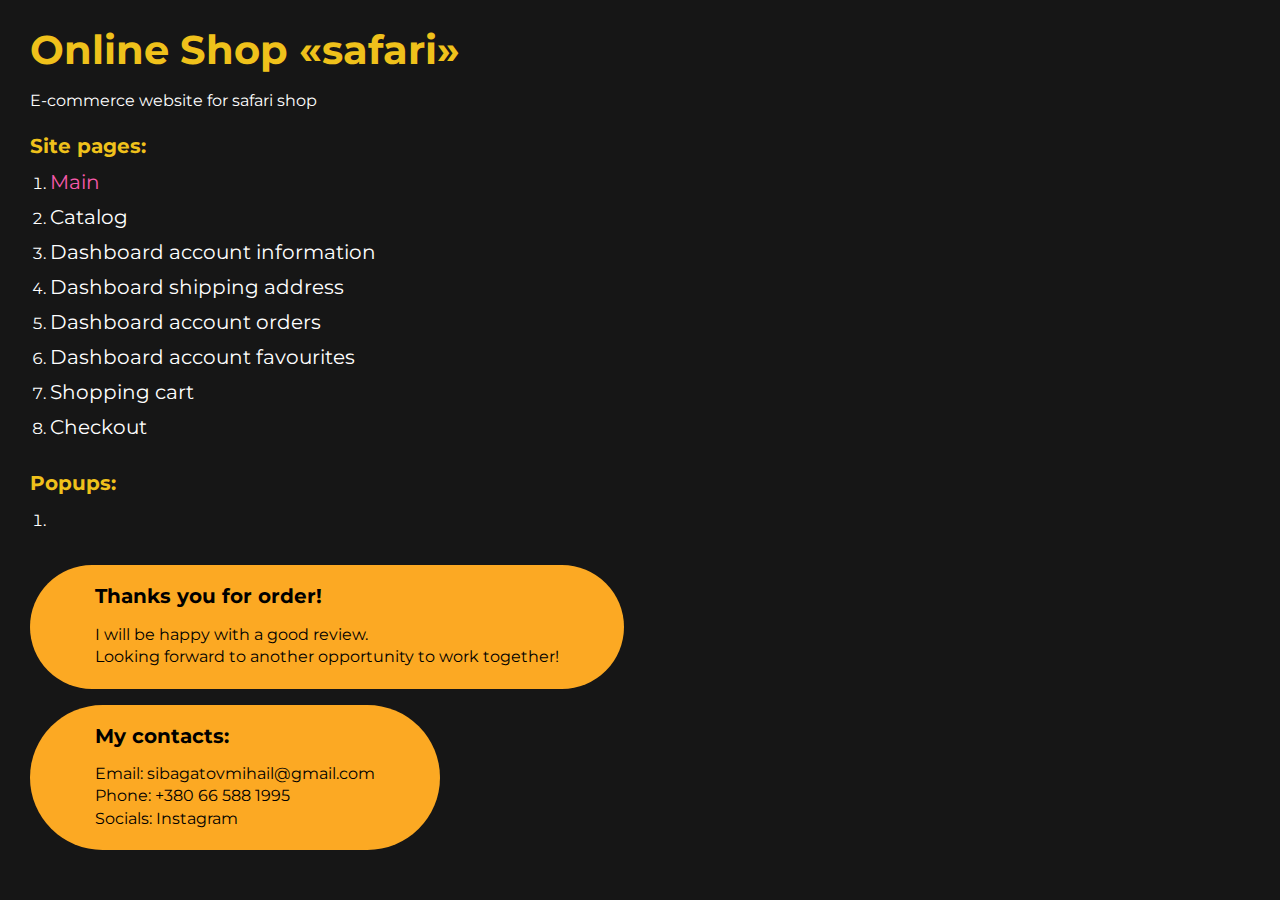
<file: index.html>
<!DOCTYPE html>
<html>

<head>
	<meta charset="UTF-8">
	<meta name="viewport" content="width=device-width, initial-scale=1.0">
	<title>Website «safari»</title>
</head>

<body>
	<div class="rootpage">
		<h1>Online Shop «safari»</h1>
		<div class="rootpage__info">
			E-commerce website for safari shop
		</div>
		<h2>Site pages:</h2>
		<ol class="rootpage__list">
			<li><a target="_blank" href="home.html">Main</a></li>
			<li><a target="_blank" href="catalog.html">Catalog</a></li>
			<li><a target="_blank" href="account-info.html">Dashboard account information</a></li>
			<li><a target="_blank" href="address-book.html">Dashboard shipping address </a></li>
			<li><a target="_blank" href="account-orders.html">Dashboard account orders</a></li>
			<li><a target="_blank" href="accounts-favourites.html">Dashboard account favourites</a></li>
			<li><a target="_blank" href="shopping-cart.html">Shopping cart</a></li>
			<li><a target="_blank" href="checkout.html">Checkout</a></li>
		</ol>
		<h2>Popups:</h2>
		<ol class="rootpage__list">
			<li><a target="_blank" href="home.html#"></a></li>
		</ol>
		<div class="rootpage__tnx">
			<h2>Thanks you for order!</h2>
			<p>I will be happy with a good review.</p>
			<p>Looking forward to another opportunity to work together!</p>
		</div>
		<div class="rootpage__contacts">
			<h2>My contacts: </h2>
			<p>Email: <a href="mailto:email@gmail.com">sibagatovmihail@gmail.com</a></p>
			<p>Phone: <a href="tel:8800800800">+380 66 588 1995</a></p>
			<p>Socials: <a href="https://instagram.com/michail_os?igshid=OGQ5ZDc2ODk2ZA==">Instagram</a></p>
		</div>
	</div>
</body>
<style>
	@charset "UTF-8";
	@import url("https://fonts.googleapis.com/css?family=Montserrat:regular,700&display=swap");

	*,
	*::before,
	*::after {
		padding: 0px;
		margin: 0px;
		border: 0px;
		box-sizing: border-box;
	}

	html,
	body {
		height: 100%;
		margin: 0;
		padding: 0;
		min-width: 320px;
		width: 100%;
		color: #fff;
		background-color: #161616;
	}

	body {
		font-family: Montserrat;
		font-size: 100%;
		line-height: 1;
		font-size: 1rem;
	}

	a {
		color: #fff;
		text-decoration: none;
	}

	a:visited {
		color: #d3d1d1;
		text-decoration: underline;
	}

	a:hover {
		color: #fff;
		text-decoration: underline;
	}

	ul li {
		list-style: none;
	}

	ol li:first-child a {
		color: #f75aab;
	}

	ol li a {
		font-size: 1.25rem;
	}

	img {
		vertical-align: top;
	}

	.wrapper {
		width: 100%;
		min-height: 100%;
		overflow: hidden;
	}

	.rootpage {
		padding: 30px;
		display: flex;
		flex-direction: column;
		align-items: flex-start;
	}

	@media (max-width: 767px) {
		.rootpage {
			padding: 30px 15px;
		}
	}

	h1 {
		color: #efc11b;
		font-weight: 700;
		font-size: 2.5rem;
		margin: 0px 0px 1.25rem 0px;
	}

	@media (max-width: 767px) {
		h1 {
			font-size: 1.85rem;
			margin: 0px 0px 1.25rem 0px;
		}
	}

	h2 {
		color: #efc11b;
		font-size: 1.25rem;
		margin: 0px 0px 1rem 0px;
	}

	@media (max-width: 767px) {
		h2 {
			font-size: 1.125rem;
			margin: 0px 0px 1rem 0px;
		}
	}

	.rootpage__info {
		color: #Fff;
		line-height: 140%;
		margin: 0px 0px 1.5rem 0px;
	}

	.rootpage__list {
		margin: 0px 0px 2.25rem 1.25rem;
	}

	.rootpage__list li:not(:last-child) {
		margin: 0px 0px 15px 0px;
	}

	.rootpage__contacts,
	.rootpage__tnx {
		border-radius: 200px;
		padding: 20px 65px;
		line-height: 140%;
	}

	@media (max-width: 767.98px) {

		.rootpage__contacts,
		.rootpage__tnx {
			width: 100%;
			border-radius: 40px;
			padding: 20px 30px;
		}
	}

	.rootpage__contacts {
		background: #fca923;
		color: #000;
	}

	.rootpage__contacts h2 {
		color: #000;
	}

	.rootpage__contacts a {
		color: #000;
	}

	.rootpage__tnx {
		background: #fca923;
		color: #000;
		margin: 0px 0px 1rem 0px;
	}

	.rootpage__tnx h2 {
		color: #000;
	}
</style>

</html>
</file>
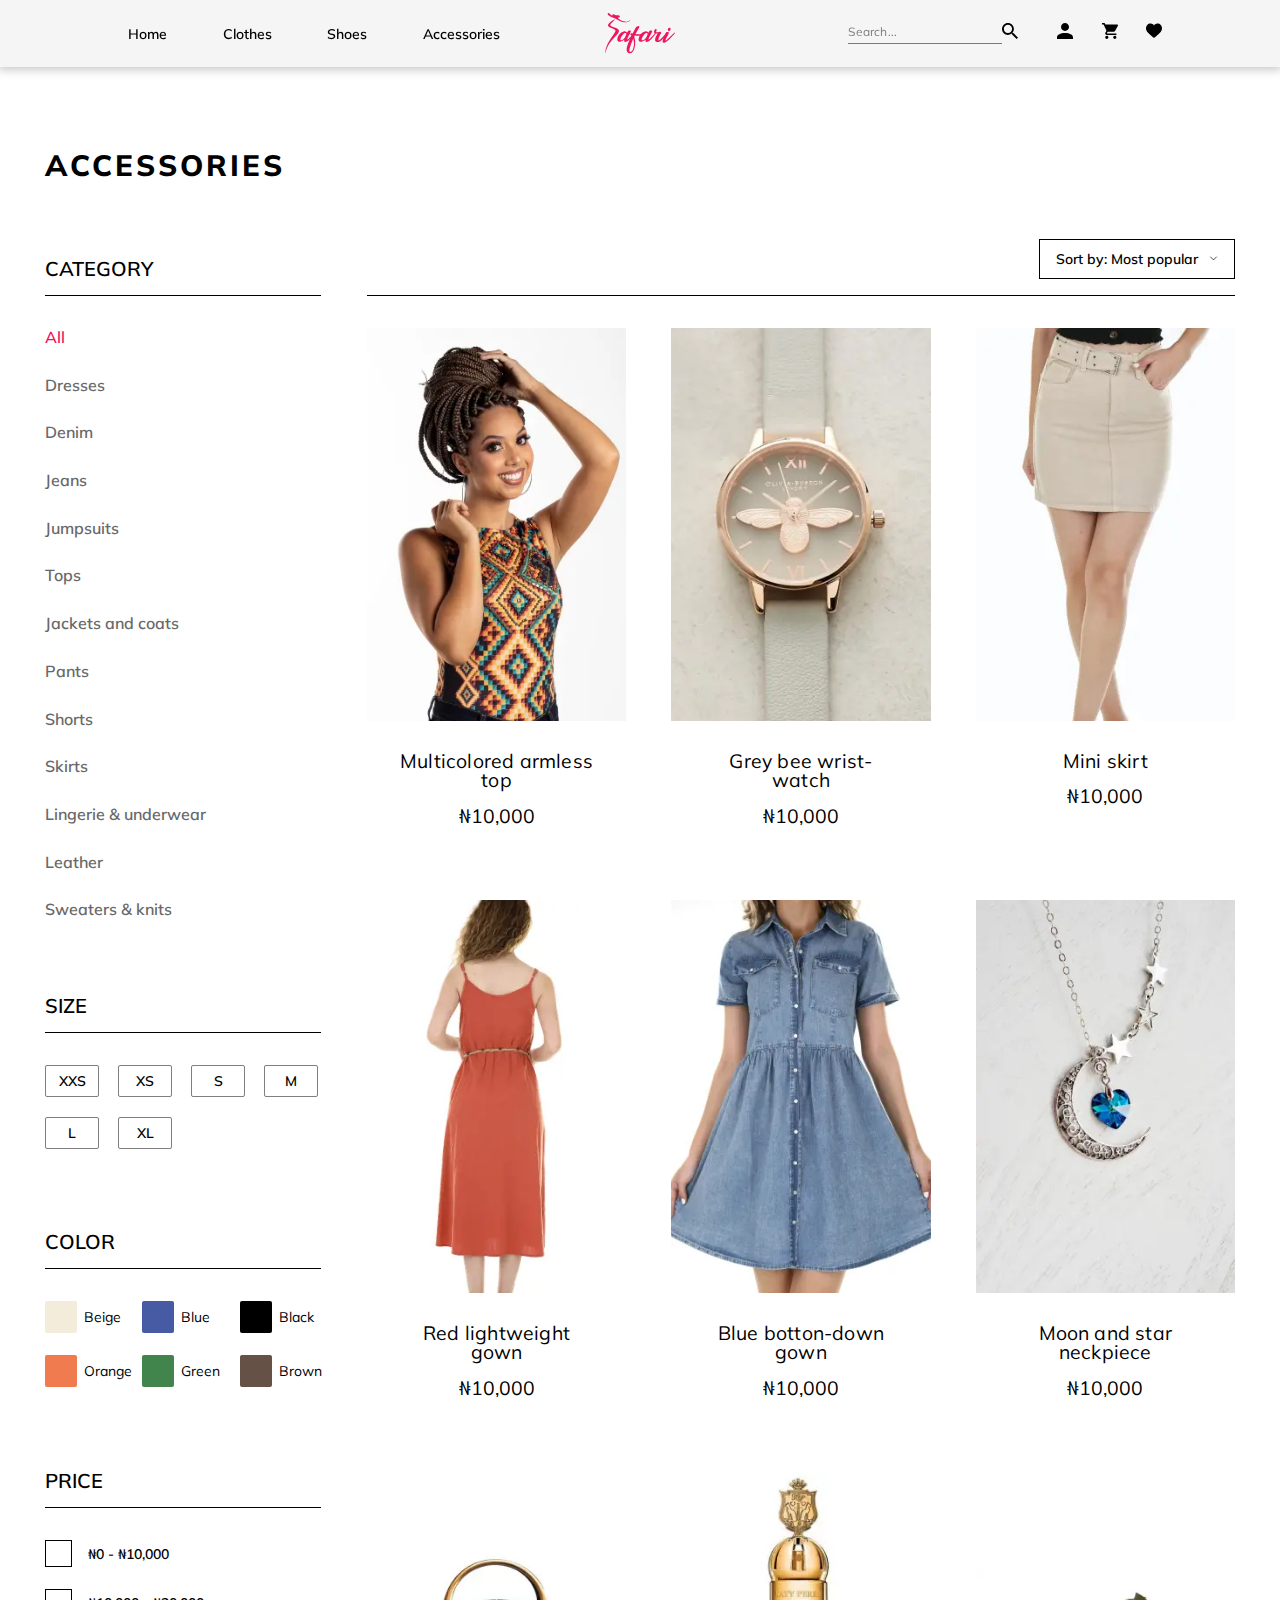
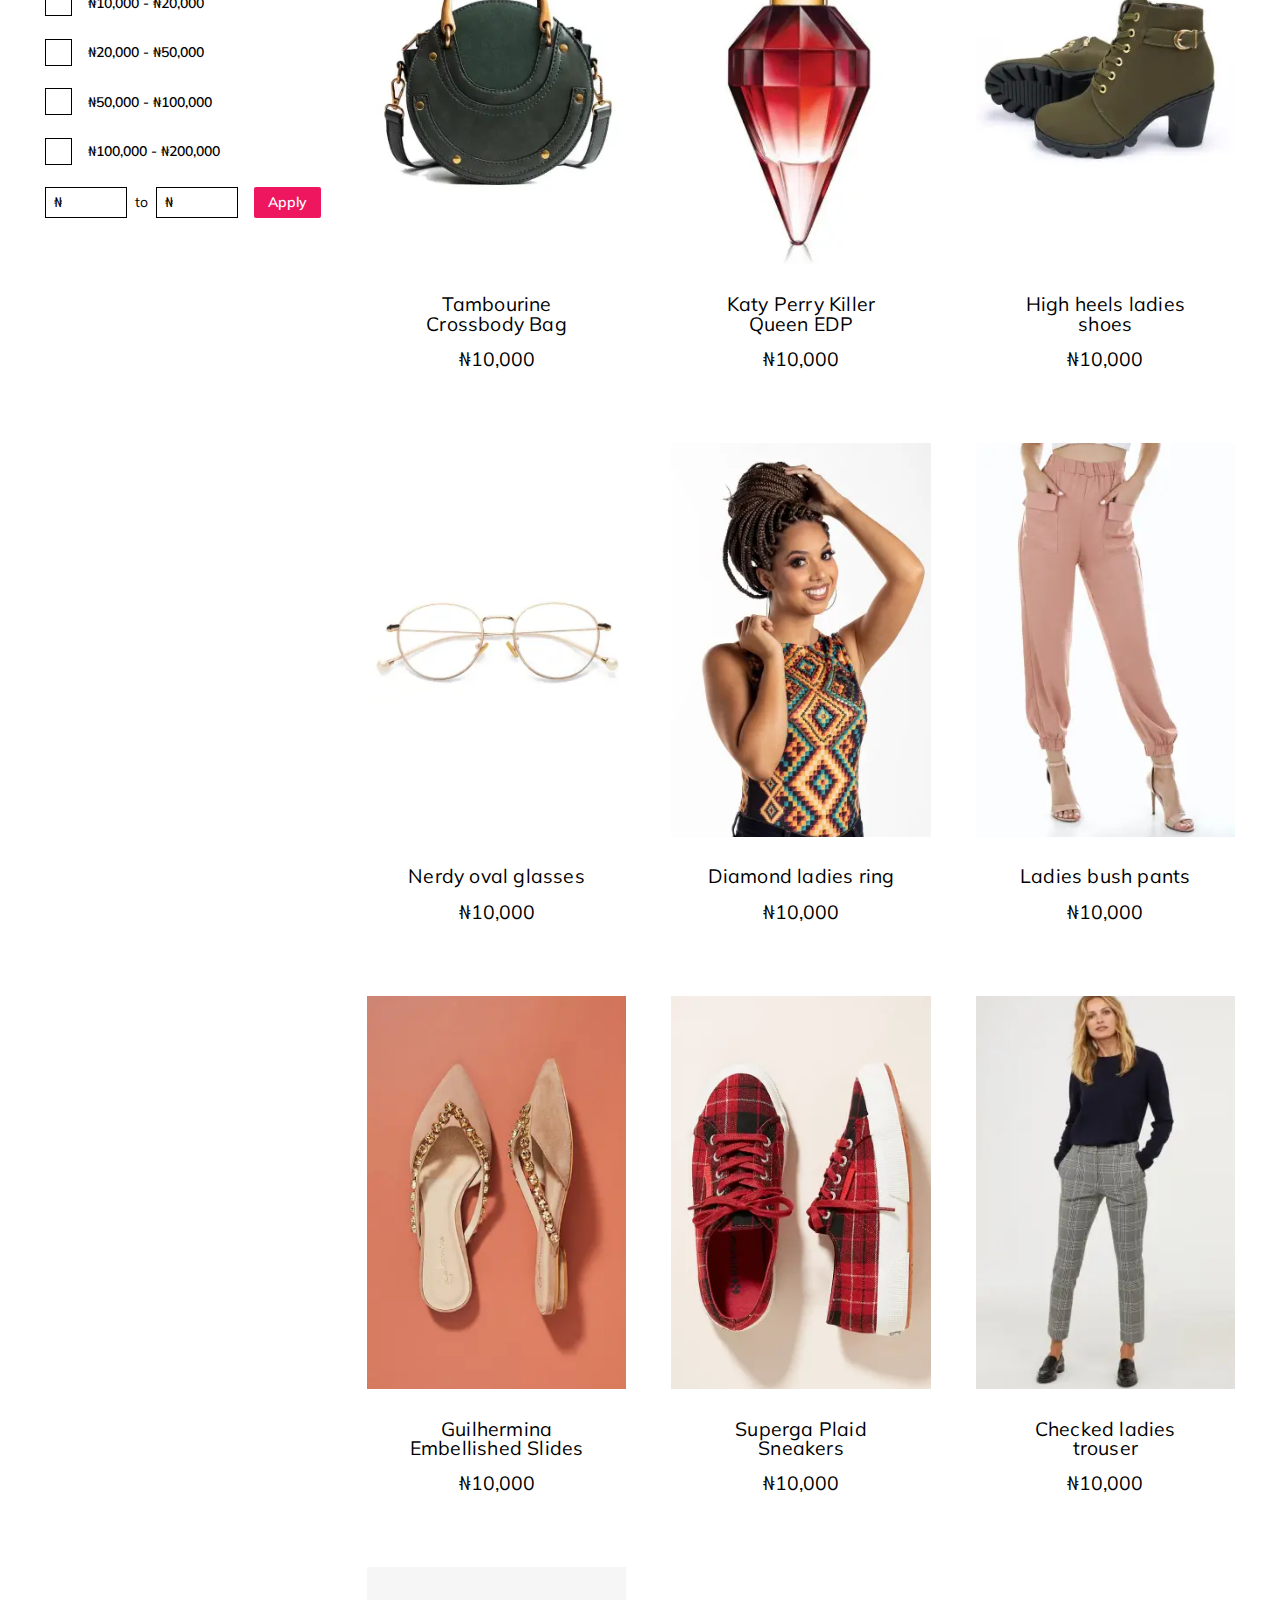
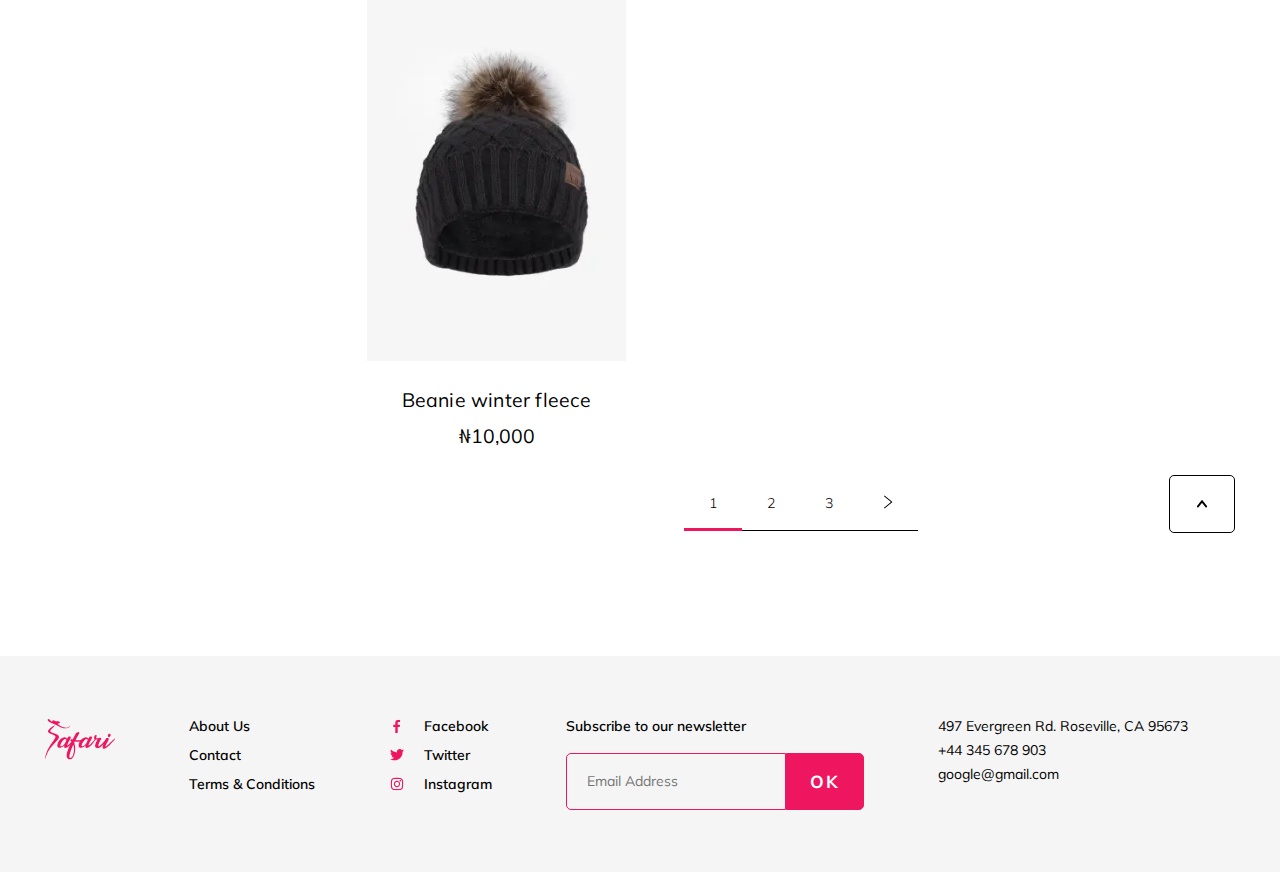
<file: accessories.html>
<!DOCTYPE html>
<html lang="en">

<head>
	<title>Safari</title>
	<meta charset="UTF-8">
	<meta name="format-detection" content="telephone=no">
	<!-- <style>body{opacity: 0;}</style> -->
	<link rel="stylesheet" href="css/style.min.css?_v=20230717130036">
	<link rel="shortcut icon" href="favicon.ico">
	<!-- <meta name="robots" content="noindex, nofollow"> -->
	<meta name="viewport" content="width=device-width, initial-scale=1.0">
	<link rel="apple-touch-icon" sizes="180x180" href="/apple-touch-icon.png">
	<link rel="icon" type="image/png" sizes="32x32" href="/favicon-32x32.png">
	<link rel="icon" type="image/png" sizes="16x16" href="/favicon-16x16.png">
	<link rel="manifest" href="/site.webmanifest">
	<link rel="mask-icon" href="/safari-pinned-tab.svg" color="#d55b87">
	<meta name="msapplication-TileColor" content="#ffffff">
	<meta name="theme-color" content="#ffffff">
</head>

<body>
	<div class="wrapper">
		<header class="header">
			<div class="header__container-big">
				<div class="header__menu menu">
					<nav class="menu__body">
						<ul class="menu__list">
							<li class="menu__item">
								<a href="home.html" class="menu__link">
									Home
								</a>
							</li>
							<li class="menu__item">
								<a href="catalog.html" class="menu__link">
									Clothes
								</a>
							</li>
							<li class="menu__item">
								<a href="shoes.html" class="menu__link">
									Shoes
								</a>
							</li>
							<li class="menu__item">
								<a href="accessories.html" class="menu__link">
									Accessories
								</a>
							</li>
						</ul>
					</nav>
				</div>
				<a href="home.html" class="header__logo">
					<img src="img/logo.svg" alt="safari">
				</a>
				<div class="header__actions">
					<form class="header__search search-header">
						<div class="search-header__line">
							<input autocomplete="off" type="search" name="form[]" placeholder="Search..." class="search-header__input" id="search">
						</div>
						<label for="search" class="search-header__icon">
							<svg>
								<use xlink:href="img/icons/icons.svg#search"></use>
							</svg>
						</label>
					</form>
					<ul class="header__items">
						<li class="header__item">
							<a href="account-info.html" class="header__link">
								<svg>
									<use xlink:href="img/icons/icons.svg#account"></use>
								</svg>
							</a>
						</li>
						<li class="header__item">
							<a href="shopping-cart.html" class="header__link">
								<svg>
									<use xlink:href="img/icons/icons.svg#cart"></use>
								</svg>
							</a>
						</li>
						<li class="header__item">
							<a href="accounts-favourites.html" class="header__link">
								<svg>
									<use xlink:href="img/icons/icons.svg#like"></use>
								</svg>
							</a>
						</li>
					</ul>
					<button type="button" class="menu__icon icon-menu"><span></span></button>
				</div>
			</div>
		</header>
		<main class="page">
			<section class="page__catalog catalog-page">
				<div class="catalog-page__container">
					<h2 class="catalog-page__title">
						Accessories
					</h2>
					<form action="#" class="catalog-page__form" data-dev>
						<aside data-spollers="767.98, max" class="catalog-page__filters">
							<details class="catalog-page__spollers">
								<summary class="catalog-page__spoller-title">
									Filters
								</summary>
								<div class="catalog-page__spoller-wrapper">
									<div class="catalog-page__filter filter-catalog">
										<div class="filter-catalog__heading">
											<h3 class="filter-catalog__title">
												Category
											</h3>
										</div>
										<div class="filter-catalog__body category-filter">
											<ul class="category-filter__list">
												<li class="category-filter__item _active">
													<a href="#" class="category-filter__link ">
														All
													</a>
												</li>
												<li class="category-filter__item">
													<a href="#" class="category-filter__link _actiive">
														Dresses
													</a>
												</li>
												<li class="category-filter__item">
													<a href="#" class="category-filter__link _actiive">
														Denim
													</a>
												</li>
												<li class="category-filter__item">
													<a href="#" class="category-filter__link _actiive">
														Jeans
													</a>
												</li>
												<li class="category-filter__item">
													<a href="#" class="category-filter__link _actiive">
														Jumpsuits
													</a>
												</li>
												<li class="category-filter__item">
													<a href="#" class="category-filter__link _actiive">
														Tops
													</a>
												</li>
												<li class="category-filter__item">
													<a href="#" class="category-filter__link _actiive">
														Jackets and coats
													</a>
												</li>
												<li class="category-filter__item">
													<a href="#" class="category-filter__link _actiive">
														Pants
													</a>
												</li>
												<li class="category-filter__item">
													<a href="#" class="category-filter__link _actiive">
														Shorts
													</a>
												</li>
												<li class="category-filter__item">
													<a href="#" class="category-filter__link _actiive">
														Skirts
													</a>
												</li>
												<li class="category-filter__item">
													<a href="#" class="category-filter__link _actiive">
														Lingerie & underwear
													</a>
												</li>
												<li class="category-filter__item">
													<a href="#" class="category-filter__link _actiive">
														Leather
													</a>
												</li>
												<li class="category-filter__item">
													<a href="#" class="category-filter__link _actiive">
														Sweaters & knits
													</a>
												</li>
											</ul>
										</div>
									</div>
									<div class="catalog-page__filter filter-catalog">
										<div class="filter-catalog__heading">
											<h3 class="filter-catalog__title">
												Size
											</h3>
											<button type="button" class="filter-catalog__clear">
												Clear
												<svg>
													<use xlink:href="img/icons/icons.svg#clear"></use>
												</svg>
											</button>
										</div>
										<div class="filter-catalog__body size-filter">
											<div class="size-filter__item checkbox">
												<input id="c_1" data-error="Помилка" class="checkbox__input" type="checkbox" value="1" name="form[]">
												<label for="c_1" class="checkbox__label"><span class="checkbox__text">XXS</span></label>
											</div>
											<div class="size-filter__item checkbox">
												<input id="c_2" data-error="Помилка" class="checkbox__input" type="checkbox" value="1" name="form[]">
												<label for="c_2" class="checkbox__label"><span class="checkbox__text">XS</span></label>
											</div>
											<div class="size-filter__item checkbox">
												<input id="c_3" data-error="Помилка" class="checkbox__input" type="checkbox" value="1" name="form[]">
												<label for="c_3" class="checkbox__label"><span class="checkbox__text">S</span></label>
											</div>
											<div class="size-filter__item checkbox">
												<input id="c_4" data-error="Помилка" class="checkbox__input" type="checkbox" value="1" name="form[]">
												<label for="c_4" class="checkbox__label"><span class="checkbox__text">M</span></label>
											</div>
											<div class="size-filter__item checkbox">
												<input id="c_5" data-error="Помилка" class="checkbox__input" type="checkbox" value="1" name="form[]">
												<label for="c_5" class="checkbox__label"><span class="checkbox__text">L</span></label>
											</div>
											<div class="size-filter__item checkbox">
												<input id="c_6" data-error="Помилка" class="checkbox__input" type="checkbox" value="1" name="form[]">
												<label for="c_6" class="checkbox__label"><span class="checkbox__text">XL</span></label>
											</div>
										</div>
									</div>
									<div class="catalog-page__filter filter-catalog">
										<div class="filter-catalog__heading">
											<h3 class="filter-catalog__title">
												Color
											</h3>
											<button type="button" class="filter-catalog__clear">
												Clear
												<svg>
													<use xlink:href="img/icons/icons.svg#clear"></use>
												</svg>
											</button>
										</div>
										<div class="filter-catalog__body color-filter">
											<div class="checkbox _beige">
												<input id="color_1" data-error="Помилка" class="checkbox__input" type="checkbox" value="1" name="form[]">
												<label for="color_1" class="checkbox__label"><span class="checkbox__text">Beige</span></label>
											</div>
											<div class="checkbox _blue">
												<input id="color_2" data-error="Помилка" class="checkbox__input" type="checkbox" value="1" name="form[]">
												<label for="color_2" class="checkbox__label"><span class="checkbox__text">Blue</span></label>
											</div>
											<div class="checkbox _black">
												<input id="color_3" data-error="Помилка" class="checkbox__input" type="checkbox" value="1" name="form[]">
												<label for="color_3" class="checkbox__label"><span class="checkbox__text">Black</span></label>
											</div>
											<div class="checkbox _orange">
												<input id="color_4" data-error="Помилка" class="checkbox__input" type="checkbox" value="1" name="form[]">
												<label for="color_4" class="checkbox__label"><span class="checkbox__text">Orange</span></label>
											</div>
											<div class="checkbox _green">
												<input id="color_5" data-error="Помилка" class="checkbox__input" type="checkbox" value="1" name="form[]">
												<label for="color_5" class="checkbox__label"><span class="checkbox__text">Green</span></label>
											</div>
											<div class="checkbox _brown">
												<input id="color_6" data-error="Помилка" class="checkbox__input" type="checkbox" value="1" name="form[]">
												<label for="color_6" class="checkbox__label"><span class="checkbox__text">Brown</span></label>
											</div>
										</div>
									</div>
									<div class="catalog-page__filter filter-catalog">
										<div class="filter-catalog__heading">
											<h3 class="filter-catalog__title">
												Price
											</h3>
											<button type="button" class="filter-catalog__clear">
												Clear
												<svg>
													<use xlink:href="img/icons/icons.svg#clear"></use>
												</svg>
											</button>
										</div>
										<div class="filter-catalog__body price-filter">
											<div class="checkbox">
												<input id="price_1" data-error="Помилка" class="checkbox__input" type="checkbox" value="1" name="form[]">
												<label for="price_1" class="checkbox__label"><span class="checkbox__text">₦0 - ₦10,000</span></label>
											</div>
											<div class="checkbox">
												<input id="price_2" data-error="Помилка" class="checkbox__input" type="checkbox" value="1" name="form[]">
												<label for="price_2" class="checkbox__label"><span class="checkbox__text">₦10,000 - ₦20,000</span></label>
											</div>
											<div class="checkbox">
												<input id="price_3" data-error="Помилка" class="checkbox__input" type="checkbox" value="1" name="form[]">
												<label for="price_3" class="checkbox__label"><span class="checkbox__text">₦20,000 - ₦50,000</span></label>
											</div>
											<div class="checkbox">
												<input id="price_4" data-error="Помилка" class="checkbox__input" type="checkbox" value="1" name="form[]">
												<label for="price_4" class="checkbox__label"><span class="checkbox__text">₦50,000 - ₦100,000</span></label>
											</div>
											<div class="checkbox">
												<input id="price_5" data-error="Помилка" class="checkbox__input" type="checkbox" value="1" name="form[]">
												<label for="price_5" class="checkbox__label"><span class="checkbox__text">₦100,000 - ₦200,000</span></label>
											</div>
											<div class="price-filter__form">
												<div class="price-filter__fields">
													<div class="price-filter__field">
														<input autocomplete="off" type="text" name="form[]" data-error="Помилка" placeholder="" class="price-filter__input">
													</div>
													<span>to</span>
													<div class="price-filter__field">
														<input autocomplete="off" type="text" name="form[]" data-error="Помилка" placeholder="" class="price-filter__input">
													</div>
												</div>
												<button type="button" class="price-filter__button">Apply</button>
											</div>
										</div>
									</div>
								</div>
							</details>
						</aside>
						<div class="catalog-page__content">
							<div class="catalog-page__heading">
								<select name="form[]" data-class-modif="catalog">
									<option value="1" selected>Sort by: Most popular</option>
									<option value="2">Best Selling</option>
									<option value="3">Price: High to Low</option>
									<option value="4">Price: Low to High</option>
								</select>
							</div>
							<div class="catalog-page__items items-catalog">
								<article class="items-catalog__item">
									<div class="items-catalog__main">
										<a href="#" class="items-catalog__image-ibg">
											<picture><source data-srcset="img/catalog/01.webp" srcset="[data-uri]" type="image/webp"><img src="[data-uri]"  data-src="img/catalog/01.jpeg" alt="item"></picture>
										</a>
										<div class="items-catalog__actions">
											<button class="items-catalog__button items-catalog__button_like">
												<svg>
													<use xlink:href="img/icons/icons.svg#like"></use>
												</svg>
											</button>
											<button class="items-catalog__button">
												add to cart
												<svg>
													<use xlink:href="img/icons/icons.svg#cart"></use>
												</svg>
											</button>
										</div>
									</div>
									<div class="items-catalog__body">
										<a href="#" class="items-catalog__title">
											Multicolored armless top
										</a>
										<div class="items-catalog__price">
											₦10,000
										</div>
									</div>
								</article>
								<article class="items-catalog__item">
									<div class="items-catalog__main">
										<a href="#" class="items-catalog__image-ibg">
											<picture><source data-srcset="img/catalog/02.webp" srcset="[data-uri]" type="image/webp"><img src="[data-uri]"  data-src="img/catalog/02.jpeg" alt="item"></picture>
										</a>
										<div class="items-catalog__actions">
											<button class="items-catalog__button items-catalog__button_like">
												<svg>
													<use xlink:href="img/icons/icons.svg#like"></use>
												</svg>
											</button>
											<button class="items-catalog__button">
												add to cart
												<svg>
													<use xlink:href="img/icons/icons.svg#cart"></use>
												</svg>
											</button>
										</div>
									</div>
									<div class="items-catalog__body">
										<a href="#" class="items-catalog__title">
											Grey bee wrist-watch
										</a>
										<div class="items-catalog__price">
											₦10,000
										</div>
									</div>
								</article>
								<article class="items-catalog__item">
									<div class="items-catalog__main">
										<a href="#" class="items-catalog__image-ibg">
											<picture><source data-srcset="img/catalog/03.webp" srcset="[data-uri]" type="image/webp"><img src="[data-uri]"  data-src="img/catalog/03.jpeg" alt="item"></picture>
										</a>
										<div class="items-catalog__actions">
											<button class="items-catalog__button items-catalog__button_like">
												<svg>
													<use xlink:href="img/icons/icons.svg#like"></use>
												</svg>
											</button>
											<button class="items-catalog__button">
												add to cart
												<svg>
													<use xlink:href="img/icons/icons.svg#cart"></use>
												</svg>
											</button>
										</div>
									</div>
									<div class="items-catalog__body">
										<a href="#" class="items-catalog__title">
											Mini skirt
										</a>
										<div class="items-catalog__price">
											₦10,000
										</div>
									</div>
								</article>
								<article class="items-catalog__item">
									<div class="items-catalog__main">
										<a href="#" class="items-catalog__image-ibg">
											<picture><source data-srcset="img/catalog/04.webp" srcset="[data-uri]" type="image/webp"><img src="[data-uri]"  data-src="img/catalog/04.jpeg" alt="item"></picture>
										</a>
										<div class="items-catalog__actions">
											<button class="items-catalog__button items-catalog__button_like">
												<svg>
													<use xlink:href="img/icons/icons.svg#like"></use>
												</svg>
											</button>
											<button class="items-catalog__button">
												add to cart
												<svg>
													<use xlink:href="img/icons/icons.svg#cart"></use>
												</svg>
											</button>
										</div>
									</div>
									<div class="items-catalog__body">
										<a href="#" class="items-catalog__title">
											Red lightweight gown
										</a>
										<div class="items-catalog__price">
											₦10,000
										</div>
									</div>
								</article>
								<article class="items-catalog__item">
									<div class="items-catalog__main">
										<a href="#" class="items-catalog__image-ibg">
											<picture><source data-srcset="img/catalog/05.webp" srcset="[data-uri]" type="image/webp"><img src="[data-uri]"  data-src="img/catalog/05.jpeg" alt="item"></picture>
										</a>
										<div class="items-catalog__actions">
											<button class="items-catalog__button items-catalog__button_like">
												<svg>
													<use xlink:href="img/icons/icons.svg#like"></use>
												</svg>
											</button>
											<button class="items-catalog__button">
												add to cart
												<svg>
													<use xlink:href="img/icons/icons.svg#cart"></use>
												</svg>
											</button>
										</div>
									</div>
									<div class="items-catalog__body">
										<a href="#" class="items-catalog__title">
											Blue botton-down gown
										</a>
										<div class="items-catalog__price">
											₦10,000
										</div>
									</div>
								</article>
								<article class="items-catalog__item">
									<div class="items-catalog__main">
										<a href="#" class="items-catalog__image-ibg">
											<picture><source data-srcset="img/catalog/06.webp" srcset="[data-uri]" type="image/webp"><img src="[data-uri]"  data-src="img/catalog/06.jpeg" alt="item"></picture>
										</a>
										<div class="items-catalog__actions">
											<button class="items-catalog__button items-catalog__button_like">
												<svg>
													<use xlink:href="img/icons/icons.svg#like"></use>
												</svg>
											</button>
											<button class="items-catalog__button">
												add to cart
												<svg>
													<use xlink:href="img/icons/icons.svg#cart"></use>
												</svg>
											</button>
										</div>
									</div>
									<div class="items-catalog__body">
										<a href="#" class="items-catalog__title">
											Moon and star neckpiece
										</a>
										<div class="items-catalog__price">
											₦10,000
										</div>
									</div>
								</article>
								<article class="items-catalog__item">
									<div class="items-catalog__main">
										<a href="#" class="items-catalog__image-ibg">
											<picture><source data-srcset="img/catalog/07.webp" srcset="[data-uri]" type="image/webp"><img src="[data-uri]"  data-src="img/catalog/07.jpeg" alt="item"></picture>
										</a>
										<div class="items-catalog__actions">
											<button class="items-catalog__button items-catalog__button_like">
												<svg>
													<use xlink:href="img/icons/icons.svg#like"></use>
												</svg>
											</button>
											<button class="items-catalog__button">
												add to cart
												<svg>
													<use xlink:href="img/icons/icons.svg#cart"></use>
												</svg>
											</button>
										</div>
									</div>
									<div class="items-catalog__body">
										<a href="#" class="items-catalog__title">
											Tambourine Crossbody Bag
										</a>
										<div class="items-catalog__price">
											₦10,000
										</div>
									</div>
								</article>
								<article class="items-catalog__item">
									<div class="items-catalog__main">
										<a href="#" class="items-catalog__image-ibg">
											<picture><source data-srcset="img/catalog/08.webp" srcset="[data-uri]" type="image/webp"><img src="[data-uri]"  data-src="img/catalog/08.jpeg" alt="item"></picture>
										</a>
										<div class="items-catalog__actions">
											<button class="items-catalog__button items-catalog__button_like">
												<svg>
													<use xlink:href="img/icons/icons.svg#like"></use>
												</svg>
											</button>
											<button class="items-catalog__button">
												add to cart
												<svg>
													<use xlink:href="img/icons/icons.svg#cart"></use>
												</svg>
											</button>
										</div>
									</div>
									<div class="items-catalog__body">
										<a href="#" class="items-catalog__title">
											Katy Perry Killer Queen EDP
										</a>
										<div class="items-catalog__price">
											₦10,000
										</div>
									</div>
								</article>
								<article class="items-catalog__item">
									<div class="items-catalog__main">
										<a href="#" class="items-catalog__image-ibg">
											<picture><source data-srcset="img/catalog/09.webp" srcset="[data-uri]" type="image/webp"><img src="[data-uri]"  data-src="img/catalog/09.jpeg" alt="item"></picture>
										</a>
										<div class="items-catalog__actions">
											<button class="items-catalog__button items-catalog__button_like">
												<svg>
													<use xlink:href="img/icons/icons.svg#like"></use>
												</svg>
											</button>
											<button class="items-catalog__button">
												add to cart
												<svg>
													<use xlink:href="img/icons/icons.svg#cart"></use>
												</svg>
											</button>
										</div>
									</div>
									<div class="items-catalog__body">
										<a href="#" class="items-catalog__title">
											High heels ladies shoes
										</a>
										<div class="items-catalog__price">
											₦10,000
										</div>
									</div>
								</article>
								<article class="items-catalog__item">
									<div class="items-catalog__main">
										<a href="#" class="items-catalog__image-ibg">
											<picture><source data-srcset="img/catalog/10.webp" srcset="[data-uri]" type="image/webp"><img src="[data-uri]"  data-src="img/catalog/10.jpeg" alt="item"></picture>
										</a>
										<div class="items-catalog__actions">
											<button class="items-catalog__button items-catalog__button_like">
												<svg>
													<use xlink:href="img/icons/icons.svg#like"></use>
												</svg>
											</button>
											<button class="items-catalog__button">
												add to cart
												<svg>
													<use xlink:href="img/icons/icons.svg#cart"></use>
												</svg>
											</button>
										</div>
									</div>
									<div class="items-catalog__body">
										<a href="#" class="items-catalog__title">
											Nerdy oval glasses
										</a>
										<div class="items-catalog__price">
											₦10,000
										</div>
									</div>
								</article>
								<article class="items-catalog__item">
									<div class="items-catalog__main">
										<a href="#" class="items-catalog__image-ibg">
											<picture><source data-srcset="img/catalog/01.webp" srcset="[data-uri]" type="image/webp"><img src="[data-uri]"  data-src="img/catalog/01.jpeg" alt="item"></picture>
										</a>
										<div class="items-catalog__actions">
											<button class="items-catalog__button items-catalog__button_like">
												<svg>
													<use xlink:href="img/icons/icons.svg#like"></use>
												</svg>
											</button>
											<button class="items-catalog__button">
												add to cart
												<svg>
													<use xlink:href="img/icons/icons.svg#cart"></use>
												</svg>
											</button>
										</div>
									</div>
									<div class="items-catalog__body">
										<a href="#" class="items-catalog__title">
											Diamond ladies ring
										</a>
										<div class="items-catalog__price">
											₦10,000
										</div>
									</div>
								</article>
								<article class="items-catalog__item">
									<div class="items-catalog__main">
										<a href="#" class="items-catalog__image-ibg">
											<picture><source data-srcset="img/catalog/12.webp" srcset="[data-uri]" type="image/webp"><img src="[data-uri]"  data-src="img/catalog/12.jpeg" alt="item"></picture>
										</a>
										<div class="items-catalog__actions">
											<button class="items-catalog__button items-catalog__button_like">
												<svg>
													<use xlink:href="img/icons/icons.svg#like"></use>
												</svg>
											</button>
											<button class="items-catalog__button">
												add to cart
												<svg>
													<use xlink:href="img/icons/icons.svg#cart"></use>
												</svg>
											</button>
										</div>
									</div>
									<div class="items-catalog__body">
										<a href="#" class="items-catalog__title">
											Ladies bush pants
										</a>
										<div class="items-catalog__price">
											₦10,000
										</div>
									</div>
								</article>
								<article class="items-catalog__item">
									<div class="items-catalog__main">
										<a href="#" class="items-catalog__image-ibg">
											<picture><source data-srcset="img/catalog/13.webp" srcset="[data-uri]" type="image/webp"><img src="[data-uri]"  data-src="img/catalog/13.jpeg" alt="item"></picture>
										</a>
										<div class="items-catalog__actions">
											<button class="items-catalog__button items-catalog__button_like">
												<svg>
													<use xlink:href="img/icons/icons.svg#like"></use>
												</svg>
											</button>
											<button class="items-catalog__button">
												add to cart
												<svg>
													<use xlink:href="img/icons/icons.svg#cart"></use>
												</svg>
											</button>
										</div>
									</div>
									<div class="items-catalog__body">
										<a href="#" class="items-catalog__title">
											Guilhermina Embellished Slides
										</a>
										<div class="items-catalog__price">
											₦10,000
										</div>
									</div>
								</article>
								<article class="items-catalog__item">
									<div class="items-catalog__main">
										<a href="#" class="items-catalog__image-ibg">
											<picture><source data-srcset="img/catalog/14.webp" srcset="[data-uri]" type="image/webp"><img src="[data-uri]"  data-src="img/catalog/14.jpeg" alt="item"></picture>
										</a>
										<div class="items-catalog__actions">
											<button class="items-catalog__button items-catalog__button_like">
												<svg>
													<use xlink:href="img/icons/icons.svg#like"></use>
												</svg>
											</button>
											<button class="items-catalog__button">
												add to cart
												<svg>
													<use xlink:href="img/icons/icons.svg#cart"></use>
												</svg>
											</button>
										</div>
									</div>
									<div class="items-catalog__body">
										<a href="#" class="items-catalog__title">
											Superga Plaid Sneakers
										</a>
										<div class="items-catalog__price">
											₦10,000
										</div>
									</div>
								</article>
								<article class="items-catalog__item">
									<div class="items-catalog__main">
										<a href="#" class="items-catalog__image-ibg">
											<picture><source data-srcset="img/catalog/15.webp" srcset="[data-uri]" type="image/webp"><img src="[data-uri]"  data-src="img/catalog/15.jpeg" alt="item"></picture>
										</a>
										<div class="items-catalog__actions">
											<button class="items-catalog__button items-catalog__button_like">
												<svg>
													<use xlink:href="img/icons/icons.svg#like"></use>
												</svg>
											</button>
											<button class="items-catalog__button">
												add to cart
												<svg>
													<use xlink:href="img/icons/icons.svg#cart"></use>
												</svg>
											</button>
										</div>
									</div>
									<div class="items-catalog__body">
										<a href="#" class="items-catalog__title">
											Checked ladies trouser
										</a>
										<div class="items-catalog__price">
											₦10,000
										</div>
									</div>
								</article>
								<article class="items-catalog__item">
									<div class="items-catalog__main">
										<a href="#" class="items-catalog__image-ibg">
											<picture><source data-srcset="img/catalog/16.webp" srcset="[data-uri]" type="image/webp"><img src="[data-uri]"  data-src="img/catalog/16.jpeg" alt="item"></picture>
										</a>
										<div class="items-catalog__actions">
											<button class="items-catalog__button items-catalog__button_like">
												<svg>
													<use xlink:href="img/icons/icons.svg#like"></use>
												</svg>
											</button>
											<button class="items-catalog__button">
												add to cart
												<svg>
													<use xlink:href="img/icons/icons.svg#cart"></use>
												</svg>
											</button>
										</div>
									</div>
									<div class="items-catalog__body">
										<a href="#" class="items-catalog__title">
											Beanie winter fleece
										</a>
										<div class="items-catalog__price">
											₦10,000
										</div>
									</div>
								</article>
							</div>
							<div class="catalog-page__pages pages-catalog">
								<ul class="pages-catalog__list">
									<li class="pages-catalog__item _active">
										<a href="#" class="pages-catalog__link"></a>
									</li>
									<li class="pages-catalog__item">
										<a href="#" class="pages-catalog__link"></a>
									</li>
									<li class="pages-catalog__item">
										<a href="#" class="pages-catalog__link"></a>
									</li>
								</ul>
								<button class="pages-catalog__button">
									<svg>
										<use xlink:href="img/icons/icons.svg#arrow"></use>
									</svg>
								</button>
								<button class="pages-catalog__up" data-goto=".page">
									<svg>
										<use xlink:href="img/icons/icons.svg#arrow"></use>
									</svg>
								</button>
							</div>
						</div>
					</form>
				</div>
			</section>
		</main>
		<footer class="footer">
			<div class="footer__container">
				<a href="#" class="footer__logo">
					<img src="img/logo.svg" alt="safari">
				</a>
				<nav class="footer__menu">
					<ul class="footer__list">
						<li class="footer__item">
							<a href="#" class="footer__link">
								About Us
							</a>
						</li>
						<li class="footer__item">
							<a href="#" class="footer__link">
								Contact
							</a>
						</li>
						<li class="footer__item">
							<a href="#" class="footer__link">
								Terms & Conditions
							</a>
						</li>
					</ul>
				</nav>
				<div class="footer__socials socials-footer">
					<a href="#" class="socials-footer__link">
						<svg>
							<use xlink:href="img/icons/icons.svg#fb"></use>
						</svg>
						<span>
							Facebook
						</span>
					</a>
					<a href="#" class="socials-footer__link">
						<svg>
							<use xlink:href="img/icons/icons.svg#twiter"></use>
						</svg>
						<span>
							Twitter
						</span>
					</a>
					<a href="#" class="socials-footer__link">
						<svg>
							<use xlink:href="img/icons/icons.svg#inst"></use>
						</svg>
						<span>
							Instagram
						</span>
					</a>
				</div>
				<div class="footer__news news-footer">
					<form action="#" class="news-footer__form" data-dev>
						<label for="email" class="news-footer__label">Subscribe to our newsletter</label>
						<div class="news-footer__line">
							<input autocomplete="off" type="text" name="form[]" data-error="this isn't email" placeholder="Email Address" class="input news-footer__input" id="email" data-required="email">
							<button type="submit" class="button news-footer__button">OK</button>
						</div>
					</form>
				</div>
				<div class="footer__contacts contacts-footer">
					<div class="contacts-footer__address">
						497 Evergreen Rd. Roseville, CA 95673
					</div>
					<a href="tel:+44345678903" class="contacts-footer__link">+44 345 678 903</a>
					<a href="mailto:google@gmail.com" class="contacts-footer__link">google@gmail.com</a>
				</div>
			</div>
		</footer>
	</div>
	<style>
		.lock body {
			overflow: hidden;
			touch-action: none;
			overscroll-behavior: none;
		}

		.loading body {
			opacity: 0;
			visibility: hidden;
		}

		.loaded body {
			transition: opacity 0.5s ease .7s;
			opacity: 1;
			visibility: visible;
		}
	</style>
	<div id="fls-preloader">
		<!-- Документація: https://template.fls.guru/template-docs/modul-preloader.html -->
		<!-- Стилі для прелоадера -->
		<style>
			* {
				padding: 0px;
				margin: 0px;
				border: 0px;
			}

			*,
			*:before,
			*:after {
				box-sizing: border-box;
			}

			html {
				overflow: hidden;
				touch-action: none;
				overscroll-behavior: none;
			}

			/* Головний блок */
			.fls-preloader {
				pointer-events: none;
				z-index: -1;
				position: fixed;
				width: 100%;
				height: 100%;
				top: 0;
				left: 0;
				display: flex;
				justify-content: center;
				align-items: center;
				background-color: var(--white);
				transition: opacity 1s;
				opacity: 0;
			}

			.loading .fls-preloader {
				opacity: 1;
			}

			/* .loaded .fls-preloader {
			opacity: 0;
			visibility: hidden;
		} */

			/* Блок з елементами */
			.fls-preloader__body {
				padding: 0.93rem;
				max-width: 31.25rem;
				display: flex;
				flex-direction: column;
			}

			.fls-preloader p {
				text-align: center;
				font-family: 'Poppins';
				font-size: 68px;
				color: var(--accent);
			}

			@media (max-width: 479.98px) {
				.fls-preloader p {
					font-size: 52px;
				}
			}

			/* Блок з лічильником */
			/* .fls-preloader__counter {
			font-size: 10rem;
		} */

			/* Прогресбар */
			.fls-preloader__line {}

			/* Лінія прогресбару */
			.fls-preloader__line span {
				display: inline-block;
				transition: width 0.2s ease;
				height: 0.8rem;
				background-color: var(--accent);
			}
		</style>
		<!-- Скріпт прелоадера -->
		<script>
			function preloader() {
				const preloaderImages = document.querySelector('[data-preloader]') ? document.querySelectorAll('[data-preloader] img') : document.querySelectorAll('img');
				const preloaderContainer = document.querySelector('#fls-preloader');
				if (preloaderImages.length) {
					const preloaderTemplate = `
					<div class="fls-preloader">
						<div class="fls-preloader__body">
							<p>Ynnea Vias</p>
							<div class="fls-preloader__line"><span></span></div>
						</div>
					</div>`;
					document.querySelector('html').insertAdjacentHTML("beforeend", preloaderTemplate);

					const
						preloader = document.querySelector('.fls-preloader'),
						showPecentLoad = document.querySelector('.fls-preloader__counter'),
						showLineLoad = document.querySelector('.fls-preloader__line span'),
						htmlDocument = document.documentElement;

					let imagesLoadedCount = counter = progress = 0;

					htmlDocument.classList.add('loading');
					htmlDocument.classList.add('lock');

					preloaderImages.forEach(preloaderImage => {
						const imgClone = document.createElement('img');
						if (imgClone) {
							imgClone.onload = imageLoaded;
							imgClone.onerror = imageLoaded;
							preloaderImage.dataset.src ? imgClone.src = preloaderImage.dataset.src : imgClone.src = preloaderImage.src;
						}
					});

					function setValueProgress(progress) {
						showPecentLoad ? showPecentLoad.innerText = `${progress}%` : null;
						showLineLoad ? showLineLoad.style.width = `${progress}%` : null;
					}
					showPecentLoad ? setValueProgress(progress) : null;

					function imageLoaded() {
						imagesLoadedCount++;
						progress = Math.round((100 / preloaderImages.length) * imagesLoadedCount);
						const intervalId = setInterval(() => {
							counter >= progress ? clearInterval(intervalId) : setValueProgress(++counter);
							counter >= 100 ? addLoadedClass() : null;
						}, 10);
					}

					function addLoadedClass() {
						htmlDocument.classList.add('loaded');
						htmlDocument.classList.remove('lock');
						htmlDocument.classList.remove('loading');
						setInterval(() => {
							preloader.remove();
							preloaderContainer.remove();
						}, 0);
					}
				} else {
					preloaderContainer.remove();
				}
			}
			preloader();
		</script>
	</div>
	<script src="js/app.min.js?_v=20230717130036"></script>
</body>

</html>
</file>
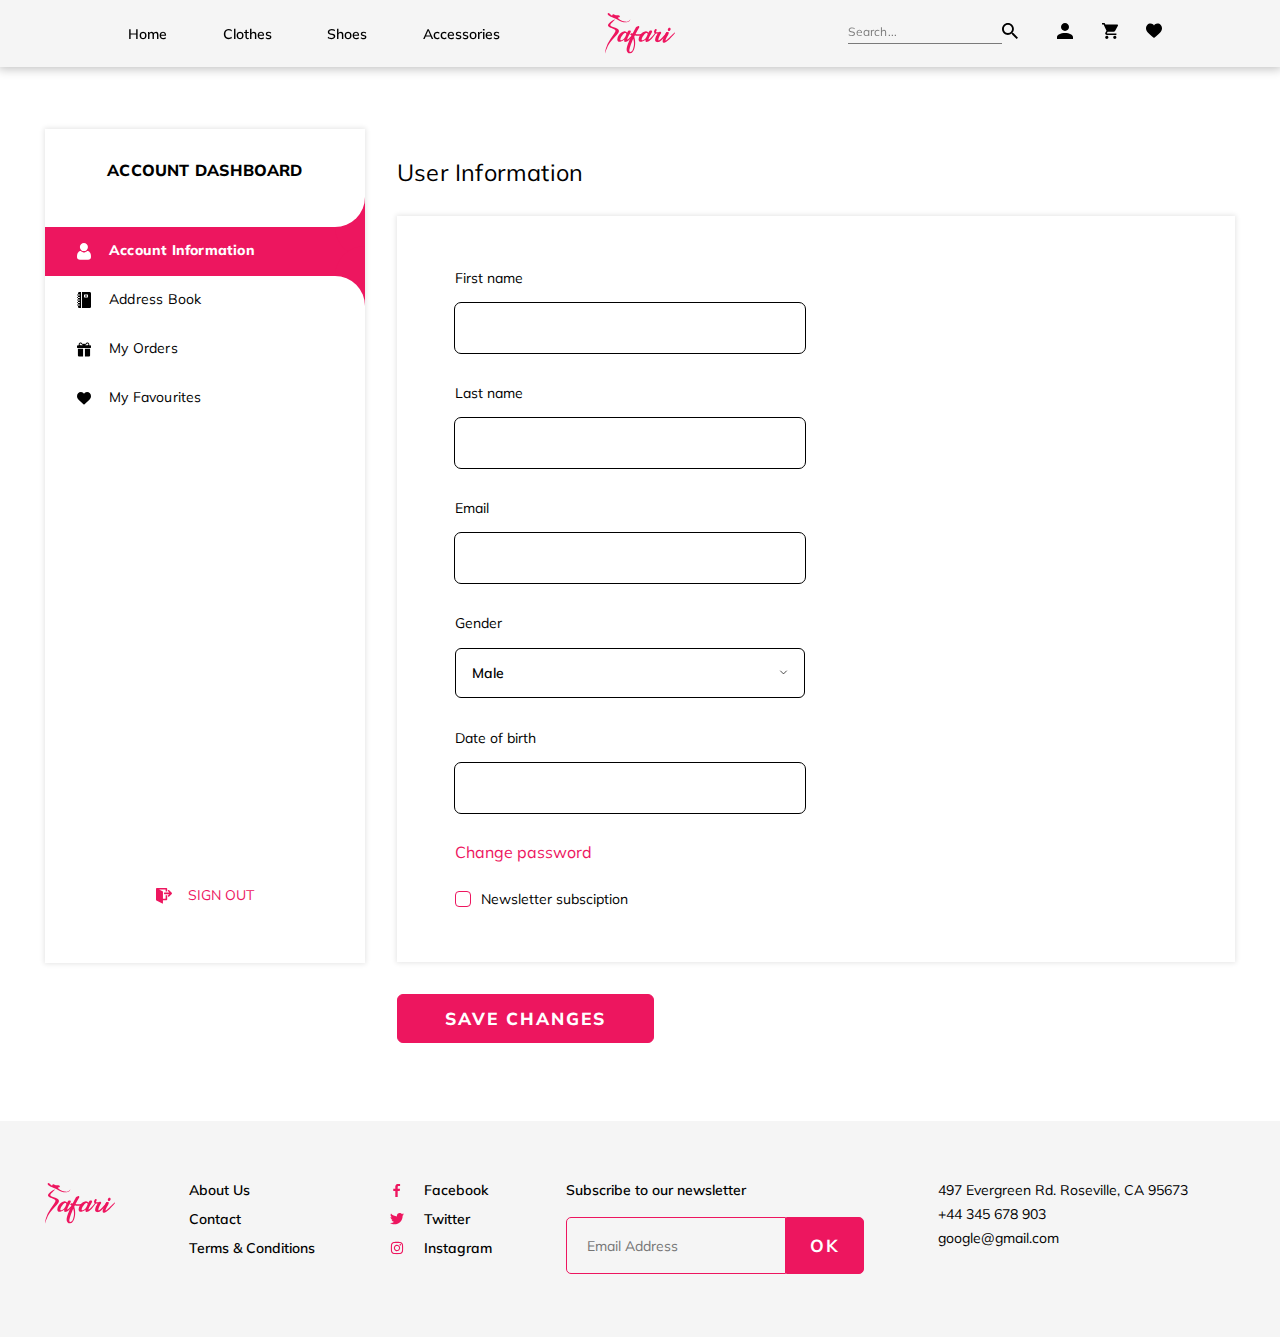
<file: account-info.html>
<!DOCTYPE html>
<html lang="en">

<head>
	<title>Safari</title>
	<meta charset="UTF-8">
	<meta name="format-detection" content="telephone=no">
	<!-- <style>body{opacity: 0;}</style> -->
	<link rel="stylesheet" href="css/style.min.css?_v=20230717130036">
	<link rel="shortcut icon" href="favicon.ico">
	<!-- <meta name="robots" content="noindex, nofollow"> -->
	<meta name="viewport" content="width=device-width, initial-scale=1.0">
	<link rel="apple-touch-icon" sizes="180x180" href="/apple-touch-icon.png">
	<link rel="icon" type="image/png" sizes="32x32" href="/favicon-32x32.png">
	<link rel="icon" type="image/png" sizes="16x16" href="/favicon-16x16.png">
	<link rel="manifest" href="/site.webmanifest">
	<link rel="mask-icon" href="/safari-pinned-tab.svg" color="#d55b87">
	<meta name="msapplication-TileColor" content="#ffffff">
	<meta name="theme-color" content="#ffffff">
</head>

<body>
	<div class="wrapper">
		<header class="header">
			<div class="header__container-big">
				<div class="header__menu menu">
					<nav class="menu__body">
						<ul class="menu__list">
							<li class="menu__item">
								<a href="home.html" class="menu__link">
									Home
								</a>
							</li>
							<li class="menu__item">
								<a href="catalog.html" class="menu__link">
									Clothes
								</a>
							</li>
							<li class="menu__item">
								<a href="shoes.html" class="menu__link">
									Shoes
								</a>
							</li>
							<li class="menu__item">
								<a href="accessories.html" class="menu__link">
									Accessories
								</a>
							</li>
						</ul>
					</nav>
				</div>
				<a href="home.html" class="header__logo">
					<img src="img/logo.svg" alt="safari">
				</a>
				<div class="header__actions">
					<form class="header__search search-header">
						<div class="search-header__line">
							<input autocomplete="off" type="search" name="form[]" placeholder="Search..." class="search-header__input" id="search">
						</div>
						<label for="search" class="search-header__icon">
							<svg>
								<use xlink:href="img/icons/icons.svg#search"></use>
							</svg>
						</label>
					</form>
					<ul class="header__items">
						<li class="header__item">
							<a href="account-info.html" class="header__link">
								<svg>
									<use xlink:href="img/icons/icons.svg#account"></use>
								</svg>
							</a>
						</li>
						<li class="header__item">
							<a href="shopping-cart.html" class="header__link">
								<svg>
									<use xlink:href="img/icons/icons.svg#cart"></use>
								</svg>
							</a>
						</li>
						<li class="header__item">
							<a href="accounts-favourites.html" class="header__link">
								<svg>
									<use xlink:href="img/icons/icons.svg#like"></use>
								</svg>
							</a>
						</li>
					</ul>
					<button type="button" class="menu__icon icon-menu"><span></span></button>
				</div>
			</div>
		</header>
		<main class="page">
			<section class="page__dashboard dashboard">
				<div class="dashboard__container">
					<aside class="dashboard__account account-dashboard account-dashboard_padding">
						<div class="account-dashboard__wrapper">
							<h2 class="account-dashboard__title">
								ACCOUNT DASHBOARD
							</h2>
							<div class="account-dashboard__body">
								<nav class="account-dashboard__menu">
									<ul class="account-dashboard__list">
										<li class="account-dashboard__item _active">
											<a href="#" class="account-dashboard__link">
												<svg>
													<use xlink:href="img/icons/icons.svg#account-2"></use>
												</svg>
												Account Information
											</a>
										</li>
										<li class="account-dashboard__item">
											<a href="address-book.html" class="account-dashboard__link">
												<svg>
													<use xlink:href="img/icons/icons.svg#book"></use>
												</svg>
												Address book
											</a>
										</li>
										<li class="account-dashboard__item">
											<a href="account-orders.html" class="account-dashboard__link">
												<svg>
													<use xlink:href="img/icons/icons.svg#orders"></use>
												</svg>
												my orders
											</a>
										</li>
										<li class="account-dashboard__item">
											<a href="accounts-favourites.html" class="account-dashboard__link">
												<svg>
													<use xlink:href="img/icons/icons.svg#like"></use>
												</svg>
												My favourites
											</a>
										</li>
									</ul>
								</nav>
								<button class="account-dashboard__sign-out">
									<svg>
										<use xlink:href="img/icons/icons.svg#sign-out"></use>
									</svg>
									Sign out
								</button>
							</div>
						</div>
						<button class="account-dashboard__slide-button"></button>
					</aside>
					<div class="dashboard__content">
						<h2 class="dashboard__title">
							User Information
						</h2>
						<form action="#" data-dev class="dashboard__form form-dashboard">
							<div class="form-dashboard__body">
								<div class="form-dashboard__line">
									<label for="i-1" class="form-dashboard__label">First name</label>
									<div class="form-dashboard__field">
										<input id="i-1" autocomplete="off" type="text" name="form[]" data-error="Помилка" class="form-dashboard__input">
									</div>
								</div>
								<div class="form-dashboard__line">
									<label for="i-2" class="form-dashboard__label">Last name</label>
									<div class="form-dashboard__field">
										<input id="i-2" autocomplete="off" type="text" name="form[]" data-error="Помилка" class="form-dashboard__input">
									</div>
								</div>
								<div class="form-dashboard__line">
									<label for="i-3" class="form-dashboard__label">Email</label>
									<div class="form-dashboard__field">
										<input id="i-3" autocomplete="off" type="text" name="form[]" data-error="Помилка" class="form-dashboard__input">
									</div>
								</div>
								<div class="form-dashboard__line">
									<label for="i-4" class="form-dashboard__label">Gender</label>
									<div class="form-dashboard__field">
										<select name="form[]" data-class-modif="form-dashboard">
											<option value="1" selected>Male</option>
											<option value="2">Female</option>
										</select>
									</div>
								</div>
								<div class="form-dashboard__line">
									<label for="i-5" class="form-dashboard__label">Date of birth</label>
									<div class="form-dashboard__field">
										<input id="i-5" data-datepicker autocomplete="off" type="text" name="form[]" data-error="Помилка" class="form-dashboard__input">
									</div>
								</div>
								<div class="form-dashboard__line">
									<a href="#" class="form-dashboard__password">Change password</a>
								</div>
								<div class="form-dashboard__line">
									<div class="checkbox">
										<input id="news" data-error="Помилка" class="checkbox__input" type="checkbox" value="1" name="form[]">
										<label for="news" class="checkbox__label"><span class="checkbox__text">Newsletter
												subsciption</span></label>
									</div>
								</div>
							</div>
							<button type="submit" class="form-dashboard__button button">save changes</button>
						</form>
					</div>
				</div>
			</section>
		</main>
		<footer class="footer">
			<div class="footer__container">
				<a href="#" class="footer__logo">
					<img src="img/logo.svg" alt="safari">
				</a>
				<nav class="footer__menu">
					<ul class="footer__list">
						<li class="footer__item">
							<a href="#" class="footer__link">
								About Us
							</a>
						</li>
						<li class="footer__item">
							<a href="#" class="footer__link">
								Contact
							</a>
						</li>
						<li class="footer__item">
							<a href="#" class="footer__link">
								Terms & Conditions
							</a>
						</li>
					</ul>
				</nav>
				<div class="footer__socials socials-footer">
					<a href="#" class="socials-footer__link">
						<svg>
							<use xlink:href="img/icons/icons.svg#fb"></use>
						</svg>
						<span>
							Facebook
						</span>
					</a>
					<a href="#" class="socials-footer__link">
						<svg>
							<use xlink:href="img/icons/icons.svg#twiter"></use>
						</svg>
						<span>
							Twitter
						</span>
					</a>
					<a href="#" class="socials-footer__link">
						<svg>
							<use xlink:href="img/icons/icons.svg#inst"></use>
						</svg>
						<span>
							Instagram
						</span>
					</a>
				</div>
				<div class="footer__news news-footer">
					<form action="#" class="news-footer__form" data-dev>
						<label for="email" class="news-footer__label">Subscribe to our newsletter</label>
						<div class="news-footer__line">
							<input autocomplete="off" type="text" name="form[]" data-error="this isn't email" placeholder="Email Address" class="input news-footer__input" id="email" data-required="email">
							<button type="submit" class="button news-footer__button">OK</button>
						</div>
					</form>
				</div>
				<div class="footer__contacts contacts-footer">
					<div class="contacts-footer__address">
						497 Evergreen Rd. Roseville, CA 95673
					</div>
					<a href="tel:+44345678903" class="contacts-footer__link">+44 345 678 903</a>
					<a href="mailto:google@gmail.com" class="contacts-footer__link">google@gmail.com</a>
				</div>
			</div>
		</footer>
	</div>
	<style>
		.lock body {
			overflow: hidden;
			touch-action: none;
			overscroll-behavior: none;
		}

		.loading body {
			opacity: 0;
			visibility: hidden;
		}

		.loaded body {
			transition: opacity 0.5s ease .7s;
			opacity: 1;
			visibility: visible;
		}
	</style>
	<div id="fls-preloader">
		<!-- Документація: https://template.fls.guru/template-docs/modul-preloader.html -->
		<!-- Стилі для прелоадера -->
		<style>
			* {
				padding: 0px;
				margin: 0px;
				border: 0px;
			}

			*,
			*:before,
			*:after {
				box-sizing: border-box;
			}

			html {
				overflow: hidden;
				touch-action: none;
				overscroll-behavior: none;
			}

			/* Головний блок */
			.fls-preloader {
				pointer-events: none;
				z-index: -1;
				position: fixed;
				width: 100%;
				height: 100%;
				top: 0;
				left: 0;
				display: flex;
				justify-content: center;
				align-items: center;
				background-color: var(--white);
				transition: opacity 1s;
				opacity: 0;
			}

			.loading .fls-preloader {
				opacity: 1;
			}

			/* .loaded .fls-preloader {
			opacity: 0;
			visibility: hidden;
		} */

			/* Блок з елементами */
			.fls-preloader__body {
				padding: 0.93rem;
				max-width: 31.25rem;
				display: flex;
				flex-direction: column;
			}

			.fls-preloader p {
				text-align: center;
				font-family: 'Poppins';
				font-size: 68px;
				color: var(--accent);
			}

			@media (max-width: 479.98px) {
				.fls-preloader p {
					font-size: 52px;
				}
			}

			/* Блок з лічильником */
			/* .fls-preloader__counter {
			font-size: 10rem;
		} */

			/* Прогресбар */
			.fls-preloader__line {}

			/* Лінія прогресбару */
			.fls-preloader__line span {
				display: inline-block;
				transition: width 0.2s ease;
				height: 0.8rem;
				background-color: var(--accent);
			}
		</style>
		<!-- Скріпт прелоадера -->
		<script>
			function preloader() {
				const preloaderImages = document.querySelector('[data-preloader]') ? document.querySelectorAll('[data-preloader] img') : document.querySelectorAll('img');
				const preloaderContainer = document.querySelector('#fls-preloader');
				if (preloaderImages.length) {
					const preloaderTemplate = `
					<div class="fls-preloader">
						<div class="fls-preloader__body">
							<p>Ynnea Vias</p>
							<div class="fls-preloader__line"><span></span></div>
						</div>
					</div>`;
					document.querySelector('html').insertAdjacentHTML("beforeend", preloaderTemplate);

					const
						preloader = document.querySelector('.fls-preloader'),
						showPecentLoad = document.querySelector('.fls-preloader__counter'),
						showLineLoad = document.querySelector('.fls-preloader__line span'),
						htmlDocument = document.documentElement;

					let imagesLoadedCount = counter = progress = 0;

					htmlDocument.classList.add('loading');
					htmlDocument.classList.add('lock');

					preloaderImages.forEach(preloaderImage => {
						const imgClone = document.createElement('img');
						if (imgClone) {
							imgClone.onload = imageLoaded;
							imgClone.onerror = imageLoaded;
							preloaderImage.dataset.src ? imgClone.src = preloaderImage.dataset.src : imgClone.src = preloaderImage.src;
						}
					});

					function setValueProgress(progress) {
						showPecentLoad ? showPecentLoad.innerText = `${progress}%` : null;
						showLineLoad ? showLineLoad.style.width = `${progress}%` : null;
					}
					showPecentLoad ? setValueProgress(progress) : null;

					function imageLoaded() {
						imagesLoadedCount++;
						progress = Math.round((100 / preloaderImages.length) * imagesLoadedCount);
						const intervalId = setInterval(() => {
							counter >= progress ? clearInterval(intervalId) : setValueProgress(++counter);
							counter >= 100 ? addLoadedClass() : null;
						}, 10);
					}

					function addLoadedClass() {
						htmlDocument.classList.add('loaded');
						htmlDocument.classList.remove('lock');
						htmlDocument.classList.remove('loading');
						setInterval(() => {
							preloader.remove();
							preloaderContainer.remove();
						}, 0);
					}
				} else {
					preloaderContainer.remove();
				}
			}
			preloader();
		</script>
	</div>
	<script src="js/app.min.js?_v=20230717130036"></script>
</body>

</html>
</file>
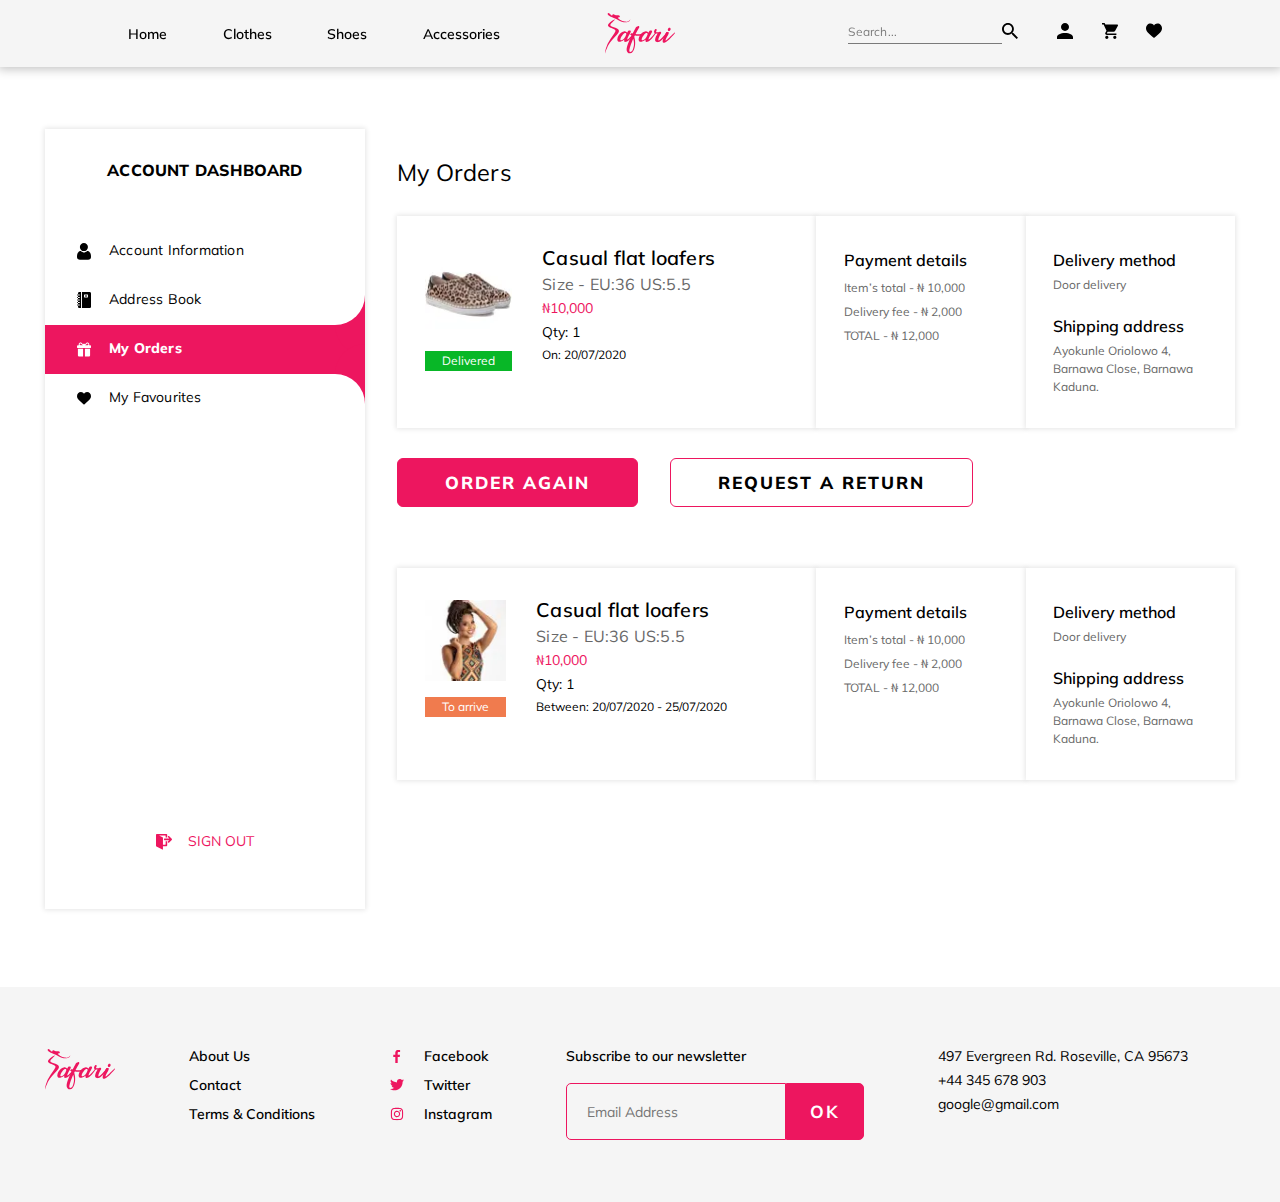
<file: account-orders.html>
<!DOCTYPE html>
<html lang="en">

<head>
	<title>Safari</title>
	<meta charset="UTF-8">
	<meta name="format-detection" content="telephone=no">
	<!-- <style>body{opacity: 0;}</style> -->
	<link rel="stylesheet" href="css/style.min.css?_v=20230717130036">
	<link rel="shortcut icon" href="favicon.ico">
	<!-- <meta name="robots" content="noindex, nofollow"> -->
	<meta name="viewport" content="width=device-width, initial-scale=1.0">
	<link rel="apple-touch-icon" sizes="180x180" href="/apple-touch-icon.png">
	<link rel="icon" type="image/png" sizes="32x32" href="/favicon-32x32.png">
	<link rel="icon" type="image/png" sizes="16x16" href="/favicon-16x16.png">
	<link rel="manifest" href="/site.webmanifest">
	<link rel="mask-icon" href="/safari-pinned-tab.svg" color="#d55b87">
	<meta name="msapplication-TileColor" content="#ffffff">
	<meta name="theme-color" content="#ffffff">
</head>

<body>
	<div class="wrapper">
		<header class="header">
			<div class="header__container-big">
				<div class="header__menu menu">
					<nav class="menu__body">
						<ul class="menu__list">
							<li class="menu__item">
								<a href="home.html" class="menu__link">
									Home
								</a>
							</li>
							<li class="menu__item">
								<a href="catalog.html" class="menu__link">
									Clothes
								</a>
							</li>
							<li class="menu__item">
								<a href="shoes.html" class="menu__link">
									Shoes
								</a>
							</li>
							<li class="menu__item">
								<a href="accessories.html" class="menu__link">
									Accessories
								</a>
							</li>
						</ul>
					</nav>
				</div>
				<a href="home.html" class="header__logo">
					<img src="img/logo.svg" alt="safari">
				</a>
				<div class="header__actions">
					<form class="header__search search-header">
						<div class="search-header__line">
							<input autocomplete="off" type="search" name="form[]" placeholder="Search..." class="search-header__input" id="search">
						</div>
						<label for="search" class="search-header__icon">
							<svg>
								<use xlink:href="img/icons/icons.svg#search"></use>
							</svg>
						</label>
					</form>
					<ul class="header__items">
						<li class="header__item">
							<a href="account-info.html" class="header__link">
								<svg>
									<use xlink:href="img/icons/icons.svg#account"></use>
								</svg>
							</a>
						</li>
						<li class="header__item">
							<a href="shopping-cart.html" class="header__link">
								<svg>
									<use xlink:href="img/icons/icons.svg#cart"></use>
								</svg>
							</a>
						</li>
						<li class="header__item">
							<a href="accounts-favourites.html" class="header__link">
								<svg>
									<use xlink:href="img/icons/icons.svg#like"></use>
								</svg>
							</a>
						</li>
					</ul>
					<button type="button" class="menu__icon icon-menu"><span></span></button>
				</div>
			</div>
		</header>
		<main class="page">
			<section class="page__dashboard dashboard dashboard_padding-big">
				<div class="dashboard__container">
					<aside class="dashboard__account account-dashboard">
						<div class="account-dashboard__wrapper">
							<h2 class="account-dashboard__title">
								ACCOUNT DASHBOARD
							</h2>
							<div class="account-dashboard__body">
								<nav class="account-dashboard__menu">
									<ul class="account-dashboard__list">
										<li class="account-dashboard__item">
											<a href="account-info.html" class="account-dashboard__link">
												<svg>
													<use xlink:href="img/icons/icons.svg#account-2"></use>
												</svg>
												Account Information
											</a>
										</li>
										<li class="account-dashboard__item">
											<a href="address-book.html" class="account-dashboard__link">
												<svg>
													<use xlink:href="img/icons/icons.svg#book"></use>
												</svg>
												Address book
											</a>
										</li>
										<li class="account-dashboard__item _active">
											<a href="#" class="account-dashboard__link">
												<svg>
													<use xlink:href="img/icons/icons.svg#orders"></use>
												</svg>
												my orders
											</a>
										</li>
										<li class="account-dashboard__item">
											<a href="accounts-favourites.html" class="account-dashboard__link">
												<svg>
													<use xlink:href="img/icons/icons.svg#like"></use>
												</svg>
												My favourites
											</a>
										</li>
									</ul>
								</nav>
								<button class="account-dashboard__sign-out">
									<svg>
										<use xlink:href="img/icons/icons.svg#sign-out"></use>
									</svg>
									Sign out
								</button>
							</div>
						</div>
						<button class="account-dashboard__slide-button"></button>
					</aside>
					<div class="dashboard__content">
						<h2 class="dashboard__title">
							My Orders
						</h2>
						<div class="dashboard__orders orders-dashboard">
							<div class="orders-dashboard__item order-item _delivered">
								<div class="order-item__body">
									<div class="order-item__column">
										<div class="order-item__info">
											<div class="order-item__image-ibg">
												<picture><source data-srcset="img/orders/item_01.webp" srcset="[data-uri]" type="image/webp"><img src="[data-uri]"  data-src="img/orders/item_01.png" alt="item"></picture>
											</div>
											<div class="order-item__status">
												Delivered
											</div>
										</div>
										<div class="order-item__details">
											<h3 class="order-item__title">
												Casual flat loafers
											</h3>
											<div class="order-item__size">
												Size - <span>EU:36 US:5.5</span>
											</div>
											<div class="order-item__price">
												₦10,000
											</div>
											<div class="order-item__qty">
												Qty: <span>1</span>
											</div>
											<div class="order-item__date">
												On: <span>20/07/2020</span>
											</div>
										</div>
									</div>
									<div class="order-item__column">
										<h4 class="order-item__sub-title">
											Payment details
										</h4>
										<div class="order-item__payment payment">
											<div class="payment__line">
												Item’s total - <span>₦ 10,000 </span>
											</div>
											<div class="payment__line">
												Delivery fee - <span>₦ 2,000 </span>
											</div>
											<div class="payment__line">
												TOTAL - <span>₦ 12,000 </span>
											</div>
										</div>
									</div>
									<div class="order-item__column">
										<div class="order-item__method">
											<h4 class="order-item__sub-title">
												Delivery method
											</h4>
											<div class="order-item__line">
												Door delivery
											</div>
										</div>
										<div class="order-item__method">
											<h4 class="order-item__sub-title">
												Shipping address
											</h4>
											<div class="order-item__line">
												Ayokunle Oriolowo
												4, Barnawa Close, Barnawa Kaduna.
											</div>
										</div>
									</div>
								</div>
								<div class="order-item__actions">
									<button class="order-item__button button">
										ORDER AGAIN
									</button>
									<button class="order-item__button button button_inactive">
										REQUEST A RETURN
									</button>
								</div>
							</div>
							<div class="orders-dashboard__item order-item">
								<div class="order-item__body">
									<div class="order-item__column">
										<div class="order-item__info">
											<div class="order-item__image-ibg">
												<picture><source data-srcset="img/orders/item_02.webp" srcset="[data-uri]" type="image/webp"><img src="[data-uri]"  data-src="img/orders/item_02.png" alt="item"></picture>
											</div>
											<div class="order-item__status">
												To arrive
											</div>
										</div>
										<div class="order-item__details">
											<h3 class="order-item__title">
												Casual flat loafers
											</h3>
											<div class="order-item__size">
												Size - <span>EU:36 US:5.5</span>
											</div>
											<div class="order-item__price">
												₦10,000
											</div>
											<div class="order-item__qty">
												Qty: <span>1</span>
											</div>
											<div class="order-item__date">
												Between: <span>20/07/2020</span> - <span>25/07/2020</span>
											</div>
										</div>
									</div>
									<div class="order-item__column">
										<h4 class="order-item__sub-title">
											Payment details
										</h4>
										<div class="order-item__payment payment">
											<div class="payment__line">
												Item’s total - <span>₦ 10,000 </span>
											</div>
											<div class="payment__line">
												Delivery fee - <span>₦ 2,000 </span>
											</div>
											<div class="payment__line">
												TOTAL - <span>₦ 12,000 </span>
											</div>
										</div>
									</div>
									<div class="order-item__column">
										<div class="order-item__method">
											<h4 class="order-item__sub-title">
												Delivery method
											</h4>
											<div class="order-item__line">
												Door delivery
											</div>
										</div>
										<div class="order-item__method">
											<h4 class="order-item__sub-title">
												Shipping address
											</h4>
											<div class="order-item__line">
												Ayokunle Oriolowo
												4, Barnawa Close, Barnawa Kaduna.
											</div>
										</div>
									</div>
								</div>
								<div class="order-item__actions">
									<button class="order-item__button button">
										ORDER AGAIN
									</button>
									<button class="order-item__button button button_inactive">
										REQUEST A RETURN
									</button>
								</div>
							</div>
						</div>
					</div>
				</div>
			</section>
		</main>
		<footer class="footer">
			<div class="footer__container">
				<a href="#" class="footer__logo">
					<img src="img/logo.svg" alt="safari">
				</a>
				<nav class="footer__menu">
					<ul class="footer__list">
						<li class="footer__item">
							<a href="#" class="footer__link">
								About Us
							</a>
						</li>
						<li class="footer__item">
							<a href="#" class="footer__link">
								Contact
							</a>
						</li>
						<li class="footer__item">
							<a href="#" class="footer__link">
								Terms & Conditions
							</a>
						</li>
					</ul>
				</nav>
				<div class="footer__socials socials-footer">
					<a href="#" class="socials-footer__link">
						<svg>
							<use xlink:href="img/icons/icons.svg#fb"></use>
						</svg>
						<span>
							Facebook
						</span>
					</a>
					<a href="#" class="socials-footer__link">
						<svg>
							<use xlink:href="img/icons/icons.svg#twiter"></use>
						</svg>
						<span>
							Twitter
						</span>
					</a>
					<a href="#" class="socials-footer__link">
						<svg>
							<use xlink:href="img/icons/icons.svg#inst"></use>
						</svg>
						<span>
							Instagram
						</span>
					</a>
				</div>
				<div class="footer__news news-footer">
					<form action="#" class="news-footer__form" data-dev>
						<label for="email" class="news-footer__label">Subscribe to our newsletter</label>
						<div class="news-footer__line">
							<input autocomplete="off" type="text" name="form[]" data-error="this isn't email" placeholder="Email Address" class="input news-footer__input" id="email" data-required="email">
							<button type="submit" class="button news-footer__button">OK</button>
						</div>
					</form>
				</div>
				<div class="footer__contacts contacts-footer">
					<div class="contacts-footer__address">
						497 Evergreen Rd. Roseville, CA 95673
					</div>
					<a href="tel:+44345678903" class="contacts-footer__link">+44 345 678 903</a>
					<a href="mailto:google@gmail.com" class="contacts-footer__link">google@gmail.com</a>
				</div>
			</div>
		</footer>
	</div>
	<style>
		.lock body {
			overflow: hidden;
			touch-action: none;
			overscroll-behavior: none;
		}

		.loading body {
			opacity: 0;
			visibility: hidden;
		}

		.loaded body {
			transition: opacity 0.5s ease .7s;
			opacity: 1;
			visibility: visible;
		}
	</style>
	<div id="fls-preloader">
		<!-- Документація: https://template.fls.guru/template-docs/modul-preloader.html -->
		<!-- Стилі для прелоадера -->
		<style>
			* {
				padding: 0px;
				margin: 0px;
				border: 0px;
			}

			*,
			*:before,
			*:after {
				box-sizing: border-box;
			}

			html {
				overflow: hidden;
				touch-action: none;
				overscroll-behavior: none;
			}

			/* Головний блок */
			.fls-preloader {
				pointer-events: none;
				z-index: -1;
				position: fixed;
				width: 100%;
				height: 100%;
				top: 0;
				left: 0;
				display: flex;
				justify-content: center;
				align-items: center;
				background-color: var(--white);
				transition: opacity 1s;
				opacity: 0;
			}

			.loading .fls-preloader {
				opacity: 1;
			}

			/* .loaded .fls-preloader {
			opacity: 0;
			visibility: hidden;
		} */

			/* Блок з елементами */
			.fls-preloader__body {
				padding: 0.93rem;
				max-width: 31.25rem;
				display: flex;
				flex-direction: column;
			}

			.fls-preloader p {
				text-align: center;
				font-family: 'Poppins';
				font-size: 68px;
				color: var(--accent);
			}

			@media (max-width: 479.98px) {
				.fls-preloader p {
					font-size: 52px;
				}
			}

			/* Блок з лічильником */
			/* .fls-preloader__counter {
			font-size: 10rem;
		} */

			/* Прогресбар */
			.fls-preloader__line {}

			/* Лінія прогресбару */
			.fls-preloader__line span {
				display: inline-block;
				transition: width 0.2s ease;
				height: 0.8rem;
				background-color: var(--accent);
			}
		</style>
		<!-- Скріпт прелоадера -->
		<script>
			function preloader() {
				const preloaderImages = document.querySelector('[data-preloader]') ? document.querySelectorAll('[data-preloader] img') : document.querySelectorAll('img');
				const preloaderContainer = document.querySelector('#fls-preloader');
				if (preloaderImages.length) {
					const preloaderTemplate = `
					<div class="fls-preloader">
						<div class="fls-preloader__body">
							<p>Ynnea Vias</p>
							<div class="fls-preloader__line"><span></span></div>
						</div>
					</div>`;
					document.querySelector('html').insertAdjacentHTML("beforeend", preloaderTemplate);

					const
						preloader = document.querySelector('.fls-preloader'),
						showPecentLoad = document.querySelector('.fls-preloader__counter'),
						showLineLoad = document.querySelector('.fls-preloader__line span'),
						htmlDocument = document.documentElement;

					let imagesLoadedCount = counter = progress = 0;

					htmlDocument.classList.add('loading');
					htmlDocument.classList.add('lock');

					preloaderImages.forEach(preloaderImage => {
						const imgClone = document.createElement('img');
						if (imgClone) {
							imgClone.onload = imageLoaded;
							imgClone.onerror = imageLoaded;
							preloaderImage.dataset.src ? imgClone.src = preloaderImage.dataset.src : imgClone.src = preloaderImage.src;
						}
					});

					function setValueProgress(progress) {
						showPecentLoad ? showPecentLoad.innerText = `${progress}%` : null;
						showLineLoad ? showLineLoad.style.width = `${progress}%` : null;
					}
					showPecentLoad ? setValueProgress(progress) : null;

					function imageLoaded() {
						imagesLoadedCount++;
						progress = Math.round((100 / preloaderImages.length) * imagesLoadedCount);
						const intervalId = setInterval(() => {
							counter >= progress ? clearInterval(intervalId) : setValueProgress(++counter);
							counter >= 100 ? addLoadedClass() : null;
						}, 10);
					}

					function addLoadedClass() {
						htmlDocument.classList.add('loaded');
						htmlDocument.classList.remove('lock');
						htmlDocument.classList.remove('loading');
						setInterval(() => {
							preloader.remove();
							preloaderContainer.remove();
						}, 0);
					}
				} else {
					preloaderContainer.remove();
				}
			}
			preloader();
		</script>
	</div>
	<script src="js/app.min.js?_v=20230717130036"></script>
</body>

</html>
</file>
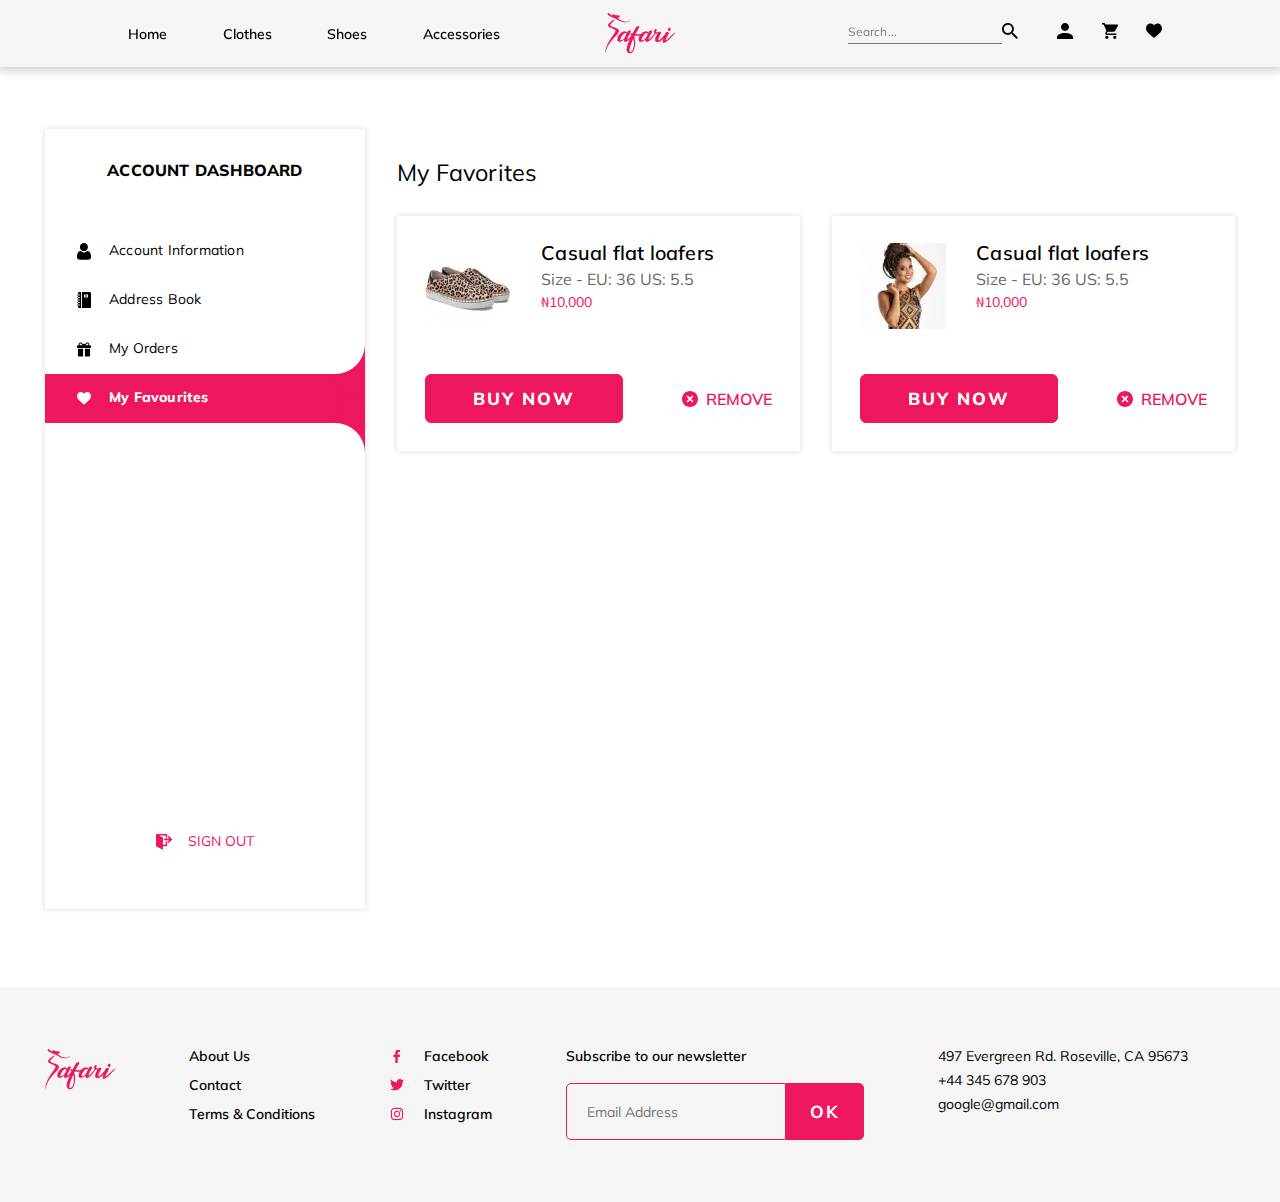
<file: accounts-favourites.html>
<!DOCTYPE html>
<html lang="en">

<head>
	<title>Safari</title>
	<meta charset="UTF-8">
	<meta name="format-detection" content="telephone=no">
	<!-- <style>body{opacity: 0;}</style> -->
	<link rel="stylesheet" href="css/style.min.css?_v=20230717130036">
	<link rel="shortcut icon" href="favicon.ico">
	<!-- <meta name="robots" content="noindex, nofollow"> -->
	<meta name="viewport" content="width=device-width, initial-scale=1.0">
	<link rel="apple-touch-icon" sizes="180x180" href="/apple-touch-icon.png">
	<link rel="icon" type="image/png" sizes="32x32" href="/favicon-32x32.png">
	<link rel="icon" type="image/png" sizes="16x16" href="/favicon-16x16.png">
	<link rel="manifest" href="/site.webmanifest">
	<link rel="mask-icon" href="/safari-pinned-tab.svg" color="#d55b87">
	<meta name="msapplication-TileColor" content="#ffffff">
	<meta name="theme-color" content="#ffffff">
</head>

<body>
	<div class="wrapper">
		<header class="header">
			<div class="header__container-big">
				<div class="header__menu menu">
					<nav class="menu__body">
						<ul class="menu__list">
							<li class="menu__item">
								<a href="home.html" class="menu__link">
									Home
								</a>
							</li>
							<li class="menu__item">
								<a href="catalog.html" class="menu__link">
									Clothes
								</a>
							</li>
							<li class="menu__item">
								<a href="shoes.html" class="menu__link">
									Shoes
								</a>
							</li>
							<li class="menu__item">
								<a href="accessories.html" class="menu__link">
									Accessories
								</a>
							</li>
						</ul>
					</nav>
				</div>
				<a href="home.html" class="header__logo">
					<img src="img/logo.svg" alt="safari">
				</a>
				<div class="header__actions">
					<form class="header__search search-header">
						<div class="search-header__line">
							<input autocomplete="off" type="search" name="form[]" placeholder="Search..." class="search-header__input" id="search">
						</div>
						<label for="search" class="search-header__icon">
							<svg>
								<use xlink:href="img/icons/icons.svg#search"></use>
							</svg>
						</label>
					</form>
					<ul class="header__items">
						<li class="header__item">
							<a href="account-info.html" class="header__link">
								<svg>
									<use xlink:href="img/icons/icons.svg#account"></use>
								</svg>
							</a>
						</li>
						<li class="header__item">
							<a href="shopping-cart.html" class="header__link">
								<svg>
									<use xlink:href="img/icons/icons.svg#cart"></use>
								</svg>
							</a>
						</li>
						<li class="header__item">
							<a href="accounts-favourites.html" class="header__link">
								<svg>
									<use xlink:href="img/icons/icons.svg#like"></use>
								</svg>
							</a>
						</li>
					</ul>
					<button type="button" class="menu__icon icon-menu"><span></span></button>
				</div>
			</div>
		</header>
		<main class="page">
			<section class="page__dashboard dashboard dashboard_padding-big">
				<div class="dashboard__container">
					<aside class="dashboard__account account-dashboard">
						<div class="account-dashboard__wrapper">
							<h2 class="account-dashboard__title">
								ACCOUNT DASHBOARD
							</h2>
							<div class="account-dashboard__body">
								<nav class="account-dashboard__menu">
									<ul class="account-dashboard__list">
										<li class="account-dashboard__item">
											<a href="account-info.html" class="account-dashboard__link">
												<svg>
													<use xlink:href="img/icons/icons.svg#account-2"></use>
												</svg>
												Account Information
											</a>
										</li>
										<li class="account-dashboard__item">
											<a href="address-book.html" class="account-dashboard__link">
												<svg>
													<use xlink:href="img/icons/icons.svg#book"></use>
												</svg>
												Address book
											</a>
										</li>
										<li class="account-dashboard__item ">
											<a href="account-orders.html" class="account-dashboard__link">
												<svg>
													<use xlink:href="img/icons/icons.svg#orders"></use>
												</svg>
												my orders
											</a>
										</li>
										<li class="account-dashboard__item _active">
											<a href="#" class="account-dashboard__link">
												<svg>
													<use xlink:href="img/icons/icons.svg#like"></use>
												</svg>
												My favourites
											</a>
										</li>
									</ul>
								</nav>
								<button class="account-dashboard__sign-out">
									<svg>
										<use xlink:href="img/icons/icons.svg#sign-out"></use>
									</svg>
									Sign out
								</button>
							</div>
						</div>
						<button class="account-dashboard__slide-button"></button>
					</aside>
					<div class="dashboard__content">
						<h2 class="dashboard__title">
							My Favorites
						</h2>
						<div class="dashboard__favourites favourites-dashboard">
							<div class="favourites-dashboard__item item-favourite">
								<div class="item-favourite__contetn">
									<div class="item-favourite__image-ibg">
										<picture><source data-srcset="img/orders/item_01.webp" srcset="[data-uri]" type="image/webp"><img src="[data-uri]"  data-src="img/orders/item_01.png" alt="item"></picture>
									</div>
									<div class="item-favourite__body">
										<h3 class="item-favourite__title">
											Casual flat loafers
										</h3>
										<div class="item-favourite__size">
											Size - <span>EU: 36 US: 5.5</span>
										</div>
										<div class="item-favourite__price">
											₦10,000
										</div>
									</div>
								</div>
								<div class="item-favourite__actions">
									<button class="item-favourite__button button">
										BUY NOW
									</button>
									<button class="item-favourite__remove remove-button">
										remove
									</button>
								</div>
							</div>
							<div class="favourites-dashboard__item item-favourite">
								<div class="item-favourite__contetn">
									<div class="item-favourite__image-ibg">
										<picture><source data-srcset="img/orders/item_02.webp" srcset="[data-uri]" type="image/webp"><img src="[data-uri]"  data-src="img/orders/item_02.png" alt="item"></picture>
									</div>
									<div class="item-favourite__body">
										<h3 class="item-favourite__title">
											Casual flat loafers
										</h3>
										<div class="item-favourite__size">
											Size - <span>EU: 36 US: 5.5</span>
										</div>
										<div class="item-favourite__price">
											₦10,000
										</div>
									</div>
								</div>
								<div class="item-favourite__actions">
									<button class="item-favourite__button button">
										BUY NOW
									</button>
									<button class="item-favourite__remove remove-button">
										remove
									</button>
								</div>
							</div>
						</div>
					</div>
				</div>
			</section>
		</main>
		<footer class="footer">
			<div class="footer__container">
				<a href="#" class="footer__logo">
					<img src="img/logo.svg" alt="safari">
				</a>
				<nav class="footer__menu">
					<ul class="footer__list">
						<li class="footer__item">
							<a href="#" class="footer__link">
								About Us
							</a>
						</li>
						<li class="footer__item">
							<a href="#" class="footer__link">
								Contact
							</a>
						</li>
						<li class="footer__item">
							<a href="#" class="footer__link">
								Terms & Conditions
							</a>
						</li>
					</ul>
				</nav>
				<div class="footer__socials socials-footer">
					<a href="#" class="socials-footer__link">
						<svg>
							<use xlink:href="img/icons/icons.svg#fb"></use>
						</svg>
						<span>
							Facebook
						</span>
					</a>
					<a href="#" class="socials-footer__link">
						<svg>
							<use xlink:href="img/icons/icons.svg#twiter"></use>
						</svg>
						<span>
							Twitter
						</span>
					</a>
					<a href="#" class="socials-footer__link">
						<svg>
							<use xlink:href="img/icons/icons.svg#inst"></use>
						</svg>
						<span>
							Instagram
						</span>
					</a>
				</div>
				<div class="footer__news news-footer">
					<form action="#" class="news-footer__form" data-dev>
						<label for="email" class="news-footer__label">Subscribe to our newsletter</label>
						<div class="news-footer__line">
							<input autocomplete="off" type="text" name="form[]" data-error="this isn't email" placeholder="Email Address" class="input news-footer__input" id="email" data-required="email">
							<button type="submit" class="button news-footer__button">OK</button>
						</div>
					</form>
				</div>
				<div class="footer__contacts contacts-footer">
					<div class="contacts-footer__address">
						497 Evergreen Rd. Roseville, CA 95673
					</div>
					<a href="tel:+44345678903" class="contacts-footer__link">+44 345 678 903</a>
					<a href="mailto:google@gmail.com" class="contacts-footer__link">google@gmail.com</a>
				</div>
			</div>
		</footer>
	</div>
	<style>
		.lock body {
			overflow: hidden;
			touch-action: none;
			overscroll-behavior: none;
		}

		.loading body {
			opacity: 0;
			visibility: hidden;
		}

		.loaded body {
			transition: opacity 0.5s ease .7s;
			opacity: 1;
			visibility: visible;
		}
	</style>
	<div id="fls-preloader">
		<!-- Документація: https://template.fls.guru/template-docs/modul-preloader.html -->
		<!-- Стилі для прелоадера -->
		<style>
			* {
				padding: 0px;
				margin: 0px;
				border: 0px;
			}

			*,
			*:before,
			*:after {
				box-sizing: border-box;
			}

			html {
				overflow: hidden;
				touch-action: none;
				overscroll-behavior: none;
			}

			/* Головний блок */
			.fls-preloader {
				pointer-events: none;
				z-index: -1;
				position: fixed;
				width: 100%;
				height: 100%;
				top: 0;
				left: 0;
				display: flex;
				justify-content: center;
				align-items: center;
				background-color: var(--white);
				transition: opacity 1s;
				opacity: 0;
			}

			.loading .fls-preloader {
				opacity: 1;
			}

			/* .loaded .fls-preloader {
			opacity: 0;
			visibility: hidden;
		} */

			/* Блок з елементами */
			.fls-preloader__body {
				padding: 0.93rem;
				max-width: 31.25rem;
				display: flex;
				flex-direction: column;
			}

			.fls-preloader p {
				text-align: center;
				font-family: 'Poppins';
				font-size: 68px;
				color: var(--accent);
			}

			@media (max-width: 479.98px) {
				.fls-preloader p {
					font-size: 52px;
				}
			}

			/* Блок з лічильником */
			/* .fls-preloader__counter {
			font-size: 10rem;
		} */

			/* Прогресбар */
			.fls-preloader__line {}

			/* Лінія прогресбару */
			.fls-preloader__line span {
				display: inline-block;
				transition: width 0.2s ease;
				height: 0.8rem;
				background-color: var(--accent);
			}
		</style>
		<!-- Скріпт прелоадера -->
		<script>
			function preloader() {
				const preloaderImages = document.querySelector('[data-preloader]') ? document.querySelectorAll('[data-preloader] img') : document.querySelectorAll('img');
				const preloaderContainer = document.querySelector('#fls-preloader');
				if (preloaderImages.length) {
					const preloaderTemplate = `
					<div class="fls-preloader">
						<div class="fls-preloader__body">
							<p>Ynnea Vias</p>
							<div class="fls-preloader__line"><span></span></div>
						</div>
					</div>`;
					document.querySelector('html').insertAdjacentHTML("beforeend", preloaderTemplate);

					const
						preloader = document.querySelector('.fls-preloader'),
						showPecentLoad = document.querySelector('.fls-preloader__counter'),
						showLineLoad = document.querySelector('.fls-preloader__line span'),
						htmlDocument = document.documentElement;

					let imagesLoadedCount = counter = progress = 0;

					htmlDocument.classList.add('loading');
					htmlDocument.classList.add('lock');

					preloaderImages.forEach(preloaderImage => {
						const imgClone = document.createElement('img');
						if (imgClone) {
							imgClone.onload = imageLoaded;
							imgClone.onerror = imageLoaded;
							preloaderImage.dataset.src ? imgClone.src = preloaderImage.dataset.src : imgClone.src = preloaderImage.src;
						}
					});

					function setValueProgress(progress) {
						showPecentLoad ? showPecentLoad.innerText = `${progress}%` : null;
						showLineLoad ? showLineLoad.style.width = `${progress}%` : null;
					}
					showPecentLoad ? setValueProgress(progress) : null;

					function imageLoaded() {
						imagesLoadedCount++;
						progress = Math.round((100 / preloaderImages.length) * imagesLoadedCount);
						const intervalId = setInterval(() => {
							counter >= progress ? clearInterval(intervalId) : setValueProgress(++counter);
							counter >= 100 ? addLoadedClass() : null;
						}, 10);
					}

					function addLoadedClass() {
						htmlDocument.classList.add('loaded');
						htmlDocument.classList.remove('lock');
						htmlDocument.classList.remove('loading');
						setInterval(() => {
							preloader.remove();
							preloaderContainer.remove();
						}, 0);
					}
				} else {
					preloaderContainer.remove();
				}
			}
			preloader();
		</script>
	</div>
	<script src="js/app.min.js?_v=20230717130036"></script>
</body>

</html>
</file>
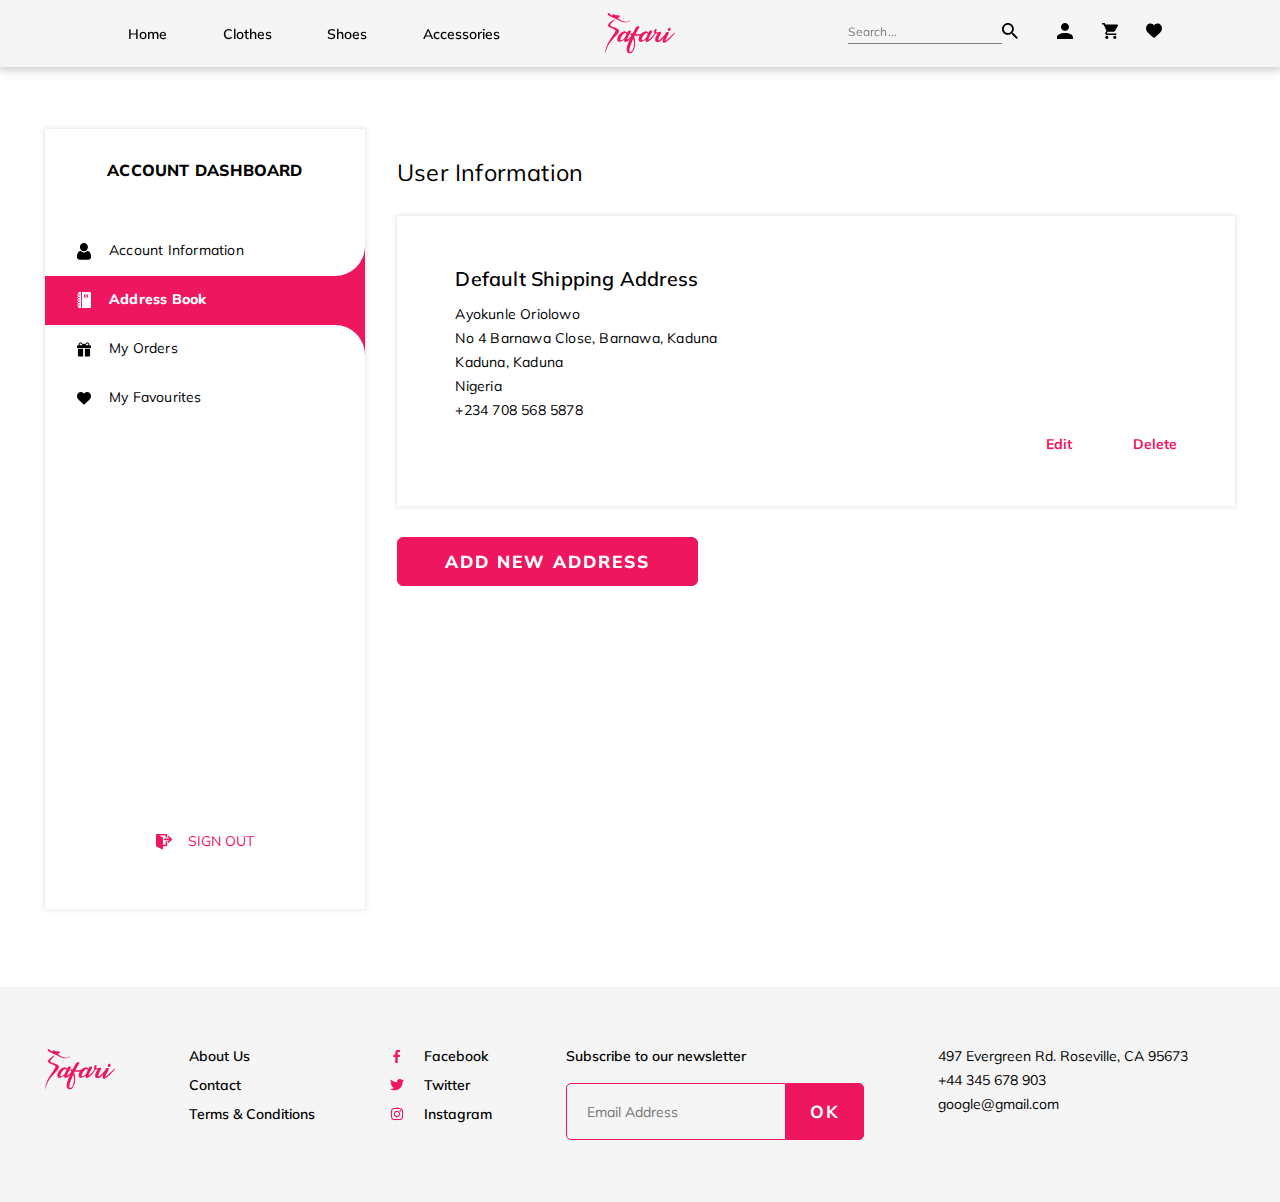
<file: address-book.html>
<!DOCTYPE html>
<html lang="en">

<head>
	<title>Safari</title>
	<meta charset="UTF-8">
	<meta name="format-detection" content="telephone=no">
	<!-- <style>body{opacity: 0;}</style> -->
	<link rel="stylesheet" href="css/style.min.css?_v=20230717130036">
	<link rel="shortcut icon" href="favicon.ico">
	<!-- <meta name="robots" content="noindex, nofollow"> -->
	<meta name="viewport" content="width=device-width, initial-scale=1.0">
	<link rel="apple-touch-icon" sizes="180x180" href="/apple-touch-icon.png">
	<link rel="icon" type="image/png" sizes="32x32" href="/favicon-32x32.png">
	<link rel="icon" type="image/png" sizes="16x16" href="/favicon-16x16.png">
	<link rel="manifest" href="/site.webmanifest">
	<link rel="mask-icon" href="/safari-pinned-tab.svg" color="#d55b87">
	<meta name="msapplication-TileColor" content="#ffffff">
	<meta name="theme-color" content="#ffffff">
</head>

<body>
	<div class="wrapper">
		<header class="header">
			<div class="header__container-big">
				<div class="header__menu menu">
					<nav class="menu__body">
						<ul class="menu__list">
							<li class="menu__item">
								<a href="home.html" class="menu__link">
									Home
								</a>
							</li>
							<li class="menu__item">
								<a href="catalog.html" class="menu__link">
									Clothes
								</a>
							</li>
							<li class="menu__item">
								<a href="shoes.html" class="menu__link">
									Shoes
								</a>
							</li>
							<li class="menu__item">
								<a href="accessories.html" class="menu__link">
									Accessories
								</a>
							</li>
						</ul>
					</nav>
				</div>
				<a href="home.html" class="header__logo">
					<img src="img/logo.svg" alt="safari">
				</a>
				<div class="header__actions">
					<form class="header__search search-header">
						<div class="search-header__line">
							<input autocomplete="off" type="search" name="form[]" placeholder="Search..." class="search-header__input" id="search">
						</div>
						<label for="search" class="search-header__icon">
							<svg>
								<use xlink:href="img/icons/icons.svg#search"></use>
							</svg>
						</label>
					</form>
					<ul class="header__items">
						<li class="header__item">
							<a href="account-info.html" class="header__link">
								<svg>
									<use xlink:href="img/icons/icons.svg#account"></use>
								</svg>
							</a>
						</li>
						<li class="header__item">
							<a href="shopping-cart.html" class="header__link">
								<svg>
									<use xlink:href="img/icons/icons.svg#cart"></use>
								</svg>
							</a>
						</li>
						<li class="header__item">
							<a href="accounts-favourites.html" class="header__link">
								<svg>
									<use xlink:href="img/icons/icons.svg#like"></use>
								</svg>
							</a>
						</li>
					</ul>
					<button type="button" class="menu__icon icon-menu"><span></span></button>
				</div>
			</div>
		</header>
		<main class="page">
			<section class="page__dashboard dashboard dashboard_padding-big">
				<div class="dashboard__container">
					<aside class="dashboard__account account-dashboard">
						<div class="account-dashboard__wrapper">
							<h2 class="account-dashboard__title">
								ACCOUNT DASHBOARD
							</h2>
							<div class="account-dashboard__body">
								<nav class="account-dashboard__menu">
									<ul class="account-dashboard__list">
										<li class="account-dashboard__item">
											<a href="account-info.html" class="account-dashboard__link">
												<svg>
													<use xlink:href="img/icons/icons.svg#account-2"></use>
												</svg>
												Account Information
											</a>
										</li>
										<li class="account-dashboard__item  _active">
											<a href="#" class="account-dashboard__link">
												<svg>
													<use xlink:href="img/icons/icons.svg#book"></use>
												</svg>
												Address book
											</a>
										</li>
										<li class="account-dashboard__item">
											<a href="account-orders.html" class="account-dashboard__link">
												<svg>
													<use xlink:href="img/icons/icons.svg#orders"></use>
												</svg>
												my orders
											</a>
										</li>
										<li class="account-dashboard__item">
											<a href="accounts-favourites.html" class="account-dashboard__link">
												<svg>
													<use xlink:href="img/icons/icons.svg#like"></use>
												</svg>
												My favourites
											</a>
										</li>
									</ul>
								</nav>
								<button class="account-dashboard__sign-out">
									<svg>
										<use xlink:href="img/icons/icons.svg#sign-out"></use>
									</svg>
									Sign out
								</button>
							</div>
						</div>
						<button class="account-dashboard__slide-button"></button>
					</aside>
					<div class="dashboard__content">
						<h2 class="dashboard__title">
							User Information
						</h2>
						<div class="dashboard__shipping shipping-dashboard">
							<div class="shipping-dashboard__info">
								<h3 class="shipping-dashboard__title">
									Default Shipping Address
								</h3>
								<div class="shipping-dashboard__line">
									Ayokunle Oriolowo
								</div>
								<div class="shipping-dashboard__line">
									No 4 Barnawa Close, Barnawa, Kaduna
								</div>
								<div class="shipping-dashboard__line">
									Kaduna, Kaduna
								</div>
								<div class="shipping-dashboard__line">
									Nigeria
								</div>
								<div class="shipping-dashboard__line">
									+234 708 568 5878
								</div>
							</div>
							<div class="shipping-dashboard__actions">
								<button type="button" class="shipping-dashboard__button">
									Edit
								</button>
								<button type="button" class="shipping-dashboard__button">
									Delete
								</button>
							</div>
						</div>
						<button type="button" class="form-dashboard__button button">ADD NEW ADDRESS</button>
					</div>
				</div>
			</section>
		</main>
		<footer class="footer">
			<div class="footer__container">
				<a href="#" class="footer__logo">
					<img src="img/logo.svg" alt="safari">
				</a>
				<nav class="footer__menu">
					<ul class="footer__list">
						<li class="footer__item">
							<a href="#" class="footer__link">
								About Us
							</a>
						</li>
						<li class="footer__item">
							<a href="#" class="footer__link">
								Contact
							</a>
						</li>
						<li class="footer__item">
							<a href="#" class="footer__link">
								Terms & Conditions
							</a>
						</li>
					</ul>
				</nav>
				<div class="footer__socials socials-footer">
					<a href="#" class="socials-footer__link">
						<svg>
							<use xlink:href="img/icons/icons.svg#fb"></use>
						</svg>
						<span>
							Facebook
						</span>
					</a>
					<a href="#" class="socials-footer__link">
						<svg>
							<use xlink:href="img/icons/icons.svg#twiter"></use>
						</svg>
						<span>
							Twitter
						</span>
					</a>
					<a href="#" class="socials-footer__link">
						<svg>
							<use xlink:href="img/icons/icons.svg#inst"></use>
						</svg>
						<span>
							Instagram
						</span>
					</a>
				</div>
				<div class="footer__news news-footer">
					<form action="#" class="news-footer__form" data-dev>
						<label for="email" class="news-footer__label">Subscribe to our newsletter</label>
						<div class="news-footer__line">
							<input autocomplete="off" type="text" name="form[]" data-error="this isn't email" placeholder="Email Address" class="input news-footer__input" id="email" data-required="email">
							<button type="submit" class="button news-footer__button">OK</button>
						</div>
					</form>
				</div>
				<div class="footer__contacts contacts-footer">
					<div class="contacts-footer__address">
						497 Evergreen Rd. Roseville, CA 95673
					</div>
					<a href="tel:+44345678903" class="contacts-footer__link">+44 345 678 903</a>
					<a href="mailto:google@gmail.com" class="contacts-footer__link">google@gmail.com</a>
				</div>
			</div>
		</footer>
	</div>
	<style>
		.lock body {
			overflow: hidden;
			touch-action: none;
			overscroll-behavior: none;
		}

		.loading body {
			opacity: 0;
			visibility: hidden;
		}

		.loaded body {
			transition: opacity 0.5s ease .7s;
			opacity: 1;
			visibility: visible;
		}
	</style>
	<div id="fls-preloader">
		<!-- Документація: https://template.fls.guru/template-docs/modul-preloader.html -->
		<!-- Стилі для прелоадера -->
		<style>
			* {
				padding: 0px;
				margin: 0px;
				border: 0px;
			}

			*,
			*:before,
			*:after {
				box-sizing: border-box;
			}

			html {
				overflow: hidden;
				touch-action: none;
				overscroll-behavior: none;
			}

			/* Головний блок */
			.fls-preloader {
				pointer-events: none;
				z-index: -1;
				position: fixed;
				width: 100%;
				height: 100%;
				top: 0;
				left: 0;
				display: flex;
				justify-content: center;
				align-items: center;
				background-color: var(--white);
				transition: opacity 1s;
				opacity: 0;
			}

			.loading .fls-preloader {
				opacity: 1;
			}

			/* .loaded .fls-preloader {
			opacity: 0;
			visibility: hidden;
		} */

			/* Блок з елементами */
			.fls-preloader__body {
				padding: 0.93rem;
				max-width: 31.25rem;
				display: flex;
				flex-direction: column;
			}

			.fls-preloader p {
				text-align: center;
				font-family: 'Poppins';
				font-size: 68px;
				color: var(--accent);
			}

			@media (max-width: 479.98px) {
				.fls-preloader p {
					font-size: 52px;
				}
			}

			/* Блок з лічильником */
			/* .fls-preloader__counter {
			font-size: 10rem;
		} */

			/* Прогресбар */
			.fls-preloader__line {}

			/* Лінія прогресбару */
			.fls-preloader__line span {
				display: inline-block;
				transition: width 0.2s ease;
				height: 0.8rem;
				background-color: var(--accent);
			}
		</style>
		<!-- Скріпт прелоадера -->
		<script>
			function preloader() {
				const preloaderImages = document.querySelector('[data-preloader]') ? document.querySelectorAll('[data-preloader] img') : document.querySelectorAll('img');
				const preloaderContainer = document.querySelector('#fls-preloader');
				if (preloaderImages.length) {
					const preloaderTemplate = `
					<div class="fls-preloader">
						<div class="fls-preloader__body">
							<p>Ynnea Vias</p>
							<div class="fls-preloader__line"><span></span></div>
						</div>
					</div>`;
					document.querySelector('html').insertAdjacentHTML("beforeend", preloaderTemplate);

					const
						preloader = document.querySelector('.fls-preloader'),
						showPecentLoad = document.querySelector('.fls-preloader__counter'),
						showLineLoad = document.querySelector('.fls-preloader__line span'),
						htmlDocument = document.documentElement;

					let imagesLoadedCount = counter = progress = 0;

					htmlDocument.classList.add('loading');
					htmlDocument.classList.add('lock');

					preloaderImages.forEach(preloaderImage => {
						const imgClone = document.createElement('img');
						if (imgClone) {
							imgClone.onload = imageLoaded;
							imgClone.onerror = imageLoaded;
							preloaderImage.dataset.src ? imgClone.src = preloaderImage.dataset.src : imgClone.src = preloaderImage.src;
						}
					});

					function setValueProgress(progress) {
						showPecentLoad ? showPecentLoad.innerText = `${progress}%` : null;
						showLineLoad ? showLineLoad.style.width = `${progress}%` : null;
					}
					showPecentLoad ? setValueProgress(progress) : null;

					function imageLoaded() {
						imagesLoadedCount++;
						progress = Math.round((100 / preloaderImages.length) * imagesLoadedCount);
						const intervalId = setInterval(() => {
							counter >= progress ? clearInterval(intervalId) : setValueProgress(++counter);
							counter >= 100 ? addLoadedClass() : null;
						}, 10);
					}

					function addLoadedClass() {
						htmlDocument.classList.add('loaded');
						htmlDocument.classList.remove('lock');
						htmlDocument.classList.remove('loading');
						setInterval(() => {
							preloader.remove();
							preloaderContainer.remove();
						}, 0);
					}
				} else {
					preloaderContainer.remove();
				}
			}
			preloader();
		</script>
	</div>
	<script src="js/app.min.js?_v=20230717130036"></script>
</body>

</html>
</file>
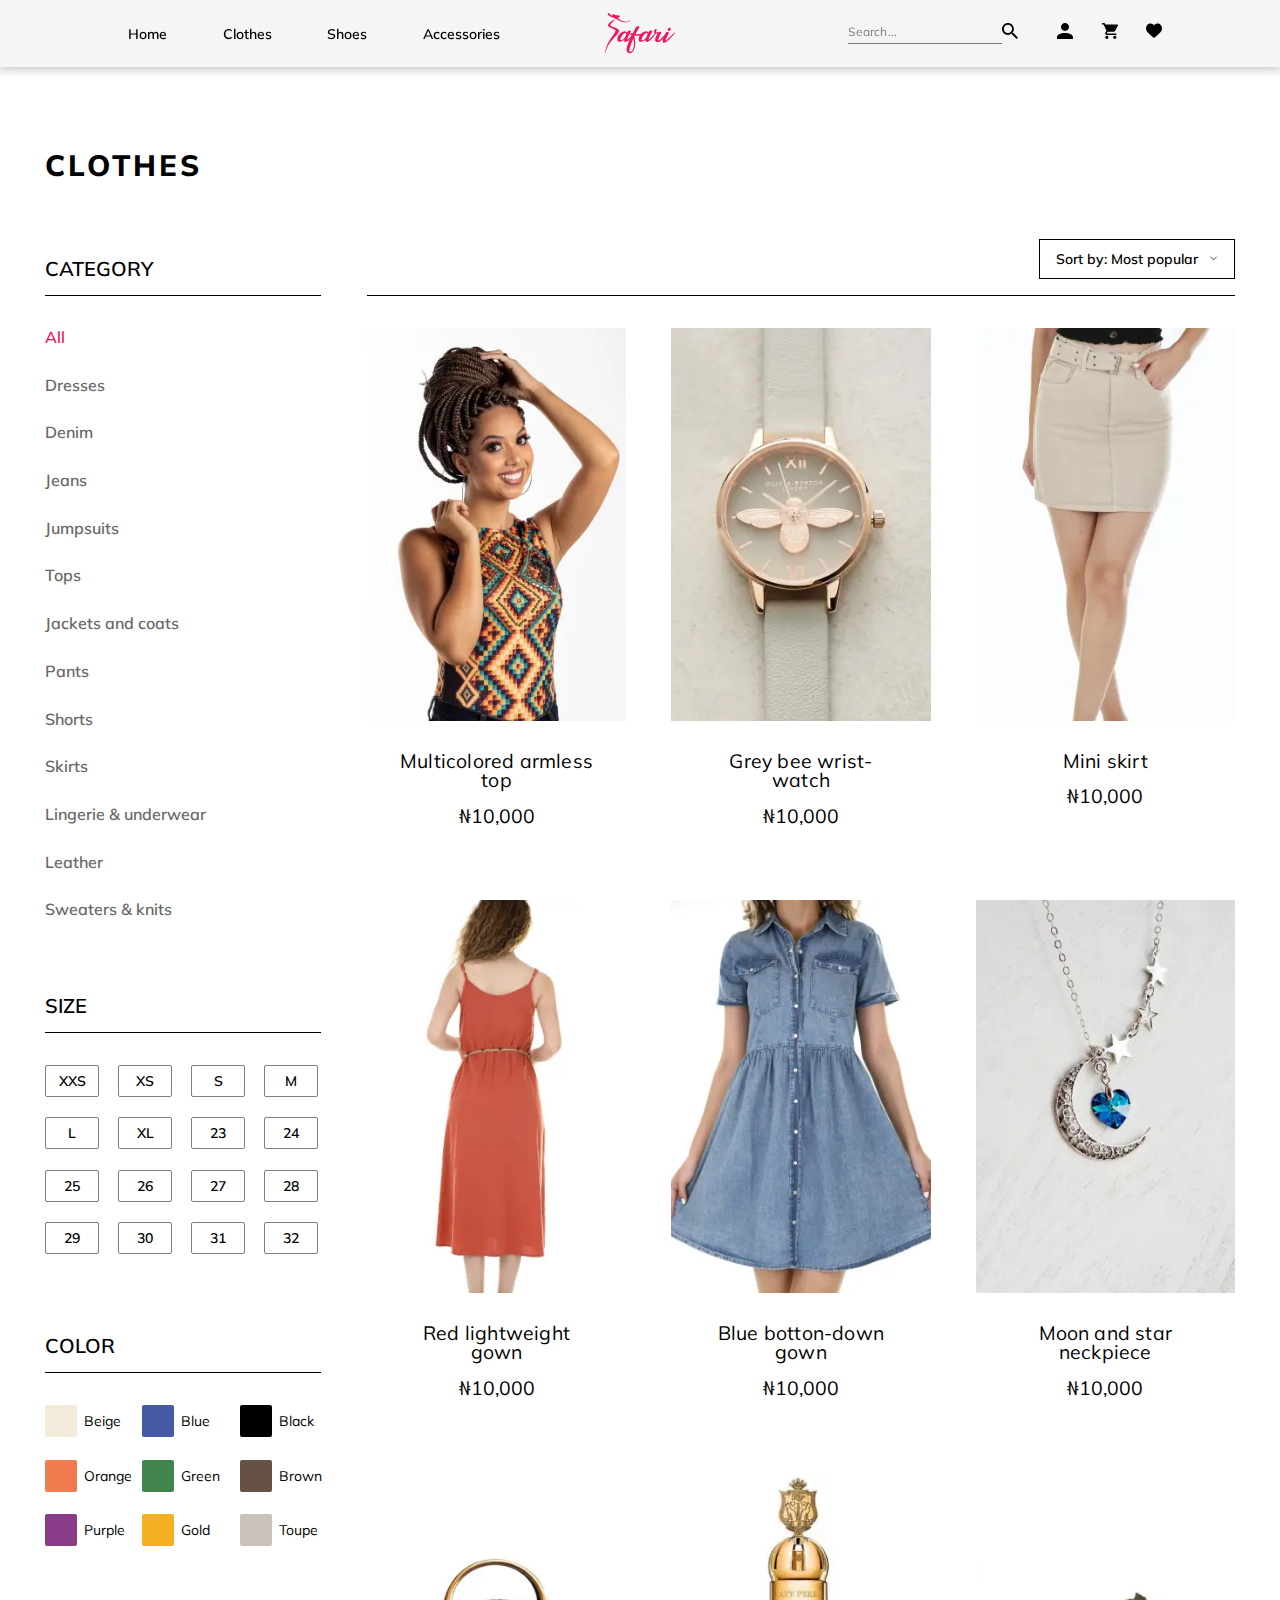
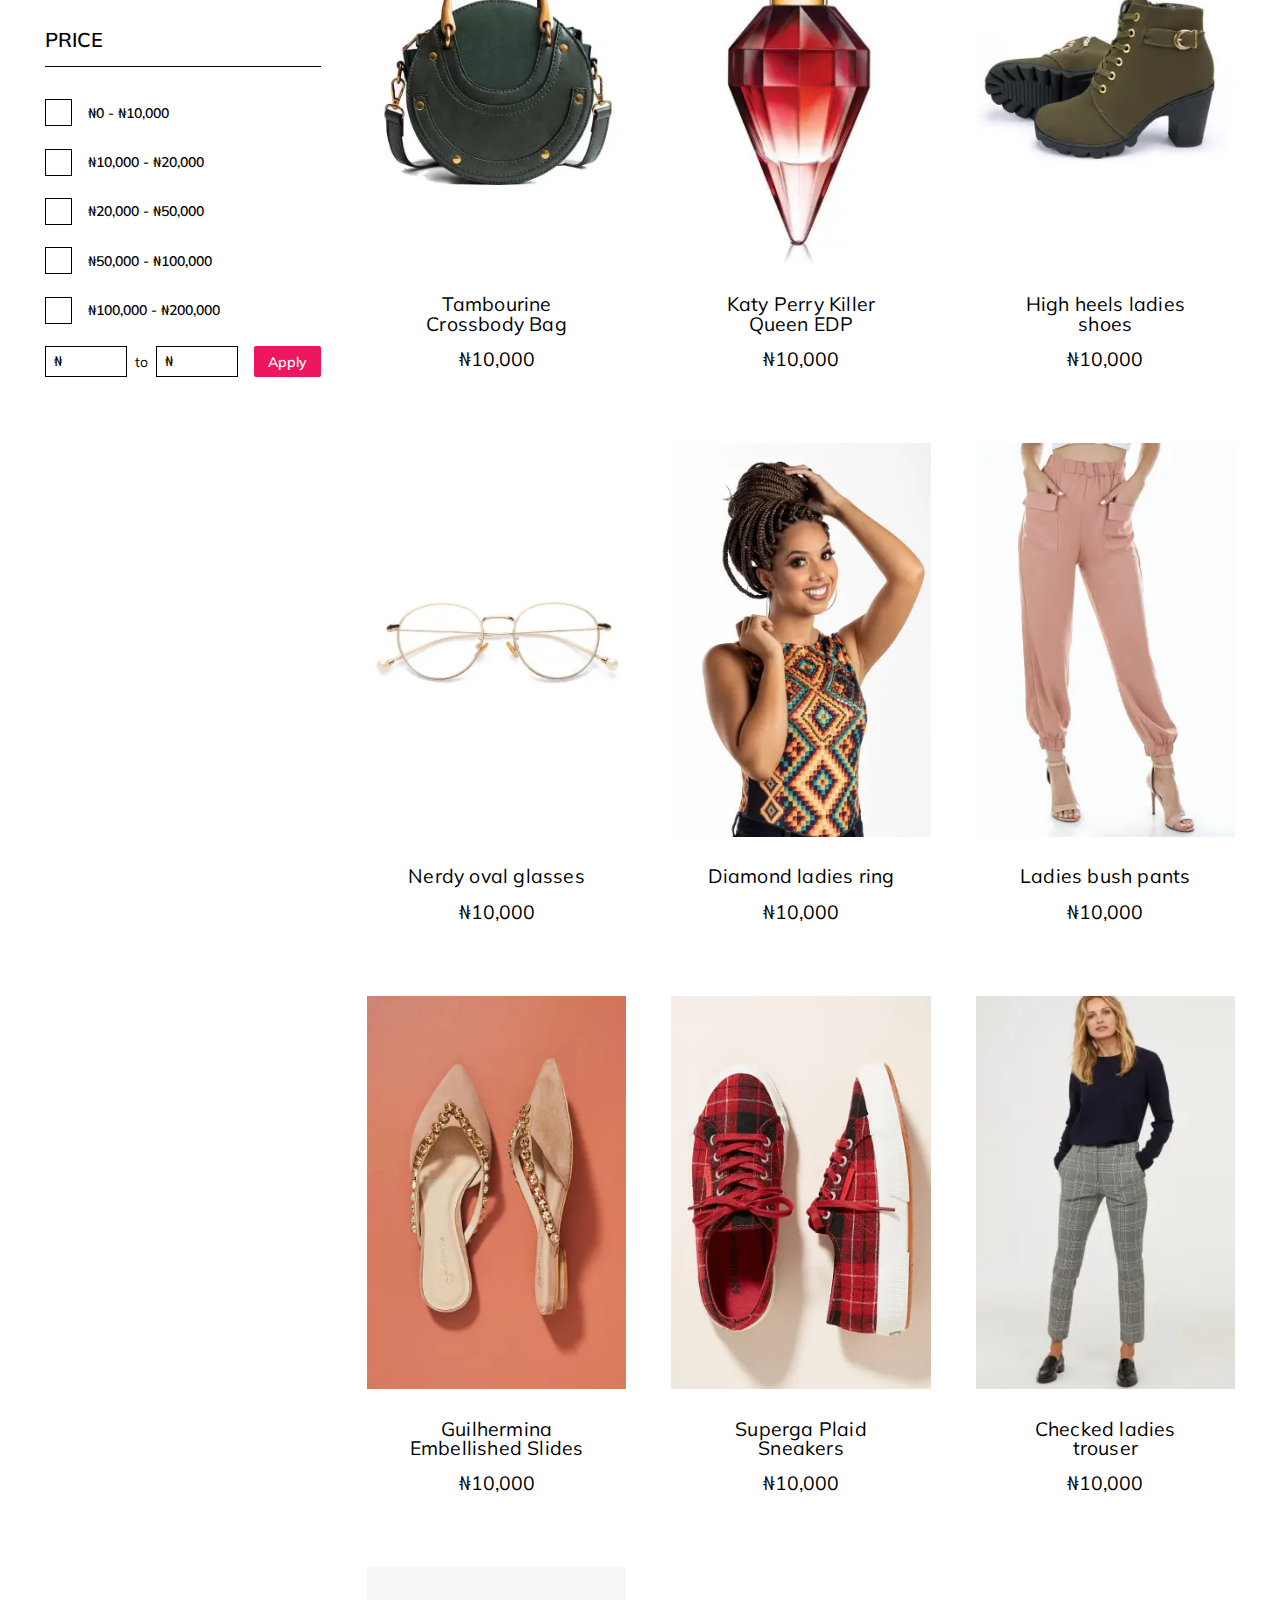
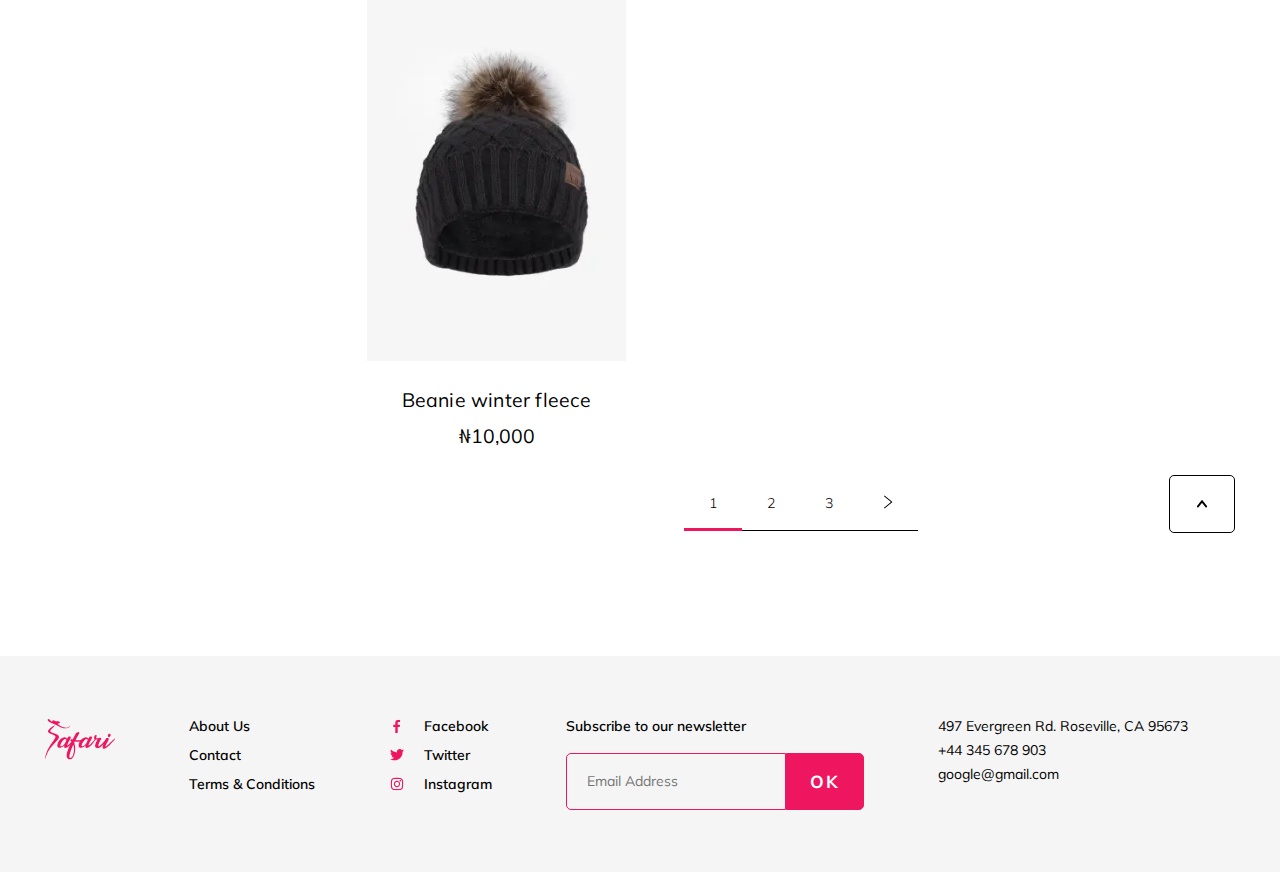
<file: catalog.html>
<!DOCTYPE html>
<html lang="en">

<head>
	<title>Safari</title>
	<meta charset="UTF-8">
	<meta name="format-detection" content="telephone=no">
	<!-- <style>body{opacity: 0;}</style> -->
	<link rel="stylesheet" href="css/style.min.css?_v=20230717130036">
	<link rel="shortcut icon" href="favicon.ico">
	<!-- <meta name="robots" content="noindex, nofollow"> -->
	<meta name="viewport" content="width=device-width, initial-scale=1.0">
	<link rel="apple-touch-icon" sizes="180x180" href="/apple-touch-icon.png">
	<link rel="icon" type="image/png" sizes="32x32" href="/favicon-32x32.png">
	<link rel="icon" type="image/png" sizes="16x16" href="/favicon-16x16.png">
	<link rel="manifest" href="/site.webmanifest">
	<link rel="mask-icon" href="/safari-pinned-tab.svg" color="#d55b87">
	<meta name="msapplication-TileColor" content="#ffffff">
	<meta name="theme-color" content="#ffffff">
</head>

<body>
	<div class="wrapper">
		<header class="header">
			<div class="header__container-big">
				<div class="header__menu menu">
					<nav class="menu__body">
						<ul class="menu__list">
							<li class="menu__item">
								<a href="home.html" class="menu__link">
									Home
								</a>
							</li>
							<li class="menu__item">
								<a href="catalog.html" class="menu__link">
									Clothes
								</a>
							</li>
							<li class="menu__item">
								<a href="shoes.html" class="menu__link">
									Shoes
								</a>
							</li>
							<li class="menu__item">
								<a href="accessories.html" class="menu__link">
									Accessories
								</a>
							</li>
						</ul>
					</nav>
				</div>
				<a href="home.html" class="header__logo">
					<img src="img/logo.svg" alt="safari">
				</a>
				<div class="header__actions">
					<form class="header__search search-header">
						<div class="search-header__line">
							<input autocomplete="off" type="search" name="form[]" placeholder="Search..." class="search-header__input" id="search">
						</div>
						<label for="search" class="search-header__icon">
							<svg>
								<use xlink:href="img/icons/icons.svg#search"></use>
							</svg>
						</label>
					</form>
					<ul class="header__items">
						<li class="header__item">
							<a href="account-info.html" class="header__link">
								<svg>
									<use xlink:href="img/icons/icons.svg#account"></use>
								</svg>
							</a>
						</li>
						<li class="header__item">
							<a href="shopping-cart.html" class="header__link">
								<svg>
									<use xlink:href="img/icons/icons.svg#cart"></use>
								</svg>
							</a>
						</li>
						<li class="header__item">
							<a href="accounts-favourites.html" class="header__link">
								<svg>
									<use xlink:href="img/icons/icons.svg#like"></use>
								</svg>
							</a>
						</li>
					</ul>
					<button type="button" class="menu__icon icon-menu"><span></span></button>
				</div>
			</div>
		</header>
		<main class="page">
			<section class="page__catalog catalog-page">
				<div class="catalog-page__container">
					<h2 class="catalog-page__title">
						Clothes
					</h2>
					<form action="#" class="catalog-page__form" data-dev>
						<aside data-spollers="767.98, max" class="catalog-page__filters">
							<details class="catalog-page__spollers">
								<summary class="catalog-page__spoller-title">
									Filters
								</summary>
								<div class="catalog-page__spoller-wrapper">
									<div class="catalog-page__filter filter-catalog">
										<div class="filter-catalog__heading">
											<h3 class="filter-catalog__title">
												Category
											</h3>
										</div>
										<div class="filter-catalog__body category-filter">
											<ul class="category-filter__list">
												<li class="category-filter__item _active">
													<a href="#" class="category-filter__link ">
														All
													</a>
												</li>
												<li class="category-filter__item">
													<a href="#" class="category-filter__link _actiive">
														Dresses
													</a>
												</li>
												<li class="category-filter__item">
													<a href="#" class="category-filter__link _actiive">
														Denim
													</a>
												</li>
												<li class="category-filter__item">
													<a href="#" class="category-filter__link _actiive">
														Jeans
													</a>
												</li>
												<li class="category-filter__item">
													<a href="#" class="category-filter__link _actiive">
														Jumpsuits
													</a>
												</li>
												<li class="category-filter__item">
													<a href="#" class="category-filter__link _actiive">
														Tops
													</a>
												</li>
												<li class="category-filter__item">
													<a href="#" class="category-filter__link _actiive">
														Jackets and coats
													</a>
												</li>
												<li class="category-filter__item">
													<a href="#" class="category-filter__link _actiive">
														Pants
													</a>
												</li>
												<li class="category-filter__item">
													<a href="#" class="category-filter__link _actiive">
														Shorts
													</a>
												</li>
												<li class="category-filter__item">
													<a href="#" class="category-filter__link _actiive">
														Skirts
													</a>
												</li>
												<li class="category-filter__item">
													<a href="#" class="category-filter__link _actiive">
														Lingerie & underwear
													</a>
												</li>
												<li class="category-filter__item">
													<a href="#" class="category-filter__link _actiive">
														Leather
													</a>
												</li>
												<li class="category-filter__item">
													<a href="#" class="category-filter__link _actiive">
														Sweaters & knits
													</a>
												</li>
											</ul>
										</div>
									</div>
									<div class="catalog-page__filter filter-catalog">
										<div class="filter-catalog__heading">
											<h3 class="filter-catalog__title">
												Size
											</h3>
											<button type="button" class="filter-catalog__clear">
												Clear
												<svg>
													<use xlink:href="img/icons/icons.svg#clear"></use>
												</svg>
											</button>
										</div>
										<div class="filter-catalog__body size-filter">
											<div class="size-filter__item checkbox">
												<input id="c_1" data-error="Помилка" class="checkbox__input" type="checkbox" value="1" name="form[]">
												<label for="c_1" class="checkbox__label"><span class="checkbox__text">XXS</span></label>
											</div>
											<div class="size-filter__item checkbox">
												<input id="c_2" data-error="Помилка" class="checkbox__input" type="checkbox" value="1" name="form[]">
												<label for="c_2" class="checkbox__label"><span class="checkbox__text">XS</span></label>
											</div>
											<div class="size-filter__item checkbox">
												<input id="c_3" data-error="Помилка" class="checkbox__input" type="checkbox" value="1" name="form[]">
												<label for="c_3" class="checkbox__label"><span class="checkbox__text">S</span></label>
											</div>
											<div class="size-filter__item checkbox">
												<input id="c_4" data-error="Помилка" class="checkbox__input" type="checkbox" value="1" name="form[]">
												<label for="c_4" class="checkbox__label"><span class="checkbox__text">M</span></label>
											</div>
											<div class="size-filter__item checkbox">
												<input id="c_5" data-error="Помилка" class="checkbox__input" type="checkbox" value="1" name="form[]">
												<label for="c_5" class="checkbox__label"><span class="checkbox__text">L</span></label>
											</div>
											<div class="size-filter__item checkbox">
												<input id="c_6" data-error="Помилка" class="checkbox__input" type="checkbox" value="1" name="form[]">
												<label for="c_6" class="checkbox__label"><span class="checkbox__text">XL</span></label>
											</div>
											<div class="size-filter__item checkbox">
												<input id="c_7" data-error="Помилка" class="checkbox__input" type="checkbox" value="1" name="form[]">
												<label for="c_7" class="checkbox__label"><span class="checkbox__text">23</span></label>
											</div>
											<div class="size-filter__item checkbox">
												<input id="c_8" data-error="Помилка" class="checkbox__input" type="checkbox" value="1" name="form[]">
												<label for="c_8" class="checkbox__label"><span class="checkbox__text">24</span></label>
											</div>
											<div class="size-filter__item checkbox">
												<input id="c_9" data-error="Помилка" class="checkbox__input" type="checkbox" value="1" name="form[]">
												<label for="c_9" class="checkbox__label"><span class="checkbox__text">25</span></label>
											</div>
											<div class="size-filter__item checkbox">
												<input id="c_10" data-error="Помилка" class="checkbox__input" type="checkbox" value="1" name="form[]">
												<label for="c_10" class="checkbox__label"><span class="checkbox__text">26</span></label>
											</div>
											<div class="size-filter__item checkbox">
												<input id="c_11" data-error="Помилка" class="checkbox__input" type="checkbox" value="1" name="form[]">
												<label for="c_11" class="checkbox__label"><span class="checkbox__text">27</span></label>
											</div>
											<div class="size-filter__item checkbox">
												<input id="c_12" data-error="Помилка" class="checkbox__input" type="checkbox" value="1" name="form[]">
												<label for="c_12" class="checkbox__label"><span class="checkbox__text">28</span></label>
											</div>
											<div class="size-filter__item checkbox">
												<input id="c_13" data-error="Помилка" class="checkbox__input" type="checkbox" value="1" name="form[]">
												<label for="c_13" class="checkbox__label"><span class="checkbox__text">29</span></label>
											</div>
											<div class="size-filter__item checkbox">
												<input id="c_14" data-error="Помилка" class="checkbox__input" type="checkbox" value="1" name="form[]">
												<label for="c_14" class="checkbox__label"><span class="checkbox__text">30</span></label>
											</div>
											<div class="size-filter__item checkbox">
												<input id="c_15" data-error="Помилка" class="checkbox__input" type="checkbox" value="1" name="form[]">
												<label for="c_15" class="checkbox__label"><span class="checkbox__text">31</span></label>
											</div>
											<div class="size-filter__item checkbox">
												<input id="c_16" data-error="Помилка" class="checkbox__input" type="checkbox" value="1" name="form[]">
												<label for="c_16" class="checkbox__label"><span class="checkbox__text">32</span></label>
											</div>
										</div>
									</div>
									<div class="catalog-page__filter filter-catalog">
										<div class="filter-catalog__heading">
											<h3 class="filter-catalog__title">
												Color
											</h3>
											<button type="button" class="filter-catalog__clear">
												Clear
												<svg>
													<use xlink:href="img/icons/icons.svg#clear"></use>
												</svg>
											</button>
										</div>
										<div class="filter-catalog__body color-filter">
											<div class="checkbox _beige">
												<input id="color_1" data-error="Помилка" class="checkbox__input" type="checkbox" value="1" name="form[]">
												<label for="color_1" class="checkbox__label"><span class="checkbox__text">Beige</span></label>
											</div>
											<div class="checkbox _blue">
												<input id="color_2" data-error="Помилка" class="checkbox__input" type="checkbox" value="1" name="form[]">
												<label for="color_2" class="checkbox__label"><span class="checkbox__text">Blue</span></label>
											</div>
											<div class="checkbox _black">
												<input id="color_3" data-error="Помилка" class="checkbox__input" type="checkbox" value="1" name="form[]">
												<label for="color_3" class="checkbox__label"><span class="checkbox__text">Black</span></label>
											</div>
											<div class="checkbox _orange">
												<input id="color_4" data-error="Помилка" class="checkbox__input" type="checkbox" value="1" name="form[]">
												<label for="color_4" class="checkbox__label"><span class="checkbox__text">Orange</span></label>
											</div>
											<div class="checkbox _green">
												<input id="color_5" data-error="Помилка" class="checkbox__input" type="checkbox" value="1" name="form[]">
												<label for="color_5" class="checkbox__label"><span class="checkbox__text">Green</span></label>
											</div>
											<div class="checkbox _brown">
												<input id="color_6" data-error="Помилка" class="checkbox__input" type="checkbox" value="1" name="form[]">
												<label for="color_6" class="checkbox__label"><span class="checkbox__text">Brown</span></label>
											</div>
											<div class="checkbox _purple">
												<input id="color_7" data-error="Помилка" class="checkbox__input" type="checkbox" value="1" name="form[]">
												<label for="color_7" class="checkbox__label"><span class="checkbox__text">Purple</span></label>
											</div>
											<div class="checkbox _gold">
												<input id="color_8" data-error="Помилка" class="checkbox__input" type="checkbox" value="1" name="form[]">
												<label for="color_8" class="checkbox__label"><span class="checkbox__text">Gold</span></label>
											</div>
											<div class="checkbox _toupe">
												<input id="color_9" data-error="Помилка" class="checkbox__input" type="checkbox" value="1" name="form[]">
												<label for="color_9" class="checkbox__label"><span class="checkbox__text">Toupe</span></label>
											</div>
										</div>
									</div>
									<div class="catalog-page__filter filter-catalog">
										<div class="filter-catalog__heading">
											<h3 class="filter-catalog__title">
												Price
											</h3>
											<button type="button" class="filter-catalog__clear">
												Clear
												<svg>
													<use xlink:href="img/icons/icons.svg#clear"></use>
												</svg>
											</button>
										</div>
										<div class="filter-catalog__body price-filter">
											<div class="checkbox">
												<input id="price_1" data-error="Помилка" class="checkbox__input" type="checkbox" value="1" name="form[]">
												<label for="price_1" class="checkbox__label"><span class="checkbox__text">₦0 - ₦10,000</span></label>
											</div>
											<div class="checkbox">
												<input id="price_2" data-error="Помилка" class="checkbox__input" type="checkbox" value="1" name="form[]">
												<label for="price_2" class="checkbox__label"><span class="checkbox__text">₦10,000 - ₦20,000</span></label>
											</div>
											<div class="checkbox">
												<input id="price_3" data-error="Помилка" class="checkbox__input" type="checkbox" value="1" name="form[]">
												<label for="price_3" class="checkbox__label"><span class="checkbox__text">₦20,000 - ₦50,000</span></label>
											</div>
											<div class="checkbox">
												<input id="price_4" data-error="Помилка" class="checkbox__input" type="checkbox" value="1" name="form[]">
												<label for="price_4" class="checkbox__label"><span class="checkbox__text">₦50,000 - ₦100,000</span></label>
											</div>
											<div class="checkbox">
												<input id="price_5" data-error="Помилка" class="checkbox__input" type="checkbox" value="1" name="form[]">
												<label for="price_5" class="checkbox__label"><span class="checkbox__text">₦100,000 - ₦200,000</span></label>
											</div>
											<div class="price-filter__form">
												<div class="price-filter__fields">
													<div class="price-filter__field">
														<input autocomplete="off" type="text" name="form[]" data-error="Помилка" placeholder="" class="price-filter__input">
													</div>
													<span>to</span>
													<div class="price-filter__field">
														<input autocomplete="off" type="text" name="form[]" data-error="Помилка" placeholder="" class="price-filter__input">
													</div>
												</div>
												<button type="button" class="price-filter__button">Apply</button>
											</div>
										</div>
									</div>
								</div>
							</details>
						</aside>
						<div class="catalog-page__content">
							<div class="catalog-page__heading">
								<select name="form[]" data-class-modif="catalog">
									<option value="1" selected>Sort by: Most popular</option>
									<option value="2">Best Selling</option>
									<option value="3">Price: High to Low</option>
									<option value="4">Price: Low to High</option>
								</select>
							</div>
							<div class="catalog-page__items items-catalog">
								<article class="items-catalog__item">
									<div class="items-catalog__main">
										<a href="#" class="items-catalog__image-ibg">
											<picture><source data-srcset="img/catalog/01.webp" srcset="[data-uri]" type="image/webp"><img src="[data-uri]"  data-src="img/catalog/01.jpeg" alt="item"></picture>
										</a>
										<div class="items-catalog__actions">
											<button class="items-catalog__button items-catalog__button_like">
												<svg>
													<use xlink:href="img/icons/icons.svg#like"></use>
												</svg>
											</button>
											<button class="items-catalog__button">
												add to cart
												<svg>
													<use xlink:href="img/icons/icons.svg#cart"></use>
												</svg>
											</button>
										</div>
									</div>
									<div class="items-catalog__body">
										<a href="#" class="items-catalog__title">
											Multicolored armless top
										</a>
										<div class="items-catalog__price">
											₦10,000
										</div>
									</div>
								</article>
								<article class="items-catalog__item">
									<div class="items-catalog__main">
										<a href="#" class="items-catalog__image-ibg">
											<picture><source data-srcset="img/catalog/02.webp" srcset="[data-uri]" type="image/webp"><img src="[data-uri]"  data-src="img/catalog/02.jpeg" alt="item"></picture>
										</a>
										<div class="items-catalog__actions">
											<button class="items-catalog__button items-catalog__button_like">
												<svg>
													<use xlink:href="img/icons/icons.svg#like"></use>
												</svg>
											</button>
											<button class="items-catalog__button">
												add to cart
												<svg>
													<use xlink:href="img/icons/icons.svg#cart"></use>
												</svg>
											</button>
										</div>
									</div>
									<div class="items-catalog__body">
										<a href="#" class="items-catalog__title">
											Grey bee wrist-watch
										</a>
										<div class="items-catalog__price">
											₦10,000
										</div>
									</div>
								</article>
								<article class="items-catalog__item">
									<div class="items-catalog__main">
										<a href="#" class="items-catalog__image-ibg">
											<picture><source data-srcset="img/catalog/03.webp" srcset="[data-uri]" type="image/webp"><img src="[data-uri]"  data-src="img/catalog/03.jpeg" alt="item"></picture>
										</a>
										<div class="items-catalog__actions">
											<button class="items-catalog__button items-catalog__button_like">
												<svg>
													<use xlink:href="img/icons/icons.svg#like"></use>
												</svg>
											</button>
											<button class="items-catalog__button">
												add to cart
												<svg>
													<use xlink:href="img/icons/icons.svg#cart"></use>
												</svg>
											</button>
										</div>
									</div>
									<div class="items-catalog__body">
										<a href="#" class="items-catalog__title">
											Mini skirt
										</a>
										<div class="items-catalog__price">
											₦10,000
										</div>
									</div>
								</article>
								<article class="items-catalog__item">
									<div class="items-catalog__main">
										<a href="#" class="items-catalog__image-ibg">
											<picture><source data-srcset="img/catalog/04.webp" srcset="[data-uri]" type="image/webp"><img src="[data-uri]"  data-src="img/catalog/04.jpeg" alt="item"></picture>
										</a>
										<div class="items-catalog__actions">
											<button class="items-catalog__button items-catalog__button_like">
												<svg>
													<use xlink:href="img/icons/icons.svg#like"></use>
												</svg>
											</button>
											<button class="items-catalog__button">
												add to cart
												<svg>
													<use xlink:href="img/icons/icons.svg#cart"></use>
												</svg>
											</button>
										</div>
									</div>
									<div class="items-catalog__body">
										<a href="#" class="items-catalog__title">
											Red lightweight gown
										</a>
										<div class="items-catalog__price">
											₦10,000
										</div>
									</div>
								</article>
								<article class="items-catalog__item">
									<div class="items-catalog__main">
										<a href="#" class="items-catalog__image-ibg">
											<picture><source data-srcset="img/catalog/05.webp" srcset="[data-uri]" type="image/webp"><img src="[data-uri]"  data-src="img/catalog/05.jpeg" alt="item"></picture>
										</a>
										<div class="items-catalog__actions">
											<button class="items-catalog__button items-catalog__button_like">
												<svg>
													<use xlink:href="img/icons/icons.svg#like"></use>
												</svg>
											</button>
											<button class="items-catalog__button">
												add to cart
												<svg>
													<use xlink:href="img/icons/icons.svg#cart"></use>
												</svg>
											</button>
										</div>
									</div>
									<div class="items-catalog__body">
										<a href="#" class="items-catalog__title">
											Blue botton-down gown
										</a>
										<div class="items-catalog__price">
											₦10,000
										</div>
									</div>
								</article>
								<article class="items-catalog__item">
									<div class="items-catalog__main">
										<a href="#" class="items-catalog__image-ibg">
											<picture><source data-srcset="img/catalog/06.webp" srcset="[data-uri]" type="image/webp"><img src="[data-uri]"  data-src="img/catalog/06.jpeg" alt="item"></picture>
										</a>
										<div class="items-catalog__actions">
											<button class="items-catalog__button items-catalog__button_like">
												<svg>
													<use xlink:href="img/icons/icons.svg#like"></use>
												</svg>
											</button>
											<button class="items-catalog__button">
												add to cart
												<svg>
													<use xlink:href="img/icons/icons.svg#cart"></use>
												</svg>
											</button>
										</div>
									</div>
									<div class="items-catalog__body">
										<a href="#" class="items-catalog__title">
											Moon and star neckpiece
										</a>
										<div class="items-catalog__price">
											₦10,000
										</div>
									</div>
								</article>
								<article class="items-catalog__item">
									<div class="items-catalog__main">
										<a href="#" class="items-catalog__image-ibg">
											<picture><source data-srcset="img/catalog/07.webp" srcset="[data-uri]" type="image/webp"><img src="[data-uri]"  data-src="img/catalog/07.jpeg" alt="item"></picture>
										</a>
										<div class="items-catalog__actions">
											<button class="items-catalog__button items-catalog__button_like">
												<svg>
													<use xlink:href="img/icons/icons.svg#like"></use>
												</svg>
											</button>
											<button class="items-catalog__button">
												add to cart
												<svg>
													<use xlink:href="img/icons/icons.svg#cart"></use>
												</svg>
											</button>
										</div>
									</div>
									<div class="items-catalog__body">
										<a href="#" class="items-catalog__title">
											Tambourine Crossbody Bag
										</a>
										<div class="items-catalog__price">
											₦10,000
										</div>
									</div>
								</article>
								<article class="items-catalog__item">
									<div class="items-catalog__main">
										<a href="#" class="items-catalog__image-ibg">
											<picture><source data-srcset="img/catalog/08.webp" srcset="[data-uri]" type="image/webp"><img src="[data-uri]"  data-src="img/catalog/08.jpeg" alt="item"></picture>
										</a>
										<div class="items-catalog__actions">
											<button class="items-catalog__button items-catalog__button_like">
												<svg>
													<use xlink:href="img/icons/icons.svg#like"></use>
												</svg>
											</button>
											<button class="items-catalog__button">
												add to cart
												<svg>
													<use xlink:href="img/icons/icons.svg#cart"></use>
												</svg>
											</button>
										</div>
									</div>
									<div class="items-catalog__body">
										<a href="#" class="items-catalog__title">
											Katy Perry Killer Queen EDP
										</a>
										<div class="items-catalog__price">
											₦10,000
										</div>
									</div>
								</article>
								<article class="items-catalog__item">
									<div class="items-catalog__main">
										<a href="#" class="items-catalog__image-ibg">
											<picture><source data-srcset="img/catalog/09.webp" srcset="[data-uri]" type="image/webp"><img src="[data-uri]"  data-src="img/catalog/09.jpeg" alt="item"></picture>
										</a>
										<div class="items-catalog__actions">
											<button class="items-catalog__button items-catalog__button_like">
												<svg>
													<use xlink:href="img/icons/icons.svg#like"></use>
												</svg>
											</button>
											<button class="items-catalog__button">
												add to cart
												<svg>
													<use xlink:href="img/icons/icons.svg#cart"></use>
												</svg>
											</button>
										</div>
									</div>
									<div class="items-catalog__body">
										<a href="#" class="items-catalog__title">
											High heels ladies shoes
										</a>
										<div class="items-catalog__price">
											₦10,000
										</div>
									</div>
								</article>
								<article class="items-catalog__item">
									<div class="items-catalog__main">
										<a href="#" class="items-catalog__image-ibg">
											<picture><source data-srcset="img/catalog/10.webp" srcset="[data-uri]" type="image/webp"><img src="[data-uri]"  data-src="img/catalog/10.jpeg" alt="item"></picture>
										</a>
										<div class="items-catalog__actions">
											<button class="items-catalog__button items-catalog__button_like">
												<svg>
													<use xlink:href="img/icons/icons.svg#like"></use>
												</svg>
											</button>
											<button class="items-catalog__button">
												add to cart
												<svg>
													<use xlink:href="img/icons/icons.svg#cart"></use>
												</svg>
											</button>
										</div>
									</div>
									<div class="items-catalog__body">
										<a href="#" class="items-catalog__title">
											Nerdy oval glasses
										</a>
										<div class="items-catalog__price">
											₦10,000
										</div>
									</div>
								</article>
								<article class="items-catalog__item">
									<div class="items-catalog__main">
										<a href="#" class="items-catalog__image-ibg">
											<picture><source data-srcset="img/catalog/01.webp" srcset="[data-uri]" type="image/webp"><img src="[data-uri]"  data-src="img/catalog/01.jpeg" alt="item"></picture>
										</a>
										<div class="items-catalog__actions">
											<button class="items-catalog__button items-catalog__button_like">
												<svg>
													<use xlink:href="img/icons/icons.svg#like"></use>
												</svg>
											</button>
											<button class="items-catalog__button">
												add to cart
												<svg>
													<use xlink:href="img/icons/icons.svg#cart"></use>
												</svg>
											</button>
										</div>
									</div>
									<div class="items-catalog__body">
										<a href="#" class="items-catalog__title">
											Diamond ladies ring
										</a>
										<div class="items-catalog__price">
											₦10,000
										</div>
									</div>
								</article>
								<article class="items-catalog__item">
									<div class="items-catalog__main">
										<a href="#" class="items-catalog__image-ibg">
											<picture><source data-srcset="img/catalog/12.webp" srcset="[data-uri]" type="image/webp"><img src="[data-uri]"  data-src="img/catalog/12.jpeg" alt="item"></picture>
										</a>
										<div class="items-catalog__actions">
											<button class="items-catalog__button items-catalog__button_like">
												<svg>
													<use xlink:href="img/icons/icons.svg#like"></use>
												</svg>
											</button>
											<button class="items-catalog__button">
												add to cart
												<svg>
													<use xlink:href="img/icons/icons.svg#cart"></use>
												</svg>
											</button>
										</div>
									</div>
									<div class="items-catalog__body">
										<a href="#" class="items-catalog__title">
											Ladies bush pants
										</a>
										<div class="items-catalog__price">
											₦10,000
										</div>
									</div>
								</article>
								<article class="items-catalog__item">
									<div class="items-catalog__main">
										<a href="#" class="items-catalog__image-ibg">
											<picture><source data-srcset="img/catalog/13.webp" srcset="[data-uri]" type="image/webp"><img src="[data-uri]"  data-src="img/catalog/13.jpeg" alt="item"></picture>
										</a>
										<div class="items-catalog__actions">
											<button class="items-catalog__button items-catalog__button_like">
												<svg>
													<use xlink:href="img/icons/icons.svg#like"></use>
												</svg>
											</button>
											<button class="items-catalog__button">
												add to cart
												<svg>
													<use xlink:href="img/icons/icons.svg#cart"></use>
												</svg>
											</button>
										</div>
									</div>
									<div class="items-catalog__body">
										<a href="#" class="items-catalog__title">
											Guilhermina Embellished Slides
										</a>
										<div class="items-catalog__price">
											₦10,000
										</div>
									</div>
								</article>
								<article class="items-catalog__item">
									<div class="items-catalog__main">
										<a href="#" class="items-catalog__image-ibg">
											<picture><source data-srcset="img/catalog/14.webp" srcset="[data-uri]" type="image/webp"><img src="[data-uri]"  data-src="img/catalog/14.jpeg" alt="item"></picture>
										</a>
										<div class="items-catalog__actions">
											<button class="items-catalog__button items-catalog__button_like">
												<svg>
													<use xlink:href="img/icons/icons.svg#like"></use>
												</svg>
											</button>
											<button class="items-catalog__button">
												add to cart
												<svg>
													<use xlink:href="img/icons/icons.svg#cart"></use>
												</svg>
											</button>
										</div>
									</div>
									<div class="items-catalog__body">
										<a href="#" class="items-catalog__title">
											Superga Plaid Sneakers
										</a>
										<div class="items-catalog__price">
											₦10,000
										</div>
									</div>
								</article>
								<article class="items-catalog__item">
									<div class="items-catalog__main">
										<a href="#" class="items-catalog__image-ibg">
											<picture><source data-srcset="img/catalog/15.webp" srcset="[data-uri]" type="image/webp"><img src="[data-uri]"  data-src="img/catalog/15.jpeg" alt="item"></picture>
										</a>
										<div class="items-catalog__actions">
											<button class="items-catalog__button items-catalog__button_like">
												<svg>
													<use xlink:href="img/icons/icons.svg#like"></use>
												</svg>
											</button>
											<button class="items-catalog__button">
												add to cart
												<svg>
													<use xlink:href="img/icons/icons.svg#cart"></use>
												</svg>
											</button>
										</div>
									</div>
									<div class="items-catalog__body">
										<a href="#" class="items-catalog__title">
											Checked ladies trouser
										</a>
										<div class="items-catalog__price">
											₦10,000
										</div>
									</div>
								</article>
								<article class="items-catalog__item">
									<div class="items-catalog__main">
										<a href="#" class="items-catalog__image-ibg">
											<picture><source data-srcset="img/catalog/16.webp" srcset="[data-uri]" type="image/webp"><img src="[data-uri]"  data-src="img/catalog/16.jpeg" alt="item"></picture>
										</a>
										<div class="items-catalog__actions">
											<button class="items-catalog__button items-catalog__button_like">
												<svg>
													<use xlink:href="img/icons/icons.svg#like"></use>
												</svg>
											</button>
											<button class="items-catalog__button">
												add to cart
												<svg>
													<use xlink:href="img/icons/icons.svg#cart"></use>
												</svg>
											</button>
										</div>
									</div>
									<div class="items-catalog__body">
										<a href="#" class="items-catalog__title">
											Beanie winter fleece
										</a>
										<div class="items-catalog__price">
											₦10,000
										</div>
									</div>
								</article>
							</div>
							<div class="catalog-page__pages pages-catalog">
								<ul class="pages-catalog__list">
									<li class="pages-catalog__item _active">
										<a href="#" class="pages-catalog__link"></a>
									</li>
									<li class="pages-catalog__item">
										<a href="#" class="pages-catalog__link"></a>
									</li>
									<li class="pages-catalog__item">
										<a href="#" class="pages-catalog__link"></a>
									</li>
								</ul>
								<button class="pages-catalog__button">
									<svg>
										<use xlink:href="img/icons/icons.svg#arrow"></use>
									</svg>
								</button>
								<button class="pages-catalog__up" data-goto=".page">
									<svg>
										<use xlink:href="img/icons/icons.svg#arrow"></use>
									</svg>
								</button>
							</div>
						</div>
					</form>
				</div>
			</section>
		</main>
		<footer class="footer">
			<div class="footer__container">
				<a href="#" class="footer__logo">
					<img src="img/logo.svg" alt="safari">
				</a>
				<nav class="footer__menu">
					<ul class="footer__list">
						<li class="footer__item">
							<a href="#" class="footer__link">
								About Us
							</a>
						</li>
						<li class="footer__item">
							<a href="#" class="footer__link">
								Contact
							</a>
						</li>
						<li class="footer__item">
							<a href="#" class="footer__link">
								Terms & Conditions
							</a>
						</li>
					</ul>
				</nav>
				<div class="footer__socials socials-footer">
					<a href="#" class="socials-footer__link">
						<svg>
							<use xlink:href="img/icons/icons.svg#fb"></use>
						</svg>
						<span>
							Facebook
						</span>
					</a>
					<a href="#" class="socials-footer__link">
						<svg>
							<use xlink:href="img/icons/icons.svg#twiter"></use>
						</svg>
						<span>
							Twitter
						</span>
					</a>
					<a href="#" class="socials-footer__link">
						<svg>
							<use xlink:href="img/icons/icons.svg#inst"></use>
						</svg>
						<span>
							Instagram
						</span>
					</a>
				</div>
				<div class="footer__news news-footer">
					<form action="#" class="news-footer__form" data-dev>
						<label for="email" class="news-footer__label">Subscribe to our newsletter</label>
						<div class="news-footer__line">
							<input autocomplete="off" type="text" name="form[]" data-error="this isn't email" placeholder="Email Address" class="input news-footer__input" id="email" data-required="email">
							<button type="submit" class="button news-footer__button">OK</button>
						</div>
					</form>
				</div>
				<div class="footer__contacts contacts-footer">
					<div class="contacts-footer__address">
						497 Evergreen Rd. Roseville, CA 95673
					</div>
					<a href="tel:+44345678903" class="contacts-footer__link">+44 345 678 903</a>
					<a href="mailto:google@gmail.com" class="contacts-footer__link">google@gmail.com</a>
				</div>
			</div>
		</footer>
	</div>
	<style>
		.lock body {
			overflow: hidden;
			touch-action: none;
			overscroll-behavior: none;
		}

		.loading body {
			opacity: 0;
			visibility: hidden;
		}

		.loaded body {
			transition: opacity 0.5s ease .7s;
			opacity: 1;
			visibility: visible;
		}
	</style>
	<div id="fls-preloader">
		<!-- Документація: https://template.fls.guru/template-docs/modul-preloader.html -->
		<!-- Стилі для прелоадера -->
		<style>
			* {
				padding: 0px;
				margin: 0px;
				border: 0px;
			}

			*,
			*:before,
			*:after {
				box-sizing: border-box;
			}

			html {
				overflow: hidden;
				touch-action: none;
				overscroll-behavior: none;
			}

			/* Головний блок */
			.fls-preloader {
				pointer-events: none;
				z-index: -1;
				position: fixed;
				width: 100%;
				height: 100%;
				top: 0;
				left: 0;
				display: flex;
				justify-content: center;
				align-items: center;
				background-color: var(--white);
				transition: opacity 1s;
				opacity: 0;
			}

			.loading .fls-preloader {
				opacity: 1;
			}

			/* .loaded .fls-preloader {
			opacity: 0;
			visibility: hidden;
		} */

			/* Блок з елементами */
			.fls-preloader__body {
				padding: 0.93rem;
				max-width: 31.25rem;
				display: flex;
				flex-direction: column;
			}

			.fls-preloader p {
				text-align: center;
				font-family: 'Poppins';
				font-size: 68px;
				color: var(--accent);
			}

			@media (max-width: 479.98px) {
				.fls-preloader p {
					font-size: 52px;
				}
			}

			/* Блок з лічильником */
			/* .fls-preloader__counter {
			font-size: 10rem;
		} */

			/* Прогресбар */
			.fls-preloader__line {}

			/* Лінія прогресбару */
			.fls-preloader__line span {
				display: inline-block;
				transition: width 0.2s ease;
				height: 0.8rem;
				background-color: var(--accent);
			}
		</style>
		<!-- Скріпт прелоадера -->
		<script>
			function preloader() {
				const preloaderImages = document.querySelector('[data-preloader]') ? document.querySelectorAll('[data-preloader] img') : document.querySelectorAll('img');
				const preloaderContainer = document.querySelector('#fls-preloader');
				if (preloaderImages.length) {
					const preloaderTemplate = `
					<div class="fls-preloader">
						<div class="fls-preloader__body">
							<p>Ynnea Vias</p>
							<div class="fls-preloader__line"><span></span></div>
						</div>
					</div>`;
					document.querySelector('html').insertAdjacentHTML("beforeend", preloaderTemplate);

					const
						preloader = document.querySelector('.fls-preloader'),
						showPecentLoad = document.querySelector('.fls-preloader__counter'),
						showLineLoad = document.querySelector('.fls-preloader__line span'),
						htmlDocument = document.documentElement;

					let imagesLoadedCount = counter = progress = 0;

					htmlDocument.classList.add('loading');
					htmlDocument.classList.add('lock');

					preloaderImages.forEach(preloaderImage => {
						const imgClone = document.createElement('img');
						if (imgClone) {
							imgClone.onload = imageLoaded;
							imgClone.onerror = imageLoaded;
							preloaderImage.dataset.src ? imgClone.src = preloaderImage.dataset.src : imgClone.src = preloaderImage.src;
						}
					});

					function setValueProgress(progress) {
						showPecentLoad ? showPecentLoad.innerText = `${progress}%` : null;
						showLineLoad ? showLineLoad.style.width = `${progress}%` : null;
					}
					showPecentLoad ? setValueProgress(progress) : null;

					function imageLoaded() {
						imagesLoadedCount++;
						progress = Math.round((100 / preloaderImages.length) * imagesLoadedCount);
						const intervalId = setInterval(() => {
							counter >= progress ? clearInterval(intervalId) : setValueProgress(++counter);
							counter >= 100 ? addLoadedClass() : null;
						}, 10);
					}

					function addLoadedClass() {
						htmlDocument.classList.add('loaded');
						htmlDocument.classList.remove('lock');
						htmlDocument.classList.remove('loading');
						setInterval(() => {
							preloader.remove();
							preloaderContainer.remove();
						}, 0);
					}
				} else {
					preloaderContainer.remove();
				}
			}
			preloader();
		</script>
	</div>
	<script src="js/app.min.js?_v=20230717130036"></script>
</body>

</html>
</file>
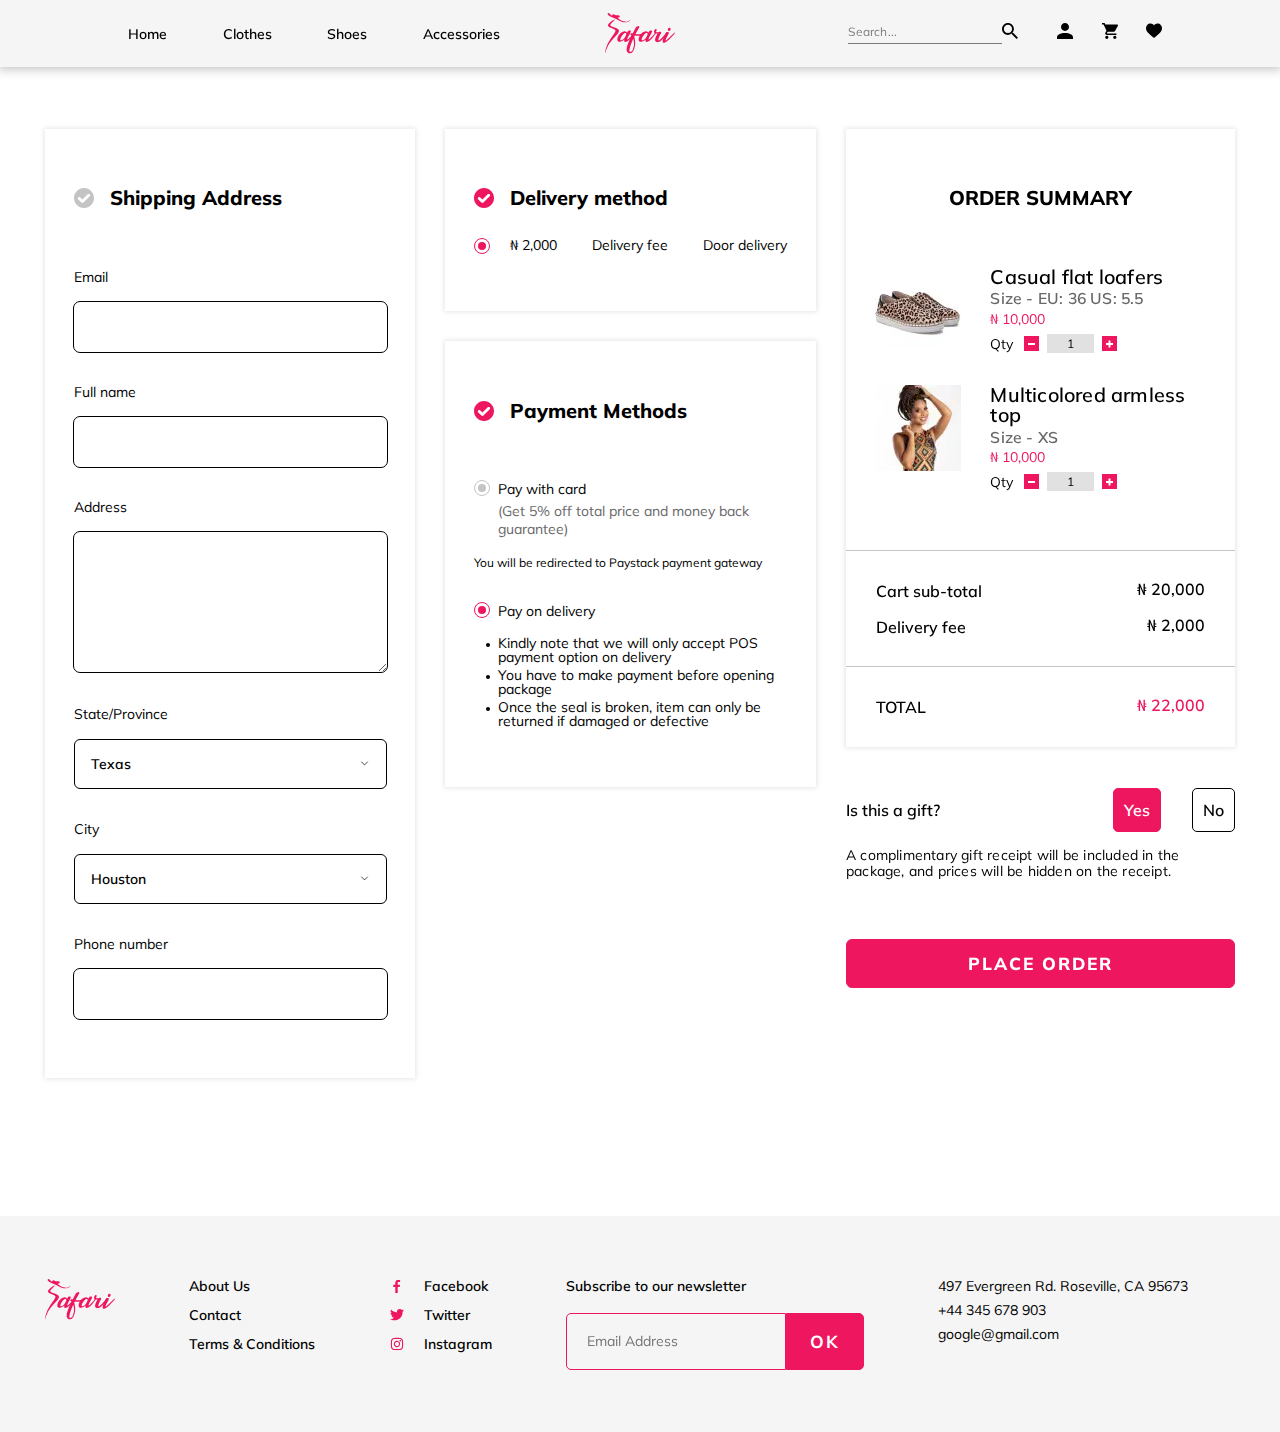
<file: checkout.html>
<!DOCTYPE html>
<html lang="en">

<head>
	<title>Checkout</title>
	<meta charset="UTF-8">
	<meta name="format-detection" content="telephone=no">
	<!-- <style>body{opacity: 0;}</style> -->
	<link rel="stylesheet" href="css/style.min.css?_v=20230717130036">
	<link rel="shortcut icon" href="favicon.ico">
	<!-- <meta name="robots" content="noindex, nofollow"> -->
	<meta name="viewport" content="width=device-width, initial-scale=1.0">
	<link rel="apple-touch-icon" sizes="180x180" href="/apple-touch-icon.png">
	<link rel="icon" type="image/png" sizes="32x32" href="/favicon-32x32.png">
	<link rel="icon" type="image/png" sizes="16x16" href="/favicon-16x16.png">
	<link rel="manifest" href="/site.webmanifest">
	<link rel="mask-icon" href="/safari-pinned-tab.svg" color="#d55b87">
	<meta name="msapplication-TileColor" content="#ffffff">
	<meta name="theme-color" content="#ffffff">
</head>

<body>
	<div class="wrapper">
		<header class="header">
			<div class="header__container-big">
				<div class="header__menu menu">
					<nav class="menu__body">
						<ul class="menu__list">
							<li class="menu__item">
								<a href="home.html" class="menu__link">
									Home
								</a>
							</li>
							<li class="menu__item">
								<a href="catalog.html" class="menu__link">
									Clothes
								</a>
							</li>
							<li class="menu__item">
								<a href="shoes.html" class="menu__link">
									Shoes
								</a>
							</li>
							<li class="menu__item">
								<a href="accessories.html" class="menu__link">
									Accessories
								</a>
							</li>
						</ul>
					</nav>
				</div>
				<a href="home.html" class="header__logo">
					<img src="img/logo.svg" alt="safari">
				</a>
				<div class="header__actions">
					<form class="header__search search-header">
						<div class="search-header__line">
							<input autocomplete="off" type="search" name="form[]" placeholder="Search..." class="search-header__input" id="search">
						</div>
						<label for="search" class="search-header__icon">
							<svg>
								<use xlink:href="img/icons/icons.svg#search"></use>
							</svg>
						</label>
					</form>
					<ul class="header__items">
						<li class="header__item">
							<a href="account-info.html" class="header__link">
								<svg>
									<use xlink:href="img/icons/icons.svg#account"></use>
								</svg>
							</a>
						</li>
						<li class="header__item">
							<a href="shopping-cart.html" class="header__link">
								<svg>
									<use xlink:href="img/icons/icons.svg#cart"></use>
								</svg>
							</a>
						</li>
						<li class="header__item">
							<a href="accounts-favourites.html" class="header__link">
								<svg>
									<use xlink:href="img/icons/icons.svg#like"></use>
								</svg>
							</a>
						</li>
					</ul>
					<button type="button" class="menu__icon icon-menu"><span></span></button>
				</div>
			</div>
		</header>
		<main class="page">
			<section class="page__checkout checkout">
				<div class="checkout__container">
					<form action="#" data-dev class="checkout__form">
						<div class="checkout__content content-checkout">
							<div class="content-checkout__section address-column">
								<h3 class="address-column__title checkout-title">
									<svg>
										<use xlink:href="img/icons/icons.svg#ready-status"></use>
									</svg>
									Shipping Address
								</h3>
								<div class="address-column__fields">
									<div class="address-column__line">
										<label for="i-1" class="address-column__label">Email</label>
										<div class="address-column__field">
											<input id="i-1" autocomplete="off" type="text" name="form[]" data-error="Invalid email" required="email" class="address-column__input">
										</div>
									</div>
									<div class="address-column__line">
										<label for="i-2" class="address-column__label">Full name</label>
										<div class="address-column__field">
											<input id="i-2" autocomplete="off" type="text" name="form[]" data-error="Помилка" class="address-column__input">
										</div>
									</div>
									<div class="address-column__line">
										<label for="i-3" class="address-column__label">Address</label>
										<div class="address-column__field">
											<textarea name="address" id="i-3"></textarea>
										</div>
									</div>
									<div class="address-column__line">
										<label for="i-4" class="address-column__label">State/Province</label>
										<div class="address-column__field">
											<select name="form[]" data-class-modif="form-dashboard">
												<option value="1" selected>Texas</option>
												<option value="2">California</option>
												<option value="3">Washington</option>
												<option value="4">Nevada</option>
												<option value="5">New York</option>
												<option value="6">New Mexico</option>
											</select>
										</div>
									</div>
									<div class="address-column__line">
										<label for="i-5" class="address-column__label">City</label>
										<div class="address-column__field">
											<select name="form[]" data-class-modif="form-dashboard">
												<option value="1" selected>Houston</option>
												<option value="2">Sietle</option>
												<option value="3">Los Angeles</option>
												<option value="4">Sakramento</option>
												<option value="5">Atlanta</option>
												<option value="6">Dallas</option>
											</select>
										</div>
									</div>
									<div class="address-column__line">
										<label for="i-6" class="address-column__label">Phone number</label>
										<div class="address-column__field">
											<input id="i-6" autocomplete="off" type="text" name="form[]" data-error="Error" class="address-column__input">
										</div>
									</div>
								</div>
							</div>
							<div class="content-checkout__section delivery-method _complete">
								<h3 class="delivery-method__title checkout-title">
									<svg>
										<use xlink:href="img/icons/icons.svg#ready-status"></use>
									</svg>
									Delivery method
								</h3>
								<div class="delivery-method_field">
									<div class="delivery-method__line">
										<input checked id="delivery-1" type="radio" class="delivery-method__input radio-input" name="delivery">
										<label for="delivery-1" class="delivery-method__label radio-label">
											<div class="radio-label__body">
												<span>₦ 2,000</span>
												<span>Delivery fee</span>
												<span>Door delivery</span>
											</div>
										</label>
									</div>
								</div>
							</div>
							<div class="content-checkout__section payment-method _complete">
								<h3 class="payment-method__title checkout-title">
									<svg>
										<use xlink:href="img/icons/icons.svg#ready-status"></use>
									</svg>
									Payment Methods
								</h3>
								<div class="payment-method__field">
									<div class="payment-method__line">
										<input id="payment-1" type="radio" class="payment-method__input radio-input" name="payment">
										<label for="payment-1" class="payment-method__label radio-label">
											<div class="radio-label__body">
												<div class="radio-label__title">
													Pay with card
												</div>
												<div class="radio-label__text">
													(Get 5% off total price and money
													back guarantee)
												</div>
											</div>
										</label>
									</div>
									<div class="payment-method__description">
										You will be redirected to Paystack payment gateway
									</div>
								</div>
								<div class="payment-method__field">
									<div class="payment-method__line">
										<input checked id="payment-2" type="radio" class="payment-method__input radio-input" name="payment">
										<label for="payment-2" class="payment-method__label radio-label">
											<div class="radio-label__body">
												<div class="radio-label__title">
													Pay on delivery
												</div>
											</div>
											<ul class="radio-label__list">
												<li class="radio-label__item">
													Kindly note that we will only accept POS payment option on
													delivery
												</li>
												<li class="radio-label__item">
													You have to make payment before opening package
												</li>
												<li class="radio-label__item">
													Once the seal is broken, item can only be returned if
													damaged or defective
												</li>
											</ul>
										</label>
									</div>
								</div>
							</div>
						</div>
						<aside class="checkout__sidebar sidebar-checkout">
							<div class="sidebar-checkout__content">
								<div class="sidebar-checkout__block sidebar-main-block">
									<h3 class="sidebar-main-block__title">
										ORDER SUMMARY
									</h3>
									<div class="sidebar-main-block__items">
										<div class="sidebar-main-block__item item-checkout">
											<div class="item-checkout__image-ibg">
												<picture><source srcset="img/orders/item_01.webp" type="image/webp"><img src="img/orders/item_01.png" alt="item"></picture>
											</div>
											<div class="item-checkout__body">
												<h4 class="item-checkout__title">
													Casual flat loafers
												</h4>
												<div class="item-checkout__size">
													Size - <span>EU: 36 US: 5.5</span>
												</div>
												<div class="item-checkout__price">
													₦ 10,000
												</div>
												<div class="item-checkout__qty">
													Qty
													<div data-quantity class="quantity">
														<button data-quantity-minus type="button" class="quantity__button quantity__button_minus"></button>
														<div class="quantity__input">
															<input data-quantity-value autocomplete="off" type="text" name="form[]" value="1">
														</div>
														<button data-quantity-plus type="button" class="quantity__button quantity__button_plus"></button>
													</div>
												</div>
											</div>
										</div>
										<div class="sidebar-main-block__item item-checkout">
											<div class="item-checkout__image-ibg">
												<picture><source srcset="img/orders/item_02.webp" type="image/webp"><img src="img/orders/item_02.png" alt="item"></picture>
											</div>
											<div class="item-checkout__body">
												<h4 class="item-checkout__title">
													Multicolored armless top
												</h4>
												<div class="item-checkout__size">
													Size - <span>XS</span>
												</div>
												<div class="item-checkout__price">
													₦ 10,000
												</div>
												<div class="item-checkout__qty">
													Qty
													<div data-quantity class="quantity">
														<button data-quantity-minus type="button" class="quantity__button quantity__button_minus"></button>
														<div class="quantity__input">
															<input data-quantity-value autocomplete="off" type="text" name="form[]" value="1">
														</div>
														<button data-quantity-plus type="button" class="quantity__button quantity__button_plus"></button>
													</div>
												</div>
											</div>
										</div>
									</div>
								</div>
								<div class="sidebar-checkout__block price-block">
									<div class="price-block__line">
										<div class="price-block__punkt">
											Cart sub-total
										</div>
										<div class="price-block__price">
											₦ 20,000
										</div>
									</div>
									<div class="price-block__line">
										<div class="price-block__punkt">
											Delivery fee
										</div>
										<div class="price-block__price">
											₦ 2,000
										</div>
									</div>
								</div>
								<div class="sidebar-checkout__block total-price">
									<div class="total-price__line">
										<div class="total-price__punkt">
											Total
										</div>
										<div class="total-price__price">
											₦ 22,000
										</div>
									</div>
								</div>
							</div>
							<div class="sidebar-checkout__question question-checkout">
								<div class="question-checkout__body">
									<div class="question-checkout__title">
										Is this a gift?
									</div>
									<div class="question-checkout__actions">
										<div class="question-checkout__radio">
											<input checked id="question_1" data-error="Помилка" class="radio-input" type="radio" value="1" name="question-checkout">
											<label for="question_1" class="radio-label"><span class="radio-label__text">Yes</span></label>
										</div>
										<div class="question-checkout__radio">
											<input id="question_2" data-error="Помилка" class="radio-input" type="radio" value="1" name="question-checkout">
											<label for="question_2" class="radio-label"><span class="radio-label__text">No</span></label>
										</div>
									</div>
								</div>
								<div class="question-checkout__description">
									<p>
										A complimentary gift receipt will be included in the package, and
										prices will be hidden on the receipt.
									</p>
								</div>
							</div>
							<button class="sidebar-checkout__button button">
								PLACE ORDER
							</button>
						</aside>
					</form>
				</div>
			</section>
		</main>
		<footer class="footer">
			<div class="footer__container">
				<a href="#" class="footer__logo">
					<img src="img/logo.svg" alt="safari">
				</a>
				<nav class="footer__menu">
					<ul class="footer__list">
						<li class="footer__item">
							<a href="#" class="footer__link">
								About Us
							</a>
						</li>
						<li class="footer__item">
							<a href="#" class="footer__link">
								Contact
							</a>
						</li>
						<li class="footer__item">
							<a href="#" class="footer__link">
								Terms & Conditions
							</a>
						</li>
					</ul>
				</nav>
				<div class="footer__socials socials-footer">
					<a href="#" class="socials-footer__link">
						<svg>
							<use xlink:href="img/icons/icons.svg#fb"></use>
						</svg>
						<span>
							Facebook
						</span>
					</a>
					<a href="#" class="socials-footer__link">
						<svg>
							<use xlink:href="img/icons/icons.svg#twiter"></use>
						</svg>
						<span>
							Twitter
						</span>
					</a>
					<a href="#" class="socials-footer__link">
						<svg>
							<use xlink:href="img/icons/icons.svg#inst"></use>
						</svg>
						<span>
							Instagram
						</span>
					</a>
				</div>
				<div class="footer__news news-footer">
					<form action="#" class="news-footer__form" data-dev>
						<label for="email" class="news-footer__label">Subscribe to our newsletter</label>
						<div class="news-footer__line">
							<input autocomplete="off" type="text" name="form[]" data-error="this isn't email" placeholder="Email Address" class="input news-footer__input" id="email" data-required="email">
							<button type="submit" class="button news-footer__button">OK</button>
						</div>
					</form>
				</div>
				<div class="footer__contacts contacts-footer">
					<div class="contacts-footer__address">
						497 Evergreen Rd. Roseville, CA 95673
					</div>
					<a href="tel:+44345678903" class="contacts-footer__link">+44 345 678 903</a>
					<a href="mailto:google@gmail.com" class="contacts-footer__link">google@gmail.com</a>
				</div>
			</div>
		</footer>
	</div>
	<style>
		.lock body {
			overflow: hidden;
			touch-action: none;
			overscroll-behavior: none;
		}

		.loading body {
			opacity: 0;
			visibility: hidden;
		}

		.loaded body {
			transition: opacity 0.5s ease .7s;
			opacity: 1;
			visibility: visible;
		}
	</style>
	<div id="fls-preloader">
		<!-- Документація: https://template.fls.guru/template-docs/modul-preloader.html -->
		<!-- Стилі для прелоадера -->
		<style>
			* {
				padding: 0px;
				margin: 0px;
				border: 0px;
			}

			*,
			*:before,
			*:after {
				box-sizing: border-box;
			}

			html {
				overflow: hidden;
				touch-action: none;
				overscroll-behavior: none;
			}

			/* Головний блок */
			.fls-preloader {
				pointer-events: none;
				z-index: -1;
				position: fixed;
				width: 100%;
				height: 100%;
				top: 0;
				left: 0;
				display: flex;
				justify-content: center;
				align-items: center;
				background-color: var(--white);
				transition: opacity 1s;
				opacity: 0;
			}

			.loading .fls-preloader {
				opacity: 1;
			}

			/* .loaded .fls-preloader {
			opacity: 0;
			visibility: hidden;
		} */

			/* Блок з елементами */
			.fls-preloader__body {
				padding: 0.93rem;
				max-width: 31.25rem;
				display: flex;
				flex-direction: column;
			}

			.fls-preloader p {
				text-align: center;
				font-family: 'Poppins';
				font-size: 68px;
				color: var(--accent);
			}

			@media (max-width: 479.98px) {
				.fls-preloader p {
					font-size: 52px;
				}
			}

			/* Блок з лічильником */
			/* .fls-preloader__counter {
			font-size: 10rem;
		} */

			/* Прогресбар */
			.fls-preloader__line {}

			/* Лінія прогресбару */
			.fls-preloader__line span {
				display: inline-block;
				transition: width 0.2s ease;
				height: 0.8rem;
				background-color: var(--accent);
			}
		</style>
		<!-- Скріпт прелоадера -->
		<script>
			function preloader() {
				const preloaderImages = document.querySelector('[data-preloader]') ? document.querySelectorAll('[data-preloader] img') : document.querySelectorAll('img');
				const preloaderContainer = document.querySelector('#fls-preloader');
				if (preloaderImages.length) {
					const preloaderTemplate = `
					<div class="fls-preloader">
						<div class="fls-preloader__body">
							<p>Ynnea Vias</p>
							<div class="fls-preloader__line"><span></span></div>
						</div>
					</div>`;
					document.querySelector('html').insertAdjacentHTML("beforeend", preloaderTemplate);

					const
						preloader = document.querySelector('.fls-preloader'),
						showPecentLoad = document.querySelector('.fls-preloader__counter'),
						showLineLoad = document.querySelector('.fls-preloader__line span'),
						htmlDocument = document.documentElement;

					let imagesLoadedCount = counter = progress = 0;

					htmlDocument.classList.add('loading');
					htmlDocument.classList.add('lock');

					preloaderImages.forEach(preloaderImage => {
						const imgClone = document.createElement('img');
						if (imgClone) {
							imgClone.onload = imageLoaded;
							imgClone.onerror = imageLoaded;
							preloaderImage.dataset.src ? imgClone.src = preloaderImage.dataset.src : imgClone.src = preloaderImage.src;
						}
					});

					function setValueProgress(progress) {
						showPecentLoad ? showPecentLoad.innerText = `${progress}%` : null;
						showLineLoad ? showLineLoad.style.width = `${progress}%` : null;
					}
					showPecentLoad ? setValueProgress(progress) : null;

					function imageLoaded() {
						imagesLoadedCount++;
						progress = Math.round((100 / preloaderImages.length) * imagesLoadedCount);
						const intervalId = setInterval(() => {
							counter >= progress ? clearInterval(intervalId) : setValueProgress(++counter);
							counter >= 100 ? addLoadedClass() : null;
						}, 10);
					}

					function addLoadedClass() {
						htmlDocument.classList.add('loaded');
						htmlDocument.classList.remove('lock');
						htmlDocument.classList.remove('loading');
						setInterval(() => {
							preloader.remove();
							preloaderContainer.remove();
						}, 0);
					}
				} else {
					preloaderContainer.remove();
				}
			}
			preloader();
		</script>
	</div>
	<script src="js/app.min.js?_v=20230717130036"></script>
</body>

</html>
</file>
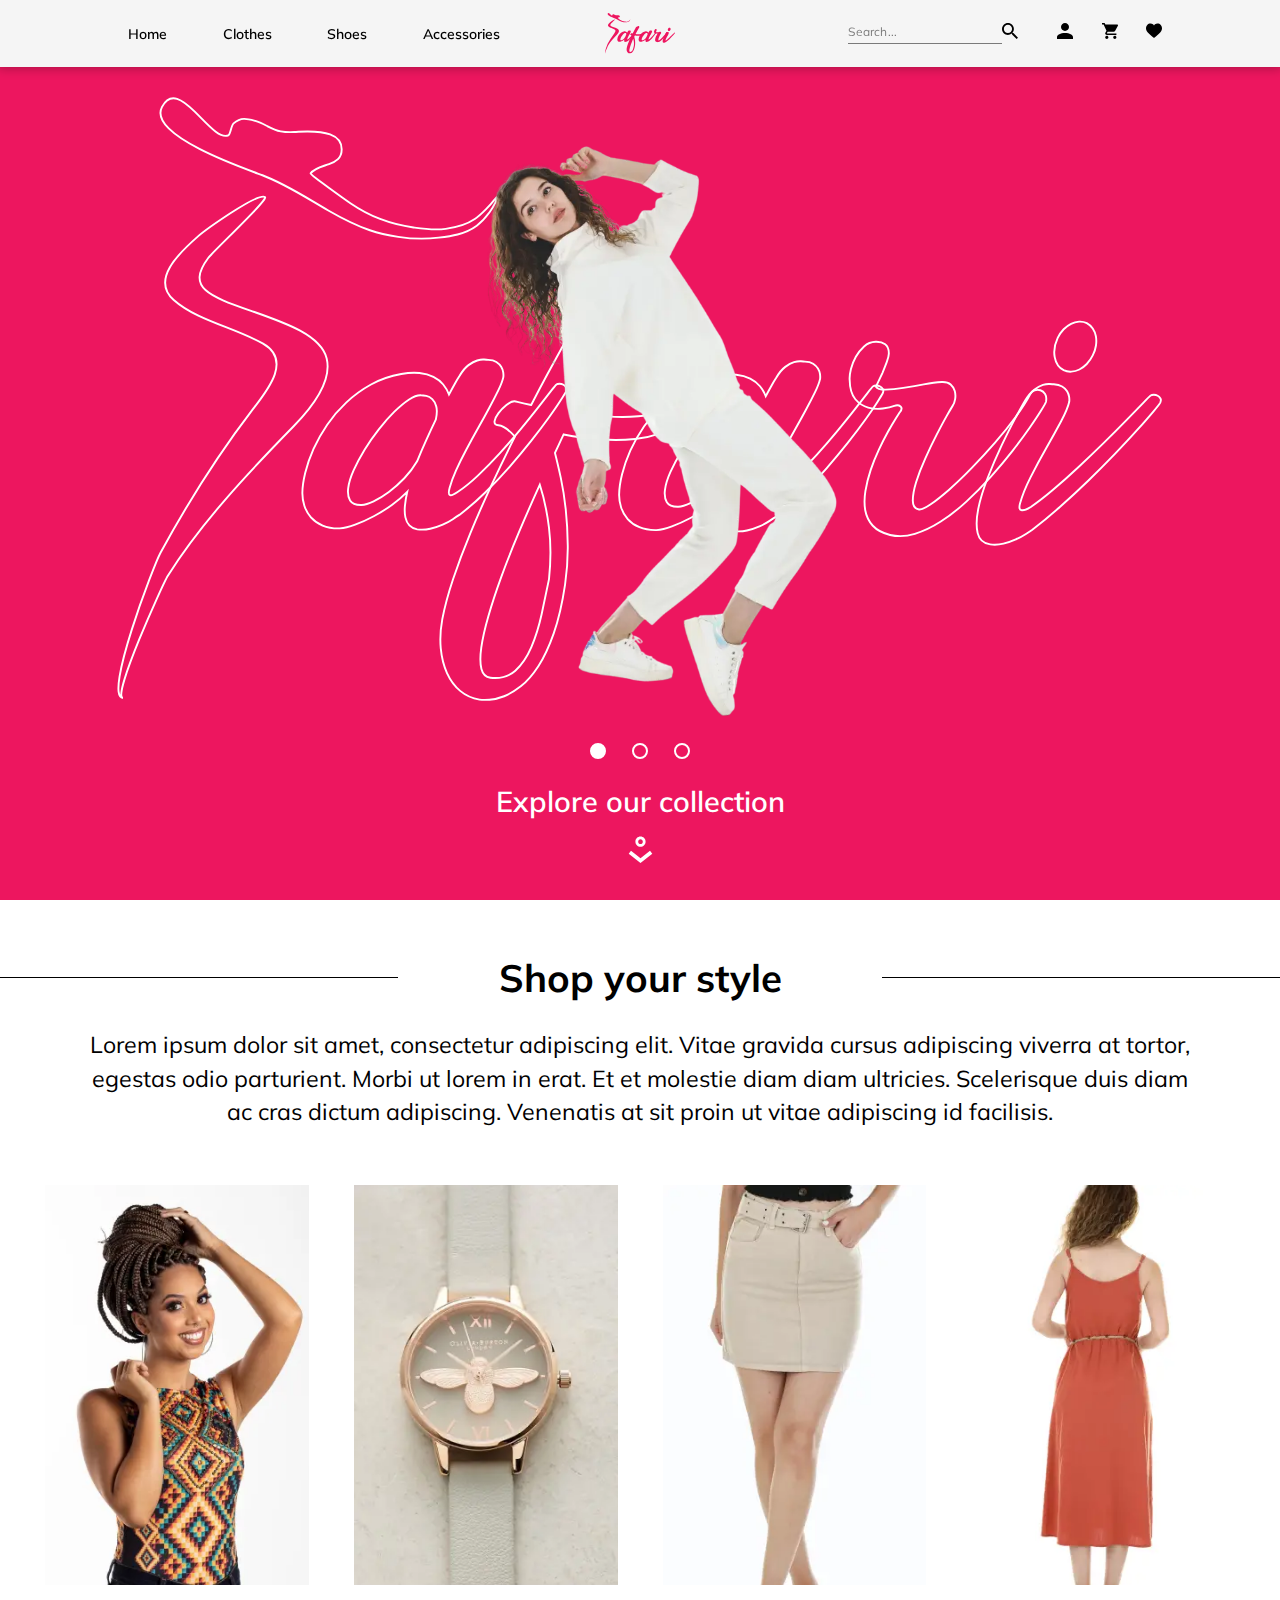
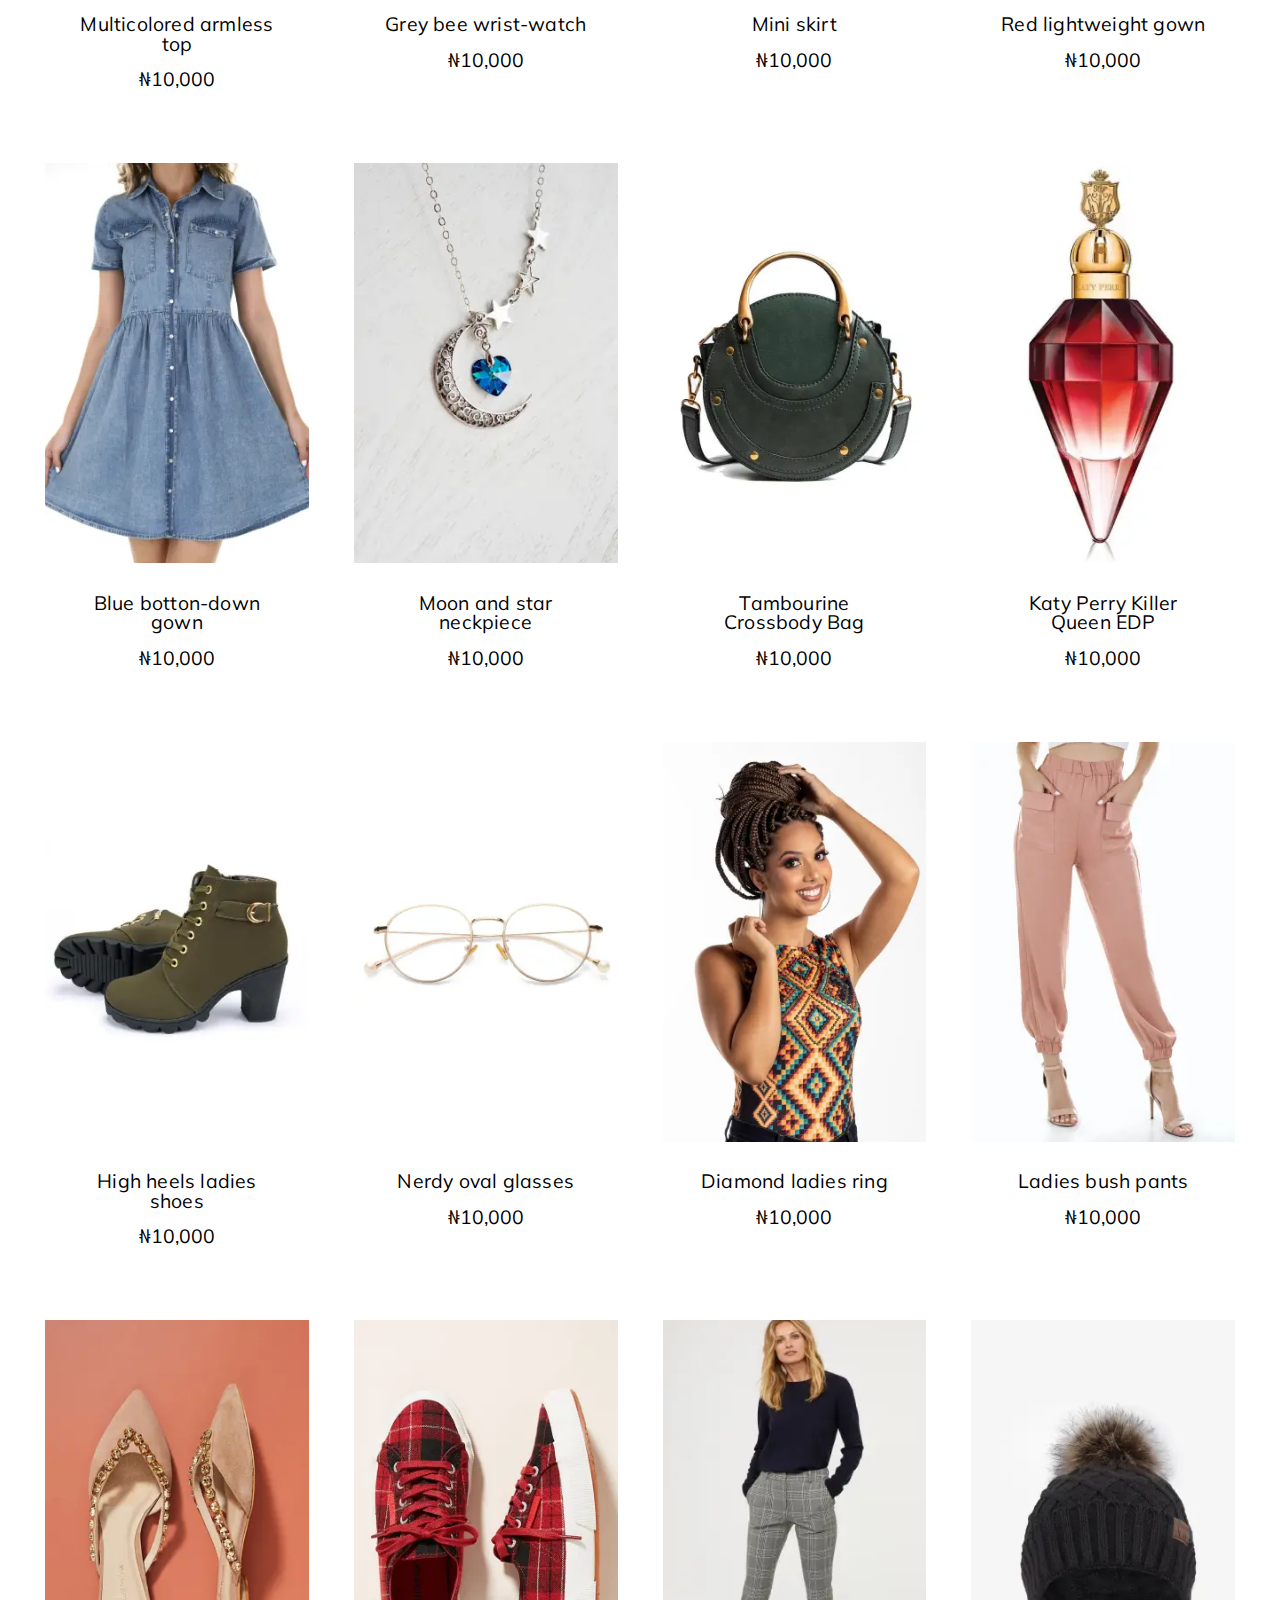
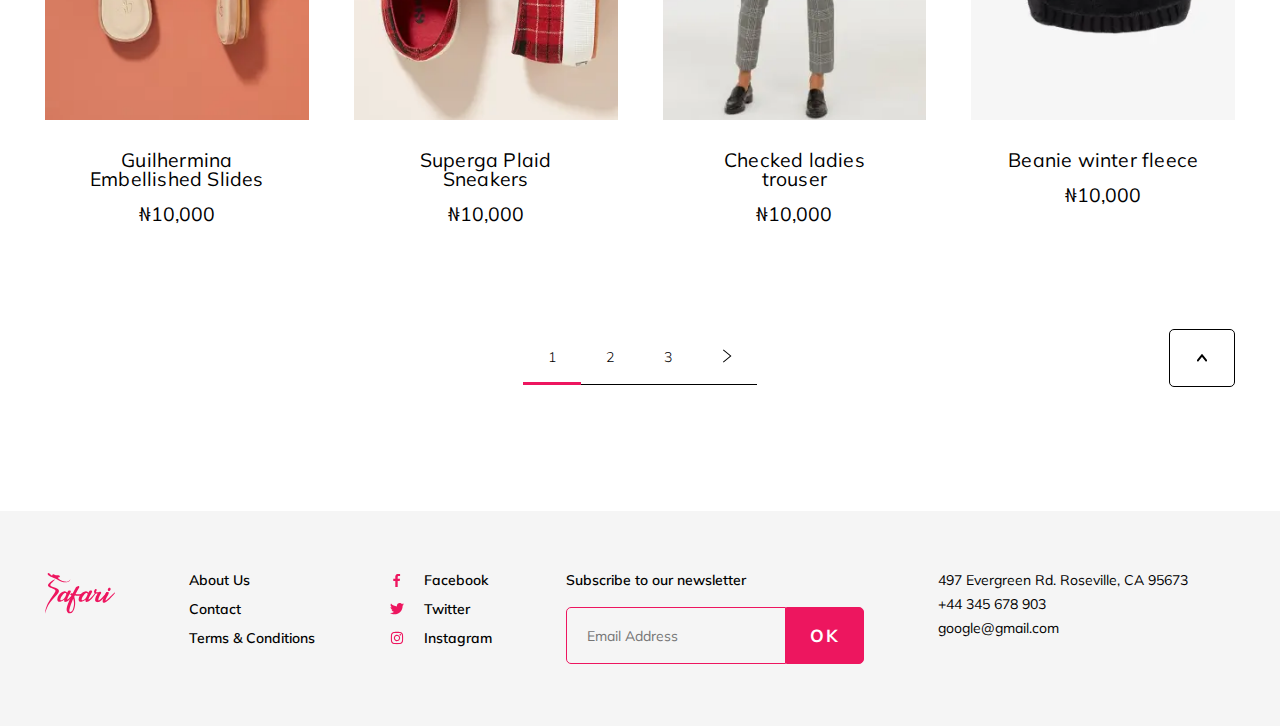
<file: home.html>
<!DOCTYPE html>
<html lang="en">

<head>
	<title>Safari</title>
	<meta charset="UTF-8">
	<meta name="format-detection" content="telephone=no">
	<!-- <style>body{opacity: 0;}</style> -->
	<link rel="stylesheet" href="css/style.min.css?_v=20230717130036">
	<link rel="shortcut icon" href="favicon.ico">
	<!-- <meta name="robots" content="noindex, nofollow"> -->
	<meta name="viewport" content="width=device-width, initial-scale=1.0">
	<link rel="apple-touch-icon" sizes="180x180" href="/apple-touch-icon.png">
	<link rel="icon" type="image/png" sizes="32x32" href="/favicon-32x32.png">
	<link rel="icon" type="image/png" sizes="16x16" href="/favicon-16x16.png">
	<link rel="manifest" href="/site.webmanifest">
	<link rel="mask-icon" href="/safari-pinned-tab.svg" color="#d55b87">
	<meta name="msapplication-TileColor" content="#ffffff">
	<meta name="theme-color" content="#ffffff">
</head>

<body>
	<div class="wrapper">
		<header class="header">
			<div class="header__container-big">
				<div class="header__menu menu">
					<nav class="menu__body">
						<ul class="menu__list">
							<li class="menu__item">
								<a href="home.html" class="menu__link">
									Home
								</a>
							</li>
							<li class="menu__item">
								<a href="catalog.html" class="menu__link">
									Clothes
								</a>
							</li>
							<li class="menu__item">
								<a href="shoes.html" class="menu__link">
									Shoes
								</a>
							</li>
							<li class="menu__item">
								<a href="accessories.html" class="menu__link">
									Accessories
								</a>
							</li>
						</ul>
					</nav>
				</div>
				<a href="home.html" class="header__logo">
					<img src="img/logo.svg" alt="safari">
				</a>
				<div class="header__actions">
					<form class="header__search search-header">
						<div class="search-header__line">
							<input autocomplete="off" type="search" name="form[]" placeholder="Search..." class="search-header__input" id="search">
						</div>
						<label for="search" class="search-header__icon">
							<svg>
								<use xlink:href="img/icons/icons.svg#search"></use>
							</svg>
						</label>
					</form>
					<ul class="header__items">
						<li class="header__item">
							<a href="account-info.html" class="header__link">
								<svg>
									<use xlink:href="img/icons/icons.svg#account"></use>
								</svg>
							</a>
						</li>
						<li class="header__item">
							<a href="shopping-cart.html" class="header__link">
								<svg>
									<use xlink:href="img/icons/icons.svg#cart"></use>
								</svg>
							</a>
						</li>
						<li class="header__item">
							<a href="accounts-favourites.html" class="header__link">
								<svg>
									<use xlink:href="img/icons/icons.svg#like"></use>
								</svg>
							</a>
						</li>
					</ul>
					<button type="button" class="menu__icon icon-menu"><span></span></button>
				</div>
			</div>
		</header>
		<main class="page">
			<section class="page__main main">
				<div class="main__container">
					<!-- Оболонка слайдера -->
					<div class="main__slider swiper">
						<!-- Частина слайдера, що рухається -->
						<div class="main__wrapper swiper-wrapper">
							<!-- Слайд -->
							<div class="main__slide slide-main swiper-slide">
								<div class="slide-main__image">
									<picture><source srcset="img/main/girl.webp" type="image/webp"><img src="img/main/girl.png" alt="girl"></picture>
								</div>
							</div>
							<div class="main__slide slide-main swiper-slide">
								<div class="slide-main__image">
									<picture><source srcset="img/main/girl.webp" type="image/webp"><img src="img/main/girl.png" alt="girl"></picture>
								</div>
							</div>
							<div class="main__slide slide-main swiper-slide">
								<div class="slide-main__image">
									<picture><source srcset="img/main/girl.webp" type="image/webp"><img src="img/main/girl.png" alt="girl"></picture>
								</div>
							</div>
						</div>
						<div class="main__image">
							<!-- <object data="img/main/safari.svg" type="image/svg+xml"></object> -->
							<svg width="100%" height="100%" viewBox="0 0 1100 639" fill="none" xmlns="http://www.w3.org/2000/svg">
								<path d="M155.286 105.23C146.252 100.629 89.6032 142.543 84.8333 146.719C63.8723 165.049 35.4146 192.439 59.2956 213.605C83.61 235.165 123.462 242.568 153.311 259.607C184.527 277.416 156.693 310.145 142.02 329.315C105.131 377.52 72.9924 428.952 45.4976 479.387C38.151 492.848 -14.9097 631.29 5.83592 632.47C-6.35456 631.772 48.0205 511.846 52.9191 504.034C87.6035 448.935 135.857 397.264 185.456 346.537C205.492 326.046 226.17 299.724 220.25 275.194C214.182 250.076 174.165 236.857 140.652 225.068C96.4017 209.496 72.1474 200.871 95.5537 169.403C100.687 162.528 159.651 107.431 155.286 105.23Z" stroke="white" stroke-width="2" class="svg-elem-1"></path>
								<path d="M116.771 40.3022C118.015 39.7646 118.682 37.2641 119.393 34.5678C120.105 31.8715 120.861 29.0231 122.283 27.7896C126.156 24.4356 129.581 23.1695 133.175 23.0585C136.768 22.9475 140.552 23.9698 145.096 25.1705C149.924 26.4381 153.962 28.6812 158.109 30.8379C162.256 32.9945 166.534 35.1083 171.82 36.1171C176.976 37.1034 181.57 37.1067 186.145 36.8704C190.719 36.6558 195.272 36.2016 200.346 36.2511C208.01 36.3365 216.87 36.8639 223.846 39.428C230.822 41.992 235.914 46.6145 236.021 54.9333C236.143 64.3845 229.961 67.9655 222.717 70.6043C215.474 73.2432 207.19 74.8964 203.174 80.4926C202.823 80.9697 212.561 88.2524 222.798 95.7119C233.057 103.172 243.838 110.83 245.595 112.037C255.358 118.689 265.541 124.123 276.471 128.342C287.379 132.56 299.013 135.564 311.633 137.353C323.382 139.007 332.847 140.452 345.486 138.757C352.372 137.837 365.012 136.011 376.137 128.429C381.098 125.059 385.149 120.922 388.259 117.781C395.747 110.201 398.803 104.926 399.542 105.213C400.411 105.566 397.231 113.628 391.504 121.523C389.464 124.32 385.142 130.285 378.189 135.408C365.487 144.746 350.452 146.558 338.075 148.036C320.055 150.203 305.038 148.64 295.574 147.151C277.102 144.285 258.961 140.767 221.95 119.421C199.071 106.231 176.918 91.4765 152.623 82.3505C142.562 78.572 112.199 67.9975 86.3374 54.6603C60.4756 41.3231 39.0929 25.2232 46.9695 10.3935C55.9242 -6.47718 68.7637 2.97818 81.6725 15.6785C94.5596 28.3786 107.538 44.2803 116.771 40.3022Z" stroke="white" stroke-width="2" class="svg-elem-2"></path>
								<path d="M390.266 276.688C393.75 276.707 396.62 277.441 398.833 278.912C401.046 280.383 402.758 282.047 403.902 283.883C405.046 285.74 405.775 287.682 406.047 289.708C406.319 291.757 406.354 293.455 406.172 294.805C405.368 298.48 403.601 303.131 400.848 308.755C398.095 314.38 394.904 320.569 391.274 327.343C387.644 334.117 383.663 341.325 379.354 348.966C375.044 356.608 370.931 364.12 366.993 371.458C363.077 378.819 359.532 385.985 356.402 392.936C353.25 399.909 350.995 406.103 349.593 411.539C348.415 415.996 348.532 418.48 349.988 418.967C351.445 419.454 354.107 418.358 358.02 415.657C364.838 411.23 372.056 405.39 379.651 398.159C387.269 390.927 394.823 383.195 402.337 374.983C409.851 366.771 417.082 358.47 424.009 350.059C430.936 341.648 437.097 334.017 442.469 327.165C447.842 320.313 452.293 314.611 455.802 310.057C459.311 305.525 461.371 303.054 461.961 302.665C462.749 302.082 463.861 301.805 465.32 301.813C466.778 301.821 468.127 302.176 469.386 302.858C470.645 303.54 471.598 304.482 472.289 305.64C472.957 306.797 472.906 308.256 472.112 310.015C471.518 311.166 469.672 314.227 466.531 319.153C463.391 324.078 459.198 330.218 453.91 337.571C448.622 344.924 442.48 353.035 435.442 361.924C428.404 370.814 420.82 379.896 412.734 389.172C404.626 398.448 396.084 407.481 387.109 416.251C378.133 425.043 369.053 432.898 359.891 439.838C358.34 440.809 356.045 442.299 353.029 444.308C350.013 446.338 346.453 448.257 342.371 450.064C338.289 451.893 333.905 453.306 329.239 454.369C324.573 455.411 320.021 455.625 315.56 455.013C312.058 454.406 309.3 453.041 307.286 450.896C305.251 448.751 303.873 445.934 303.108 442.424C302.343 438.936 302.169 434.906 302.586 430.336C303.003 425.787 303.814 420.87 304.996 415.651C300.704 420.091 295.432 424.57 289.201 429.109C282.97 433.647 276.481 437.684 269.776 441.24C263.05 444.797 256.545 447.766 250.217 450.17C243.889 452.575 238.503 453.852 234.038 454.002C227.048 454.159 221.043 453.147 216.003 450.985C210.963 448.824 206.863 445.949 203.682 442.338C200.5 438.728 198.192 434.687 196.758 430.215C195.323 425.743 194.629 421.276 194.654 416.812C194.687 410.606 195.706 403.469 197.688 395.423C199.67 387.377 202.59 379.053 206.404 370.429C210.24 361.827 215.034 353.295 220.807 344.878C226.58 336.46 233.308 328.636 241.034 321.405C248.738 314.174 257.352 307.906 266.897 302.624C276.442 297.341 287.045 293.653 298.706 291.583C305.899 290.272 312.303 289.915 317.917 290.534C323.554 291.152 328.424 292.486 332.594 294.533C336.764 296.603 340.19 299.278 342.893 302.603C345.597 305.928 347.603 309.423 348.955 313.11C351.309 308.659 353.421 304.795 355.29 301.495C357.159 298.217 358.675 295.699 359.838 293.942C362.96 288.537 366.204 284.613 369.506 282.192C372.807 279.793 375.886 278.155 378.7 277.299C381.514 276.444 383.954 276.109 385.978 276.316C388.089 276.567 389.504 276.683 390.266 276.688ZM256.95 429.412C260.239 429.234 264.47 427.95 269.644 425.561C274.796 423.172 280.149 419.892 285.703 415.741C291.256 411.591 296.661 406.764 301.939 401.262C307.217 395.76 311.714 389.818 315.429 383.436C318.387 376.07 321.563 368.619 325.023 361.06C328.461 353.501 331.854 346.246 335.181 339.274C336.388 333.467 336.5 328.895 335.538 325.601C334.576 322.308 333.197 319.775 331.355 318.001C329.514 316.249 327.451 315.127 325.103 314.613C322.775 314.121 320.926 313.872 319.576 313.864C316.093 313.649 311.904 315.129 307.03 318.303C302.157 321.478 296.995 325.783 291.521 331.175C286.048 336.589 280.592 342.765 275.11 349.725C269.628 356.685 264.646 363.844 260.142 371.18C255.638 378.537 251.81 385.745 248.679 392.805C245.527 399.865 243.598 406.126 242.893 411.544C242.189 416.984 242.84 421.343 244.869 424.664C246.919 427.985 250.939 429.575 256.95 429.412Z" stroke="white" stroke-width="2" class="svg-elem-3"></path>
								<path d="M526.042 207.835C529.135 207.656 531.81 208.302 534.045 209.773C536.258 211.244 537.946 213.148 539.109 215.484C540.25 217.82 540.737 220.393 540.526 223.2C540.314 226.008 539.516 228.573 538.154 230.896C529.741 244.242 520.62 259.587 510.814 276.889C501.007 294.212 491.107 312.733 481.113 332.494C492.166 334.1 503.57 335.338 515.303 336.165C527.035 337.013 538.01 336.964 548.206 336.061C558.402 335.159 567.297 333.117 574.892 329.957C582.488 326.798 587.74 322.014 590.693 315.628C592.455 311.958 594.645 309.531 597.287 308.391C599.906 307.251 602.28 307.112 604.431 307.995C606.56 308.877 608.163 310.498 609.217 312.833C610.271 315.169 610.213 317.891 609.02 320.976C605.468 329.493 600.4 336.412 593.773 341.71C587.146 347.009 579.698 351.149 571.429 354.109C563.16 357.069 554.308 359.024 544.896 359.931C535.484 360.859 526.163 361.135 516.932 360.802C507.701 360.468 499.038 359.746 490.879 358.612C482.741 357.501 475.648 356.352 469.645 355.143C468.059 358.444 466.56 361.681 465.084 364.874C463.607 368.067 462.087 371.303 460.523 374.604C462.421 381.996 464.464 390.74 466.651 400.834C468.817 410.949 470.564 422.021 471.849 434.048C473.133 446.097 473.847 458.817 473.97 472.21C474.093 485.603 473.147 499.294 471.133 513.241C468.105 533.411 464.135 550.526 459.203 564.566C454.27 578.606 448.872 590.14 443.009 599.123C437.146 608.106 431.076 615.063 424.843 619.993C418.61 624.902 412.668 628.463 407.016 630.675C401.364 632.865 396.284 634.1 391.709 634.38C387.157 634.639 383.608 634.576 381.084 634.17C373.317 632.973 366.54 629.91 360.752 625.044C354.965 620.156 350.339 613.925 346.875 606.328C343.432 598.732 341.236 590.096 340.309 580.38C339.404 570.663 339.939 560.388 341.937 549.533C344.336 536.938 348.092 522.935 353.228 507.524C358.364 492.113 364.419 475.989 371.392 459.151C378.387 442.291 385.905 425.217 393.948 407.884C401.991 390.551 410.139 373.763 418.394 357.498C411.642 349.883 405.828 345.888 400.996 345.47C397.905 345.257 396.541 343.834 396.947 341.224C397.353 338.613 398.719 335.746 401.066 332.666C403.412 329.565 406.193 326.728 409.409 324.132C412.624 321.537 415.396 320.246 417.726 320.258C418.118 320.26 419.902 320.662 423.098 321.442C426.295 322.243 430.406 323.137 435.452 324.122C441.329 312.7 446.983 302.018 452.373 292.052C457.762 282.087 462.623 273.229 466.933 265.479C471.243 257.75 474.872 251.259 477.818 246.027C480.765 240.795 482.722 237.322 483.689 235.585C486.241 230.939 489.464 226.928 493.358 223.553C497.253 220.177 501.296 217.39 505.489 215.17C509.682 212.972 513.611 211.295 517.297 210.139C520.984 208.983 523.906 208.215 526.042 207.835ZM454.224 507.357C456.267 488.14 456.278 470.197 454.235 453.484C452.192 436.771 448.965 421.62 444.575 408.008C436.905 424.864 429.585 441.504 422.614 457.972C415.621 474.439 409.439 490.127 404.022 505.036C398.606 519.944 394.066 533.769 390.404 546.466C386.742 559.162 384.264 570.211 382.95 579.611C381.636 589.011 381.704 596.48 383.111 602.019C384.539 607.557 387.68 610.623 392.533 611.237C403.196 612.472 411.941 609.993 418.769 603.825C425.597 597.656 431.217 589.368 435.65 579.027C440.083 568.665 443.674 557.143 446.465 544.442C449.235 531.74 451.828 519.364 454.224 507.357Z" stroke="white" stroke-width="2" class="svg-elem-4"></path>
								<path d="M723.639 278.508C727.122 278.527 729.993 279.261 732.206 280.732C734.419 282.203 736.13 283.868 737.274 285.703C738.418 287.56 739.148 289.502 739.42 291.529C739.692 293.577 739.726 295.276 739.545 296.625C738.741 300.301 736.973 304.951 734.221 310.576C731.468 316.2 728.277 322.389 724.647 329.163C721.017 335.937 717.036 343.145 712.726 350.787C708.417 358.428 704.303 365.94 700.366 373.278C696.449 380.639 692.904 387.806 689.774 394.757C686.622 401.729 684.367 407.923 682.966 413.359C681.787 417.817 681.904 420.3 683.361 420.787C684.817 421.274 687.48 420.178 691.392 417.477C698.21 413.051 705.428 407.211 713.024 399.979C720.641 392.748 728.196 385.015 735.71 376.803C743.224 368.591 750.455 360.291 757.382 351.88C764.309 343.469 770.469 335.837 775.842 328.985C781.214 322.134 785.666 316.431 789.175 311.877C792.684 307.345 794.744 304.874 795.334 304.486C796.121 303.902 797.233 303.625 798.692 303.633C800.151 303.641 801.499 303.997 802.758 304.679C804.018 305.36 804.971 306.302 805.661 307.46C806.33 308.618 806.278 310.076 805.485 311.836C804.891 312.987 803.045 316.047 799.904 320.973C796.763 325.899 792.571 332.038 787.282 339.391C781.994 346.744 775.853 354.855 768.815 363.744C761.776 372.634 754.192 381.716 746.106 390.992C737.999 400.268 729.457 409.302 720.481 418.072C711.505 426.863 702.425 434.718 693.264 441.658C691.712 442.63 689.418 444.12 686.402 446.128C683.386 448.159 679.826 450.077 675.744 451.884C671.662 453.713 667.277 455.126 662.611 456.189C657.946 457.231 653.393 457.446 648.933 456.833C645.43 456.226 642.672 454.861 640.659 452.716C638.624 450.571 637.245 447.754 636.481 444.244C635.716 440.756 635.542 436.727 635.959 432.156C636.376 427.607 637.186 422.691 638.369 417.471C634.077 421.911 628.804 426.39 622.574 430.929C616.343 435.468 609.853 439.504 603.149 443.061C596.423 446.617 589.917 449.586 583.589 451.991C577.261 454.395 571.876 455.672 567.411 455.822C560.42 455.98 554.416 454.967 549.376 452.806C544.335 450.644 540.236 447.769 537.054 444.159C533.873 440.548 531.565 436.507 530.131 432.036C528.696 427.564 528.002 423.096 528.026 418.632C528.06 412.426 529.079 405.289 531.061 397.243C533.043 389.197 535.963 380.873 539.777 372.249C543.613 363.647 548.406 355.115 554.179 346.698C559.952 338.281 566.68 330.456 574.406 323.226C582.111 315.995 590.725 309.727 600.269 304.444C609.814 299.161 620.417 295.473 632.078 293.403C639.271 292.092 645.675 291.735 651.29 292.354C656.926 292.973 661.797 294.306 665.967 296.354C670.136 298.423 673.562 301.099 676.266 304.423C678.97 307.748 680.976 311.243 682.327 314.93C684.682 310.479 686.793 306.615 688.662 303.315C690.531 300.037 692.047 297.52 693.211 295.762C696.333 290.357 699.577 286.433 702.878 284.013C706.179 281.614 709.259 279.975 712.072 279.12C714.886 278.264 717.327 277.929 719.351 278.136C721.462 278.387 722.876 278.504 723.639 278.508ZM590.322 431.232C593.611 431.054 597.843 429.77 603.017 427.382C608.169 424.993 613.522 421.712 619.075 417.561C624.629 413.411 630.034 408.584 635.312 403.082C640.59 397.58 645.086 391.638 648.801 385.256C651.759 377.891 654.936 370.439 658.396 362.88C661.834 355.321 665.227 348.067 668.553 341.095C669.761 335.287 669.873 330.715 668.911 327.422C667.949 324.128 666.569 321.595 664.728 319.821C662.887 318.069 660.824 316.947 658.475 316.433C656.148 315.942 654.298 315.692 652.948 315.685C649.465 315.47 645.276 316.949 640.403 320.124C635.53 323.298 630.367 327.603 624.894 332.995C619.421 338.409 613.965 344.586 608.483 351.546C603.001 358.506 598.019 365.664 593.515 373C589.011 380.357 585.182 387.566 582.052 394.626C578.899 401.685 576.971 407.946 576.266 413.365C575.561 418.805 576.212 423.163 578.241 426.484C580.292 429.805 584.311 431.395 590.322 431.232Z" stroke="white" stroke-width="2" class="svg-elem-5"></path>
								<path d="M798.008 257.661C802.081 257.488 805.429 258.377 808.032 260.329C810.634 262.281 811.923 265.489 811.899 269.953C811.887 272.087 811.152 275.088 809.672 278.978C808.192 282.846 806.668 286.735 805.101 290.603C802.943 295.055 800.674 299.79 798.316 304.829C799.655 306.97 803.046 308.012 808.49 307.933C813.913 307.875 820.144 307.278 827.14 306.14C834.136 305.003 841.329 303.801 848.696 302.469C856.085 301.159 862.383 300.323 867.633 299.959C871.706 299.786 874.815 300.63 876.939 302.493C879.063 304.355 880.509 306.649 881.278 309.354C882.047 312.08 882.162 314.933 881.667 317.935C881.171 320.938 880.221 323.415 878.861 325.346C878.071 326.495 876.114 329.838 872.992 335.352C869.848 340.866 866.284 347.553 862.256 355.392C858.229 363.231 854.198 371.615 850.186 380.521C846.152 389.427 842.95 397.705 840.578 405.358C838.206 413.01 837.06 419.558 837.117 425.002C837.175 430.446 839.358 433.463 843.622 434.074C845.95 434.479 849.944 432.759 855.584 428.892C861.244 425.047 867.806 419.834 875.332 413.278C882.837 406.721 890.783 399.099 899.192 390.413C907.58 381.727 915.751 372.843 923.661 363.763C931.572 354.682 938.806 345.706 945.344 336.792C951.904 327.9 957.043 319.871 960.762 312.706C961.753 310.773 963.262 309.475 965.291 308.789C967.342 308.125 969.367 308.093 971.411 308.67C973.454 309.247 975.081 310.541 976.333 312.486C977.585 314.431 977.919 317.155 977.312 320.635C977.111 321.614 975.505 324.545 972.451 329.493C969.419 334.42 965.357 340.56 960.265 347.914C955.173 355.268 949.118 363.423 942.079 372.421C935.04 381.419 927.479 390.437 919.372 399.516C911.265 408.596 902.726 417.281 893.752 425.572C884.779 433.864 875.704 440.956 866.548 446.829C857.392 452.702 848.288 457.008 839.257 459.789C830.205 462.549 821.515 462.937 813.186 460.953C805.227 458.972 799.191 455.738 795.034 451.251C790.878 446.764 788.251 441.415 787.109 435.203C785.989 428.991 786.026 422.197 787.22 414.822C788.414 407.446 790.262 400.096 792.719 392.728C795.176 385.359 798.09 378.146 801.417 371.087C804.744 364.028 808.001 357.687 811.124 352.064C814.246 346.463 816.95 341.862 819.212 338.281C821.453 334.7 822.88 332.531 823.473 331.75C825.621 329.04 825.872 327.016 824.224 325.635C822.577 324.276 820.401 324.068 817.673 325.011C814.749 326.15 810.716 327.107 805.573 327.863C800.429 328.619 795.27 328.286 790.139 326.908C785.007 325.53 780.494 322.587 776.643 318.102C772.791 313.617 770.782 306.725 770.637 297.405C770.457 294.486 770.912 290.808 772.004 286.35C773.095 281.892 774.817 277.59 777.17 273.422C779.522 269.254 782.395 265.633 785.809 262.56C789.31 259.465 793.347 257.832 798.008 257.661Z" stroke="white" stroke-width="2" class="svg-elem-6"></path>
								<path d="M985.555 302.346C989.06 302.561 991.951 303.36 994.274 304.723C996.596 306.086 998.329 307.75 999.495 309.695C1000.64 311.639 1001.37 313.625 1001.64 315.673C1001.91 317.721 1001.97 319.42 1001.76 320.769C1000.58 326.01 997.625 333.028 992.917 341.821C988.209 350.636 983.019 360.015 977.325 369.979C971.63 379.943 966.197 390.06 961.002 400.31C955.807 410.582 952.12 419.772 949.941 427.905C948.741 432.362 949.36 434.695 951.798 434.905C954.214 435.114 957.377 433.955 961.289 431.472C967.911 427.045 975.608 421.12 984.381 413.699C993.153 406.278 1002.12 398.27 1011.3 389.675C1020.47 381.102 1029.49 372.441 1038.37 363.758C1047.26 355.074 1055.21 347.104 1062.24 339.87C1069.27 332.635 1075.07 326.657 1079.67 321.913C1084.25 317.191 1086.85 314.636 1087.42 314.247C1088.21 313.663 1089.32 313.386 1090.78 313.394C1092.24 313.402 1093.59 313.758 1094.85 314.44C1096.1 315.122 1097.06 316.063 1097.75 317.221C1098.42 318.401 1098.37 319.838 1097.57 321.597C1096.98 322.748 1094.54 325.914 1090.25 331.029C1085.95 336.145 1080.39 342.538 1073.55 350.166C1066.71 357.794 1058.81 366.286 1049.83 375.666C1040.85 385.024 1031.48 394.445 1021.71 403.908C1011.95 413.371 1001.99 422.571 991.861 431.552C981.708 440.534 972.062 448.473 962.9 455.413C961.545 456.385 959.294 457.875 956.169 459.883C953.044 461.913 949.506 463.832 945.511 465.639C941.516 467.468 937.196 468.947 932.53 470.076C927.864 471.204 923.203 471.484 918.546 470.87C911.366 469.851 906.967 465.908 905.371 458.996C903.754 452.106 903.953 443.658 905.945 433.674C907.938 423.69 911.242 412.799 915.879 400.978C920.495 389.158 925.369 377.839 930.48 367.001C935.591 356.163 940.435 346.478 945.054 337.967C949.652 329.456 953.038 323.356 955.192 319.687C958.335 314.457 961.557 310.598 964.859 308.09C968.16 305.582 971.24 303.901 974.054 303.045C976.867 302.189 979.308 301.854 981.332 302.061C983.378 302.247 984.793 302.341 985.555 302.346ZM989.611 253.46C991.372 249.964 993.479 246.97 995.91 244.457C998.34 241.945 1000.92 240.021 1003.65 238.686C1006.38 237.35 1009.19 236.582 1012.11 236.402C1015.03 236.222 1017.73 236.716 1020.25 237.905C1022.77 239.269 1024.85 241.175 1026.49 243.623C1028.13 246.071 1029.22 248.777 1029.8 251.785C1030.37 254.793 1030.39 258.059 1029.89 261.541C1029.4 265.044 1028.25 268.522 1026.48 271.996C1024.72 275.492 1022.62 278.486 1020.19 280.999C1017.73 283.511 1015.15 285.435 1012.45 286.77C1009.72 288.106 1006.9 288.874 1003.98 289.054C1001.07 289.234 998.346 288.74 995.848 287.551C990.81 284.997 987.678 280.429 986.451 273.803C985.224 267.22 986.285 260.432 989.611 253.46Z" stroke="white" stroke-width="2" class="svg-elem-7"></path>
							</svg>
						</div>
						<div class="main__body">
							<div class="main__pagination swiper-pagination"></div>
							<h2 class="main__title">
								Explore our collection
							</h2>
							<button class="main__arrow" data-goto=".catalog" data-goto-header>
								<svg>
									<use xlink:href="img/icons/icons.svg#slider-arrow"></use>
								</svg>
							</button>
						</div>
						<!-- Якщо потрібна пагінація -->
					</div>
				</div>
			</section>
			<section class="page__catalog catalog">
				<div class="catalog__container">
					<div class="catalog__heading">
						<h2 class="catalog__title">
							<span>Shop your style</span>
						</h2>
						<div class="catalog__text">
							<p>
								Lorem ipsum dolor sit amet, consectetur adipiscing elit. Vitae gravida cursus adipiscing
								viverra at tortor, egestas odio parturient. Morbi ut lorem in erat. Et et molestie diam
								diam ultricies.
								Scelerisque duis diam ac cras dictum adipiscing. Venenatis at sit proin ut vitae
								adipiscing id facilisis.
							</p>
						</div>
					</div>
					<div class="catalog__items items-catalog">
						<article class="items-catalog__item">
							<div class="items-catalog__main">
								<a href="#" class="items-catalog__image-ibg">
									<picture><source data-srcset="img/catalog/01.webp" srcset="[data-uri]" type="image/webp"><img src="[data-uri]"  data-src="img/catalog/01.jpeg" alt="item"></picture>
								</a>
								<div class="items-catalog__actions">
									<button class="items-catalog__button items-catalog__button_like">
										<svg>
											<use xlink:href="img/icons/icons.svg#like"></use>
										</svg>
									</button>
									<button class="items-catalog__button">
										add to cart
										<svg>
											<use xlink:href="img/icons/icons.svg#cart"></use>
										</svg>
									</button>
								</div>
							</div>
							<div class="items-catalog__body">
								<a href="#" class="items-catalog__title">
									Multicolored armless top
								</a>
								<div class="items-catalog__price">
									₦10,000
								</div>
							</div>
						</article>
						<article class="items-catalog__item">
							<div class="items-catalog__main">
								<a href="#" class="items-catalog__image-ibg">
									<picture><source data-srcset="img/catalog/02.webp" srcset="[data-uri]" type="image/webp"><img src="[data-uri]"  data-src="img/catalog/02.jpeg" alt="item"></picture>
								</a>
								<div class="items-catalog__actions">
									<button class="items-catalog__button items-catalog__button_like">
										<svg>
											<use xlink:href="img/icons/icons.svg#like"></use>
										</svg>
									</button>
									<button class="items-catalog__button">
										add to cart
										<svg>
											<use xlink:href="img/icons/icons.svg#cart"></use>
										</svg>
									</button>
								</div>
							</div>
							<div class="items-catalog__body">
								<a href="#" class="items-catalog__title">
									Grey bee wrist-watch
								</a>
								<div class="items-catalog__price">
									₦10,000
								</div>
							</div>
						</article>
						<article class="items-catalog__item">
							<div class="items-catalog__main">
								<a href="#" class="items-catalog__image-ibg">
									<picture><source data-srcset="img/catalog/03.webp" srcset="[data-uri]" type="image/webp"><img src="[data-uri]"  data-src="img/catalog/03.jpeg" alt="item"></picture>
								</a>
								<div class="items-catalog__actions">
									<button class="items-catalog__button items-catalog__button_like">
										<svg>
											<use xlink:href="img/icons/icons.svg#like"></use>
										</svg>
									</button>
									<button class="items-catalog__button">
										add to cart
										<svg>
											<use xlink:href="img/icons/icons.svg#cart"></use>
										</svg>
									</button>
								</div>
							</div>
							<div class="items-catalog__body">
								<a href="#" class="items-catalog__title">
									Mini skirt
								</a>
								<div class="items-catalog__price">
									₦10,000
								</div>
							</div>
						</article>
						<article class="items-catalog__item">
							<div class="items-catalog__main">
								<a href="#" class="items-catalog__image-ibg">
									<picture><source data-srcset="img/catalog/04.webp" srcset="[data-uri]" type="image/webp"><img src="[data-uri]"  data-src="img/catalog/04.jpeg" alt="item"></picture>
								</a>
								<div class="items-catalog__actions">
									<button class="items-catalog__button items-catalog__button_like">
										<svg>
											<use xlink:href="img/icons/icons.svg#like"></use>
										</svg>
									</button>
									<button class="items-catalog__button">
										add to cart
										<svg>
											<use xlink:href="img/icons/icons.svg#cart"></use>
										</svg>
									</button>
								</div>
							</div>
							<div class="items-catalog__body">
								<a href="#" class="items-catalog__title">
									Red lightweight gown
								</a>
								<div class="items-catalog__price">
									₦10,000
								</div>
							</div>
						</article>
						<article class="items-catalog__item">
							<div class="items-catalog__main">
								<a href="#" class="items-catalog__image-ibg">
									<picture><source data-srcset="img/catalog/05.webp" srcset="[data-uri]" type="image/webp"><img src="[data-uri]"  data-src="img/catalog/05.jpeg" alt="item"></picture>
								</a>
								<div class="items-catalog__actions">
									<button class="items-catalog__button items-catalog__button_like">
										<svg>
											<use xlink:href="img/icons/icons.svg#like"></use>
										</svg>
									</button>
									<button class="items-catalog__button">
										add to cart
										<svg>
											<use xlink:href="img/icons/icons.svg#cart"></use>
										</svg>
									</button>
								</div>
							</div>
							<div class="items-catalog__body">
								<a href="#" class="items-catalog__title">
									Blue botton-down gown
								</a>
								<div class="items-catalog__price">
									₦10,000
								</div>
							</div>
						</article>
						<article class="items-catalog__item">
							<div class="items-catalog__main">
								<a href="#" class="items-catalog__image-ibg">
									<picture><source data-srcset="img/catalog/06.webp" srcset="[data-uri]" type="image/webp"><img src="[data-uri]"  data-src="img/catalog/06.jpeg" alt="item"></picture>
								</a>
								<div class="items-catalog__actions">
									<button class="items-catalog__button items-catalog__button_like">
										<svg>
											<use xlink:href="img/icons/icons.svg#like"></use>
										</svg>
									</button>
									<button class="items-catalog__button">
										add to cart
										<svg>
											<use xlink:href="img/icons/icons.svg#cart"></use>
										</svg>
									</button>
								</div>
							</div>
							<div class="items-catalog__body">
								<a href="#" class="items-catalog__title">
									Moon and star neckpiece
								</a>
								<div class="items-catalog__price">
									₦10,000
								</div>
							</div>
						</article>
						<article class="items-catalog__item">
							<div class="items-catalog__main">
								<a href="#" class="items-catalog__image-ibg">
									<picture><source data-srcset="img/catalog/07.webp" srcset="[data-uri]" type="image/webp"><img src="[data-uri]"  data-src="img/catalog/07.jpeg" alt="item"></picture>
								</a>
								<div class="items-catalog__actions">
									<button class="items-catalog__button items-catalog__button_like">
										<svg>
											<use xlink:href="img/icons/icons.svg#like"></use>
										</svg>
									</button>
									<button class="items-catalog__button">
										add to cart
										<svg>
											<use xlink:href="img/icons/icons.svg#cart"></use>
										</svg>
									</button>
								</div>
							</div>
							<div class="items-catalog__body">
								<a href="#" class="items-catalog__title">
									Tambourine Crossbody Bag
								</a>
								<div class="items-catalog__price">
									₦10,000
								</div>
							</div>
						</article>
						<article class="items-catalog__item">
							<div class="items-catalog__main">
								<a href="#" class="items-catalog__image-ibg">
									<picture><source data-srcset="img/catalog/08.webp" srcset="[data-uri]" type="image/webp"><img src="[data-uri]"  data-src="img/catalog/08.jpeg" alt="item"></picture>
								</a>
								<div class="items-catalog__actions">
									<button class="items-catalog__button items-catalog__button_like">
										<svg>
											<use xlink:href="img/icons/icons.svg#like"></use>
										</svg>
									</button>
									<button class="items-catalog__button">
										add to cart
										<svg>
											<use xlink:href="img/icons/icons.svg#cart"></use>
										</svg>
									</button>
								</div>
							</div>
							<div class="items-catalog__body">
								<a href="#" class="items-catalog__title">
									Katy Perry Killer Queen EDP
								</a>
								<div class="items-catalog__price">
									₦10,000
								</div>
							</div>
						</article>
						<article class="items-catalog__item">
							<div class="items-catalog__main">
								<a href="#" class="items-catalog__image-ibg">
									<picture><source data-srcset="img/catalog/09.webp" srcset="[data-uri]" type="image/webp"><img src="[data-uri]"  data-src="img/catalog/09.jpeg" alt="item"></picture>
								</a>
								<div class="items-catalog__actions">
									<button class="items-catalog__button items-catalog__button_like">
										<svg>
											<use xlink:href="img/icons/icons.svg#like"></use>
										</svg>
									</button>
									<button class="items-catalog__button">
										add to cart
										<svg>
											<use xlink:href="img/icons/icons.svg#cart"></use>
										</svg>
									</button>
								</div>
							</div>
							<div class="items-catalog__body">
								<a href="#" class="items-catalog__title">
									High heels ladies shoes
								</a>
								<div class="items-catalog__price">
									₦10,000
								</div>
							</div>
						</article>
						<article class="items-catalog__item">
							<div class="items-catalog__main">
								<a href="#" class="items-catalog__image-ibg">
									<picture><source data-srcset="img/catalog/10.webp" srcset="[data-uri]" type="image/webp"><img src="[data-uri]"  data-src="img/catalog/10.jpeg" alt="item"></picture>
								</a>
								<div class="items-catalog__actions">
									<button class="items-catalog__button items-catalog__button_like">
										<svg>
											<use xlink:href="img/icons/icons.svg#like"></use>
										</svg>
									</button>
									<button class="items-catalog__button">
										add to cart
										<svg>
											<use xlink:href="img/icons/icons.svg#cart"></use>
										</svg>
									</button>
								</div>
							</div>
							<div class="items-catalog__body">
								<a href="#" class="items-catalog__title">
									Nerdy oval glasses
								</a>
								<div class="items-catalog__price">
									₦10,000
								</div>
							</div>
						</article>
						<article class="items-catalog__item">
							<div class="items-catalog__main">
								<a href="#" class="items-catalog__image-ibg">
									<picture><source data-srcset="img/catalog/01.webp" srcset="[data-uri]" type="image/webp"><img src="[data-uri]"  data-src="img/catalog/01.jpeg" alt="item"></picture>
								</a>
								<div class="items-catalog__actions">
									<button class="items-catalog__button items-catalog__button_like">
										<svg>
											<use xlink:href="img/icons/icons.svg#like"></use>
										</svg>
									</button>
									<button class="items-catalog__button">
										add to cart
										<svg>
											<use xlink:href="img/icons/icons.svg#cart"></use>
										</svg>
									</button>
								</div>
							</div>
							<div class="items-catalog__body">
								<a href="#" class="items-catalog__title">
									Diamond ladies ring
								</a>
								<div class="items-catalog__price">
									₦10,000
								</div>
							</div>
						</article>
						<article class="items-catalog__item">
							<div class="items-catalog__main">
								<a href="#" class="items-catalog__image-ibg">
									<picture><source data-srcset="img/catalog/12.webp" srcset="[data-uri]" type="image/webp"><img src="[data-uri]"  data-src="img/catalog/12.jpeg" alt="item"></picture>
								</a>
								<div class="items-catalog__actions">
									<button class="items-catalog__button items-catalog__button_like">
										<svg>
											<use xlink:href="img/icons/icons.svg#like"></use>
										</svg>
									</button>
									<button class="items-catalog__button">
										add to cart
										<svg>
											<use xlink:href="img/icons/icons.svg#cart"></use>
										</svg>
									</button>
								</div>
							</div>
							<div class="items-catalog__body">
								<a href="#" class="items-catalog__title">
									Ladies bush pants
								</a>
								<div class="items-catalog__price">
									₦10,000
								</div>
							</div>
						</article>
						<article class="items-catalog__item">
							<div class="items-catalog__main">
								<a href="#" class="items-catalog__image-ibg">
									<picture><source data-srcset="img/catalog/13.webp" srcset="[data-uri]" type="image/webp"><img src="[data-uri]"  data-src="img/catalog/13.jpeg" alt="item"></picture>
								</a>
								<div class="items-catalog__actions">
									<button class="items-catalog__button items-catalog__button_like">
										<svg>
											<use xlink:href="img/icons/icons.svg#like"></use>
										</svg>
									</button>
									<button class="items-catalog__button">
										add to cart
										<svg>
											<use xlink:href="img/icons/icons.svg#cart"></use>
										</svg>
									</button>
								</div>
							</div>
							<div class="items-catalog__body">
								<a href="#" class="items-catalog__title">
									Guilhermina Embellished Slides
								</a>
								<div class="items-catalog__price">
									₦10,000
								</div>
							</div>
						</article>
						<article class="items-catalog__item">
							<div class="items-catalog__main">
								<a href="#" class="items-catalog__image-ibg">
									<picture><source data-srcset="img/catalog/14.webp" srcset="[data-uri]" type="image/webp"><img src="[data-uri]"  data-src="img/catalog/14.jpeg" alt="item"></picture>
								</a>
								<div class="items-catalog__actions">
									<button class="items-catalog__button items-catalog__button_like">
										<svg>
											<use xlink:href="img/icons/icons.svg#like"></use>
										</svg>
									</button>
									<button class="items-catalog__button">
										add to cart
										<svg>
											<use xlink:href="img/icons/icons.svg#cart"></use>
										</svg>
									</button>
								</div>
							</div>
							<div class="items-catalog__body">
								<a href="#" class="items-catalog__title">
									Superga Plaid Sneakers
								</a>
								<div class="items-catalog__price">
									₦10,000
								</div>
							</div>
						</article>
						<article class="items-catalog__item">
							<div class="items-catalog__main">
								<a href="#" class="items-catalog__image-ibg">
									<picture><source data-srcset="img/catalog/15.webp" srcset="[data-uri]" type="image/webp"><img src="[data-uri]"  data-src="img/catalog/15.jpeg" alt="item"></picture>
								</a>
								<div class="items-catalog__actions">
									<button class="items-catalog__button items-catalog__button_like">
										<svg>
											<use xlink:href="img/icons/icons.svg#like"></use>
										</svg>
									</button>
									<button class="items-catalog__button">
										add to cart
										<svg>
											<use xlink:href="img/icons/icons.svg#cart"></use>
										</svg>
									</button>
								</div>
							</div>
							<div class="items-catalog__body">
								<a href="#" class="items-catalog__title">
									Checked ladies trouser
								</a>
								<div class="items-catalog__price">
									₦10,000
								</div>
							</div>
						</article>
						<article class="items-catalog__item">
							<div class="items-catalog__main">
								<a href="#" class="items-catalog__image-ibg">
									<picture><source data-srcset="img/catalog/16.webp" srcset="[data-uri]" type="image/webp"><img src="[data-uri]"  data-src="img/catalog/16.jpeg" alt="item"></picture>
								</a>
								<div class="items-catalog__actions">
									<button class="items-catalog__button items-catalog__button_like">
										<svg>
											<use xlink:href="img/icons/icons.svg#like"></use>
										</svg>
									</button>
									<button class="items-catalog__button">
										add to cart
										<svg>
											<use xlink:href="img/icons/icons.svg#cart"></use>
										</svg>
									</button>
								</div>
							</div>
							<div class="items-catalog__body">
								<a href="#" class="items-catalog__title">
									Beanie winter fleece
								</a>
								<div class="items-catalog__price">
									₦10,000
								</div>
							</div>
						</article>
					</div>
					<div class="catalog__pages pages-catalog">
						<ul class="pages-catalog__list">
							<li class="pages-catalog__item _active">
								<a href="#" class="pages-catalog__link"></a>
							</li>
							<li class="pages-catalog__item">
								<a href="#" class="pages-catalog__link"></a>
							</li>
							<li class="pages-catalog__item">
								<a href="#" class="pages-catalog__link"></a>
							</li>
						</ul>
						<button class="pages-catalog__button">
							<svg>
								<use xlink:href="img/icons/icons.svg#arrow"></use>
							</svg>
						</button>
						<button class="pages-catalog__up" data-goto=".page">
							<svg>
								<use xlink:href="img/icons/icons.svg#arrow"></use>
							</svg>
						</button>
					</div>
				</div>
			</section>
		</main>
		<footer class="footer">
			<div class="footer__container">
				<a href="#" class="footer__logo">
					<img src="img/logo.svg" alt="safari">
				</a>
				<nav class="footer__menu">
					<ul class="footer__list">
						<li class="footer__item">
							<a href="#" class="footer__link">
								About Us
							</a>
						</li>
						<li class="footer__item">
							<a href="#" class="footer__link">
								Contact
							</a>
						</li>
						<li class="footer__item">
							<a href="#" class="footer__link">
								Terms & Conditions
							</a>
						</li>
					</ul>
				</nav>
				<div class="footer__socials socials-footer">
					<a href="#" class="socials-footer__link">
						<svg>
							<use xlink:href="img/icons/icons.svg#fb"></use>
						</svg>
						<span>
							Facebook
						</span>
					</a>
					<a href="#" class="socials-footer__link">
						<svg>
							<use xlink:href="img/icons/icons.svg#twiter"></use>
						</svg>
						<span>
							Twitter
						</span>
					</a>
					<a href="#" class="socials-footer__link">
						<svg>
							<use xlink:href="img/icons/icons.svg#inst"></use>
						</svg>
						<span>
							Instagram
						</span>
					</a>
				</div>
				<div class="footer__news news-footer">
					<form action="#" class="news-footer__form" data-dev>
						<label for="email" class="news-footer__label">Subscribe to our newsletter</label>
						<div class="news-footer__line">
							<input autocomplete="off" type="text" name="form[]" data-error="this isn't email" placeholder="Email Address" class="input news-footer__input" id="email" data-required="email">
							<button type="submit" class="button news-footer__button">OK</button>
						</div>
					</form>
				</div>
				<div class="footer__contacts contacts-footer">
					<div class="contacts-footer__address">
						497 Evergreen Rd. Roseville, CA 95673
					</div>
					<a href="tel:+44345678903" class="contacts-footer__link">+44 345 678 903</a>
					<a href="mailto:google@gmail.com" class="contacts-footer__link">google@gmail.com</a>
				</div>
			</div>
		</footer>
	</div>
	<style>
		.lock body {
			overflow: hidden;
			touch-action: none;
			overscroll-behavior: none;
		}

		.loading body {
			opacity: 0;
			visibility: hidden;
		}

		.loaded body {
			transition: opacity 0.5s ease .7s;
			opacity: 1;
			visibility: visible;
		}
	</style>
	<div id="fls-preloader">
		<!-- Документація: https://template.fls.guru/template-docs/modul-preloader.html -->
		<!-- Стилі для прелоадера -->
		<style>
			* {
				padding: 0px;
				margin: 0px;
				border: 0px;
			}

			*,
			*:before,
			*:after {
				box-sizing: border-box;
			}

			html {
				overflow: hidden;
				touch-action: none;
				overscroll-behavior: none;
			}

			/* Головний блок */
			.fls-preloader {
				pointer-events: none;
				z-index: -1;
				position: fixed;
				width: 100%;
				height: 100%;
				top: 0;
				left: 0;
				display: flex;
				justify-content: center;
				align-items: center;
				background-color: var(--white);
				transition: opacity 1s;
				opacity: 0;
			}

			.loading .fls-preloader {
				opacity: 1;
			}

			/* .loaded .fls-preloader {
			opacity: 0;
			visibility: hidden;
		} */

			/* Блок з елементами */
			.fls-preloader__body {
				padding: 0.93rem;
				max-width: 31.25rem;
				display: flex;
				flex-direction: column;
			}

			.fls-preloader p {
				text-align: center;
				font-family: 'Poppins';
				font-size: 68px;
				color: var(--accent);
			}

			@media (max-width: 479.98px) {
				.fls-preloader p {
					font-size: 52px;
				}
			}

			/* Блок з лічильником */
			/* .fls-preloader__counter {
			font-size: 10rem;
		} */

			/* Прогресбар */
			.fls-preloader__line {}

			/* Лінія прогресбару */
			.fls-preloader__line span {
				display: inline-block;
				transition: width 0.2s ease;
				height: 0.8rem;
				background-color: var(--accent);
			}
		</style>
		<!-- Скріпт прелоадера -->
		<script>
			function preloader() {
				const preloaderImages = document.querySelector('[data-preloader]') ? document.querySelectorAll('[data-preloader] img') : document.querySelectorAll('img');
				const preloaderContainer = document.querySelector('#fls-preloader');
				if (preloaderImages.length) {
					const preloaderTemplate = `
					<div class="fls-preloader">
						<div class="fls-preloader__body">
							<p>Ynnea Vias</p>
							<div class="fls-preloader__line"><span></span></div>
						</div>
					</div>`;
					document.querySelector('html').insertAdjacentHTML("beforeend", preloaderTemplate);

					const
						preloader = document.querySelector('.fls-preloader'),
						showPecentLoad = document.querySelector('.fls-preloader__counter'),
						showLineLoad = document.querySelector('.fls-preloader__line span'),
						htmlDocument = document.documentElement;

					let imagesLoadedCount = counter = progress = 0;

					htmlDocument.classList.add('loading');
					htmlDocument.classList.add('lock');

					preloaderImages.forEach(preloaderImage => {
						const imgClone = document.createElement('img');
						if (imgClone) {
							imgClone.onload = imageLoaded;
							imgClone.onerror = imageLoaded;
							preloaderImage.dataset.src ? imgClone.src = preloaderImage.dataset.src : imgClone.src = preloaderImage.src;
						}
					});

					function setValueProgress(progress) {
						showPecentLoad ? showPecentLoad.innerText = `${progress}%` : null;
						showLineLoad ? showLineLoad.style.width = `${progress}%` : null;
					}
					showPecentLoad ? setValueProgress(progress) : null;

					function imageLoaded() {
						imagesLoadedCount++;
						progress = Math.round((100 / preloaderImages.length) * imagesLoadedCount);
						const intervalId = setInterval(() => {
							counter >= progress ? clearInterval(intervalId) : setValueProgress(++counter);
							counter >= 100 ? addLoadedClass() : null;
						}, 10);
					}

					function addLoadedClass() {
						htmlDocument.classList.add('loaded');
						htmlDocument.classList.remove('lock');
						htmlDocument.classList.remove('loading');
						setInterval(() => {
							preloader.remove();
							preloaderContainer.remove();
						}, 0);
					}
				} else {
					preloaderContainer.remove();
				}
			}
			preloader();
		</script>
	</div>
	<script src="js/app.min.js?_v=20230717130036"></script>
</body>

</html>
</file>
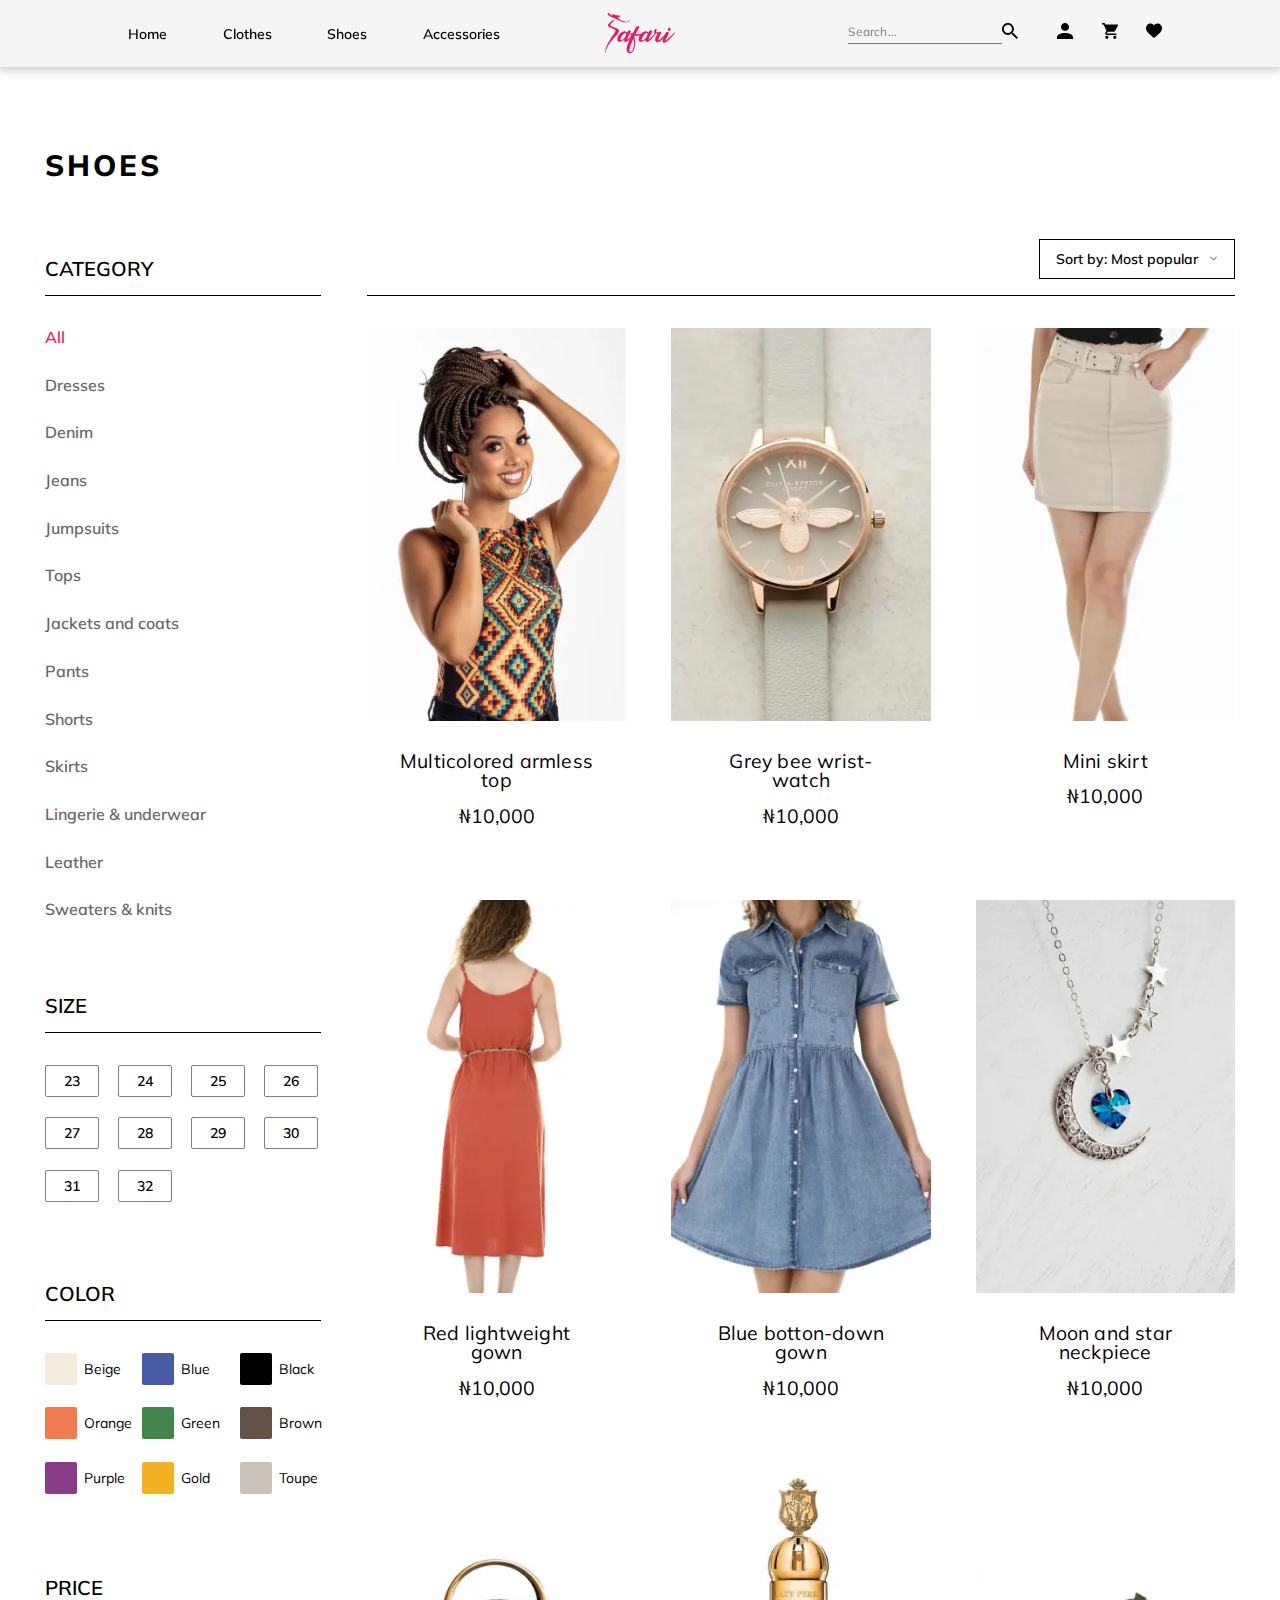
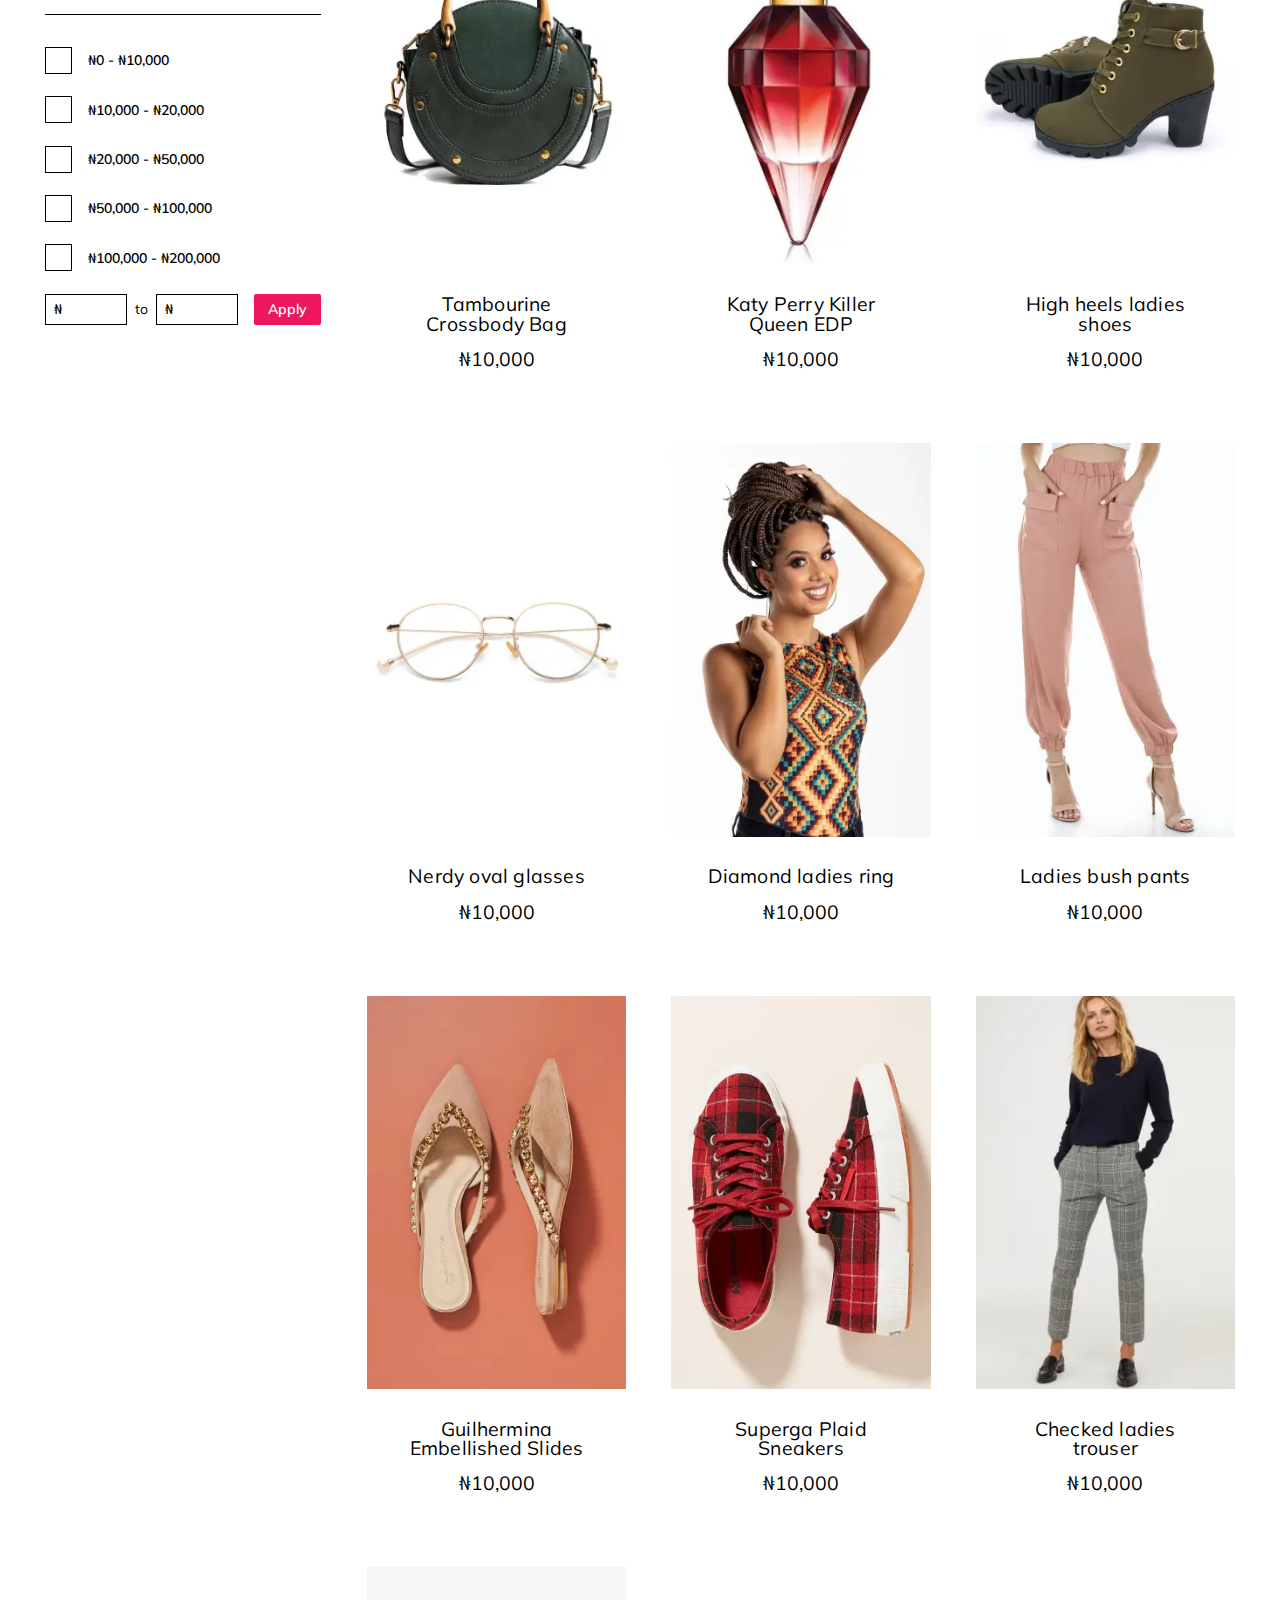
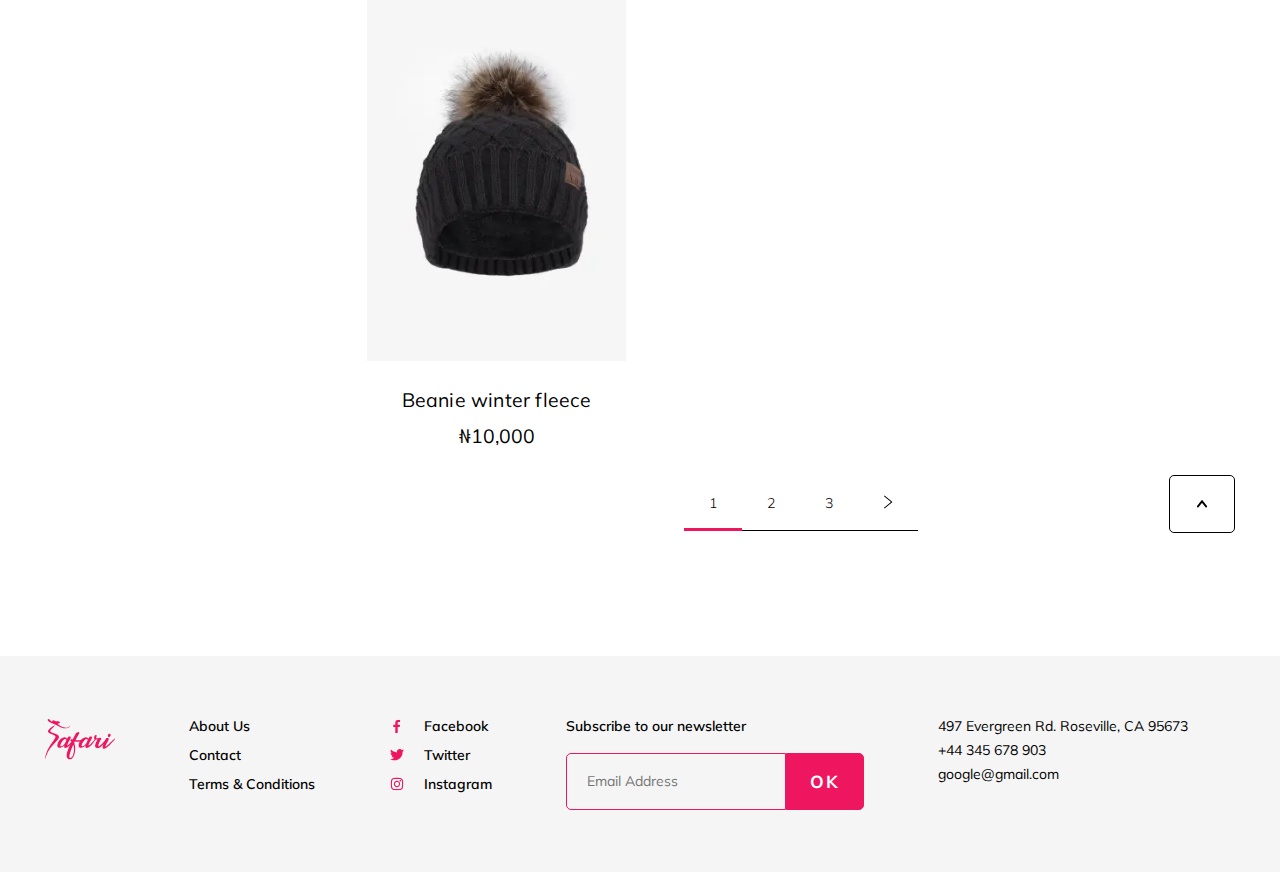
<file: shoes.html>
<!DOCTYPE html>
<html lang="en">

<head>
	<title>Safari</title>
	<meta charset="UTF-8">
	<meta name="format-detection" content="telephone=no">
	<!-- <style>body{opacity: 0;}</style> -->
	<link rel="stylesheet" href="css/style.min.css?_v=20230717130036">
	<link rel="shortcut icon" href="favicon.ico">
	<!-- <meta name="robots" content="noindex, nofollow"> -->
	<meta name="viewport" content="width=device-width, initial-scale=1.0">
	<link rel="apple-touch-icon" sizes="180x180" href="/apple-touch-icon.png">
	<link rel="icon" type="image/png" sizes="32x32" href="/favicon-32x32.png">
	<link rel="icon" type="image/png" sizes="16x16" href="/favicon-16x16.png">
	<link rel="manifest" href="/site.webmanifest">
	<link rel="mask-icon" href="/safari-pinned-tab.svg" color="#d55b87">
	<meta name="msapplication-TileColor" content="#ffffff">
	<meta name="theme-color" content="#ffffff">
</head>

<body>
	<div class="wrapper">
		<header class="header">
			<div class="header__container-big">
				<div class="header__menu menu">
					<nav class="menu__body">
						<ul class="menu__list">
							<li class="menu__item">
								<a href="home.html" class="menu__link">
									Home
								</a>
							</li>
							<li class="menu__item">
								<a href="catalog.html" class="menu__link">
									Clothes
								</a>
							</li>
							<li class="menu__item">
								<a href="shoes.html" class="menu__link">
									Shoes
								</a>
							</li>
							<li class="menu__item">
								<a href="accessories.html" class="menu__link">
									Accessories
								</a>
							</li>
						</ul>
					</nav>
				</div>
				<a href="home.html" class="header__logo">
					<img src="img/logo.svg" alt="safari">
				</a>
				<div class="header__actions">
					<form class="header__search search-header">
						<div class="search-header__line">
							<input autocomplete="off" type="search" name="form[]" placeholder="Search..." class="search-header__input" id="search">
						</div>
						<label for="search" class="search-header__icon">
							<svg>
								<use xlink:href="img/icons/icons.svg#search"></use>
							</svg>
						</label>
					</form>
					<ul class="header__items">
						<li class="header__item">
							<a href="account-info.html" class="header__link">
								<svg>
									<use xlink:href="img/icons/icons.svg#account"></use>
								</svg>
							</a>
						</li>
						<li class="header__item">
							<a href="shopping-cart.html" class="header__link">
								<svg>
									<use xlink:href="img/icons/icons.svg#cart"></use>
								</svg>
							</a>
						</li>
						<li class="header__item">
							<a href="accounts-favourites.html" class="header__link">
								<svg>
									<use xlink:href="img/icons/icons.svg#like"></use>
								</svg>
							</a>
						</li>
					</ul>
					<button type="button" class="menu__icon icon-menu"><span></span></button>
				</div>
			</div>
		</header>
		<main class="page">
			<section class="page__catalog catalog-page">
				<div class="catalog-page__container">
					<h2 class="catalog-page__title">
						Shoes
					</h2>
					<form action="#" class="catalog-page__form" data-dev>
						<aside data-spollers="767.98, max" class="catalog-page__filters">
							<details class="catalog-page__spollers">
								<summary class="catalog-page__spoller-title">
									Filters
								</summary>
								<div class="catalog-page__spoller-wrapper">
									<div class="catalog-page__filter filter-catalog">
										<div class="filter-catalog__heading">
											<h3 class="filter-catalog__title">
												Category
											</h3>
										</div>
										<div class="filter-catalog__body category-filter">
											<ul class="category-filter__list">
												<li class="category-filter__item _active">
													<a href="#" class="category-filter__link ">
														All
													</a>
												</li>
												<li class="category-filter__item">
													<a href="#" class="category-filter__link _actiive">
														Dresses
													</a>
												</li>
												<li class="category-filter__item">
													<a href="#" class="category-filter__link _actiive">
														Denim
													</a>
												</li>
												<li class="category-filter__item">
													<a href="#" class="category-filter__link _actiive">
														Jeans
													</a>
												</li>
												<li class="category-filter__item">
													<a href="#" class="category-filter__link _actiive">
														Jumpsuits
													</a>
												</li>
												<li class="category-filter__item">
													<a href="#" class="category-filter__link _actiive">
														Tops
													</a>
												</li>
												<li class="category-filter__item">
													<a href="#" class="category-filter__link _actiive">
														Jackets and coats
													</a>
												</li>
												<li class="category-filter__item">
													<a href="#" class="category-filter__link _actiive">
														Pants
													</a>
												</li>
												<li class="category-filter__item">
													<a href="#" class="category-filter__link _actiive">
														Shorts
													</a>
												</li>
												<li class="category-filter__item">
													<a href="#" class="category-filter__link _actiive">
														Skirts
													</a>
												</li>
												<li class="category-filter__item">
													<a href="#" class="category-filter__link _actiive">
														Lingerie & underwear
													</a>
												</li>
												<li class="category-filter__item">
													<a href="#" class="category-filter__link _actiive">
														Leather
													</a>
												</li>
												<li class="category-filter__item">
													<a href="#" class="category-filter__link _actiive">
														Sweaters & knits
													</a>
												</li>
											</ul>
										</div>
									</div>
									<div class="catalog-page__filter filter-catalog">
										<div class="filter-catalog__heading">
											<h3 class="filter-catalog__title">
												Size
											</h3>
											<button type="button" class="filter-catalog__clear">
												Clear
												<svg>
													<use xlink:href="img/icons/icons.svg#clear"></use>
												</svg>
											</button>
										</div>
										<div class="filter-catalog__body size-filter">
											<div class="size-filter__item checkbox">
												<input id="c_7" data-error="Помилка" class="checkbox__input" type="checkbox" value="1" name="form[]">
												<label for="c_7" class="checkbox__label"><span class="checkbox__text">23</span></label>
											</div>
											<div class="size-filter__item checkbox">
												<input id="c_8" data-error="Помилка" class="checkbox__input" type="checkbox" value="1" name="form[]">
												<label for="c_8" class="checkbox__label"><span class="checkbox__text">24</span></label>
											</div>
											<div class="size-filter__item checkbox">
												<input id="c_9" data-error="Помилка" class="checkbox__input" type="checkbox" value="1" name="form[]">
												<label for="c_9" class="checkbox__label"><span class="checkbox__text">25</span></label>
											</div>
											<div class="size-filter__item checkbox">
												<input id="c_10" data-error="Помилка" class="checkbox__input" type="checkbox" value="1" name="form[]">
												<label for="c_10" class="checkbox__label"><span class="checkbox__text">26</span></label>
											</div>
											<div class="size-filter__item checkbox">
												<input id="c_11" data-error="Помилка" class="checkbox__input" type="checkbox" value="1" name="form[]">
												<label for="c_11" class="checkbox__label"><span class="checkbox__text">27</span></label>
											</div>
											<div class="size-filter__item checkbox">
												<input id="c_12" data-error="Помилка" class="checkbox__input" type="checkbox" value="1" name="form[]">
												<label for="c_12" class="checkbox__label"><span class="checkbox__text">28</span></label>
											</div>
											<div class="size-filter__item checkbox">
												<input id="c_13" data-error="Помилка" class="checkbox__input" type="checkbox" value="1" name="form[]">
												<label for="c_13" class="checkbox__label"><span class="checkbox__text">29</span></label>
											</div>
											<div class="size-filter__item checkbox">
												<input id="c_14" data-error="Помилка" class="checkbox__input" type="checkbox" value="1" name="form[]">
												<label for="c_14" class="checkbox__label"><span class="checkbox__text">30</span></label>
											</div>
											<div class="size-filter__item checkbox">
												<input id="c_15" data-error="Помилка" class="checkbox__input" type="checkbox" value="1" name="form[]">
												<label for="c_15" class="checkbox__label"><span class="checkbox__text">31</span></label>
											</div>
											<div class="size-filter__item checkbox">
												<input id="c_16" data-error="Помилка" class="checkbox__input" type="checkbox" value="1" name="form[]">
												<label for="c_16" class="checkbox__label"><span class="checkbox__text">32</span></label>
											</div>
										</div>
									</div>
									<div class="catalog-page__filter filter-catalog">
										<div class="filter-catalog__heading">
											<h3 class="filter-catalog__title">
												Color
											</h3>
											<button type="button" class="filter-catalog__clear">
												Clear
												<svg>
													<use xlink:href="img/icons/icons.svg#clear"></use>
												</svg>
											</button>
										</div>
										<div class="filter-catalog__body color-filter">
											<div class="checkbox _beige">
												<input id="color_1" data-error="Помилка" class="checkbox__input" type="checkbox" value="1" name="form[]">
												<label for="color_1" class="checkbox__label"><span class="checkbox__text">Beige</span></label>
											</div>
											<div class="checkbox _blue">
												<input id="color_2" data-error="Помилка" class="checkbox__input" type="checkbox" value="1" name="form[]">
												<label for="color_2" class="checkbox__label"><span class="checkbox__text">Blue</span></label>
											</div>
											<div class="checkbox _black">
												<input id="color_3" data-error="Помилка" class="checkbox__input" type="checkbox" value="1" name="form[]">
												<label for="color_3" class="checkbox__label"><span class="checkbox__text">Black</span></label>
											</div>
											<div class="checkbox _orange">
												<input id="color_4" data-error="Помилка" class="checkbox__input" type="checkbox" value="1" name="form[]">
												<label for="color_4" class="checkbox__label"><span class="checkbox__text">Orange</span></label>
											</div>
											<div class="checkbox _green">
												<input id="color_5" data-error="Помилка" class="checkbox__input" type="checkbox" value="1" name="form[]">
												<label for="color_5" class="checkbox__label"><span class="checkbox__text">Green</span></label>
											</div>
											<div class="checkbox _brown">
												<input id="color_6" data-error="Помилка" class="checkbox__input" type="checkbox" value="1" name="form[]">
												<label for="color_6" class="checkbox__label"><span class="checkbox__text">Brown</span></label>
											</div>
											<div class="checkbox _purple">
												<input id="color_7" data-error="Помилка" class="checkbox__input" type="checkbox" value="1" name="form[]">
												<label for="color_7" class="checkbox__label"><span class="checkbox__text">Purple</span></label>
											</div>
											<div class="checkbox _gold">
												<input id="color_8" data-error="Помилка" class="checkbox__input" type="checkbox" value="1" name="form[]">
												<label for="color_8" class="checkbox__label"><span class="checkbox__text">Gold</span></label>
											</div>
											<div class="checkbox _toupe">
												<input id="color_9" data-error="Помилка" class="checkbox__input" type="checkbox" value="1" name="form[]">
												<label for="color_9" class="checkbox__label"><span class="checkbox__text">Toupe</span></label>
											</div>
										</div>
									</div>
									<div class="catalog-page__filter filter-catalog">
										<div class="filter-catalog__heading">
											<h3 class="filter-catalog__title">
												Price
											</h3>
											<button type="button" class="filter-catalog__clear">
												Clear
												<svg>
													<use xlink:href="img/icons/icons.svg#clear"></use>
												</svg>
											</button>
										</div>
										<div class="filter-catalog__body price-filter">
											<div class="checkbox">
												<input id="price_1" data-error="Помилка" class="checkbox__input" type="checkbox" value="1" name="form[]">
												<label for="price_1" class="checkbox__label"><span class="checkbox__text">₦0 - ₦10,000</span></label>
											</div>
											<div class="checkbox">
												<input id="price_2" data-error="Помилка" class="checkbox__input" type="checkbox" value="1" name="form[]">
												<label for="price_2" class="checkbox__label"><span class="checkbox__text">₦10,000 - ₦20,000</span></label>
											</div>
											<div class="checkbox">
												<input id="price_3" data-error="Помилка" class="checkbox__input" type="checkbox" value="1" name="form[]">
												<label for="price_3" class="checkbox__label"><span class="checkbox__text">₦20,000 - ₦50,000</span></label>
											</div>
											<div class="checkbox">
												<input id="price_4" data-error="Помилка" class="checkbox__input" type="checkbox" value="1" name="form[]">
												<label for="price_4" class="checkbox__label"><span class="checkbox__text">₦50,000 - ₦100,000</span></label>
											</div>
											<div class="checkbox">
												<input id="price_5" data-error="Помилка" class="checkbox__input" type="checkbox" value="1" name="form[]">
												<label for="price_5" class="checkbox__label"><span class="checkbox__text">₦100,000 - ₦200,000</span></label>
											</div>
											<div class="price-filter__form">
												<div class="price-filter__fields">
													<div class="price-filter__field">
														<input autocomplete="off" type="text" name="form[]" data-error="Помилка" placeholder="" class="price-filter__input">
													</div>
													<span>to</span>
													<div class="price-filter__field">
														<input autocomplete="off" type="text" name="form[]" data-error="Помилка" placeholder="" class="price-filter__input">
													</div>
												</div>
												<button type="button" class="price-filter__button">Apply</button>
											</div>
										</div>
									</div>
								</div>
							</details>
						</aside>
						<div class="catalog-page__content">
							<div class="catalog-page__heading">
								<select name="form[]" data-class-modif="catalog">
									<option value="1" selected>Sort by: Most popular</option>
									<option value="2">Best Selling</option>
									<option value="3">Price: High to Low</option>
									<option value="4">Price: Low to High</option>
								</select>
							</div>
							<div class="catalog-page__items items-catalog">
								<article class="items-catalog__item">
									<div class="items-catalog__main">
										<a href="#" class="items-catalog__image-ibg">
											<picture><source data-srcset="img/catalog/01.webp" srcset="[data-uri]" type="image/webp"><img src="[data-uri]"  data-src="img/catalog/01.jpeg" alt="item"></picture>
										</a>
										<div class="items-catalog__actions">
											<button class="items-catalog__button items-catalog__button_like">
												<svg>
													<use xlink:href="img/icons/icons.svg#like"></use>
												</svg>
											</button>
											<button class="items-catalog__button">
												add to cart
												<svg>
													<use xlink:href="img/icons/icons.svg#cart"></use>
												</svg>
											</button>
										</div>
									</div>
									<div class="items-catalog__body">
										<a href="#" class="items-catalog__title">
											Multicolored armless top
										</a>
										<div class="items-catalog__price">
											₦10,000
										</div>
									</div>
								</article>
								<article class="items-catalog__item">
									<div class="items-catalog__main">
										<a href="#" class="items-catalog__image-ibg">
											<picture><source data-srcset="img/catalog/02.webp" srcset="[data-uri]" type="image/webp"><img src="[data-uri]"  data-src="img/catalog/02.jpeg" alt="item"></picture>
										</a>
										<div class="items-catalog__actions">
											<button class="items-catalog__button items-catalog__button_like">
												<svg>
													<use xlink:href="img/icons/icons.svg#like"></use>
												</svg>
											</button>
											<button class="items-catalog__button">
												add to cart
												<svg>
													<use xlink:href="img/icons/icons.svg#cart"></use>
												</svg>
											</button>
										</div>
									</div>
									<div class="items-catalog__body">
										<a href="#" class="items-catalog__title">
											Grey bee wrist-watch
										</a>
										<div class="items-catalog__price">
											₦10,000
										</div>
									</div>
								</article>
								<article class="items-catalog__item">
									<div class="items-catalog__main">
										<a href="#" class="items-catalog__image-ibg">
											<picture><source data-srcset="img/catalog/03.webp" srcset="[data-uri]" type="image/webp"><img src="[data-uri]"  data-src="img/catalog/03.jpeg" alt="item"></picture>
										</a>
										<div class="items-catalog__actions">
											<button class="items-catalog__button items-catalog__button_like">
												<svg>
													<use xlink:href="img/icons/icons.svg#like"></use>
												</svg>
											</button>
											<button class="items-catalog__button">
												add to cart
												<svg>
													<use xlink:href="img/icons/icons.svg#cart"></use>
												</svg>
											</button>
										</div>
									</div>
									<div class="items-catalog__body">
										<a href="#" class="items-catalog__title">
											Mini skirt
										</a>
										<div class="items-catalog__price">
											₦10,000
										</div>
									</div>
								</article>
								<article class="items-catalog__item">
									<div class="items-catalog__main">
										<a href="#" class="items-catalog__image-ibg">
											<picture><source data-srcset="img/catalog/04.webp" srcset="[data-uri]" type="image/webp"><img src="[data-uri]"  data-src="img/catalog/04.jpeg" alt="item"></picture>
										</a>
										<div class="items-catalog__actions">
											<button class="items-catalog__button items-catalog__button_like">
												<svg>
													<use xlink:href="img/icons/icons.svg#like"></use>
												</svg>
											</button>
											<button class="items-catalog__button">
												add to cart
												<svg>
													<use xlink:href="img/icons/icons.svg#cart"></use>
												</svg>
											</button>
										</div>
									</div>
									<div class="items-catalog__body">
										<a href="#" class="items-catalog__title">
											Red lightweight gown
										</a>
										<div class="items-catalog__price">
											₦10,000
										</div>
									</div>
								</article>
								<article class="items-catalog__item">
									<div class="items-catalog__main">
										<a href="#" class="items-catalog__image-ibg">
											<picture><source data-srcset="img/catalog/05.webp" srcset="[data-uri]" type="image/webp"><img src="[data-uri]"  data-src="img/catalog/05.jpeg" alt="item"></picture>
										</a>
										<div class="items-catalog__actions">
											<button class="items-catalog__button items-catalog__button_like">
												<svg>
													<use xlink:href="img/icons/icons.svg#like"></use>
												</svg>
											</button>
											<button class="items-catalog__button">
												add to cart
												<svg>
													<use xlink:href="img/icons/icons.svg#cart"></use>
												</svg>
											</button>
										</div>
									</div>
									<div class="items-catalog__body">
										<a href="#" class="items-catalog__title">
											Blue botton-down gown
										</a>
										<div class="items-catalog__price">
											₦10,000
										</div>
									</div>
								</article>
								<article class="items-catalog__item">
									<div class="items-catalog__main">
										<a href="#" class="items-catalog__image-ibg">
											<picture><source data-srcset="img/catalog/06.webp" srcset="[data-uri]" type="image/webp"><img src="[data-uri]"  data-src="img/catalog/06.jpeg" alt="item"></picture>
										</a>
										<div class="items-catalog__actions">
											<button class="items-catalog__button items-catalog__button_like">
												<svg>
													<use xlink:href="img/icons/icons.svg#like"></use>
												</svg>
											</button>
											<button class="items-catalog__button">
												add to cart
												<svg>
													<use xlink:href="img/icons/icons.svg#cart"></use>
												</svg>
											</button>
										</div>
									</div>
									<div class="items-catalog__body">
										<a href="#" class="items-catalog__title">
											Moon and star neckpiece
										</a>
										<div class="items-catalog__price">
											₦10,000
										</div>
									</div>
								</article>
								<article class="items-catalog__item">
									<div class="items-catalog__main">
										<a href="#" class="items-catalog__image-ibg">
											<picture><source data-srcset="img/catalog/07.webp" srcset="[data-uri]" type="image/webp"><img src="[data-uri]"  data-src="img/catalog/07.jpeg" alt="item"></picture>
										</a>
										<div class="items-catalog__actions">
											<button class="items-catalog__button items-catalog__button_like">
												<svg>
													<use xlink:href="img/icons/icons.svg#like"></use>
												</svg>
											</button>
											<button class="items-catalog__button">
												add to cart
												<svg>
													<use xlink:href="img/icons/icons.svg#cart"></use>
												</svg>
											</button>
										</div>
									</div>
									<div class="items-catalog__body">
										<a href="#" class="items-catalog__title">
											Tambourine Crossbody Bag
										</a>
										<div class="items-catalog__price">
											₦10,000
										</div>
									</div>
								</article>
								<article class="items-catalog__item">
									<div class="items-catalog__main">
										<a href="#" class="items-catalog__image-ibg">
											<picture><source data-srcset="img/catalog/08.webp" srcset="[data-uri]" type="image/webp"><img src="[data-uri]"  data-src="img/catalog/08.jpeg" alt="item"></picture>
										</a>
										<div class="items-catalog__actions">
											<button class="items-catalog__button items-catalog__button_like">
												<svg>
													<use xlink:href="img/icons/icons.svg#like"></use>
												</svg>
											</button>
											<button class="items-catalog__button">
												add to cart
												<svg>
													<use xlink:href="img/icons/icons.svg#cart"></use>
												</svg>
											</button>
										</div>
									</div>
									<div class="items-catalog__body">
										<a href="#" class="items-catalog__title">
											Katy Perry Killer Queen EDP
										</a>
										<div class="items-catalog__price">
											₦10,000
										</div>
									</div>
								</article>
								<article class="items-catalog__item">
									<div class="items-catalog__main">
										<a href="#" class="items-catalog__image-ibg">
											<picture><source data-srcset="img/catalog/09.webp" srcset="[data-uri]" type="image/webp"><img src="[data-uri]"  data-src="img/catalog/09.jpeg" alt="item"></picture>
										</a>
										<div class="items-catalog__actions">
											<button class="items-catalog__button items-catalog__button_like">
												<svg>
													<use xlink:href="img/icons/icons.svg#like"></use>
												</svg>
											</button>
											<button class="items-catalog__button">
												add to cart
												<svg>
													<use xlink:href="img/icons/icons.svg#cart"></use>
												</svg>
											</button>
										</div>
									</div>
									<div class="items-catalog__body">
										<a href="#" class="items-catalog__title">
											High heels ladies shoes
										</a>
										<div class="items-catalog__price">
											₦10,000
										</div>
									</div>
								</article>
								<article class="items-catalog__item">
									<div class="items-catalog__main">
										<a href="#" class="items-catalog__image-ibg">
											<picture><source data-srcset="img/catalog/10.webp" srcset="[data-uri]" type="image/webp"><img src="[data-uri]"  data-src="img/catalog/10.jpeg" alt="item"></picture>
										</a>
										<div class="items-catalog__actions">
											<button class="items-catalog__button items-catalog__button_like">
												<svg>
													<use xlink:href="img/icons/icons.svg#like"></use>
												</svg>
											</button>
											<button class="items-catalog__button">
												add to cart
												<svg>
													<use xlink:href="img/icons/icons.svg#cart"></use>
												</svg>
											</button>
										</div>
									</div>
									<div class="items-catalog__body">
										<a href="#" class="items-catalog__title">
											Nerdy oval glasses
										</a>
										<div class="items-catalog__price">
											₦10,000
										</div>
									</div>
								</article>
								<article class="items-catalog__item">
									<div class="items-catalog__main">
										<a href="#" class="items-catalog__image-ibg">
											<picture><source data-srcset="img/catalog/01.webp" srcset="[data-uri]" type="image/webp"><img src="[data-uri]"  data-src="img/catalog/01.jpeg" alt="item"></picture>
										</a>
										<div class="items-catalog__actions">
											<button class="items-catalog__button items-catalog__button_like">
												<svg>
													<use xlink:href="img/icons/icons.svg#like"></use>
												</svg>
											</button>
											<button class="items-catalog__button">
												add to cart
												<svg>
													<use xlink:href="img/icons/icons.svg#cart"></use>
												</svg>
											</button>
										</div>
									</div>
									<div class="items-catalog__body">
										<a href="#" class="items-catalog__title">
											Diamond ladies ring
										</a>
										<div class="items-catalog__price">
											₦10,000
										</div>
									</div>
								</article>
								<article class="items-catalog__item">
									<div class="items-catalog__main">
										<a href="#" class="items-catalog__image-ibg">
											<picture><source data-srcset="img/catalog/12.webp" srcset="[data-uri]" type="image/webp"><img src="[data-uri]"  data-src="img/catalog/12.jpeg" alt="item"></picture>
										</a>
										<div class="items-catalog__actions">
											<button class="items-catalog__button items-catalog__button_like">
												<svg>
													<use xlink:href="img/icons/icons.svg#like"></use>
												</svg>
											</button>
											<button class="items-catalog__button">
												add to cart
												<svg>
													<use xlink:href="img/icons/icons.svg#cart"></use>
												</svg>
											</button>
										</div>
									</div>
									<div class="items-catalog__body">
										<a href="#" class="items-catalog__title">
											Ladies bush pants
										</a>
										<div class="items-catalog__price">
											₦10,000
										</div>
									</div>
								</article>
								<article class="items-catalog__item">
									<div class="items-catalog__main">
										<a href="#" class="items-catalog__image-ibg">
											<picture><source data-srcset="img/catalog/13.webp" srcset="[data-uri]" type="image/webp"><img src="[data-uri]"  data-src="img/catalog/13.jpeg" alt="item"></picture>
										</a>
										<div class="items-catalog__actions">
											<button class="items-catalog__button items-catalog__button_like">
												<svg>
													<use xlink:href="img/icons/icons.svg#like"></use>
												</svg>
											</button>
											<button class="items-catalog__button">
												add to cart
												<svg>
													<use xlink:href="img/icons/icons.svg#cart"></use>
												</svg>
											</button>
										</div>
									</div>
									<div class="items-catalog__body">
										<a href="#" class="items-catalog__title">
											Guilhermina Embellished Slides
										</a>
										<div class="items-catalog__price">
											₦10,000
										</div>
									</div>
								</article>
								<article class="items-catalog__item">
									<div class="items-catalog__main">
										<a href="#" class="items-catalog__image-ibg">
											<picture><source data-srcset="img/catalog/14.webp" srcset="[data-uri]" type="image/webp"><img src="[data-uri]"  data-src="img/catalog/14.jpeg" alt="item"></picture>
										</a>
										<div class="items-catalog__actions">
											<button class="items-catalog__button items-catalog__button_like">
												<svg>
													<use xlink:href="img/icons/icons.svg#like"></use>
												</svg>
											</button>
											<button class="items-catalog__button">
												add to cart
												<svg>
													<use xlink:href="img/icons/icons.svg#cart"></use>
												</svg>
											</button>
										</div>
									</div>
									<div class="items-catalog__body">
										<a href="#" class="items-catalog__title">
											Superga Plaid Sneakers
										</a>
										<div class="items-catalog__price">
											₦10,000
										</div>
									</div>
								</article>
								<article class="items-catalog__item">
									<div class="items-catalog__main">
										<a href="#" class="items-catalog__image-ibg">
											<picture><source data-srcset="img/catalog/15.webp" srcset="[data-uri]" type="image/webp"><img src="[data-uri]"  data-src="img/catalog/15.jpeg" alt="item"></picture>
										</a>
										<div class="items-catalog__actions">
											<button class="items-catalog__button items-catalog__button_like">
												<svg>
													<use xlink:href="img/icons/icons.svg#like"></use>
												</svg>
											</button>
											<button class="items-catalog__button">
												add to cart
												<svg>
													<use xlink:href="img/icons/icons.svg#cart"></use>
												</svg>
											</button>
										</div>
									</div>
									<div class="items-catalog__body">
										<a href="#" class="items-catalog__title">
											Checked ladies trouser
										</a>
										<div class="items-catalog__price">
											₦10,000
										</div>
									</div>
								</article>
								<article class="items-catalog__item">
									<div class="items-catalog__main">
										<a href="#" class="items-catalog__image-ibg">
											<picture><source data-srcset="img/catalog/16.webp" srcset="[data-uri]" type="image/webp"><img src="[data-uri]"  data-src="img/catalog/16.jpeg" alt="item"></picture>
										</a>
										<div class="items-catalog__actions">
											<button class="items-catalog__button items-catalog__button_like">
												<svg>
													<use xlink:href="img/icons/icons.svg#like"></use>
												</svg>
											</button>
											<button class="items-catalog__button">
												add to cart
												<svg>
													<use xlink:href="img/icons/icons.svg#cart"></use>
												</svg>
											</button>
										</div>
									</div>
									<div class="items-catalog__body">
										<a href="#" class="items-catalog__title">
											Beanie winter fleece
										</a>
										<div class="items-catalog__price">
											₦10,000
										</div>
									</div>
								</article>
							</div>
							<div class="catalog-page__pages pages-catalog">
								<ul class="pages-catalog__list">
									<li class="pages-catalog__item _active">
										<a href="#" class="pages-catalog__link"></a>
									</li>
									<li class="pages-catalog__item">
										<a href="#" class="pages-catalog__link"></a>
									</li>
									<li class="pages-catalog__item">
										<a href="#" class="pages-catalog__link"></a>
									</li>
								</ul>
								<button class="pages-catalog__button">
									<svg>
										<use xlink:href="img/icons/icons.svg#arrow"></use>
									</svg>
								</button>
								<button class="pages-catalog__up" data-goto=".page">
									<svg>
										<use xlink:href="img/icons/icons.svg#arrow"></use>
									</svg>
								</button>
							</div>
						</div>
					</form>
				</div>
			</section>
		</main>
		<footer class="footer">
			<div class="footer__container">
				<a href="#" class="footer__logo">
					<img src="img/logo.svg" alt="safari">
				</a>
				<nav class="footer__menu">
					<ul class="footer__list">
						<li class="footer__item">
							<a href="#" class="footer__link">
								About Us
							</a>
						</li>
						<li class="footer__item">
							<a href="#" class="footer__link">
								Contact
							</a>
						</li>
						<li class="footer__item">
							<a href="#" class="footer__link">
								Terms & Conditions
							</a>
						</li>
					</ul>
				</nav>
				<div class="footer__socials socials-footer">
					<a href="#" class="socials-footer__link">
						<svg>
							<use xlink:href="img/icons/icons.svg#fb"></use>
						</svg>
						<span>
							Facebook
						</span>
					</a>
					<a href="#" class="socials-footer__link">
						<svg>
							<use xlink:href="img/icons/icons.svg#twiter"></use>
						</svg>
						<span>
							Twitter
						</span>
					</a>
					<a href="#" class="socials-footer__link">
						<svg>
							<use xlink:href="img/icons/icons.svg#inst"></use>
						</svg>
						<span>
							Instagram
						</span>
					</a>
				</div>
				<div class="footer__news news-footer">
					<form action="#" class="news-footer__form" data-dev>
						<label for="email" class="news-footer__label">Subscribe to our newsletter</label>
						<div class="news-footer__line">
							<input autocomplete="off" type="text" name="form[]" data-error="this isn't email" placeholder="Email Address" class="input news-footer__input" id="email" data-required="email">
							<button type="submit" class="button news-footer__button">OK</button>
						</div>
					</form>
				</div>
				<div class="footer__contacts contacts-footer">
					<div class="contacts-footer__address">
						497 Evergreen Rd. Roseville, CA 95673
					</div>
					<a href="tel:+44345678903" class="contacts-footer__link">+44 345 678 903</a>
					<a href="mailto:google@gmail.com" class="contacts-footer__link">google@gmail.com</a>
				</div>
			</div>
		</footer>
	</div>
	<style>
		.lock body {
			overflow: hidden;
			touch-action: none;
			overscroll-behavior: none;
		}

		.loading body {
			opacity: 0;
			visibility: hidden;
		}

		.loaded body {
			transition: opacity 0.5s ease .7s;
			opacity: 1;
			visibility: visible;
		}
	</style>
	<div id="fls-preloader">
		<!-- Документація: https://template.fls.guru/template-docs/modul-preloader.html -->
		<!-- Стилі для прелоадера -->
		<style>
			* {
				padding: 0px;
				margin: 0px;
				border: 0px;
			}

			*,
			*:before,
			*:after {
				box-sizing: border-box;
			}

			html {
				overflow: hidden;
				touch-action: none;
				overscroll-behavior: none;
			}

			/* Головний блок */
			.fls-preloader {
				pointer-events: none;
				z-index: -1;
				position: fixed;
				width: 100%;
				height: 100%;
				top: 0;
				left: 0;
				display: flex;
				justify-content: center;
				align-items: center;
				background-color: var(--white);
				transition: opacity 1s;
				opacity: 0;
			}

			.loading .fls-preloader {
				opacity: 1;
			}

			/* .loaded .fls-preloader {
			opacity: 0;
			visibility: hidden;
		} */

			/* Блок з елементами */
			.fls-preloader__body {
				padding: 0.93rem;
				max-width: 31.25rem;
				display: flex;
				flex-direction: column;
			}

			.fls-preloader p {
				text-align: center;
				font-family: 'Poppins';
				font-size: 68px;
				color: var(--accent);
			}

			@media (max-width: 479.98px) {
				.fls-preloader p {
					font-size: 52px;
				}
			}

			/* Блок з лічильником */
			/* .fls-preloader__counter {
			font-size: 10rem;
		} */

			/* Прогресбар */
			.fls-preloader__line {}

			/* Лінія прогресбару */
			.fls-preloader__line span {
				display: inline-block;
				transition: width 0.2s ease;
				height: 0.8rem;
				background-color: var(--accent);
			}
		</style>
		<!-- Скріпт прелоадера -->
		<script>
			function preloader() {
				const preloaderImages = document.querySelector('[data-preloader]') ? document.querySelectorAll('[data-preloader] img') : document.querySelectorAll('img');
				const preloaderContainer = document.querySelector('#fls-preloader');
				if (preloaderImages.length) {
					const preloaderTemplate = `
					<div class="fls-preloader">
						<div class="fls-preloader__body">
							<p>Ynnea Vias</p>
							<div class="fls-preloader__line"><span></span></div>
						</div>
					</div>`;
					document.querySelector('html').insertAdjacentHTML("beforeend", preloaderTemplate);

					const
						preloader = document.querySelector('.fls-preloader'),
						showPecentLoad = document.querySelector('.fls-preloader__counter'),
						showLineLoad = document.querySelector('.fls-preloader__line span'),
						htmlDocument = document.documentElement;

					let imagesLoadedCount = counter = progress = 0;

					htmlDocument.classList.add('loading');
					htmlDocument.classList.add('lock');

					preloaderImages.forEach(preloaderImage => {
						const imgClone = document.createElement('img');
						if (imgClone) {
							imgClone.onload = imageLoaded;
							imgClone.onerror = imageLoaded;
							preloaderImage.dataset.src ? imgClone.src = preloaderImage.dataset.src : imgClone.src = preloaderImage.src;
						}
					});

					function setValueProgress(progress) {
						showPecentLoad ? showPecentLoad.innerText = `${progress}%` : null;
						showLineLoad ? showLineLoad.style.width = `${progress}%` : null;
					}
					showPecentLoad ? setValueProgress(progress) : null;

					function imageLoaded() {
						imagesLoadedCount++;
						progress = Math.round((100 / preloaderImages.length) * imagesLoadedCount);
						const intervalId = setInterval(() => {
							counter >= progress ? clearInterval(intervalId) : setValueProgress(++counter);
							counter >= 100 ? addLoadedClass() : null;
						}, 10);
					}

					function addLoadedClass() {
						htmlDocument.classList.add('loaded');
						htmlDocument.classList.remove('lock');
						htmlDocument.classList.remove('loading');
						setInterval(() => {
							preloader.remove();
							preloaderContainer.remove();
						}, 0);
					}
				} else {
					preloaderContainer.remove();
				}
			}
			preloader();
		</script>
	</div>
	<script src="js/app.min.js?_v=20230717130036"></script>
</body>

</html>
</file>
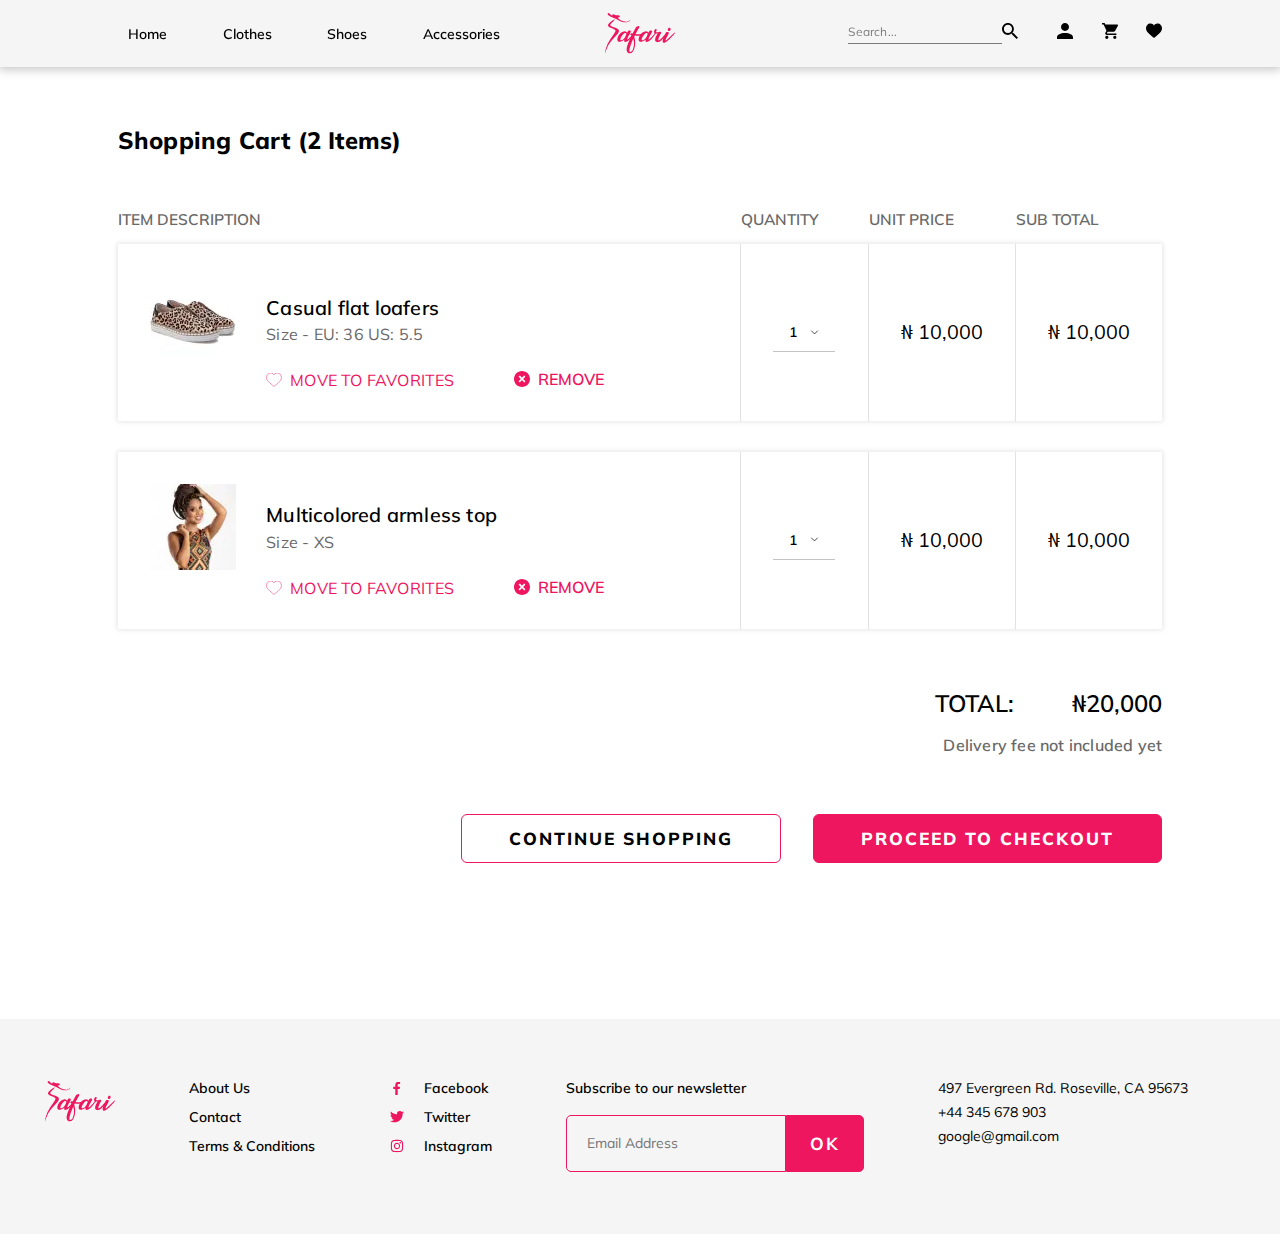
<file: shopping-cart.html>
<!DOCTYPE html>
<html lang="en">

<head>
	<title>Cart</title>
	<meta charset="UTF-8">
	<meta name="format-detection" content="telephone=no">
	<!-- <style>body{opacity: 0;}</style> -->
	<link rel="stylesheet" href="css/style.min.css?_v=20230717130036">
	<link rel="shortcut icon" href="favicon.ico">
	<!-- <meta name="robots" content="noindex, nofollow"> -->
	<meta name="viewport" content="width=device-width, initial-scale=1.0">
	<link rel="apple-touch-icon" sizes="180x180" href="/apple-touch-icon.png">
	<link rel="icon" type="image/png" sizes="32x32" href="/favicon-32x32.png">
	<link rel="icon" type="image/png" sizes="16x16" href="/favicon-16x16.png">
	<link rel="manifest" href="/site.webmanifest">
	<link rel="mask-icon" href="/safari-pinned-tab.svg" color="#d55b87">
	<meta name="msapplication-TileColor" content="#ffffff">
	<meta name="theme-color" content="#ffffff">
</head>

<body>
	<div class="wrapper">
		<header class="header">
			<div class="header__container-big">
				<div class="header__menu menu">
					<nav class="menu__body">
						<ul class="menu__list">
							<li class="menu__item">
								<a href="home.html" class="menu__link">
									Home
								</a>
							</li>
							<li class="menu__item">
								<a href="catalog.html" class="menu__link">
									Clothes
								</a>
							</li>
							<li class="menu__item">
								<a href="shoes.html" class="menu__link">
									Shoes
								</a>
							</li>
							<li class="menu__item">
								<a href="accessories.html" class="menu__link">
									Accessories
								</a>
							</li>
						</ul>
					</nav>
				</div>
				<a href="home.html" class="header__logo">
					<img src="img/logo.svg" alt="safari">
				</a>
				<div class="header__actions">
					<form class="header__search search-header">
						<div class="search-header__line">
							<input autocomplete="off" type="search" name="form[]" placeholder="Search..." class="search-header__input" id="search">
						</div>
						<label for="search" class="search-header__icon">
							<svg>
								<use xlink:href="img/icons/icons.svg#search"></use>
							</svg>
						</label>
					</form>
					<ul class="header__items">
						<li class="header__item">
							<a href="account-info.html" class="header__link">
								<svg>
									<use xlink:href="img/icons/icons.svg#account"></use>
								</svg>
							</a>
						</li>
						<li class="header__item">
							<a href="shopping-cart.html" class="header__link">
								<svg>
									<use xlink:href="img/icons/icons.svg#cart"></use>
								</svg>
							</a>
						</li>
						<li class="header__item">
							<a href="accounts-favourites.html" class="header__link">
								<svg>
									<use xlink:href="img/icons/icons.svg#like"></use>
								</svg>
							</a>
						</li>
					</ul>
					<button type="button" class="menu__icon icon-menu"><span></span></button>
				</div>
			</div>
		</header>
		<main class="page">
			<section class="page__cart cart-page">
				<div class="cart-page__container-big">
					<h2 class="cart-page__title">
						Shopping Cart (<span>2</span> Items)
					</h2>
					<div class="cart-page__items">
						<div class="cart-page__item item-cart">
							<div class="item-cart__column">
								<h4 class="item-cart__sub-title">
									ITEM DESCRIPTION
								</h4>
								<div class="item-cart__body description-column">
									<div class="description-column__image-ibg">
										<picture><source data-srcset="img/orders/item_01.webp" srcset="[data-uri]" type="image/webp"><img src="[data-uri]"  data-src="img/orders/item_01.png" alt="item"></picture>
									</div>
									<div class="description-column__content">
										<div class="description-column__heading">
											<h4 class="description-column__title">
												Casual flat loafers
											</h4>
											<div class="description-column__size">
												Size - <span>EU: 36 US: 5.5</span>
											</div>
										</div>
										<div class="description-column__actions">
											<button class="description-column__button">
												<svg>
													<use xlink:href="img/icons/icons.svg#like"></use>
												</svg>
												Move to favorites
											</button>
											<button class="description-column__remove remove-button">
												Remove
											</button>
										</div>
									</div>
								</div>
							</div>
							<div class="item-cart__column">
								<h4 class="item-cart__sub-title">
									QUANTITY
								</h4>
								<div class="item-cart__body">
									<select name="form[]" data-class-modif="cart-qty">
										<option value="1" selected>1</option>
										<option value="2">2</option>
										<option value="3">3</option>
										<option value="4">4</option>
									</select>
								</div>
							</div>
							<div class="item-cart__column">
								<h4 class="item-cart__sub-title">
									UNIT PRICE
								</h4>
								<div class="item-cart__body">
									<div class="item-cart__price">
										₦ 10,000
									</div>
								</div>
							</div>
							<div class="item-cart__column">
								<h4 class="item-cart__sub-title">
									SUB TOTAL
								</h4>
								<div class="item-cart__body">
									<div class="item-cart__price">
										₦ 10,000
									</div>
								</div>
							</div>
						</div>
						<div class="cart-page__item item-cart">
							<div class="item-cart__column">
								<h4 class="item-cart__sub-title">
									ITEM DESCRIPTION
								</h4>
								<div class="item-cart__body description-column">
									<div class="description-column__image-ibg">
										<picture><source data-srcset="img/orders/item_02.webp" srcset="[data-uri]" type="image/webp"><img src="[data-uri]"  data-src="img/orders/item_02.png" alt="item"></picture>
									</div>
									<div class="description-column__content">
										<div class="description-column__heading">
											<h4 class="description-column__title">
												Multicolored armless top
											</h4>
											<div class="description-column__size">
												Size - <span>XS</span>
											</div>
										</div>
										<div class="description-column__actions">
											<button class="description-column__button">
												<svg>
													<use xlink:href="img/icons/icons.svg#like"></use>
												</svg>
												Move to favorites
											</button>
											<button class="description-column__remove remove-button">
												Remove
											</button>
										</div>
									</div>
								</div>
							</div>
							<div class="item-cart__column">
								<h4 class="item-cart__sub-title">
									QUANTITY
								</h4>
								<div class="item-cart__body">
									<select name="form[]" data-class-modif="cart-qty">
										<option value="1" selected>1</option>
										<option value="2">2</option>
										<option value="3">3</option>
										<option value="4">4</option>
									</select>
								</div>
							</div>
							<div class="item-cart__column">
								<h4 class="item-cart__sub-title">
									UNIT PRICE
								</h4>
								<div class="item-cart__body">
									<div class="item-cart__price">
										₦ 10,000
									</div>
								</div>
							</div>
							<div class="item-cart__column">
								<h4 class="item-cart__sub-title">
									SUB TOTAL
								</h4>
								<div class="item-cart__body">
									<div class="item-cart__price">
										₦ 10,000
									</div>
								</div>
							</div>
						</div>
					</div>
					<div class="cart-page__total">
						<div class="cart-page__price-total">
							Total: <span>₦20,000</span>
						</div>
						<div class="cart-page__text">
							Delivery fee not included yet
						</div>
					</div>
					<div class="cart-page__actions">
						<a href="home.html" class="cart-page__button button button_inactive">
							CONTINUE SHOPPING
						</a>
						<a href="checkout.html" class="cart-page__button button">
							PROCEED TO CHECKOUT
						</a>
					</div>
				</div>
			</section>
		</main>
		<footer class="footer">
			<div class="footer__container">
				<a href="#" class="footer__logo">
					<img src="img/logo.svg" alt="safari">
				</a>
				<nav class="footer__menu">
					<ul class="footer__list">
						<li class="footer__item">
							<a href="#" class="footer__link">
								About Us
							</a>
						</li>
						<li class="footer__item">
							<a href="#" class="footer__link">
								Contact
							</a>
						</li>
						<li class="footer__item">
							<a href="#" class="footer__link">
								Terms & Conditions
							</a>
						</li>
					</ul>
				</nav>
				<div class="footer__socials socials-footer">
					<a href="#" class="socials-footer__link">
						<svg>
							<use xlink:href="img/icons/icons.svg#fb"></use>
						</svg>
						<span>
							Facebook
						</span>
					</a>
					<a href="#" class="socials-footer__link">
						<svg>
							<use xlink:href="img/icons/icons.svg#twiter"></use>
						</svg>
						<span>
							Twitter
						</span>
					</a>
					<a href="#" class="socials-footer__link">
						<svg>
							<use xlink:href="img/icons/icons.svg#inst"></use>
						</svg>
						<span>
							Instagram
						</span>
					</a>
				</div>
				<div class="footer__news news-footer">
					<form action="#" class="news-footer__form" data-dev>
						<label for="email" class="news-footer__label">Subscribe to our newsletter</label>
						<div class="news-footer__line">
							<input autocomplete="off" type="text" name="form[]" data-error="this isn't email" placeholder="Email Address" class="input news-footer__input" id="email" data-required="email">
							<button type="submit" class="button news-footer__button">OK</button>
						</div>
					</form>
				</div>
				<div class="footer__contacts contacts-footer">
					<div class="contacts-footer__address">
						497 Evergreen Rd. Roseville, CA 95673
					</div>
					<a href="tel:+44345678903" class="contacts-footer__link">+44 345 678 903</a>
					<a href="mailto:google@gmail.com" class="contacts-footer__link">google@gmail.com</a>
				</div>
			</div>
		</footer>
	</div>
	<style>
		.lock body {
			overflow: hidden;
			touch-action: none;
			overscroll-behavior: none;
		}

		.loading body {
			opacity: 0;
			visibility: hidden;
		}

		.loaded body {
			transition: opacity 0.5s ease .7s;
			opacity: 1;
			visibility: visible;
		}
	</style>
	<div id="fls-preloader">
		<!-- Документація: https://template.fls.guru/template-docs/modul-preloader.html -->
		<!-- Стилі для прелоадера -->
		<style>
			* {
				padding: 0px;
				margin: 0px;
				border: 0px;
			}

			*,
			*:before,
			*:after {
				box-sizing: border-box;
			}

			html {
				overflow: hidden;
				touch-action: none;
				overscroll-behavior: none;
			}

			/* Головний блок */
			.fls-preloader {
				pointer-events: none;
				z-index: -1;
				position: fixed;
				width: 100%;
				height: 100%;
				top: 0;
				left: 0;
				display: flex;
				justify-content: center;
				align-items: center;
				background-color: var(--white);
				transition: opacity 1s;
				opacity: 0;
			}

			.loading .fls-preloader {
				opacity: 1;
			}

			/* .loaded .fls-preloader {
			opacity: 0;
			visibility: hidden;
		} */

			/* Блок з елементами */
			.fls-preloader__body {
				padding: 0.93rem;
				max-width: 31.25rem;
				display: flex;
				flex-direction: column;
			}

			.fls-preloader p {
				text-align: center;
				font-family: 'Poppins';
				font-size: 68px;
				color: var(--accent);
			}

			@media (max-width: 479.98px) {
				.fls-preloader p {
					font-size: 52px;
				}
			}

			/* Блок з лічильником */
			/* .fls-preloader__counter {
			font-size: 10rem;
		} */

			/* Прогресбар */
			.fls-preloader__line {}

			/* Лінія прогресбару */
			.fls-preloader__line span {
				display: inline-block;
				transition: width 0.2s ease;
				height: 0.8rem;
				background-color: var(--accent);
			}
		</style>
		<!-- Скріпт прелоадера -->
		<script>
			function preloader() {
				const preloaderImages = document.querySelector('[data-preloader]') ? document.querySelectorAll('[data-preloader] img') : document.querySelectorAll('img');
				const preloaderContainer = document.querySelector('#fls-preloader');
				if (preloaderImages.length) {
					const preloaderTemplate = `
					<div class="fls-preloader">
						<div class="fls-preloader__body">
							<p>Ynnea Vias</p>
							<div class="fls-preloader__line"><span></span></div>
						</div>
					</div>`;
					document.querySelector('html').insertAdjacentHTML("beforeend", preloaderTemplate);

					const
						preloader = document.querySelector('.fls-preloader'),
						showPecentLoad = document.querySelector('.fls-preloader__counter'),
						showLineLoad = document.querySelector('.fls-preloader__line span'),
						htmlDocument = document.documentElement;

					let imagesLoadedCount = counter = progress = 0;

					htmlDocument.classList.add('loading');
					htmlDocument.classList.add('lock');

					preloaderImages.forEach(preloaderImage => {
						const imgClone = document.createElement('img');
						if (imgClone) {
							imgClone.onload = imageLoaded;
							imgClone.onerror = imageLoaded;
							preloaderImage.dataset.src ? imgClone.src = preloaderImage.dataset.src : imgClone.src = preloaderImage.src;
						}
					});

					function setValueProgress(progress) {
						showPecentLoad ? showPecentLoad.innerText = `${progress}%` : null;
						showLineLoad ? showLineLoad.style.width = `${progress}%` : null;
					}
					showPecentLoad ? setValueProgress(progress) : null;

					function imageLoaded() {
						imagesLoadedCount++;
						progress = Math.round((100 / preloaderImages.length) * imagesLoadedCount);
						const intervalId = setInterval(() => {
							counter >= progress ? clearInterval(intervalId) : setValueProgress(++counter);
							counter >= 100 ? addLoadedClass() : null;
						}, 10);
					}

					function addLoadedClass() {
						htmlDocument.classList.add('loaded');
						htmlDocument.classList.remove('lock');
						htmlDocument.classList.remove('loading');
						setInterval(() => {
							preloader.remove();
							preloaderContainer.remove();
						}, 0);
					}
				} else {
					preloaderContainer.remove();
				}
			}
			preloader();
		</script>
	</div>
	<script src="js/app.min.js?_v=20230717130036"></script>
</body>

</html>
</file>
<file: css/style.min.css>
@charset "UTF-8";@import url(https://fonts.googleapis.com/css?family=Mulish:regular,600,700,800&display=swap);:root{--accent:#ED165F;--white:#fff;--black:#000;--gray:#F5F5F5}*{padding:0;margin:0;border:0}*,:after,:before{-webkit-box-sizing:border-box;box-sizing:border-box}body,html{height:100%;min-width:320px}body{color:#000;line-height:1;font-family:Mulish;font-size:.875rem;-ms-text-size-adjust:100%;-moz-text-size-adjust:100%;-webkit-text-size-adjust:100%;-webkit-font-smoothing:antialiased;-moz-osx-font-smoothing:grayscale}button,input,textarea{font-family:Mulish;font-size:inherit;line-height:inherit}button{cursor:pointer;color:inherit;background-color:transparent}a{color:inherit;text-decoration:none}ul li{list-style:none}img{vertical-align:top}h1,h2,h3,h4,h5,h6{font-weight:inherit;font-size:inherit}.lock body{overflow:hidden;-ms-touch-action:none;touch-action:none;-ms-scroll-chaining:none;overscroll-behavior:none}.wrapper{min-height:100%;display:-webkit-box;display:-ms-flexbox;display:flex;-webkit-box-orient:vertical;-webkit-box-direction:normal;-ms-flex-direction:column;flex-direction:column;overflow:hidden}@supports (overflow:clip){.wrapper{overflow:clip}}.wrapper>main{-webkit-box-flex:1;-ms-flex:1 1 auto;flex:1 1 auto}.wrapper>*{min-width:0}input[type=email],input[type=tel],input[type=text],textarea{-webkit-appearance:none;-moz-appearance:none;appearance:none}.input{border-radius:0!important;width:100%;display:block;border:1px solid #eee}.input[placeholder]:not([data-placeholder-nohiden]):focus::-webkit-input-placeholder{opacity:0}.input[placeholder]:not([data-placeholder-nohiden]):focus::-moz-placeholder{opacity:0}.input[placeholder]:not([data-placeholder-nohiden]):focus:-ms-input-placeholder{opacity:0}.input[placeholder]:not([data-placeholder-nohiden]):focus::-ms-input-placeholder{opacity:0}.input[placeholder]:not([data-placeholder-nohiden]):focus::placeholder{opacity:0}textarea.input{resize:none;padding:0 0}.checkbox{position:relative}.checkbox:not(:last-child){margin-bottom:.3125em}.checkbox__input{position:absolute;width:0;height:0;opacity:0}.checkbox__input:focus-visible+.checkbox__label{-webkit-box-shadow:0 0 .125rem #000;box-shadow:0 0 .125rem #000}.size-filter__item .checkbox__input:checked+.checkbox__label{background:var(--accent);color:var(--white)}.checkbox__label{cursor:pointer;display:-webkit-inline-box;display:-ms-inline-flexbox;display:inline-flex;position:relative;gap:.625rem}.checkbox__label:before{content:"";-ms-flex-item-align:start;align-self:flex-start;-webkit-box-flex:0;-ms-flex:0 0 1.25rem;flex:0 0 1.25rem;width:1.25rem;height:1.25rem;border:.0625rem solid #a7a9ac}.size-filter__item .checkbox__label{font-weight:600;line-height:1.2857142857;width:3.375rem;height:2rem;display:-webkit-box;display:-ms-flexbox;display:flex;-webkit-box-pack:center;-ms-flex-pack:center;justify-content:center;-webkit-box-align:center;-ms-flex-align:center;align-items:center;border-radius:.125rem;border:.0625rem solid rgba(0,0,0,.5)}.size-filter__item .checkbox__label::before{display:none}.checkbox__text{-ms-flex-item-align:center;-ms-grid-row-align:center;align-self:center}.select{min-width:0;position:relative}.select__body{position:relative}.select__title{color:inherit;text-align:left;background-color:#fff;cursor:pointer;width:100%}.select_catalog .select__title{border:.0625rem solid var(--black)}.select_form-dashboard .select__title{border:.0625rem solid var(--black);border-radius:.375rem;padding:.3125rem 0}.select_form-dashboard._select-open .select__title{border-radius:.375rem .375rem 0 0}.select._select-open .select__value::before{content:"";position:absolute;bottom:-.3125rem;left:0;width:100%;height:.0625rem;background-color:rgba(0,0,0,.25)}.select._select-open .select__value::after{-webkit-transform:rotate(-180deg);-ms-transform:rotate(-180deg);transform:rotate(-180deg)}.select__value{position:relative;display:-webkit-box;display:-ms-flexbox;display:flex;min-width:0;-webkit-box-align:center;-ms-flex-align:center;align-items:center;padding:.625rem 1rem;font-weight:600;line-height:1.2857142857;gap:.625rem}.select_form-dashboard .select__value{-webkit-box-pack:justify;-ms-flex-pack:justify;justify-content:space-between}.select_cart-qty .select__value{-webkit-box-pack:center;-ms-flex-pack:center;justify-content:center;border-bottom:.0625rem solid #c4c4c4;gap:.75rem}.select__value>*{-webkit-box-flex:1;-ms-flex:1 1 auto;flex:1 1 auto}.select__value:after{content:"";background:url(../img/icons/arrow.svg) center/.5625rem .3125rem no-repeat;-ms-flex-item-align:stretch;-ms-grid-row-align:stretch;align-self:stretch;width:.625rem;-webkit-box-flex:0;-ms-flex:0 0 .625rem;flex:0 0 .625rem;-webkit-transition:all .3s ease 0s;transition:all .3s ease 0s;display:-webkit-box;display:-ms-flexbox;display:flex;-webkit-box-pack:center;-ms-flex-pack:center;justify-content:center;-webkit-box-align:center;-ms-flex-align:center;align-items:center}.select__value._select-pseudo-label::before{content:attr(data-pseudo-label);opacity:.5}.select__content{-webkit-box-flex:0;-ms-flex:0 0 auto;flex:0 0 auto}.select__text{-webkit-box-flex:0;-ms-flex:0 0 auto;flex:0 0 auto}.select__input{width:100%;background-color:transparent;height:100%}.select__options{color:#000;position:absolute;top:calc(100% - .0625rem);border-radius:0 0 4px 4px;min-width:100%;left:0;background-color:#fff;border:.0625rem solid var(--black);border-top:0;padding:10px 0 5px 0}.select_form-dashboard .select__options{padding:0}.select_cart-qty .select__options{border:.0625rem solid #c4c4c4;border-radius:0;padding:0}.select__scroll{overflow-y:auto;overflow-x:hidden;max-height:12.5rem}.select__option{width:100%;text-align:left;font-weight:600;line-height:1.2857142857;cursor:pointer;padding:.625rem 1rem;color:inherit;-webkit-transition:all .2s;transition:all .2s}.select_cart-qty .select__option:not(:last-child){border-bottom:.0625rem solid #c4c4c4}.select__option._select-selected{background-color:#eee}.select__row{display:-webkit-inline-box;display:-ms-inline-flexbox;display:inline-flex;-webkit-box-align:center;-ms-flex-align:center;align-items:center}.select_show-top .select__options{top:auto;bottom:calc(100% - .0625rem);border:1px solid #d9d9d9;border-bottom:0;border-radius:4px 4px 0 0;padding:5px 0 10px 0}._select-tag{cursor:pointer}.qs-datepicker-container{margin:5px;font-size:1rem;font-family:sans-serif;color:#000;position:absolute;width:15.625em;display:-webkit-box;display:-ms-flexbox;display:flex;-webkit-box-orient:vertical;-webkit-box-direction:normal;-ms-flex-direction:column;flex-direction:column;z-index:9001;-webkit-user-select:none;-moz-user-select:none;-ms-user-select:none;user-select:none;overflow:hidden;background:#fff;-webkit-box-shadow:0 1.25em 1.25em -.9375em rgba(0,0,0,.3);box-shadow:0 1.25em 1.25em -.9375em rgba(0,0,0,.3);border-right:1px solid #fff;border-left:1px solid #f1ad70;padding:5px}.qs-datepicker-container:after,.qs-datepicker-container:before{content:"";width:100%;height:2px;left:0;z-index:2;position:absolute;background-image:-webkit-gradient(linear,left top,right top,from(#f1ad70),to(#fffdf2));background-image:linear-gradient(to right,#f1ad70 0,#fffdf2 100%)}.qs-datepicker-container:before{top:0}.qs-datepicker-container:after{bottom:0}.qs-datepicker-container *{-webkit-box-sizing:border-box;box-sizing:border-box}.qs-datepicker-container.qs-centered{position:fixed;top:50%;left:50%;-webkit-transform:translate(-50%,-50%);-ms-transform:translate(-50%,-50%);transform:translate(-50%,-50%)}.qs-datepicker-container.qs-hidden{display:none}.qs-datepicker .qs-overlay{position:absolute;top:0;left:0;background:rgba(0,0,0,.75);color:#fff;width:100%;height:100%;padding:.5em;z-index:1;opacity:1;-webkit-transition:opacity .3s;transition:opacity .3s;display:-webkit-box;display:-ms-flexbox;display:flex;-webkit-box-orient:vertical;-webkit-box-direction:normal;-ms-flex-direction:column;flex-direction:column}.qs-datepicker .qs-overlay.qs-hidden{opacity:0;z-index:-1}.qs-datepicker .qs-overlay .qs-overlay-year{background:rgba(0,0,0,0);border:none;border-bottom:1px solid #fff;border-radius:0;color:#fff;font-size:.875em;padding:.25em 0;width:80%;text-align:center;margin:0 auto;display:block}.qs-datepicker .qs-overlay .qs-overlay-year::-webkit-inner-spin-button{-webkit-appearance:none}.qs-datepicker .qs-overlay .qs-close{padding:.5em;cursor:pointer;position:absolute;top:0;right:0}.qs-datepicker .qs-overlay .qs-submit{border:1px solid #fff;border-radius:.26392em;padding:.5em;margin:0 auto auto;cursor:pointer;background:hsla(0,0%,50.2%,.4)}.qs-datepicker .qs-overlay .qs-submit.qs-disabled{color:grey;border-color:grey;cursor:not-allowed}.qs-datepicker .qs-overlay .qs-overlay-month-container{display:-webkit-box;display:-ms-flexbox;display:flex;-ms-flex-wrap:wrap;flex-wrap:wrap;-webkit-box-flex:1;-ms-flex-positive:1;flex-grow:1}.qs-datepicker .qs-overlay .qs-overlay-month{display:-webkit-box;display:-ms-flexbox;display:flex;-webkit-box-pack:center;-ms-flex-pack:center;justify-content:center;-webkit-box-align:center;-ms-flex-align:center;align-items:center;width:33.33333%;cursor:pointer;opacity:.5;-webkit-transition:opacity .15s;transition:opacity .15s}.qs-datepicker .qs-overlay .qs-overlay-month.active,.qs-datepicker .qs-overlay .qs-overlay-month:hover{opacity:1}.qs-datepicker .qs-controls{width:100%;display:-webkit-box;display:-ms-flexbox;display:flex;-webkit-box-pack:justify;-ms-flex-pack:justify;justify-content:space-between;-webkit-box-align:center;-ms-flex-align:center;align-items:center;-webkit-box-flex:1;-ms-flex-positive:1;flex-grow:1;-ms-flex-negative:0;flex-shrink:0;background:var(--accent);color:#fff;-webkit-filter:blur(0);filter:blur(0);-webkit-transition:-webkit-filter .3s;transition:-webkit-filter .3s;transition:filter .3s;transition:filter .3s,-webkit-filter .3s}.qs-datepicker .qs-controls.qs-blur{-webkit-filter:blur(5px);filter:blur(5px)}.qs-datepicker .qs-arrow{height:1.5625em;width:1.5625em;position:relative;cursor:pointer;border-radius:.26392em;-webkit-transition:background .15s;transition:background .15s}.qs-datepicker .qs-arrow:hover{background:rgba(0,0,0,.1)}.qs-datepicker .qs-arrow:hover.qs-left:after{border-right-color:var(--white)}.qs-datepicker .qs-arrow:hover.qs-right:after{border-left-color:var(--white)}.qs-datepicker .qs-arrow:after{content:"";border:.39062em solid transparent;position:absolute;top:50%;-webkit-transition:border .2s;transition:border .2s}.qs-datepicker .qs-arrow.qs-left:after{border-right-color:var(--white);right:50%;-webkit-transform:translate(25%,-50%);-ms-transform:translate(25%,-50%);transform:translate(25%,-50%)}.qs-datepicker .qs-arrow.qs-right:after{border-left-color:var(--white);left:50%;-webkit-transform:translate(-25%,-50%);-ms-transform:translate(-25%,-50%);transform:translate(-25%,-50%)}.qs-datepicker .qs-month-year{font-weight:700;-webkit-transition:border .2s;transition:border .2s;border-bottom:1px solid transparent;cursor:pointer}.qs-datepicker .qs-month-year:hover{border-bottom:1px solid grey}.qs-datepicker .qs-month-year:active:focus,.qs-datepicker .qs-month-year:focus{outline:0}.qs-datepicker .qs-month{padding-right:.5ex}.qs-datepicker .qs-year{padding-left:.5ex}.qs-datepicker .qs-squares{display:-webkit-box;display:-ms-flexbox;display:flex;color:#000;-ms-flex-wrap:wrap;flex-wrap:wrap;padding:.3125em;-webkit-filter:blur(0);filter:blur(0);-webkit-transition:-webkit-filter .3s;transition:-webkit-filter .3s;transition:filter .3s;transition:filter .3s,-webkit-filter .3s}.qs-datepicker .qs-squares.qs-blur{-webkit-filter:blur(5px);filter:blur(5px)}.qs-datepicker .qs-square{width:14.28571%;height:1.5625em;display:-webkit-box;display:-ms-flexbox;display:flex;-webkit-box-align:center;-ms-flex-align:center;align-items:center;-webkit-box-pack:center;-ms-flex-pack:center;justify-content:center;cursor:pointer;-webkit-transition:background .1s;transition:background .1s;border-radius:.26392em}.qs-datepicker .qs-square.qs-current{font-weight:700}.qs-datepicker .qs-square.qs-current span{text-decoration:underline}.qs-datepicker .qs-square.qs-active{background:#fff;color:#000}.qs-datepicker .qs-square.qs-range-date-start:not(.qs-range-date-6){border-top-right-radius:0;border-bottom-right-radius:0}.qs-datepicker .qs-square.qs-range-date-middle{background:#d4ebf2}.qs-datepicker .qs-square.qs-range-date-middle:not(.qs-range-date-0):not(.qs-range-date-6){border-radius:0}.qs-datepicker .qs-square.qs-range-date-middle.qs-range-date-0{border-top-right-radius:0;border-bottom-right-radius:0}.qs-datepicker .qs-square.qs-range-date-end:not(.qs-range-date-0),.qs-datepicker .qs-square.qs-range-date-middle.qs-range-date-6{border-top-left-radius:0;border-bottom-left-radius:0}.qs-datepicker .qs-square.qs-disabled span{opacity:.2}.qs-datepicker .qs-square.qs-empty{cursor:default}.qs-datepicker .qs-square.qs-disabled{cursor:not-allowed}.qs-datepicker .qs-square.qs-day{cursor:default;font-weight:700;color:grey}.qs-datepicker .qs-square:not(.qs-empty):not(.qs-disabled):not(.qs-day):not(.qs-active):hover{background:var(--accent);color:var(--white)}.qs-datepicker .qs-event{position:relative}.qs-datepicker .qs-event:after{content:"";position:absolute;width:.46875em;height:.46875em;border-radius:50%;background:#07f;bottom:0;right:0}.qs-datepicker .qs-event.qs-disabled:after,.qs-datepicker .qs-event.qs-empty:after{background:#cce4ff}[class*=-ibg]{position:relative}[class*=-ibg] img{position:absolute;width:100%;height:100%;top:0;left:0;-o-object-fit:cover;object-fit:cover}[class*=-ibg_contain] img{-o-object-fit:contain;object-fit:contain}input[type=search]::-webkit-search-cancel-button,input[type=search]::-webkit-search-decoration,input[type=search]::-webkit-search-results-button,input[type=search]::-webkit-search-results-decoration{display:none}.items-catalog{display:-ms-grid;display:grid;grid-template-columns:repeat(auto-fill,minmax(15.625rem,1fr));-webkit-box-pack:center;-ms-flex-pack:center;justify-content:center}.items-catalog__item{-webkit-transition:all .3s;transition:all .3s;-webkit-box-shadow:0 0 3.125rem 0 rgba(0,0,0,.1);box-shadow:0 0 3.125rem 0 rgba(0,0,0,.1)}.items-catalog__main{position:relative}.items-catalog__image-ibg{overflow:hidden;display:block;padding-bottom:151.6666666667%}.items-catalog__image-ibg img{-webkit-transition:all .3s;transition:all .3s}.items-catalog__actions{position:absolute;pointer-events:none;z-index:3;left:0;bottom:0;width:100%;padding:1.25rem .9375rem;background-color:rgba(0,0,0,.25);display:-webkit-box;display:-ms-flexbox;display:flex;gap:.8125rem;-webkit-box-pack:center;-ms-flex-pack:center;justify-content:center;-webkit-transition:all .5s;transition:all .5s}.items-catalog__button{pointer-events:all;padding:.75rem 1.125rem;background-color:var(--white);text-transform:uppercase;display:-webkit-box;display:-ms-flexbox;display:flex;gap:.6875rem;font-size:.625rem;font-weight:700;line-height:1.4;letter-spacing:.0125rem;-webkit-transition:all .3s;transition:all .3s}.items-catalog__button svg{-webkit-box-flex:0;-ms-flex:0 0 .875rem;flex:0 0 .875rem;height:.875rem;width:.875rem;fill:var(--accent)}.items-catalog__button_like{padding:.625rem;display:-webkit-box;display:-ms-flexbox;display:flex;-webkit-box-pack:center;-ms-flex-pack:center;justify-content:center;-webkit-box-align:center;-ms-flex-align:center;align-items:center}.items-catalog__body{background-color:var(--white);text-align:center}.items-catalog__title{display:block;letter-spacing:.0125rem}.items-catalog__title:not(:last-child){margin-bottom:1rem}.items-catalog__price{text-transform:uppercase}.pages-catalog{display:-webkit-box;display:-ms-flexbox;display:flex;-webkit-box-pack:center;-ms-flex-pack:center;justify-content:center;position:relative}.pages-catalog__list{counter-reset:pages;display:-webkit-box;display:-ms-flexbox;display:flex}.pages-catalog__item{counter-increment:pages}.pages-catalog__link{display:block;position:relative;padding:1.3125rem 1.5625rem;-webkit-transition:all .3s;transition:all .3s}.pages-catalog__link::after{content:"";position:absolute;bottom:0;left:0;width:100%;height:.0625rem;background-color:var(--black);-webkit-transition:all .3s;transition:all .3s}._active>.pages-catalog__link::after,.pages-catalog__link:hover::after{height:.1875rem;background-color:var(--accent)}.pages-catalog__link::before{content:counter(pages);font-size:.875rem;font-weight:300}.pages-catalog__button{padding:1.25rem 1.5625rem;position:relative;-webkit-transition:all .3s;transition:all .3s}.pages-catalog__button::after{content:"";position:absolute;bottom:0;left:0;width:100%;height:.0625rem;background-color:var(--black);-webkit-transition:all .3s;transition:all .3s}.pages-catalog__button:hover::after{height:.1875rem;background-color:var(--accent)}.pages-catalog__button svg{width:.625rem;height:.875rem;fill:var(--black)}.pages-catalog__up{position:absolute;right:0;top:0;padding:1.3125rem 1.375rem;border:.0625rem solid var(--black);border-radius:.3125rem;-webkit-transition:all .3s;transition:all .3s}.pages-catalog__up svg{-webkit-transform:rotate(-90deg);-ms-transform:rotate(-90deg);transform:rotate(-90deg);width:1.25rem;height:.625rem;stroke-width:.125rem;stroke:var(--black);fill:var(--black)}.button{background-color:var(--accent);color:var(--white);text-transform:uppercase;border-radius:.375rem;padding:.75rem 2.9375rem;border:.0625rem solid var(--accent);font-weight:800;line-height:1.3333333333;text-align:center;letter-spacing:.125rem;-webkit-transition:all .3s;transition:all .3s}.button_inactive{background-color:var(--white);color:var(--black)}.remove-button{text-transform:uppercase;display:-webkit-box;display:-ms-flexbox;display:flex;gap:.5rem;color:var(--accent);font-size:1rem;font-weight:600}.remove-button::before{content:"";display:block;width:1rem;height:1rem;background:url(../img/icons/remove.svg) center/contain no-repeat}.checkout-title{display:-webkit-box;display:-ms-flexbox;display:flex;gap:1rem;font-size:1.25rem;font-weight:800}._complete .checkout-title svg{fill:var(--accent)}.checkout-title svg{width:1.25rem;height:1.25rem;fill:#c4c4c4}.header{background-color:var(--gray);-webkit-box-shadow:0 0 .625rem .125rem rgba(0,0,0,.25);box-shadow:0 0 .625rem .125rem rgba(0,0,0,.25);position:fixed;z-index:5;top:0;left:0;width:100%}.header__container-big{display:-ms-grid;display:grid;-ms-grid-columns:1fr auto 1fr;grid-template-columns:1fr auto 1fr;padding-top:.3125rem;padding-bottom:.3125rem;-webkit-box-align:center;-ms-flex-align:center;align-items:center;gap:1.5625rem}.header__logo{max-width:4.375rem;position:relative;z-index:6}.header__logo img{max-width:100%}.header__actions{display:-webkit-box;display:-ms-flexbox;display:flex;-webkit-box-pack:end;-ms-flex-pack:end;justify-content:flex-end;position:relative;z-index:6}.header__items{display:-webkit-box;display:-ms-flexbox;display:flex}.header__link:hover svg{fill:var(--accent);-webkit-transform:scale(1.2);-ms-transform:scale(1.2);transform:scale(1.2)}.header__link svg{width:1rem;height:1rem;fill:var(--black);-webkit-transition:all .3s;transition:all .3s}.menu__list{display:-webkit-box;display:-ms-flexbox;display:flex;-ms-flex-wrap:wrap;flex-wrap:wrap;row-gap:.5rem}.menu__item{position:relative;font-weight:600;line-height:1.2857142857;padding:0 .625rem 0;-webkit-transition:all .3s;transition:all .3s}.menu__item::after{content:"";position:absolute;width:0;height:.125rem;bottom:-.625rem;right:0;background-color:var(--accent);-webkit-transition:all .5s;transition:all .5s}.search-header{display:-webkit-box;display:-ms-flexbox;display:flex}.search-header__line{-webkit-box-flex:1;-ms-flex:1 1 auto;flex:1 1 auto}.search-header__input{width:100%;font-size:.75rem;line-height:1.5;letter-spacing:.0125rem;background-color:transparent;padding-bottom:.125rem;border-bottom:.0625rem solid rgba(0,0,0,.5)}.search-header__input::-webkit-input-placeholder{color:rgba(0,0,0,.5);font-size:.75rem;line-height:1.5;letter-spacing:.0125rem}.search-header__input::-moz-placeholder{color:rgba(0,0,0,.5);font-size:.75rem;line-height:1.5;letter-spacing:.0125rem}.search-header__input:-ms-input-placeholder{color:rgba(0,0,0,.5);font-size:.75rem;line-height:1.5;letter-spacing:.0125rem}.search-header__input::-ms-input-placeholder{color:rgba(0,0,0,.5);font-size:.75rem;line-height:1.5;letter-spacing:.0125rem}.search-header__input::placeholder{color:rgba(0,0,0,.5);font-size:.75rem;line-height:1.5;letter-spacing:.0125rem}.search-header__icon{cursor:pointer}.search-header__icon:hover svg{-webkit-transform:scale(1.2);-ms-transform:scale(1.2);transform:scale(1.2)}.search-header__icon svg{width:1rem;height:1rem;fill:var(--black);-webkit-transition:all .3s;transition:all .3s}.icon-menu{display:none}.footer{background-color:var(--gray)}.footer__container{display:-webkit-box;display:-ms-flexbox;display:flex;-ms-flex-wrap:wrap;flex-wrap:wrap}.footer__logo{-webkit-box-flex:0;-ms-flex:0 0 4.375rem;flex:0 0 4.375rem}.footer__logo img{max-width:100%}.footer__item{font-weight:600}.footer__item:not(:last-child){margin-bottom:.9375rem}.socials-footer__link{display:-webkit-box;display:-ms-flexbox;display:flex;gap:1.25rem;font-weight:600}.socials-footer__link:not(:last-child){margin-bottom:.9375rem}.socials-footer__link svg{height:.875rem;width:.875rem;fill:var(--accent)}.news-footer{display:-webkit-box;display:-ms-flexbox;display:flex}.news-footer__form{-webkit-box-flex:1;-ms-flex:1 0 16.875rem;flex:1 0 16.875rem}.news-footer__label{font-weight:600;display:block}.news-footer__label:not(:last-child){margin-bottom:1.25rem}.news-footer__line{display:-webkit-box;display:-ms-flexbox;display:flex;position:relative}.news-footer__input{background-color:transparent;border-radius:.3125rem 0 0 .3125rem!important;padding:.9375rem 1.25rem;border:.0625rem solid var(--accent)}.news-footer__input:focus{outline:.0625rem solid var(--accent)}.news-footer .form__error{position:absolute;color:var(--accent);top:100%;left:0}.news-footer__button{font-weight:700;border-radius:0 .3125rem .3125rem 0;color:var(--white);padding:1rem 1.4375rem;background-color:var(--accent);border:.0625rem solid var(--accent);-webkit-transition:all .3s;transition:all .3s}.contacts-footer__address:not(:last-child){margin-bottom:.625rem}.contacts-footer__link{display:block}.contacts-footer__link:not(:last-child){margin-bottom:.625rem}.dashboard__container{display:-ms-grid;display:grid;-ms-grid-columns:20rem auto;grid-template-columns:20rem auto;gap:2rem}.dashboard__content{padding-top:2rem}.dashboard__title{letter-spacing:.0125rem}.account-dashboard{display:-webkit-box;display:-ms-flexbox;display:flex;-webkit-box-orient:vertical;-webkit-box-direction:normal;-ms-flex-direction:column;flex-direction:column}.account-dashboard__slide-button{z-index:-1;position:absolute;right:-1.25rem;top:calc(50% - 1.25rem);background-color:var(--accent);width:2.5rem;height:2.5rem;border-radius:.3125rem;-webkit-transform:rotate(45deg);-ms-transform:rotate(45deg);transform:rotate(45deg)}.account-dashboard__wrapper{-webkit-box-flex:1;-ms-flex:1 1 auto;flex:1 1 auto;overflow:hidden;display:-webkit-box;display:-ms-flexbox;display:flex;-webkit-box-orient:vertical;-webkit-box-direction:normal;-ms-flex-direction:column;flex-direction:column;padding-top:2rem;background-color:var(--white);-webkit-box-shadow:0 0 .3125rem .0625rem rgba(0,0,0,.1);box-shadow:0 0 .3125rem .0625rem rgba(0,0,0,.1)}.account-dashboard__title{text-transform:uppercase;text-align:center;padding:0 2rem;font-weight:800;font-size:1rem;line-height:1.125;letter-spacing:.0125rem}.account-dashboard__title:not(:last-child){margin-bottom:3rem}.account-dashboard__body{-webkit-box-flex:1;-ms-flex:1 1 auto;flex:1 1 auto;display:-webkit-box;display:-ms-flexbox;display:flex;-webkit-box-orient:vertical;-webkit-box-direction:normal;-ms-flex-direction:column;flex-direction:column;-webkit-box-pack:justify;-ms-flex-pack:justify;justify-content:space-between}.account-dashboard__link{position:relative;display:-webkit-box;display:-ms-flexbox;display:flex;gap:1.125rem;padding:1rem 2rem;text-transform:capitalize;line-height:1.125;letter-spacing:.0125rem;-webkit-transition:background .15s,color .15s;transition:background .15s,color .15s}._active>.account-dashboard__link{background-color:var(--accent);color:var(--white);font-weight:800}._active>.account-dashboard__link::after,._active>.account-dashboard__link::before{content:"";position:absolute;right:0;width:3.75rem;height:3.75rem;border-radius:50%}._active>.account-dashboard__link svg{fill:var(--white)}._active>.account-dashboard__link::before{top:0;-webkit-transform:translate(0,-100%);-ms-transform:translate(0,-100%);transform:translate(0,-100%);-webkit-box-shadow:1.875rem 1.875rem 0 0 var(--accent);box-shadow:1.875rem 1.875rem 0 0 var(--accent)}._active>.account-dashboard__link::after{bottom:0;-webkit-transform:translate(0,100%);-ms-transform:translate(0,100%);transform:translate(0,100%);-webkit-box-shadow:1.875rem -1.875rem 0 0 var(--accent);box-shadow:1.875rem -1.875rem 0 0 var(--accent)}.account-dashboard__link svg{-webkit-box-flex:0;-ms-flex:0 0 .875rem;flex:0 0 .875rem;width:.875rem;height:1.0625rem;fill:var(--black);-webkit-transition:all .15s;transition:all .15s}.account-dashboard__sign-out{padding:0 2rem;color:var(--accent);display:-webkit-box;display:-ms-flexbox;display:flex;gap:1rem;color:var(--accent);text-transform:uppercase;-ms-flex-item-align:center;-ms-grid-row-align:center;align-self:center}.account-dashboard__sign-out svg{-webkit-box-flex:0;-ms-flex:0 0 1rem;flex:0 0 1rem;width:1rem;height:1rem;fill:var(--accent)}.form-dashboard__body{background-color:var(--white);-webkit-box-shadow:0 0 .3125rem .0625rem rgba(0,0,0,.1);box-shadow:0 0 .3125rem .0625rem rgba(0,0,0,.1)}.form-dashboard__body:not(:last-child){margin-bottom:2rem}.form-dashboard__label{display:block;line-height:1.2857142857}.form-dashboard__label:not(:last-child){margin-bottom:1rem}.form-dashboard__field{width:100%}.form-dashboard__input{padding:1rem 1.25rem;outline:.0625rem solid var(--black);border-radius:.375rem;width:100%}.form-dashboard__input:focus-visible{outline:.125rem solid var(--accent)}.form-dashboard__password{color:var(--accent);font-size:1rem}.form-dashboard .checkbox__input:checked+.checkbox__label::before{background:url(../img/icons/checked.svg) center/.625rem .625rem no-repeat,var(--accent)}.form-dashboard .checkbox__label::before{content:"";-webkit-box-flex:0;-ms-flex:0 0 1rem;flex:0 0 1rem;height:1rem;width:1rem;border-radius:.25rem;border:.0625rem solid var(--accent)}.shipping-dashboard{background-color:var(--white);-webkit-box-shadow:0 0 .3125rem .0625rem rgba(0,0,0,.1);box-shadow:0 0 .3125rem .0625rem rgba(0,0,0,.1)}.shipping-dashboard__info:not(:last-child){margin-bottom:1rem}.shipping-dashboard__title{font-weight:600;letter-spacing:.0125rem}.shipping-dashboard__title:not(:last-child){margin-bottom:1rem}.shipping-dashboard__details:not(:last-child){margin-bottom:1rem}.shipping-dashboard__line{line-height:1.2857142857;letter-spacing:.0125rem}.shipping-dashboard__line:not(:last-child){margin-bottom:.375rem}.shipping-dashboard__actions{display:-webkit-box;display:-ms-flexbox;display:flex;-webkit-box-pack:end;-ms-flex-pack:end;justify-content:flex-end}.shipping-dashboard__button{font-weight:700;line-height:1.2857142857;color:var(--accent)}.order-item._delivered .order-item__actions{display:-webkit-box;display:-ms-flexbox;display:flex;-webkit-column-gap:2rem;-moz-column-gap:2rem;column-gap:2rem;row-gap:1rem;-ms-flex-wrap:wrap;flex-wrap:wrap}.order-item._delivered .order-item__status{background-color:#08b727}.order-item__body{display:-ms-grid;display:grid;-ms-grid-columns:2fr 1fr 1fr;grid-template-columns:2fr 1fr 1fr}.order-item__column{background:#fff;-webkit-box-shadow:0 0 5px 1px rgba(0,0,0,.1);box-shadow:0 0 5px 1px rgba(0,0,0,.1)}.order-item__column:first-child{display:-webkit-box;display:-ms-flexbox;display:flex}.order-item__image-ibg{padding-bottom:100%}.order-item__image-ibg:not(:last-child){margin-bottom:1rem}.order-item__status{font-size:.75rem;color:var(--white);padding:.25rem 1.0625rem;background-color:#f07b4e}.order-item__title{font-weight:600;letter-spacing:.0125rem}.order-item__title:not(:last-child){margin-bottom:.5rem}.order-item__size{color:#686868;font-size:1rem;line-height:1.125;letter-spacing:.0125rem}.order-item__size:not(:last-child){margin-bottom:.5rem}.order-item__price{color:var(--accent)}.order-item__price:not(:last-child){margin-bottom:.5rem}.order-item__qty{line-height:1.2857142857}.order-item__qty:not(:last-child){margin-bottom:.5rem}.order-item__date{font-size:.75rem}.order-item__date:not(:last-child){margin-bottom:.5rem}.order-item__sub-title{font-size:1rem;line-height:1.5;font-weight:600}.order-item__sub-title:not(:last-child){margin-bottom:.25rem}.order-item__method:not(:last-child){margin-bottom:1.25rem}.order-item__line{font-size:.75rem;line-height:1.5;color:#686868}.order-item__actions{display:none}.order-item__button{-webkit-box-flex:0;-ms-flex:0 0 auto;flex:0 0 auto}.payment__line{font-size:.75rem;line-height:2;color:#686868}.favourites-dashboard{display:-ms-grid;display:grid;grid-template-columns:repeat(auto-fill,minmax(25rem,1fr));gap:2rem}.item-favourite{background:var(--white);-webkit-box-shadow:0 0 5px 1px rgba(0,0,0,.1);box-shadow:0 0 5px 1px rgba(0,0,0,.1)}.item-favourite__contetn{display:-webkit-box;display:-ms-flexbox;display:flex}.item-favourite__image-ibg{-webkit-box-flex:0;-ms-flex:0 0 5.375rem;flex:0 0 5.375rem;width:5.375rem;height:5.375rem}.item-favourite__title{font-weight:600;letter-spacing:.0125rem}.item-favourite__title:not(:last-child){margin-bottom:.5rem}.item-favourite__size{font-size:1rem;color:#686868}.item-favourite__size:not(:last-child){margin-bottom:.5rem}.item-favourite__price{color:var(--accent)}.item-favourite__price:not(:last-child){margin-bottom:.5rem}.item-favourite__actions{display:-webkit-box;display:-ms-flexbox;display:flex;-webkit-box-pack:justify;-ms-flex-pack:justify;justify-content:space-between;-ms-flex-wrap:wrap;flex-wrap:wrap;-webkit-box-align:center;-ms-flex-align:center;align-items:center;gap:1rem}details summary::-webkit-details-marker{display:none}.catalog-page__title{text-transform:uppercase;font-weight:800;letter-spacing:.1875rem}.catalog-page__form{display:-webkit-box;display:-ms-flexbox;display:flex}.catalog-page__filters{-webkit-box-flex:0;-ms-flex:0 0 auto;flex:0 0 auto}.catalog-page__spoller-title{display:none}._spoller-init .catalog-page__spoller-title{cursor:pointer;display:block;width:100%;text-align:center;padding:.9375rem 1.875rem;border:.0625rem solid var(--black);font-size:1rem;font-weight:700;text-transform:uppercase;-webkit-transition:all .3s;transition:all .3s}._spoller-init .catalog-page__spoller-title._spoller-active{background-color:var(--black);color:var(--white)}.catalog-page__content{-webkit-box-flex:1;-ms-flex:1 1 auto;flex:1 1 auto}.catalog-page__heading{padding-bottom:1rem;display:-webkit-box;display:-ms-flexbox;display:flex;-webkit-box-pack:end;-ms-flex-pack:end;justify-content:flex-end}.catalog-page__heading:not(:last-child){border-bottom:.0625rem solid var(--black);margin-bottom:2rem}.filter-catalog__heading{padding-bottom:1rem;display:-webkit-box;display:-ms-flexbox;display:flex;-webkit-box-pack:justify;-ms-flex-pack:justify;justify-content:space-between}.filter-catalog__heading:first-child{padding-top:1.25rem}.filter-catalog__heading:not(:last-child){border-bottom:.0625rem solid var(--black);margin-bottom:2rem}.filter-catalog__title{text-transform:uppercase;font-size:1.25rem;font-weight:600}.filter-catalog__clear{opacity:0;visibility:hidden;font-weight:600;line-height:1.2857142857;color:#c4c4c4;display:-webkit-box;display:-ms-flexbox;display:flex;gap:1rem;-webkit-transition:color .3s;transition:color .3s}.filter-catalog__clear._active{opacity:1;visibility:visible}.filter-catalog__clear svg{height:.4375rem;width:.4375rem;fill:#c4c4c4;-ms-flex-item-align:center;-ms-grid-row-align:center;align-self:center;-webkit-transition:all .3s;transition:all .3s}.category-filter__item{font-size:1rem;font-weight:600;line-height:1.125;color:#686868;-webkit-transition:all .3s;transition:all .3s}.category-filter__item:hover{color:var(--accent)}.category-filter__item._active{color:var(--accent)}.size-filter{display:-ms-grid;display:grid;grid-template-columns:repeat(auto-fill,minmax(2.8125rem,1fr));gap:1rem}.color-filter{display:-ms-grid;display:grid;grid-template-columns:repeat(auto-fill,minmax(5rem,1fr));gap:1rem}.color-filter .checkbox__input:checked+.checkbox__label{text-decoration:underline;color:var(--accent)}.color-filter .checkbox._beige .checkbox__label::before{background-color:#f3ecdb}.color-filter .checkbox._blue .checkbox__label::before{background-color:#465ba3}.color-filter .checkbox._black .checkbox__label::before{background-color:#000}.color-filter .checkbox._orange .checkbox__label::before{background-color:#f07b4e}.color-filter .checkbox._green .checkbox__label::before{background-color:#41854d}.color-filter .checkbox._brown .checkbox__label::before{background-color:#665147}.color-filter .checkbox._purple .checkbox__label::before{background-color:#893d88}.color-filter .checkbox._gold .checkbox__label::before{background-color:#f3b121}.color-filter .checkbox._toupe .checkbox__label::before{background-color:#cac1b8}.color-filter .checkbox__label{gap:.4375rem}.color-filter .checkbox__label::before{height:2rem;width:2rem;-webkit-box-flex:0;-ms-flex:0 0 2rem;flex:0 0 2rem;content:"";border:none;border-radius:.125rem}.price-filter{display:-ms-grid;display:grid;gap:1rem}.price-filter .checkbox__input:checked+.checkbox__label{text-decoration:underline;color:var(--accent)}.price-filter .checkbox__input:checked+.checkbox__label::before{background-color:var(--accent)}.price-filter .checkbox__label{gap:1rem}.price-filter .checkbox__label::before{content:"";border:.03125rem solid var(--black);height:1.6875rem;width:1.6875rem;-webkit-box-flex:0;-ms-flex:0 0 1.6875rem;flex:0 0 1.6875rem}.price-filter .checkbox__text{font-weight:600}.price-filter__form{display:-webkit-box;display:-ms-flexbox;display:flex;gap:1rem}.price-filter__fields{display:-webkit-box;display:-ms-flexbox;display:flex;-webkit-box-align:center;-ms-flex-align:center;align-items:center;gap:.5rem}.price-filter__field{display:-webkit-box;display:-ms-flexbox;display:flex;padding:.3125rem .5rem;border:.03125rem solid var(--black)}.price-filter__field::before{content:"₦";display:inline-block;line-height:1.3571428571;font-weight:600}.price-filter__input{width:100%;font-weight:600}.price-filter__button{-webkit-box-flex:1;-ms-flex:1 0 4.1875rem;flex:1 0 4.1875rem;padding:.3125rem .875rem;background-color:var(--accent);color:var(--white);border-radius:.125rem;font-weight:600;-webkit-transition:all .3s;transition:all .3s}.price-filter__button:hover{background-color:#c90d4b}.main{background-color:var(--accent);color:var(--white);min-height:100vh;min-height:100svh}.main__image{position:absolute;top:0;left:0;width:100%;height:100%;display:-webkit-box;display:-ms-flexbox;display:flex;-webkit-box-pack:center;-ms-flex-pack:center;justify-content:center;-webkit-box-align:center;-ms-flex-align:center;align-items:center;opacity:0}.loaded .main__image{opacity:1}.main__image object,.main__image svg{width:100%;height:100%}.main__wrapper{z-index:3}.main__slide{position:relative}.main__body{position:absolute;z-index:4;bottom:0;left:0;width:100%;display:-ms-grid;display:grid;justify-items:center;padding-top:1.875rem;padding-bottom:2.125rem}.main__pagination{display:-webkit-box;display:-ms-flexbox;display:flex;gap:1.625rem}.main__pagination .swiper-pagination-bullet{width:1rem;height:1rem;border-radius:50%;border:.125rem solid var(--white);background-color:transparent;-webkit-transition:all .3s;transition:all .3s}.main__pagination .swiper-pagination-bullet-active{background-color:var(--white)}.main__title{font-weight:600}.main__title:not(:last-child){margin-bottom:1.25rem}.main__arrow{fill:var(--white);-webkit-animation:slider-arrow .7s ease-in-out infinite alternate;animation:slider-arrow .7s ease-in-out infinite alternate}.main__arrow svg{height:1.75rem;width:1.5625rem}@-webkit-keyframes slider-arrow{0%{-webkit-transform:translate(0,-15%);transform:translate(0,-15%)}100%{-webkit-transform:translate(0,15%);transform:translate(0,15%)}}@keyframes slider-arrow{0%{-webkit-transform:translate(0,-15%);transform:translate(0,-15%)}100%{-webkit-transform:translate(0,15%);transform:translate(0,15%)}}.slide-main{height:100vh;height:100svh}.slide-main__image{position:absolute;top:0;left:0;width:100%;height:100%;display:-webkit-box;display:-ms-flexbox;display:flex;-webkit-box-pack:center;-ms-flex-pack:center;justify-content:center}.slide-main__image picture{display:-webkit-box;display:-ms-flexbox;display:flex;-webkit-box-pack:center;-ms-flex-pack:center;justify-content:center}.slide-main__image img{max-width:100%;max-height:100%;object-fit:contain;}.catalog__heading{text-align:center;position:relative}.catalog__title{position:relative}.catalog__title span{display:inline-block;background-color:var(--white);font-weight:700}.catalog__title::after{content:"";position:absolute;z-index:-1;height:.0625rem;left:0;top:calc(50% - .03125rem);width:100%;background-color:var(--black)}.catalog__text{line-height:1.4583333333;max-width:68.75rem;margin:0 auto}@-webkit-keyframes animate-svg-stroke-1{0%{stroke-dashoffset:1400.2084960938px;stroke-dasharray:1400.2084960938px}100%{stroke-dashoffset:0;stroke-dasharray:1400.2084960938px}}@keyframes animate-svg-stroke-1{0%{stroke-dashoffset:1400.2084960938px;stroke-dasharray:1400.2084960938px}100%{stroke-dashoffset:0;stroke-dasharray:1400.2084960938px}}.loaded .svg-elem-1{-webkit-animation:animate-svg-stroke-1 .7s ease-in-out .5s both;animation:animate-svg-stroke-1 .7s ease-in-out .5s both}@-webkit-keyframes animate-svg-stroke-2{0%{stroke-dashoffset:916.880065918px;stroke-dasharray:916.880065918px}100%{stroke-dashoffset:0;stroke-dasharray:916.880065918px}}@keyframes animate-svg-stroke-2{0%{stroke-dashoffset:916.880065918px;stroke-dasharray:916.880065918px}100%{stroke-dashoffset:0;stroke-dasharray:916.880065918px}}.loaded .svg-elem-2{-webkit-animation:animate-svg-stroke-2 .7s ease-in-out 1.1s both;animation:animate-svg-stroke-2 .7s ease-in-out 1.1s both}@-webkit-keyframes animate-svg-stroke-3{0%{stroke-dashoffset:1366.4468994141px;stroke-dasharray:1366.4468994141px}100%{stroke-dashoffset:0;stroke-dasharray:1366.4468994141px}}@keyframes animate-svg-stroke-3{0%{stroke-dashoffset:1366.4468994141px;stroke-dasharray:1366.4468994141px}100%{stroke-dashoffset:0;stroke-dasharray:1366.4468994141px}}.loaded .svg-elem-3{-webkit-animation:animate-svg-stroke-3 .7s ease-in-out 2s both;animation:animate-svg-stroke-3 .7s ease-in-out 2s both}@-webkit-keyframes animate-svg-stroke-4{0%{stroke-dashoffset:1776.58203125px;stroke-dasharray:1776.58203125px}100%{stroke-dashoffset:0;stroke-dasharray:1776.58203125px}}@keyframes animate-svg-stroke-4{0%{stroke-dashoffset:1776.58203125px;stroke-dasharray:1776.58203125px}100%{stroke-dashoffset:0;stroke-dasharray:1776.58203125px}}.loaded .svg-elem-4{-webkit-animation:animate-svg-stroke-4 .7s ease-in-out 2.9s both;animation:animate-svg-stroke-4 .7s ease-in-out 2.9s both}@-webkit-keyframes animate-svg-stroke-5{0%{stroke-dashoffset:1366.4470214844px;stroke-dasharray:1366.4470214844px}100%{stroke-dashoffset:0;stroke-dasharray:1366.4470214844px}}@keyframes animate-svg-stroke-5{0%{stroke-dashoffset:1366.4470214844px;stroke-dasharray:1366.4470214844px}100%{stroke-dashoffset:0;stroke-dasharray:1366.4470214844px}}.loaded .svg-elem-5{-webkit-animation:animate-svg-stroke-5 .7s ease-in-out 3.8s both;animation:animate-svg-stroke-5 .7s ease-in-out 3.8s both}@-webkit-keyframes animate-svg-stroke-6{0%{stroke-dashoffset:995.2677001953px;stroke-dasharray:995.2677001953px}100%{stroke-dashoffset:0;stroke-dasharray:995.2677001953px}}@keyframes animate-svg-stroke-6{0%{stroke-dashoffset:995.2677001953px;stroke-dasharray:995.2677001953px}100%{stroke-dashoffset:0;stroke-dasharray:995.2677001953px}}.loaded .svg-elem-6{-webkit-animation:animate-svg-stroke-6 .7s ease-in-out 4.7s both;animation:animate-svg-stroke-6 .7s ease-in-out 4.7s both}@-webkit-keyframes animate-svg-stroke-7{0%{stroke-dashoffset:953.8149414063px;stroke-dasharray:953.8149414063px}100%{stroke-dashoffset:0;stroke-dasharray:953.8149414063px}}@keyframes animate-svg-stroke-7{0%{stroke-dashoffset:953.8149414063px;stroke-dasharray:953.8149414063px}100%{stroke-dashoffset:0;stroke-dasharray:953.8149414063px}}.loaded .svg-elem-7{-webkit-animation:animate-svg-stroke-7 .7s ease-in-out 5.6s both;animation:animate-svg-stroke-7 .7s ease-in-out 5.6s both}.cart-page__title{font-weight:800;letter-spacing:.0125rem}.cart-page__total{display:-webkit-box;display:-ms-flexbox;display:flex;-webkit-box-orient:vertical;-webkit-box-direction:normal;-ms-flex-direction:column;flex-direction:column;-webkit-box-align:end;-ms-flex-align:end;align-items:flex-end;text-align:right}.cart-page__price-total{text-transform:uppercase;font-weight:600;line-height:1.25;display:-webkit-box;display:-ms-flexbox;display:flex}.cart-page__price-total:not(:last-child){margin-bottom:1.125rem}.cart-page__text{font-size:1rem;font-weight:600;color:#686868;line-height:1.125;letter-spacing:.0125rem}.cart-page__actions{display:-webkit-box;display:-ms-flexbox;display:flex;-ms-flex-wrap:wrap;flex-wrap:wrap;-webkit-column-gap:2rem;-moz-column-gap:2rem;column-gap:2rem;row-gap:1rem;-webkit-box-pack:end;-ms-flex-pack:end;justify-content:flex-end}.cart-page__button{-webkit-box-flex:0;-ms-flex:0 0 auto;flex:0 0 auto}.item-cart{-webkit-box-shadow:0 0 5px 1px rgba(0,0,0,.1);box-shadow:0 0 5px 1px rgba(0,0,0,.1);display:-ms-grid;display:grid;-ms-grid-columns:1fr (auto)[3];grid-template-columns:1fr repeat(3,auto)}.item-cart__column{position:relative}.item-cart__column:not(:last-child){border-right:.0625rem solid #e1e1e1}.item-cart__sub-title{text-transform:uppercase;color:#686868;line-height:1.125;font-weight:600}.item-cart__sub-title:not(:last-child){margin-bottom:1rem}.item-cart__body{height:100%}.item-cart__price{line-height:1.15}.description-column__image-ibg{-ms-flex-item-align:start;align-self:flex-start;width:5.375rem;-webkit-box-flex:0;-ms-flex:0 0 5.375rem;flex:0 0 5.375rem;height:5.375rem}.description-column__title{font-weight:600;letter-spacing:.0125rem}.description-column__title:not(:last-child){margin-bottom:.5rem}.description-column__size{color:#686868;font-size:1rem;line-height:1.125;letter-spacing:.0125rem}.description-column__actions{display:-webkit-box;display:-ms-flexbox;display:flex;-ms-flex-wrap:wrap;flex-wrap:wrap;row-gap:.9375rem}.description-column__button{-webkit-box-flex:0;-ms-flex:0 0 auto;flex:0 0 auto;display:-webkit-box;display:-ms-flexbox;display:flex;color:var(--accent);font-size:1rem;line-height:1.125;letter-spacing:.0125rem;text-transform:uppercase;gap:.5rem}.description-column__button svg{-ms-flex-item-align:center;-ms-grid-row-align:center;align-self:center;-webkit-box-flex:0;-ms-flex:0 0 1rem;flex:0 0 1rem;width:1rem;height:.875rem;fill:transparent;stroke:var(--accent);stroke-width:.03125rem;stroke-miterlimit:.125rem;-webkit-transition:all .3s;transition:all .3s}.checkout__form{-webkit-box-align:start;-ms-flex-align:start;align-items:flex-start;display:-webkit-box;display:-ms-flexbox;display:flex}.checkout__content{-webkit-box-flex:1;-ms-flex:1 1 auto;flex:1 1 auto;display:-ms-grid;display:grid;-ms-grid-columns:(1fr)[2];grid-template-columns:repeat(2,1fr);-ms-grid-rows:auto;grid-template-rows:auto;-webkit-box-align:self-start;-ms-flex-align:self-start;align-items:self-start}.checkout__sidebar{position:sticky;top:5rem;-webkit-box-flex:0;-ms-flex:0 0 18.75rem;flex:0 0 18.75rem}.content-checkout__section{background-color:var(--white);-webkit-box-shadow:0 0 5px 1px rgba(0,0,0,.1);box-shadow:0 0 5px 1px rgba(0,0,0,.1)}.address-column__label{display:block;line-height:1.2857142857}.address-column__label:not(:last-child){margin-bottom:1rem}.address-column__field{width:100%}.address-column__field textarea{padding:1rem 1.25rem;outline:.0625rem solid var(--black);border-radius:.375rem;width:100%;resize:vertical;min-height:8.75rem}.address-column__input{padding:1rem 1.25rem;outline:.0625rem solid var(--black);border-radius:.375rem;width:100%}.address-column__input:focus-visible{outline:.125rem solid var(--accent)}.delivery-method__line{position:relative}.delivery-method__label{padding-left:2.25rem}.delivery-method__label .radio-label__body{display:-webkit-box;display:-ms-flexbox;display:flex;-ms-flex-wrap:wrap;flex-wrap:wrap;-webkit-box-pack:justify;-ms-flex-pack:justify;justify-content:space-between;gap:.625rem}.radio-label{cursor:pointer;position:relative;display:block}.radio-input:checked~.radio-label::after{background-color:var(--accent)}.radio-input:checked~.radio-label::before{border-color:var(--accent)}.radio-label::after,.radio-label::before{content:"";border-radius:50%;position:absolute;top:0;left:0}.radio-label::after{width:.5rem;height:.5rem;-webkit-transform:translate(50%,50%);-ms-transform:translate(50%,50%);transform:translate(50%,50%);background-color:#c4c4c4}.radio-label::before{width:1rem;height:1rem;background-color:transparent;border:.09375rem solid #c4c4c4}.radio-input{position:absolute;top:0;left:0;width:0;height:0;opacity:0}.payment-method__line{position:relative}.payment-method__line:not(:last-child){margin-bottom:1rem}.payment-method__label{padding-left:1.5rem}.payment-method__label .radio-label__body:not(:last-child){margin-bottom:1rem}.payment-method__label .radio-label__title{line-height:1.2857142857}.payment-method__label .radio-label__title:not(:last-child){margin-bottom:.25rem}.payment-method__label .radio-label__text{color:#686868;line-height:1.2857142857}.payment-method__label .radio-label__item{position:relative}.payment-method__label .radio-label__item::before{content:"";position:absolute;top:.4375rem;left:-.75rem;width:.25rem;height:.25rem;background-color:var(--black);border-radius:50%}.payment-method__label .radio-label__item:not(:last-child){margin-bottom:.25rem}.payment-method__description{font-size:.75rem;line-height:1.5}.sidebar-checkout__content{background-color:var(--white);-webkit-box-shadow:0 0 5px 1px rgba(0,0,0,.1);box-shadow:0 0 5px 1px rgba(0,0,0,.1)}.sidebar-checkout__block:not(:last-child){border-bottom:.0625rem solid #c4c4c4}.sidebar-checkout__button{width:100%}.sidebar-main-block__title{text-align:center;font-size:1.25rem;font-weight:800}.sidebar-main-block__item:not(:last-child){margin-bottom:2rem}.item-checkout{display:-webkit-box;display:-ms-flexbox;display:flex}.item-checkout__image-ibg{-webkit-box-flex:0;-ms-flex:0 0 5.375rem;flex:0 0 5.375rem;height:5.375rem}.item-checkout__title{letter-spacing:.0125rem;font-weight:600}.item-checkout__title:not(:last-child){margin-bottom:.25rem}.item-checkout__size{color:#686868;font-weight:600;line-height:1.125;letter-spacing:.0125rem}.item-checkout__size:not(:last-child){margin-bottom:.25rem}.item-checkout__price{color:var(--accent)}.item-checkout__price:not(:last-child){margin-bottom:.5rem}.item-checkout__qty{display:-webkit-box;display:-ms-flexbox;display:flex;gap:.6875rem;-webkit-box-align:center;-ms-flex-align:center;align-items:center}.item-checkout__qty:not(:last-child){margin-bottom:.5rem}.quantity{width:4.875rem;display:-webkit-box;display:-ms-flexbox;display:flex;gap:.5rem;-webkit-box-align:center;-ms-flex-align:center;align-items:center;-webkit-box-pack:start;-ms-flex-pack:start;justify-content:flex-start}.quantity__button{-webkit-box-flex:0;-ms-flex:0 0 .9375rem;flex:0 0 .9375rem;height:.9375rem;position:relative;background-color:var(--accent);cursor:pointer}.quantity__button::after,.quantity__button::before{content:"";position:absolute;top:calc(50% - .03125rem);left:50%;-webkit-transition:all .3s ease 0s;transition:all .3s ease 0s;margin:0 0 0 -3.5px;background-color:var(--white);width:.4375rem;height:.125rem}.quantity__button_plus::before{-webkit-transform:rotate(-90deg);-ms-transform:rotate(-90deg);transform:rotate(-90deg)}.quantity__input{-webkit-box-flex:1;-ms-flex:1 0 1.375rem;flex:1 0 1.375rem;padding:.125rem .4375rem;display:-webkit-box;display:-ms-flexbox;display:flex;min-width:1.375rem;background-color:#e1e1e1}.quantity__input input{max-width:100%;font-size:.75rem;text-align:center;background-color:transparent}.price-block__line{display:-webkit-box;display:-ms-flexbox;display:flex;-webkit-box-pack:justify;-ms-flex-pack:justify;justify-content:space-between;gap:.9375rem}.price-block__line:not(:last-child){margin-bottom:1rem}.price-block__punkt{font-size:1rem;font-weight:600;line-height:1.25}.price-block__price{font-size:1rem;font-weight:600}.total-price__line{display:-webkit-box;display:-ms-flexbox;display:flex;gap:.9375rem;-webkit-box-pack:justify;-ms-flex-pack:justify;justify-content:space-between}.total-price__punkt{text-transform:uppercase;font-size:1rem;font-weight:600;line-height:1.25}.total-price__price{font-size:1rem;font-weight:600;color:var(--accent)}.question-checkout__body{display:-webkit-box;display:-ms-flexbox;display:flex;-webkit-box-pack:justify;-ms-flex-pack:justify;justify-content:space-between}.question-checkout__body:not(:last-child){margin-bottom:1rem}.question-checkout__title{-ms-flex-item-align:center;-ms-grid-row-align:center;align-self:center;font-size:1rem;font-weight:600;line-height:1.125}.question-checkout__actions{position:relative;display:-webkit-box;display:-ms-flexbox;display:flex}.question-checkout__radio .radio-input:checked~.radio-label{color:var(--white);background-color:var(--accent);border-color:var(--accent)}.question-checkout__radio .radio-label{padding:.75rem .625rem;border-radius:.3125rem;font-size:1rem;font-weight:600;line-height:1.125;letter-spacing:.0125rem;border:.0625rem solid var(--black)}.question-checkout__radio .radio-label::after,.question-checkout__radio .radio-label::before{display:none}.question-checkout__description{line-height:1.125;letter-spacing:.0125rem}.swiper{overflow:hidden}.swiper-initialized{-ms-touch-action:pan-y;touch-action:pan-y}.swiper-wrapper{width:100%;height:100%;-webkit-box-sizing:content-box;box-sizing:content-box;display:-webkit-box;display:-ms-flexbox;display:flex;position:relative}.swiper-vertical .swiper-wrapper{-webkit-box-orient:vertical;-webkit-box-direction:normal;-ms-flex-direction:column;flex-direction:column}.swiper-autoheight .swiper-wrapper{-webkit-box-align:start;-ms-flex-align:start;align-items:flex-start}.swiper-initialized .swiper-slide{-ms-flex-negative:0;flex-shrink:0}.swiper-android .swiper-slide,.swiper-android .swiper-wrapper{-webkit-transform:translate3d(0,0,0);transform:translate3d(0,0,0)}.swiper-button-lock{display:none!important}@media (min-width:29.99875em){.quantity{width:5.8125rem}}@media (min-width:47.99875em){.search-header{width:30.701754386%;min-width:10.625rem}.account-dashboard{min-height:calc(100vh - 7.5rem)}.account-dashboard_padding{padding-bottom:5rem}.account-dashboard__slide-button{display:none}.item-cart__sub-title{display:none}.item-cart:first-child .item-cart__sub-title{display:block}.item-cart:first-child .item-cart__sub-title{position:absolute;top:-1rem;left:0;-webkit-transform:translate(0,-100%);-ms-transform:translate(0,-100%);transform:translate(0,-100%)}.item-cart__body{display:-webkit-box;display:-ms-flexbox;display:flex;-webkit-box-orient:vertical;-webkit-box-direction:normal;-ms-flex-direction:column;flex-direction:column;-webkit-box-pack:center;-ms-flex-pack:center;justify-content:center;-webkit-box-align:center;-ms-flex-align:center;align-items:center}.description-column{display:-webkit-box;display:-ms-flexbox;display:flex;-webkit-box-orient:horizontal;-webkit-box-direction:normal;-ms-flex-direction:row;flex-direction:row;-webkit-box-pack:start;-ms-flex-pack:start;justify-content:flex-start}.description-column__image-ibg{-ms-grid-row-span:2;grid-row:span 2}}@media (any-hover:hover) and (min-width:61.99875em){.menu__item:hover{color:var(--accent);text-shadow:0 0 .0625rem var(--accent)}}@media (min-width:61.99875em){.form-dashboard__field{min-width:21.875rem;width:41.6666666667%}.checkout__sidebar{-webkit-box-flex:0;-ms-flex:0 0 32.6923076923%;flex:0 0 32.6923076923%}.address-column{-ms-grid-row:1;-ms-grid-row-span:3;grid-row:1/4}.payment-method{-ms-grid-column:2;grid-column:2}}@media (min-width:90em){[class*=__container]{padding-left:3.125rem}[class*=__container]{padding-right:3.125rem}[class*=__container-big]{padding-right:9.375rem}[class*=__container-big]{padding-left:9.375rem}.items-catalog{gap:3.125rem}.items-catalog__body{padding:2rem}.items-catalog__title{font-size:1.25rem}.items-catalog__price{font-size:1.25rem}.button{font-size:1.125rem}.header__container-big{min-height:4.375rem}.header__actions{-webkit-column-gap:2.5rem;-moz-column-gap:2.5rem;column-gap:2.5rem}.header__items{-webkit-column-gap:1.875rem;-moz-column-gap:1.875rem;column-gap:1.875rem}.menu__list{-webkit-column-gap:2.5rem;-moz-column-gap:2.5rem;column-gap:2.5rem}.footer{padding-bottom:4.0625rem}.footer{padding-top:4.0625rem}.footer__container{-webkit-column-gap:5rem;-moz-column-gap:5rem;column-gap:5rem}.footer__container{row-gap:3.125rem}.news-footer{-webkit-box-flex:1;-ms-flex:1 0 21.5384615385%;flex:1 0 21.5384615385%}.news-footer__form{-webkit-box-flex:0;-ms-flex:0 0 57.4468085106%;flex:0 0 57.4468085106%}.dashboard{padding-top:8.375rem}.dashboard{padding-bottom:5rem}.dashboard__padding-big{padding-bottom:10.625rem}.dashboard__title{font-size:1.5rem}.dashboard__title:not(:last-child){margin-bottom:2rem}.account-dashboard__wrapper{padding-bottom:4rem}.account-dashboard__body{gap:4rem}.form-dashboard__body{padding-top:3.625rem}.form-dashboard__body{padding-bottom:3.625rem}.form-dashboard__body{padding-left:4rem}.form-dashboard__body{padding-right:4rem}.form-dashboard__line:not(:last-child){margin-bottom:2rem}.shipping-dashboard{padding-top:3.625rem}.shipping-dashboard{padding-bottom:3.625rem}.shipping-dashboard{padding-left:4rem}.shipping-dashboard{padding-right:4rem}.shipping-dashboard:not(:last-child){margin-bottom:2rem}.shipping-dashboard__title{font-size:1.25rem}.shipping-dashboard__actions{gap:4.0625rem}.orders-dashboard__item:not(:last-child){margin-bottom:4rem}.order-item__body:not(:last-child){margin-bottom:2rem}.order-item__column{padding-top:2.125rem}.order-item__column{padding-bottom:2.125rem}.order-item__column{padding-left:1.875rem}.order-item__column{padding-right:1.875rem}.order-item__column:first-child{gap:2rem}.order-item__title{font-size:1.25rem}.item-favourite{padding:1.875rem}.item-favourite__contetn{gap:2rem}.item-favourite__contetn:not(:last-child){margin-bottom:3rem}.item-favourite__title{font-size:1.25rem}.catalog-page{padding-top:9.875rem}.catalog-page{padding-bottom:8.125rem}.catalog-page__title{font-size:1.875rem}.catalog-page__title:not(:last-child){margin-bottom:4rem}.catalog-page__form{gap:3.125rem}.catalog-page__filters{-ms-flex-preferred-size:18.75rem;flex-basis:18.75rem}.catalog-page__filter:not(:last-child){margin-bottom:4rem}.category-filter__item:not(:last-child){margin-bottom:2rem}.main__image{padding-top:6.25rem}.main__image{padding-bottom:12.5rem}.main__image{padding-right:3.125rem}.main__image{padding-left:3.125rem}.main__body{padding-right:3.125rem}.main__body{padding-left:3.125rem}.main__pagination:not(:last-child){margin-bottom:1.875rem}.main__title{font-size:1.875rem}.slide-main__image{padding-top:6.25rem}.slide-main__image{padding-bottom:10.625rem}.catalog{padding-top:3.75rem}.catalog{padding-bottom:8.125rem}.catalog__heading:not(:last-child){margin-bottom:3.75rem}.catalog__title{margin-right:-3.125rem}.catalog__title{margin-left:-3.125rem}.catalog__title span{font-size:2.5rem}.catalog__title span{padding-right:7rem}.catalog__title span{padding-left:7rem}.catalog__title:not(:last-child){margin-bottom:2rem}.catalog__text{font-size:1.5rem}.catalog__items:not(:last-child){margin-bottom:5rem}.cart-page{padding-top:8.375rem}.cart-page{padding-bottom:10.625rem}.cart-page__title{font-size:1.5rem}.cart-page__title:not(:last-child){margin-bottom:6.125rem}.cart-page__items:not(:last-child){margin-bottom:4rem}.cart-page__item:not(:last-child){margin-bottom:2rem}.cart-page__total:not(:last-child){margin-bottom:4rem}.cart-page__price-total{font-size:1.5rem}.cart-page__price-total{gap:4rem}.item-cart__column{padding:2.1875rem}.item-cart__sub-title{font-size:1rem}.item-cart__price{font-size:1.25rem}.description-column{gap:2rem}.description-column__content{padding-top:1.5625rem}.description-column__heading:not(:last-child){margin-bottom:1.875rem}.description-column__title{font-size:1.25rem}.description-column__actions{-webkit-column-gap:4rem;-moz-column-gap:4rem;column-gap:4rem}.checkout{padding-top:8.375rem}.checkout{padding-bottom:9.375rem}.checkout__form{gap:2rem}.checkout__content{gap:2rem}.content-checkout__section{padding-top:4rem}.content-checkout__section{padding-bottom:4rem}.content-checkout__section{padding-right:1.9375rem}.content-checkout__section{padding-left:1.9375rem}.address-column__title:not(:last-child){margin-bottom:4rem}.address-column__line:not(:last-child){margin-bottom:2rem}.delivery-method__title:not(:last-child){margin-bottom:2rem}.payment-method__title:not(:last-child){margin-bottom:4rem}.payment-method__field:not(:last-child){margin-bottom:2rem}.sidebar-checkout__content:not(:last-child){margin-bottom:2.6875rem}.sidebar-checkout__block{padding:2rem}.sidebar-checkout__question:not(:last-child){margin-bottom:4rem}.sidebar-main-block{padding-top:4rem}.sidebar-main-block{padding-bottom:4rem}.sidebar-main-block{padding-right:1.9375rem}.sidebar-main-block{padding-left:1.9375rem}.sidebar-main-block__title:not(:last-child){margin-bottom:4rem}.item-checkout{gap:2rem}.item-checkout__title{font-size:1.25rem}.item-checkout__size{font-size:1rem}.price-block{padding:2rem}.total-price{padding:2rem}.question-checkout__actions{gap:2rem}}@media (max-width:20em){[class*=__container]{padding-left:.9375rem}[class*=__container]{padding-right:.9375rem}.items-catalog{gap:.9375rem}.items-catalog__body{padding:.9375rem}.items-catalog__title{font-size:1rem}.items-catalog__price{font-size:1rem}.button{font-size:.875rem}.header__container-big{min-height:3.125rem}.header__actions{-webkit-column-gap:1.875rem;-moz-column-gap:1.875rem;column-gap:1.875rem}.header__items{-webkit-column-gap:1.25rem;-moz-column-gap:1.25rem;column-gap:1.25rem}.menu__list{-webkit-column-gap:.625rem;-moz-column-gap:.625rem;column-gap:.625rem}.footer{padding-bottom:2.8125rem}.footer{padding-top:2.8125rem}.footer__container{-webkit-column-gap:2.5rem;-moz-column-gap:2.5rem;column-gap:2.5rem}.footer__container{row-gap:1.875rem}.dashboard{padding-top:6.25rem}.dashboard{padding-bottom:4rem}.dashboard__padding-big{padding-bottom:6.25rem}.dashboard__title{font-size:1.25rem}.dashboard__title:not(:last-child){margin-bottom:1.5625rem}.account-dashboard__wrapper{padding-bottom:2rem}.account-dashboard__body{gap:2rem}.form-dashboard__body{padding-top:1.5625rem}.form-dashboard__body{padding-bottom:1.5625rem}.form-dashboard__body{padding-left:1.5625rem}.form-dashboard__body{padding-right:1.5625rem}.form-dashboard__line:not(:last-child){margin-bottom:1.5625rem}.shipping-dashboard{padding-top:1.5625rem}.shipping-dashboard{padding-bottom:1.5625rem}.shipping-dashboard{padding-left:1.5625rem}.shipping-dashboard{padding-right:1.5625rem}.shipping-dashboard:not(:last-child){margin-bottom:1.5625rem}.shipping-dashboard__title{font-size:1.125rem}.shipping-dashboard__actions{gap:2.1875rem}.orders-dashboard__item:not(:last-child){margin-bottom:2.5rem}.order-item__body:not(:last-child){margin-bottom:1.25rem}.order-item__column{padding-top:1.25rem}.order-item__column{padding-bottom:1.25rem}.order-item__column{padding-left:.9375rem}.order-item__column{padding-right:.9375rem}.order-item__column:first-child{gap:1.25rem}.order-item__title{font-size:1.125rem}.item-favourite{padding:.9375rem}.item-favourite__contetn{gap:1.25rem}.item-favourite__contetn:not(:last-child){margin-bottom:1.5625rem}.item-favourite__title{font-size:1.125rem}.catalog-page{padding-top:6.25rem}.catalog-page{padding-bottom:6.25rem}.catalog-page__title{font-size:1.625rem}.catalog-page__title:not(:last-child){margin-bottom:2.1875rem}.catalog-page__form{gap:1.25rem}.catalog-page__filter:not(:last-child){margin-bottom:1.25rem}.category-filter__item:not(:last-child){margin-bottom:1rem}.main__image{padding-top:5rem}.main__image{padding-bottom:10.625rem}.main__image{padding-right:.9375rem}.main__image{padding-left:.9375rem}.main__body{padding-right:.9375rem}.main__body{padding-left:.9375rem}.main__pagination:not(:last-child){margin-bottom:1.25rem}.main__title{font-size:1.375rem}.slide-main__image{padding-top:5rem}.slide-main__image{padding-bottom:9.375rem}.catalog{padding-top:3.125rem}.catalog{padding-bottom:6.25rem}.catalog__heading:not(:last-child){margin-bottom:1.875rem}.catalog__title{margin-right:-.9375rem}.catalog__title{margin-left:-.9375rem}.catalog__title span{font-size:1.75rem}.catalog__title span{padding-right:1.875rem}.catalog__title span{padding-left:1.875rem}.catalog__title:not(:last-child){margin-bottom:1.5625rem}.catalog__text{font-size:1.125rem}.catalog__items:not(:last-child){margin-bottom:3.125rem}.cart-page{padding-top:6.25rem}.cart-page{padding-bottom:4.375rem}.cart-page__title{font-size:1.375rem}.cart-page__title:not(:last-child){margin-bottom:3.125rem}.cart-page__items:not(:last-child){margin-bottom:2.1875rem}.cart-page__item:not(:last-child){margin-bottom:1.25rem}.cart-page__total:not(:last-child){margin-bottom:2rem}.cart-page__price-total{font-size:1.375rem}.cart-page__price-total{gap:1.5625rem}.item-cart__column{padding:.9375rem}.item-cart__sub-title{font-size:.75rem}.item-cart__price{font-size:1.125rem}.description-column{gap:1.25rem}.description-column__content{padding-top:.0000000625rem}.description-column__heading:not(:last-child){margin-bottom:.9375rem}.description-column__title{font-size:1.125rem}.description-column__actions{-webkit-column-gap:2rem;-moz-column-gap:2rem;column-gap:2rem}.checkout{padding-top:6.25rem}.checkout{padding-bottom:4.375rem}.checkout__form{gap:1.25rem}.checkout__content{gap:1.25rem}.content-checkout__section{padding-top:1.875rem}.content-checkout__section{padding-bottom:1.875rem}.content-checkout__section{padding-right:.9375rem}.content-checkout__section{padding-left:.9375rem}.address-column__title:not(:last-child){margin-bottom:2rem}.address-column__line:not(:last-child){margin-bottom:1.5625rem}.delivery-method__title:not(:last-child){margin-bottom:1rem}.payment-method__title:not(:last-child){margin-bottom:2rem}.payment-method__field:not(:last-child){margin-bottom:1.25rem}.sidebar-checkout__content:not(:last-child){margin-bottom:2rem}.sidebar-checkout__block{padding:.9375rem}.sidebar-checkout__question:not(:last-child){margin-bottom:2rem}.sidebar-main-block{padding-top:1.875rem}.sidebar-main-block{padding-bottom:1.875rem}.sidebar-main-block{padding-right:.9375rem}.sidebar-main-block{padding-left:.9375rem}.sidebar-main-block__title:not(:last-child){margin-bottom:1.5625rem}.item-checkout{gap:1rem}.item-checkout__title{font-size:1.125rem}.item-checkout__size{font-size:.875rem}.price-block{padding:.9375rem}.total-price{padding:.9375rem}.question-checkout__actions{gap:1.25rem}}@media (max-width:74.99875em){.order-item__body{-ms-grid-columns:1fr 1fr;grid-template-columns:1fr 1fr}.order-item__column:first-child{-ms-grid-column-span:2;grid-column:span 2}}@media (max-width:61.99875em){.header__container-big{-ms-grid-columns:auto 1fr;grid-template-columns:auto 1fr}.menu{position:fixed;bottom:-100%;left:0;width:100%;height:100%;z-index:5;background-color:var(--accent);padding-bottom:3.125rem;padding-left:.9375rem;padding-right:.9375rem;overflow:auto;opacity:0;-webkit-transition:bottom .5s,opacity 0s .5s;transition:bottom .5s,opacity 0s .5s}.menu-open .menu{bottom:0;opacity:1;-webkit-transition:bottom .5s;transition:bottom .5s}.menu::before{content:"";position:fixed;top:-100%;left:0;width:100%;z-index:5;background-color:var(--gray);-webkit-transition-delay:.5s;transition-delay:.5s}.menu-open .menu::before{top:0;-webkit-transition-delay:0s;transition-delay:0s}.menu__list{-webkit-box-align:center;-ms-flex-align:center;align-items:center;-webkit-box-orient:vertical;-webkit-box-direction:normal;-ms-flex-direction:column;flex-direction:column;row-gap:1.875rem}.menu__item{color:var(--white);font-size:1.625rem}.menu__item::after{background-color:var(--white)}.icon-menu{display:block;position:relative;width:1.875rem;height:1.125rem;z-index:5}.icon-menu span,.icon-menu::after,.icon-menu::before{content:"";-webkit-transition:all .3s ease 0s;transition:all .3s ease 0s;right:0;position:absolute;width:100%;height:.125rem;background-color:#000}.icon-menu::before{top:0}.icon-menu::after{bottom:0}.icon-menu span{top:calc(50% - .0625rem)}.menu-open .icon-menu span{width:0}.menu-open .icon-menu::before{top:calc(50% - .0625rem);-webkit-transform:rotate(-45deg);-ms-transform:rotate(-45deg);transform:rotate(-45deg)}.menu-open .icon-menu::after{bottom:calc(50% - .0625rem);-webkit-transform:rotate(45deg);-ms-transform:rotate(45deg);transform:rotate(45deg)}.dashboard__container{-ms-grid-columns:16.875rem auto;grid-template-columns:16.875rem auto}.order-item__button{-webkit-box-flex:1;-ms-flex:1 1 auto;flex:1 1 auto}.checkout__content{-ms-grid-columns:1fr;grid-template-columns:1fr}}@media (max-width:61.99875em) and (max-width:20em){.menu{padding-top:5rem}.menu::before{min-height:3.125rem}}@media (max-width:61.99875em) and (any-hover:none){.icon-menu{cursor:default}}@media (max-width:49.99875em){.footer__container{-webkit-box-pack:justify;-ms-flex-pack:justify;justify-content:space-between}.news-footer{-webkit-box-flex:1;-ms-flex:1 1 100%;flex:1 1 100%}}@media (max-width:47.99875em){.header__link svg{width:1.25rem;height:1.25rem}.search-header__line{position:fixed;top:0;left:50%;z-index:7;opacity:0;width:0;-webkit-transition:width .3s ease-in-out,opacity .3s ease-in-out,left .3s ease-in-out;transition:width .3s ease-in-out,opacity .3s ease-in-out,left .3s ease-in-out;background-color:var(--accent)}.search-open .search-header__line{display:-webkit-box;display:-ms-flexbox;display:flex;padding-left:.9375rem;padding-right:.9375rem;opacity:1;left:0;width:100%;-webkit-box-shadow:0 0 3.125rem .0625rem rgba(255,255,255,.25);box-shadow:0 0 3.125rem .0625rem rgba(255,255,255,.25)}.search-open .search-header__line .search-header__input{border:none;border-bottom:.0625rem solid #fff;font-size:1.25rem}.search-open .search-header__line .search-header__input::-webkit-input-placeholder{color:#fff;font-size:1.125rem}.search-open .search-header__line .search-header__input::-moz-placeholder{color:#fff;font-size:1.125rem}.search-open .search-header__line .search-header__input:-ms-input-placeholder{color:#fff;font-size:1.125rem}.search-open .search-header__line .search-header__input::-ms-input-placeholder{color:#fff;font-size:1.125rem}.search-open .search-header__line .search-header__input::placeholder{color:#fff;font-size:1.125rem}.search-open .search-header__line .search-header__input:focus{outline:0}.search-header__input{color:var(--white)}.search-header__icon svg{width:1.25rem;height:1.25rem}.dashboard__container{-ms-grid-columns:1fr;grid-template-columns:1fr}.account-dashboard{background-color:var(--white);position:fixed;left:0;-webkit-transform:translate(-100%,0);-ms-transform:translate(-100%,0);transform:translate(-100%,0);width:18.75rem;bottom:0;z-index:4;-webkit-transition:all .5s;transition:all .5s}.account-sidebar-open .account-dashboard{-webkit-transform:translate(0,0);-ms-transform:translate(0,0);transform:translate(0,0)}.catalog-page__form{-webkit-box-orient:vertical;-webkit-box-direction:normal;-ms-flex-direction:column;flex-direction:column}.loaded .svg-elem-1{-webkit-animation:animate-svg-stroke-1 .4s ease-in-out .5s both;animation:animate-svg-stroke-1 .4s ease-in-out .5s both}.loaded .svg-elem-2{-webkit-animation:animate-svg-stroke-1 .4s ease-in-out .8s both;animation:animate-svg-stroke-1 .4s ease-in-out .8s both}.loaded .svg-elem-3{-webkit-animation:animate-svg-stroke-1 .4s ease-in-out 1.3s both;animation:animate-svg-stroke-1 .4s ease-in-out 1.3s both}.loaded .svg-elem-4{-webkit-animation:animate-svg-stroke-1 .4s ease-in-out 1.9s both;animation:animate-svg-stroke-1 .4s ease-in-out 1.9s both}.loaded .svg-elem-5{-webkit-animation:animate-svg-stroke-1 .4s ease-in-out 2.3s both;animation:animate-svg-stroke-1 .4s ease-in-out 2.3s both}.loaded .svg-elem-6{-webkit-animation:animate-svg-stroke-1 .4s ease-in-out 2.9s both;animation:animate-svg-stroke-1 .4s ease-in-out 2.9s both}.loaded .svg-elem-7{-webkit-animation:animate-svg-stroke-1 .4s ease-in-out 3.4s both;animation:animate-svg-stroke-1 .4s ease-in-out 3.4s both}.cart-page__button{-webkit-box-flex:1;-ms-flex:1 1 auto;flex:1 1 auto}.item-cart{-ms-grid-columns:auto (1fr)[2];grid-template-columns:auto repeat(2,1fr)}.item-cart__column:first-child{-ms-grid-column-span:3;grid-column:span 3}.item-cart__column:first-child:not(:last-child){border-bottom:.0625rem solid #e1e1e1}.checkout__form{-webkit-box-orient:vertical;-webkit-box-direction:normal;-ms-flex-direction:column;flex-direction:column;-webkit-box-align:stretch;-ms-flex-align:stretch;align-items:stretch}}@media (max-width:47.99875em) and (max-width:20em){.search-header__line{min-height:3.125rem}.account-dashboard{top:3.125rem}}@media (max-width:41.56125em){.items-catalog{-ms-grid-columns:(1fr)[2];grid-template-columns:repeat(2,1fr)}.items-catalog__button:not(:last-child){border-right:.03125rem solid var(--black)}}@media (any-hover:none) and (max-width:41.56125em){.items-catalog__actions{padding:0;-webkit-box-pack:end;-ms-flex-pack:end;justify-content:flex-end;gap:0;border-bottom:.03125rem solid var(--black);border-top:.03125rem solid var(--black)}}@media (max-width:31.24875em){.footer__logo{-webkit-box-flex:1;-ms-flex:1 1 100%;flex:1 1 100%}}@media (any-hover:none) and (max-width:29.99875em){.items-catalog__button_like{-webkit-box-flex:1;-ms-flex:1 1 auto;flex:1 1 auto}}@media (max-width:29.99875em){.pages-catalog__up{padding:.9375rem;-webkit-transform:translate(0,170%);-ms-transform:translate(0,170%);transform:translate(0,170%)}.button{width:100%}.favourites-dashboard{-ms-grid-columns:1fr;grid-template-columns:1fr}.item-favourite__actions{-webkit-box-pack:end;-ms-flex-pack:end;justify-content:flex-end}.item-cart{-ms-grid-columns:1fr 1fr;grid-template-columns:1fr 1fr}.item-cart__column:first-child{-ms-grid-column-span:2;grid-column:span 2}.item-cart__column:not(:last-child){border-bottom:.0625rem solid #e1e1e1}.item-cart__column:last-child{-ms-grid-column-span:2;grid-column:span 2}.quantity__button{-webkit-box-flex:0;-ms-flex:0 0 1.25rem;flex:0 0 1.25rem;height:1.25rem}.quantity__input{-webkit-box-flex:1;-ms-flex:1 0 1.5625rem;flex:1 0 1.5625rem}}@media (max-width:24.37375em){.items-catalog{-ms-grid-columns:1fr;grid-template-columns:1fr}.items-catalog__image-ibg{padding-bottom:83.3333333333%}.items-catalog__button{padding:1rem 1.125rem}.order-item__body{-ms-grid-columns:1fr;grid-template-columns:1fr}.order-item__column:first-child{-ms-grid-column-span:1;grid-column:span 1}.description-column{-webkit-box-orient:vertical;-webkit-box-direction:normal;-ms-flex-direction:column;flex-direction:column}.description-column__image-ibg{-ms-flex-item-align:center;-ms-grid-row-align:center;align-self:center}}@media (any-hover:none) and (max-width:24.37375em){.items-catalog__button_like{padding:1rem 1rem;-webkit-box-flex:0;-ms-flex:0 0 auto;flex:0 0 auto}}@media (min-width:20em) and (max-width:90em){@supports (padding-left:clamp(0.9375rem ,0.3125rem + 3.125vw ,3.125rem)){[class*=__container]{padding-left:clamp(.9375rem ,.3125rem + 3.125vw ,3.125rem)}}@supports not (padding-left:clamp(0.9375rem ,0.3125rem + 3.125vw ,3.125rem)){[class*=__container]{padding-left:calc(.9375rem + 2.1875 * (100vw - 20rem)/ 70)}}@supports (padding-right:clamp(0.9375rem ,0.3125rem + 3.125vw ,3.125rem)){[class*=__container]{padding-right:clamp(.9375rem ,.3125rem + 3.125vw ,3.125rem)}}@supports not (padding-right:clamp(0.9375rem ,0.3125rem + 3.125vw ,3.125rem)){[class*=__container]{padding-right:calc(.9375rem + 2.1875 * (100vw - 20rem)/ 70)}}@supports (gap:clamp(0.9375rem ,0.3125rem + 3.125vw ,3.125rem)){.items-catalog{gap:clamp(.9375rem ,.3125rem + 3.125vw ,3.125rem)}}@supports not (gap:clamp(0.9375rem ,0.3125rem + 3.125vw ,3.125rem)){.items-catalog{gap:calc(.9375rem + 2.1875 * (100vw - 20rem)/ 70)}}@supports (padding:clamp(0.9375rem ,0.6339285714rem + 1.5178571429vw ,2rem)){.items-catalog__body{padding:clamp(.9375rem ,.6339285714rem + 1.5178571429vw ,2rem)}}@supports not (padding:clamp(0.9375rem ,0.6339285714rem + 1.5178571429vw ,2rem)){.items-catalog__body{padding:calc(.9375rem + 1.0625 * (100vw - 20rem)/ 70)}}@supports (font-size:clamp(1rem ,0.9285714286rem + 0.3571428571vw ,1.25rem)){.items-catalog__title{font-size:clamp(1rem ,.9285714286rem + .3571428571vw ,1.25rem)}}@supports not (font-size:clamp(1rem ,0.9285714286rem + 0.3571428571vw ,1.25rem)){.items-catalog__title{font-size:calc(1rem + .25 * (100vw - 20rem)/ 70)}}@supports (font-size:clamp(1rem ,0.9285714286rem + 0.3571428571vw ,1.25rem)){.items-catalog__price{font-size:clamp(1rem ,.9285714286rem + .3571428571vw ,1.25rem)}}@supports not (font-size:clamp(1rem ,0.9285714286rem + 0.3571428571vw ,1.25rem)){.items-catalog__price{font-size:calc(1rem + .25 * (100vw - 20rem)/ 70)}}@supports (font-size:clamp(0.875rem ,0.8035714286rem + 0.3571428571vw ,1.125rem)){.button{font-size:clamp(.875rem ,.8035714286rem + .3571428571vw ,1.125rem)}}@supports not (font-size:clamp(0.875rem ,0.8035714286rem + 0.3571428571vw ,1.125rem)){.button{font-size:calc(.875rem + .25 * (100vw - 20rem)/ 70)}}@supports (min-height:clamp(3.125rem ,2.7678571429rem + 1.7857142857vw ,4.375rem)){.header__container-big{min-height:clamp(3.125rem ,2.7678571429rem + 1.7857142857vw ,4.375rem)}}@supports not (min-height:clamp(3.125rem ,2.7678571429rem + 1.7857142857vw ,4.375rem)){.header__container-big{min-height:calc(3.125rem + 1.25 * (100vw - 20rem)/ 70)}}@supports ((-moz-column-gap:clamp(1.875rem ,1.6964285714rem + 0.8928571429vw ,2.5rem)) or (column-gap:clamp(1.875rem ,1.6964285714rem + 0.8928571429vw ,2.5rem))){.header__actions{-webkit-column-gap:clamp(1.875rem ,1.6964285714rem + .8928571429vw ,2.5rem);-moz-column-gap:clamp(1.875rem ,1.6964285714rem + .8928571429vw ,2.5rem);column-gap:clamp(1.875rem ,1.6964285714rem + .8928571429vw ,2.5rem)}}@supports not ((-moz-column-gap:clamp(1.875rem ,1.6964285714rem + 0.8928571429vw ,2.5rem)) or (column-gap:clamp(1.875rem ,1.6964285714rem + 0.8928571429vw ,2.5rem))){.header__actions{-webkit-column-gap:calc(1.875rem + .625 * (100vw - 20rem)/ 70);-moz-column-gap:calc(1.875rem + .625 * (100vw - 20rem)/ 70);column-gap:calc(1.875rem + .625 * (100vw - 20rem)/ 70)}}@supports ((-moz-column-gap:clamp(1.25rem ,1.0714285714rem + 0.8928571429vw ,1.875rem)) or (column-gap:clamp(1.25rem ,1.0714285714rem + 0.8928571429vw ,1.875rem))){.header__items{-webkit-column-gap:clamp(1.25rem ,1.0714285714rem + .8928571429vw ,1.875rem);-moz-column-gap:clamp(1.25rem ,1.0714285714rem + .8928571429vw ,1.875rem);column-gap:clamp(1.25rem ,1.0714285714rem + .8928571429vw ,1.875rem)}}@supports not ((-moz-column-gap:clamp(1.25rem ,1.0714285714rem + 0.8928571429vw ,1.875rem)) or (column-gap:clamp(1.25rem ,1.0714285714rem + 0.8928571429vw ,1.875rem))){.header__items{-webkit-column-gap:calc(1.25rem + .625 * (100vw - 20rem)/ 70);-moz-column-gap:calc(1.25rem + .625 * (100vw - 20rem)/ 70);column-gap:calc(1.25rem + .625 * (100vw - 20rem)/ 70)}}@supports ((-moz-column-gap:clamp(0.625rem ,0.0892857143rem + 2.6785714286vw ,2.5rem)) or (column-gap:clamp(0.625rem ,0.0892857143rem + 2.6785714286vw ,2.5rem))){.menu__list{-webkit-column-gap:clamp(.625rem ,.0892857143rem + 2.6785714286vw ,2.5rem);-moz-column-gap:clamp(.625rem ,.0892857143rem + 2.6785714286vw ,2.5rem);column-gap:clamp(.625rem ,.0892857143rem + 2.6785714286vw ,2.5rem)}}@supports not ((-moz-column-gap:clamp(0.625rem ,0.0892857143rem + 2.6785714286vw ,2.5rem)) or (column-gap:clamp(0.625rem ,0.0892857143rem + 2.6785714286vw ,2.5rem))){.menu__list{-webkit-column-gap:calc(.625rem + 1.875 * (100vw - 20rem)/ 70);-moz-column-gap:calc(.625rem + 1.875 * (100vw - 20rem)/ 70);column-gap:calc(.625rem + 1.875 * (100vw - 20rem)/ 70)}}@supports (padding-bottom:clamp(2.8125rem ,2.4553571429rem + 1.7857142857vw ,4.0625rem)){.footer{padding-bottom:clamp(2.8125rem ,2.4553571429rem + 1.7857142857vw ,4.0625rem)}}@supports not (padding-bottom:clamp(2.8125rem ,2.4553571429rem + 1.7857142857vw ,4.0625rem)){.footer{padding-bottom:calc(2.8125rem + 1.25 * (100vw - 20rem)/ 70)}}@supports (padding-top:clamp(2.8125rem ,2.4553571429rem + 1.7857142857vw ,4.0625rem)){.footer{padding-top:clamp(2.8125rem ,2.4553571429rem + 1.7857142857vw ,4.0625rem)}}@supports not (padding-top:clamp(2.8125rem ,2.4553571429rem + 1.7857142857vw ,4.0625rem)){.footer{padding-top:calc(2.8125rem + 1.25 * (100vw - 20rem)/ 70)}}@supports ((-moz-column-gap:clamp(2.5rem ,1.7857142857rem + 3.5714285714vw ,5rem)) or (column-gap:clamp(2.5rem ,1.7857142857rem + 3.5714285714vw ,5rem))){.footer__container{-webkit-column-gap:clamp(2.5rem ,1.7857142857rem + 3.5714285714vw ,5rem);-moz-column-gap:clamp(2.5rem ,1.7857142857rem + 3.5714285714vw ,5rem);column-gap:clamp(2.5rem ,1.7857142857rem + 3.5714285714vw ,5rem)}}@supports not ((-moz-column-gap:clamp(2.5rem ,1.7857142857rem + 3.5714285714vw ,5rem)) or (column-gap:clamp(2.5rem ,1.7857142857rem + 3.5714285714vw ,5rem))){.footer__container{-webkit-column-gap:calc(2.5rem + 2.5 * (100vw - 20rem)/ 70);-moz-column-gap:calc(2.5rem + 2.5 * (100vw - 20rem)/ 70);column-gap:calc(2.5rem + 2.5 * (100vw - 20rem)/ 70)}}@supports (row-gap:clamp(1.875rem ,1.5178571429rem + 1.7857142857vw ,3.125rem)){.footer__container{row-gap:clamp(1.875rem ,1.5178571429rem + 1.7857142857vw ,3.125rem)}}@supports not (row-gap:clamp(1.875rem ,1.5178571429rem + 1.7857142857vw ,3.125rem)){.footer__container{row-gap:calc(1.875rem + 1.25 * (100vw - 20rem)/ 70)}}@supports (padding-top:clamp(6.25rem ,5.6428571429rem + 3.0357142857vw ,8.375rem)){.dashboard{padding-top:clamp(6.25rem ,5.6428571429rem + 3.0357142857vw ,8.375rem)}}@supports not (padding-top:clamp(6.25rem ,5.6428571429rem + 3.0357142857vw ,8.375rem)){.dashboard{padding-top:calc(6.25rem + 2.125 * (100vw - 20rem)/ 70)}}@supports (padding-bottom:clamp(4rem ,3.7142857143rem + 1.4285714286vw ,5rem)){.dashboard{padding-bottom:clamp(4rem ,3.7142857143rem + 1.4285714286vw ,5rem)}}@supports not (padding-bottom:clamp(4rem ,3.7142857143rem + 1.4285714286vw ,5rem)){.dashboard{padding-bottom:calc(4rem + 1 * (100vw - 20rem)/ 70)}}@supports (padding-bottom:clamp(6.25rem ,5rem + 6.25vw ,10.625rem)){.dashboard__padding-big{padding-bottom:clamp(6.25rem ,5rem + 6.25vw ,10.625rem)}}@supports not (padding-bottom:clamp(6.25rem ,5rem + 6.25vw ,10.625rem)){.dashboard__padding-big{padding-bottom:calc(6.25rem + 4.375 * (100vw - 20rem)/ 70)}}@supports (font-size:clamp(1.25rem ,1.1785714286rem + 0.3571428571vw ,1.5rem)){.dashboard__title{font-size:clamp(1.25rem ,1.1785714286rem + .3571428571vw ,1.5rem)}}@supports not (font-size:clamp(1.25rem ,1.1785714286rem + 0.3571428571vw ,1.5rem)){.dashboard__title{font-size:calc(1.25rem + .25 * (100vw - 20rem)/ 70)}}@supports (margin-bottom:clamp(1.5625rem ,1.4375rem + 0.625vw ,2rem)){.dashboard__title:not(:last-child){margin-bottom:clamp(1.5625rem ,1.4375rem + .625vw ,2rem)}}@supports not (margin-bottom:clamp(1.5625rem ,1.4375rem + 0.625vw ,2rem)){.dashboard__title:not(:last-child){margin-bottom:calc(1.5625rem + .4375 * (100vw - 20rem)/ 70)}}@supports (padding-bottom:clamp(2rem ,1.4285714286rem + 2.8571428571vw ,4rem)){.account-dashboard__wrapper{padding-bottom:clamp(2rem ,1.4285714286rem + 2.8571428571vw ,4rem)}}@supports not (padding-bottom:clamp(2rem ,1.4285714286rem + 2.8571428571vw ,4rem)){.account-dashboard__wrapper{padding-bottom:calc(2rem + 2 * (100vw - 20rem)/ 70)}}@supports (gap:clamp(2rem ,1.4285714286rem + 2.8571428571vw ,4rem)){.account-dashboard__body{gap:clamp(2rem ,1.4285714286rem + 2.8571428571vw ,4rem)}}@supports not (gap:clamp(2rem ,1.4285714286rem + 2.8571428571vw ,4rem)){.account-dashboard__body{gap:calc(2rem + 2 * (100vw - 20rem)/ 70)}}@supports (padding-top:clamp(1.5625rem ,0.9732142857rem + 2.9464285714vw ,3.625rem)){.form-dashboard__body{padding-top:clamp(1.5625rem ,.9732142857rem + 2.9464285714vw ,3.625rem)}}@supports not (padding-top:clamp(1.5625rem ,0.9732142857rem + 2.9464285714vw ,3.625rem)){.form-dashboard__body{padding-top:calc(1.5625rem + 2.0625 * (100vw - 20rem)/ 70)}}@supports (padding-bottom:clamp(1.5625rem ,0.9732142857rem + 2.9464285714vw ,3.625rem)){.form-dashboard__body{padding-bottom:clamp(1.5625rem ,.9732142857rem + 2.9464285714vw ,3.625rem)}}@supports not (padding-bottom:clamp(1.5625rem ,0.9732142857rem + 2.9464285714vw ,3.625rem)){.form-dashboard__body{padding-bottom:calc(1.5625rem + 2.0625 * (100vw - 20rem)/ 70)}}@supports (padding-left:clamp(1.5625rem ,0.8660714286rem + 3.4821428571vw ,4rem)){.form-dashboard__body{padding-left:clamp(1.5625rem ,.8660714286rem + 3.4821428571vw ,4rem)}}@supports not (padding-left:clamp(1.5625rem ,0.8660714286rem + 3.4821428571vw ,4rem)){.form-dashboard__body{padding-left:calc(1.5625rem + 2.4375 * (100vw - 20rem)/ 70)}}@supports (padding-right:clamp(1.5625rem ,0.8660714286rem + 3.4821428571vw ,4rem)){.form-dashboard__body{padding-right:clamp(1.5625rem ,.8660714286rem + 3.4821428571vw ,4rem)}}@supports not (padding-right:clamp(1.5625rem ,0.8660714286rem + 3.4821428571vw ,4rem)){.form-dashboard__body{padding-right:calc(1.5625rem + 2.4375 * (100vw - 20rem)/ 70)}}@supports (margin-bottom:clamp(1.5625rem ,1.4375rem + 0.625vw ,2rem)){.form-dashboard__line:not(:last-child){margin-bottom:clamp(1.5625rem ,1.4375rem + .625vw ,2rem)}}@supports not (margin-bottom:clamp(1.5625rem ,1.4375rem + 0.625vw ,2rem)){.form-dashboard__line:not(:last-child){margin-bottom:calc(1.5625rem + .4375 * (100vw - 20rem)/ 70)}}@supports (padding-top:clamp(1.5625rem ,0.9732142857rem + 2.9464285714vw ,3.625rem)){.shipping-dashboard{padding-top:clamp(1.5625rem ,.9732142857rem + 2.9464285714vw ,3.625rem)}}@supports not (padding-top:clamp(1.5625rem ,0.9732142857rem + 2.9464285714vw ,3.625rem)){.shipping-dashboard{padding-top:calc(1.5625rem + 2.0625 * (100vw - 20rem)/ 70)}}@supports (padding-bottom:clamp(1.5625rem ,0.9732142857rem + 2.9464285714vw ,3.625rem)){.shipping-dashboard{padding-bottom:clamp(1.5625rem ,.9732142857rem + 2.9464285714vw ,3.625rem)}}@supports not (padding-bottom:clamp(1.5625rem ,0.9732142857rem + 2.9464285714vw ,3.625rem)){.shipping-dashboard{padding-bottom:calc(1.5625rem + 2.0625 * (100vw - 20rem)/ 70)}}@supports (padding-left:clamp(1.5625rem ,0.8660714286rem + 3.4821428571vw ,4rem)){.shipping-dashboard{padding-left:clamp(1.5625rem ,.8660714286rem + 3.4821428571vw ,4rem)}}@supports not (padding-left:clamp(1.5625rem ,0.8660714286rem + 3.4821428571vw ,4rem)){.shipping-dashboard{padding-left:calc(1.5625rem + 2.4375 * (100vw - 20rem)/ 70)}}@supports (padding-right:clamp(1.5625rem ,0.8660714286rem + 3.4821428571vw ,4rem)){.shipping-dashboard{padding-right:clamp(1.5625rem ,.8660714286rem + 3.4821428571vw ,4rem)}}@supports not (padding-right:clamp(1.5625rem ,0.8660714286rem + 3.4821428571vw ,4rem)){.shipping-dashboard{padding-right:calc(1.5625rem + 2.4375 * (100vw - 20rem)/ 70)}}@supports (margin-bottom:clamp(1.5625rem ,1.4375rem + 0.625vw ,2rem)){.shipping-dashboard:not(:last-child){margin-bottom:clamp(1.5625rem ,1.4375rem + .625vw ,2rem)}}@supports not (margin-bottom:clamp(1.5625rem ,1.4375rem + 0.625vw ,2rem)){.shipping-dashboard:not(:last-child){margin-bottom:calc(1.5625rem + .4375 * (100vw - 20rem)/ 70)}}@supports (font-size:clamp(1.125rem ,1.0892857143rem + 0.1785714286vw ,1.25rem)){.shipping-dashboard__title{font-size:clamp(1.125rem ,1.0892857143rem + .1785714286vw ,1.25rem)}}@supports not (font-size:clamp(1.125rem ,1.0892857143rem + 0.1785714286vw ,1.25rem)){.shipping-dashboard__title{font-size:calc(1.125rem + .125 * (100vw - 20rem)/ 70)}}@supports (gap:clamp(2.1875rem ,1.6517857143rem + 2.6785714286vw ,4.0625rem)){.shipping-dashboard__actions{gap:clamp(2.1875rem ,1.6517857143rem + 2.6785714286vw ,4.0625rem)}}@supports not (gap:clamp(2.1875rem ,1.6517857143rem + 2.6785714286vw ,4.0625rem)){.shipping-dashboard__actions{gap:calc(2.1875rem + 1.875 * (100vw - 20rem)/ 70)}}@supports (margin-bottom:clamp(2.5rem ,2.0714285714rem + 2.1428571429vw ,4rem)){.orders-dashboard__item:not(:last-child){margin-bottom:clamp(2.5rem ,2.0714285714rem + 2.1428571429vw ,4rem)}}@supports not (margin-bottom:clamp(2.5rem ,2.0714285714rem + 2.1428571429vw ,4rem)){.orders-dashboard__item:not(:last-child){margin-bottom:calc(2.5rem + 1.5 * (100vw - 20rem)/ 70)}}@supports (margin-bottom:clamp(1.25rem ,1.0357142857rem + 1.0714285714vw ,2rem)){.order-item__body:not(:last-child){margin-bottom:clamp(1.25rem ,1.0357142857rem + 1.0714285714vw ,2rem)}}@supports not (margin-bottom:clamp(1.25rem ,1.0357142857rem + 1.0714285714vw ,2rem)){.order-item__body:not(:last-child){margin-bottom:calc(1.25rem + .75 * (100vw - 20rem)/ 70)}}@supports (padding-top:clamp(1.25rem ,1rem + 1.25vw ,2.125rem)){.order-item__column{padding-top:clamp(1.25rem ,1rem + 1.25vw ,2.125rem)}}@supports not (padding-top:clamp(1.25rem ,1rem + 1.25vw ,2.125rem)){.order-item__column{padding-top:calc(1.25rem + .875 * (100vw - 20rem)/ 70)}}@supports (padding-bottom:clamp(1.25rem ,1rem + 1.25vw ,2.125rem)){.order-item__column{padding-bottom:clamp(1.25rem ,1rem + 1.25vw ,2.125rem)}}@supports not (padding-bottom:clamp(1.25rem ,1rem + 1.25vw ,2.125rem)){.order-item__column{padding-bottom:calc(1.25rem + .875 * (100vw - 20rem)/ 70)}}@supports (padding-left:clamp(0.9375rem ,0.6696428571rem + 1.3392857143vw ,1.875rem)){.order-item__column{padding-left:clamp(.9375rem ,.6696428571rem + 1.3392857143vw ,1.875rem)}}@supports not (padding-left:clamp(0.9375rem ,0.6696428571rem + 1.3392857143vw ,1.875rem)){.order-item__column{padding-left:calc(.9375rem + .9375 * (100vw - 20rem)/ 70)}}@supports (padding-right:clamp(0.9375rem ,0.6696428571rem + 1.3392857143vw ,1.875rem)){.order-item__column{padding-right:clamp(.9375rem ,.6696428571rem + 1.3392857143vw ,1.875rem)}}@supports not (padding-right:clamp(0.9375rem ,0.6696428571rem + 1.3392857143vw ,1.875rem)){.order-item__column{padding-right:calc(.9375rem + .9375 * (100vw - 20rem)/ 70)}}@supports (gap:clamp(1.25rem ,1.0357142857rem + 1.0714285714vw ,2rem)){.order-item__column:first-child{gap:clamp(1.25rem ,1.0357142857rem + 1.0714285714vw ,2rem)}}@supports not (gap:clamp(1.25rem ,1.0357142857rem + 1.0714285714vw ,2rem)){.order-item__column:first-child{gap:calc(1.25rem + .75 * (100vw - 20rem)/ 70)}}@supports (font-size:clamp(1.125rem ,1.0892857143rem + 0.1785714286vw ,1.25rem)){.order-item__title{font-size:clamp(1.125rem ,1.0892857143rem + .1785714286vw ,1.25rem)}}@supports not (font-size:clamp(1.125rem ,1.0892857143rem + 0.1785714286vw ,1.25rem)){.order-item__title{font-size:calc(1.125rem + .125 * (100vw - 20rem)/ 70)}}@supports (padding:clamp(0.9375rem ,0.6696428571rem + 1.3392857143vw ,1.875rem)){.item-favourite{padding:clamp(.9375rem ,.6696428571rem + 1.3392857143vw ,1.875rem)}}@supports not (padding:clamp(0.9375rem ,0.6696428571rem + 1.3392857143vw ,1.875rem)){.item-favourite{padding:calc(.9375rem + .9375 * (100vw - 20rem)/ 70)}}@supports (gap:clamp(1.25rem ,1.0357142857rem + 1.0714285714vw ,2rem)){.item-favourite__contetn{gap:clamp(1.25rem ,1.0357142857rem + 1.0714285714vw ,2rem)}}@supports not (gap:clamp(1.25rem ,1.0357142857rem + 1.0714285714vw ,2rem)){.item-favourite__contetn{gap:calc(1.25rem + .75 * (100vw - 20rem)/ 70)}}@supports (margin-bottom:clamp(1.5625rem ,1.1517857143rem + 2.0535714286vw ,3rem)){.item-favourite__contetn:not(:last-child){margin-bottom:clamp(1.5625rem ,1.1517857143rem + 2.0535714286vw ,3rem)}}@supports not (margin-bottom:clamp(1.5625rem ,1.1517857143rem + 2.0535714286vw ,3rem)){.item-favourite__contetn:not(:last-child){margin-bottom:calc(1.5625rem + 1.4375 * (100vw - 20rem)/ 70)}}@supports (font-size:clamp(1.125rem ,1.0892857143rem + 0.1785714286vw ,1.25rem)){.item-favourite__title{font-size:clamp(1.125rem ,1.0892857143rem + .1785714286vw ,1.25rem)}}@supports not (font-size:clamp(1.125rem ,1.0892857143rem + 0.1785714286vw ,1.25rem)){.item-favourite__title{font-size:calc(1.125rem + .125 * (100vw - 20rem)/ 70)}}@supports (padding-top:clamp(6.25rem ,5.2142857143rem + 5.1785714286vw ,9.875rem)){.catalog-page{padding-top:clamp(6.25rem ,5.2142857143rem + 5.1785714286vw ,9.875rem)}}@supports not (padding-top:clamp(6.25rem ,5.2142857143rem + 5.1785714286vw ,9.875rem)){.catalog-page{padding-top:calc(6.25rem + 3.625 * (100vw - 20rem)/ 70)}}@supports (padding-bottom:clamp(6.25rem ,5.7142857143rem + 2.6785714286vw ,8.125rem)){.catalog-page{padding-bottom:clamp(6.25rem ,5.7142857143rem + 2.6785714286vw ,8.125rem)}}@supports not (padding-bottom:clamp(6.25rem ,5.7142857143rem + 2.6785714286vw ,8.125rem)){.catalog-page{padding-bottom:calc(6.25rem + 1.875 * (100vw - 20rem)/ 70)}}@supports (font-size:clamp(1.625rem ,1.5535714286rem + 0.3571428571vw ,1.875rem)){.catalog-page__title{font-size:clamp(1.625rem ,1.5535714286rem + .3571428571vw ,1.875rem)}}@supports not (font-size:clamp(1.625rem ,1.5535714286rem + 0.3571428571vw ,1.875rem)){.catalog-page__title{font-size:calc(1.625rem + .25 * (100vw - 20rem)/ 70)}}@supports (margin-bottom:clamp(2.1875rem ,1.6696428571rem + 2.5892857143vw ,4rem)){.catalog-page__title:not(:last-child){margin-bottom:clamp(2.1875rem ,1.6696428571rem + 2.5892857143vw ,4rem)}}@supports not (margin-bottom:clamp(2.1875rem ,1.6696428571rem + 2.5892857143vw ,4rem)){.catalog-page__title:not(:last-child){margin-bottom:calc(2.1875rem + 1.8125 * (100vw - 20rem)/ 70)}}@supports (gap:clamp(1.25rem ,0.7142857143rem + 2.6785714286vw ,3.125rem)){.catalog-page__form{gap:clamp(1.25rem ,.7142857143rem + 2.6785714286vw ,3.125rem)}}@supports not (gap:clamp(1.25rem ,0.7142857143rem + 2.6785714286vw ,3.125rem)){.catalog-page__form{gap:calc(1.25rem + 1.875 * (100vw - 20rem)/ 70)}}@supports (margin-bottom:clamp(1.25rem ,0.4642857143rem + 3.9285714286vw ,4rem)){.catalog-page__filter:not(:last-child){margin-bottom:clamp(1.25rem ,.4642857143rem + 3.9285714286vw ,4rem)}}@supports not (margin-bottom:clamp(1.25rem ,0.4642857143rem + 3.9285714286vw ,4rem)){.catalog-page__filter:not(:last-child){margin-bottom:calc(1.25rem + 2.75 * (100vw - 20rem)/ 70)}}@supports (margin-bottom:clamp(1rem ,0.7142857143rem + 1.4285714286vw ,2rem)){.category-filter__item:not(:last-child){margin-bottom:clamp(1rem ,.7142857143rem + 1.4285714286vw ,2rem)}}@supports not (margin-bottom:clamp(1rem ,0.7142857143rem + 1.4285714286vw ,2rem)){.category-filter__item:not(:last-child){margin-bottom:calc(1rem + 1 * (100vw - 20rem)/ 70)}}@supports (padding-top:clamp(5rem ,4.6428571429rem + 1.7857142857vw ,6.25rem)){.main__image{padding-top:clamp(5rem ,4.6428571429rem + 1.7857142857vw ,6.25rem)}}@supports not (padding-top:clamp(5rem ,4.6428571429rem + 1.7857142857vw ,6.25rem)){.main__image{padding-top:calc(5rem + 1.25 * (100vw - 20rem)/ 70)}}@supports (padding-bottom:clamp(10.625rem ,10.0892857143rem + 2.6785714286vw ,12.5rem)){.main__image{padding-bottom:clamp(10.625rem ,10.0892857143rem + 2.6785714286vw ,12.5rem)}}@supports not (padding-bottom:clamp(10.625rem ,10.0892857143rem + 2.6785714286vw ,12.5rem)){.main__image{padding-bottom:calc(10.625rem + 1.875 * (100vw - 20rem)/ 70)}}@supports (padding-right:clamp(0.9375rem ,0.3125rem + 3.125vw ,3.125rem)){.main__image{padding-right:clamp(.9375rem ,.3125rem + 3.125vw ,3.125rem)}}@supports not (padding-right:clamp(0.9375rem ,0.3125rem + 3.125vw ,3.125rem)){.main__image{padding-right:calc(.9375rem + 2.1875 * (100vw - 20rem)/ 70)}}@supports (padding-left:clamp(0.9375rem ,0.3125rem + 3.125vw ,3.125rem)){.main__image{padding-left:clamp(.9375rem ,.3125rem + 3.125vw ,3.125rem)}}@supports not (padding-left:clamp(0.9375rem ,0.3125rem + 3.125vw ,3.125rem)){.main__image{padding-left:calc(.9375rem + 2.1875 * (100vw - 20rem)/ 70)}}@supports (padding-right:clamp(0.9375rem ,0.3125rem + 3.125vw ,3.125rem)){.main__body{padding-right:clamp(.9375rem ,.3125rem + 3.125vw ,3.125rem)}}@supports not (padding-right:clamp(0.9375rem ,0.3125rem + 3.125vw ,3.125rem)){.main__body{padding-right:calc(.9375rem + 2.1875 * (100vw - 20rem)/ 70)}}@supports (padding-left:clamp(0.9375rem ,0.3125rem + 3.125vw ,3.125rem)){.main__body{padding-left:clamp(.9375rem ,.3125rem + 3.125vw ,3.125rem)}}@supports not (padding-left:clamp(0.9375rem ,0.3125rem + 3.125vw ,3.125rem)){.main__body{padding-left:calc(.9375rem + 2.1875 * (100vw - 20rem)/ 70)}}@supports (margin-bottom:clamp(1.25rem ,1.0714285714rem + 0.8928571429vw ,1.875rem)){.main__pagination:not(:last-child){margin-bottom:clamp(1.25rem ,1.0714285714rem + .8928571429vw ,1.875rem)}}@supports not (margin-bottom:clamp(1.25rem ,1.0714285714rem + 0.8928571429vw ,1.875rem)){.main__pagination:not(:last-child){margin-bottom:calc(1.25rem + .625 * (100vw - 20rem)/ 70)}}@supports (font-size:clamp(1.375rem ,1.2321428571rem + 0.7142857143vw ,1.875rem)){.main__title{font-size:clamp(1.375rem ,1.2321428571rem + .7142857143vw ,1.875rem)}}@supports not (font-size:clamp(1.375rem ,1.2321428571rem + 0.7142857143vw ,1.875rem)){.main__title{font-size:calc(1.375rem + .5 * (100vw - 20rem)/ 70)}}@supports (padding-top:clamp(5rem ,4.6428571429rem + 1.7857142857vw ,6.25rem)){.slide-main__image{padding-top:clamp(5rem ,4.6428571429rem + 1.7857142857vw ,6.25rem)}}@supports not (padding-top:clamp(5rem ,4.6428571429rem + 1.7857142857vw ,6.25rem)){.slide-main__image{padding-top:calc(5rem + 1.25 * (100vw - 20rem)/ 70)}}@supports (padding-bottom:clamp(9.375rem ,9.0178571429rem + 1.7857142857vw ,10.625rem)){.slide-main__image{padding-bottom:clamp(9.375rem ,9.0178571429rem + 1.7857142857vw ,10.625rem)}}@supports not (padding-bottom:clamp(9.375rem ,9.0178571429rem + 1.7857142857vw ,10.625rem)){.slide-main__image{padding-bottom:calc(9.375rem + 1.25 * (100vw - 20rem)/ 70)}}@supports (padding-top:clamp(3.125rem ,2.9464285714rem + 0.8928571429vw ,3.75rem)){.catalog{padding-top:clamp(3.125rem ,2.9464285714rem + .8928571429vw ,3.75rem)}}@supports not (padding-top:clamp(3.125rem ,2.9464285714rem + 0.8928571429vw ,3.75rem)){.catalog{padding-top:calc(3.125rem + .625 * (100vw - 20rem)/ 70)}}@supports (padding-bottom:clamp(6.25rem ,5.7142857143rem + 2.6785714286vw ,8.125rem)){.catalog{padding-bottom:clamp(6.25rem ,5.7142857143rem + 2.6785714286vw ,8.125rem)}}@supports not (padding-bottom:clamp(6.25rem ,5.7142857143rem + 2.6785714286vw ,8.125rem)){.catalog{padding-bottom:calc(6.25rem + 1.875 * (100vw - 20rem)/ 70)}}@supports (margin-bottom:clamp(1.875rem ,1.3392857143rem + 2.6785714286vw ,3.75rem)){.catalog__heading:not(:last-child){margin-bottom:clamp(1.875rem ,1.3392857143rem + 2.6785714286vw ,3.75rem)}}@supports not (margin-bottom:clamp(1.875rem ,1.3392857143rem + 2.6785714286vw ,3.75rem)){.catalog__heading:not(:last-child){margin-bottom:calc(1.875rem + 1.875 * (100vw - 20rem)/ 70)}}@supports (margin-right:clamp(-3.125rem ,-0.3125rem + -3.125vw ,-0.9375rem)){.catalog__title{margin-right:clamp(-3.125rem ,-.3125rem + -3.125vw ,-.9375rem)}}@supports not (margin-right:clamp(-3.125rem ,-0.3125rem + -3.125vw ,-0.9375rem)){.catalog__title{margin-right:calc(-.9375rem + -2.1875 * (100vw - 20rem)/ 70)}}@supports (margin-left:clamp(-3.125rem ,-0.3125rem + -3.125vw ,-0.9375rem)){.catalog__title{margin-left:clamp(-3.125rem ,-.3125rem + -3.125vw ,-.9375rem)}}@supports not (margin-left:clamp(-3.125rem ,-0.3125rem + -3.125vw ,-0.9375rem)){.catalog__title{margin-left:calc(-.9375rem + -2.1875 * (100vw - 20rem)/ 70)}}@supports (font-size:clamp(1.75rem ,1.5357142857rem + 1.0714285714vw ,2.5rem)){.catalog__title span{font-size:clamp(1.75rem ,1.5357142857rem + 1.0714285714vw ,2.5rem)}}@supports not (font-size:clamp(1.75rem ,1.5357142857rem + 1.0714285714vw ,2.5rem)){.catalog__title span{font-size:calc(1.75rem + .75 * (100vw - 20rem)/ 70)}}@supports (padding-right:clamp(1.875rem ,0.4107142857rem + 7.3214285714vw ,7rem)){.catalog__title span{padding-right:clamp(1.875rem ,.4107142857rem + 7.3214285714vw ,7rem)}}@supports not (padding-right:clamp(1.875rem ,0.4107142857rem + 7.3214285714vw ,7rem)){.catalog__title span{padding-right:calc(1.875rem + 5.125 * (100vw - 20rem)/ 70)}}@supports (padding-left:clamp(1.875rem ,0.4107142857rem + 7.3214285714vw ,7rem)){.catalog__title span{padding-left:clamp(1.875rem ,.4107142857rem + 7.3214285714vw ,7rem)}}@supports not (padding-left:clamp(1.875rem ,0.4107142857rem + 7.3214285714vw ,7rem)){.catalog__title span{padding-left:calc(1.875rem + 5.125 * (100vw - 20rem)/ 70)}}@supports (margin-bottom:clamp(1.5625rem ,1.4375rem + 0.625vw ,2rem)){.catalog__title:not(:last-child){margin-bottom:clamp(1.5625rem ,1.4375rem + .625vw ,2rem)}}@supports not (margin-bottom:clamp(1.5625rem ,1.4375rem + 0.625vw ,2rem)){.catalog__title:not(:last-child){margin-bottom:calc(1.5625rem + .4375 * (100vw - 20rem)/ 70)}}@supports (font-size:clamp(1.125rem ,1.0178571429rem + 0.5357142857vw ,1.5rem)){.catalog__text{font-size:clamp(1.125rem ,1.0178571429rem + .5357142857vw ,1.5rem)}}@supports not (font-size:clamp(1.125rem ,1.0178571429rem + 0.5357142857vw ,1.5rem)){.catalog__text{font-size:calc(1.125rem + .375 * (100vw - 20rem)/ 70)}}@supports (margin-bottom:clamp(3.125rem ,2.5892857143rem + 2.6785714286vw ,5rem)){.catalog__items:not(:last-child){margin-bottom:clamp(3.125rem ,2.5892857143rem + 2.6785714286vw ,5rem)}}@supports not (margin-bottom:clamp(3.125rem ,2.5892857143rem + 2.6785714286vw ,5rem)){.catalog__items:not(:last-child){margin-bottom:calc(3.125rem + 1.875 * (100vw - 20rem)/ 70)}}@supports (padding-top:clamp(6.25rem ,5.6428571429rem + 3.0357142857vw ,8.375rem)){.cart-page{padding-top:clamp(6.25rem ,5.6428571429rem + 3.0357142857vw ,8.375rem)}}@supports not (padding-top:clamp(6.25rem ,5.6428571429rem + 3.0357142857vw ,8.375rem)){.cart-page{padding-top:calc(6.25rem + 2.125 * (100vw - 20rem)/ 70)}}@supports (padding-bottom:clamp(4.375rem ,2.5892857143rem + 8.9285714286vw ,10.625rem)){.cart-page{padding-bottom:clamp(4.375rem ,2.5892857143rem + 8.9285714286vw ,10.625rem)}}@supports not (padding-bottom:clamp(4.375rem ,2.5892857143rem + 8.9285714286vw ,10.625rem)){.cart-page{padding-bottom:calc(4.375rem + 6.25 * (100vw - 20rem)/ 70)}}@supports (font-size:clamp(1.375rem ,1.3392857143rem + 0.1785714286vw ,1.5rem)){.cart-page__title{font-size:clamp(1.375rem ,1.3392857143rem + .1785714286vw ,1.5rem)}}@supports not (font-size:clamp(1.375rem ,1.3392857143rem + 0.1785714286vw ,1.5rem)){.cart-page__title{font-size:calc(1.375rem + .125 * (100vw - 20rem)/ 70)}}@supports (margin-bottom:clamp(3.125rem ,2.2678571429rem + 4.2857142857vw ,6.125rem)){.cart-page__title:not(:last-child){margin-bottom:clamp(3.125rem ,2.2678571429rem + 4.2857142857vw ,6.125rem)}}@supports not (margin-bottom:clamp(3.125rem ,2.2678571429rem + 4.2857142857vw ,6.125rem)){.cart-page__title:not(:last-child){margin-bottom:calc(3.125rem + 3 * (100vw - 20rem)/ 70)}}@supports (margin-bottom:clamp(2.1875rem ,1.6696428571rem + 2.5892857143vw ,4rem)){.cart-page__items:not(:last-child){margin-bottom:clamp(2.1875rem ,1.6696428571rem + 2.5892857143vw ,4rem)}}@supports not (margin-bottom:clamp(2.1875rem ,1.6696428571rem + 2.5892857143vw ,4rem)){.cart-page__items:not(:last-child){margin-bottom:calc(2.1875rem + 1.8125 * (100vw - 20rem)/ 70)}}@supports (margin-bottom:clamp(1.25rem ,1.0357142857rem + 1.0714285714vw ,2rem)){.cart-page__item:not(:last-child){margin-bottom:clamp(1.25rem ,1.0357142857rem + 1.0714285714vw ,2rem)}}@supports not (margin-bottom:clamp(1.25rem ,1.0357142857rem + 1.0714285714vw ,2rem)){.cart-page__item:not(:last-child){margin-bottom:calc(1.25rem + .75 * (100vw - 20rem)/ 70)}}@supports (margin-bottom:clamp(2rem ,1.4285714286rem + 2.8571428571vw ,4rem)){.cart-page__total:not(:last-child){margin-bottom:clamp(2rem ,1.4285714286rem + 2.8571428571vw ,4rem)}}@supports not (margin-bottom:clamp(2rem ,1.4285714286rem + 2.8571428571vw ,4rem)){.cart-page__total:not(:last-child){margin-bottom:calc(2rem + 2 * (100vw - 20rem)/ 70)}}@supports (font-size:clamp(1.375rem ,1.3392857143rem + 0.1785714286vw ,1.5rem)){.cart-page__price-total{font-size:clamp(1.375rem ,1.3392857143rem + .1785714286vw ,1.5rem)}}@supports not (font-size:clamp(1.375rem ,1.3392857143rem + 0.1785714286vw ,1.5rem)){.cart-page__price-total{font-size:calc(1.375rem + .125 * (100vw - 20rem)/ 70)}}@supports (gap:clamp(1.5625rem ,0.8660714286rem + 3.4821428571vw ,4rem)){.cart-page__price-total{gap:clamp(1.5625rem ,.8660714286rem + 3.4821428571vw ,4rem)}}@supports not (gap:clamp(1.5625rem ,0.8660714286rem + 3.4821428571vw ,4rem)){.cart-page__price-total{gap:calc(1.5625rem + 2.4375 * (100vw - 20rem)/ 70)}}@supports (padding:clamp(0.9375rem ,0.5803571429rem + 1.7857142857vw ,2.1875rem)){.item-cart__column{padding:clamp(.9375rem ,.5803571429rem + 1.7857142857vw ,2.1875rem)}}@supports not (padding:clamp(0.9375rem ,0.5803571429rem + 1.7857142857vw ,2.1875rem)){.item-cart__column{padding:calc(.9375rem + 1.25 * (100vw - 20rem)/ 70)}}@supports (font-size:clamp(0.75rem ,0.6785714286rem + 0.3571428571vw ,1rem)){.item-cart__sub-title{font-size:clamp(.75rem ,.6785714286rem + .3571428571vw ,1rem)}}@supports not (font-size:clamp(0.75rem ,0.6785714286rem + 0.3571428571vw ,1rem)){.item-cart__sub-title{font-size:calc(.75rem + .25 * (100vw - 20rem)/ 70)}}@supports (font-size:clamp(1.125rem ,1.0892857143rem + 0.1785714286vw ,1.25rem)){.item-cart__price{font-size:clamp(1.125rem ,1.0892857143rem + .1785714286vw ,1.25rem)}}@supports not (font-size:clamp(1.125rem ,1.0892857143rem + 0.1785714286vw ,1.25rem)){.item-cart__price{font-size:calc(1.125rem + .125 * (100vw - 20rem)/ 70)}}@supports (gap:clamp(1.25rem ,1.0357142857rem + 1.0714285714vw ,2rem)){.description-column{gap:clamp(1.25rem ,1.0357142857rem + 1.0714285714vw ,2rem)}}@supports not (gap:clamp(1.25rem ,1.0357142857rem + 1.0714285714vw ,2rem)){.description-column{gap:calc(1.25rem + .75 * (100vw - 20rem)/ 70)}}@supports (padding-top:clamp(0.0000000625rem ,-0.4464284911rem + 2.2321427679vw ,1.5625rem)){.description-column__content{padding-top:clamp(.0000000625rem ,-.4464284911rem + 2.2321427679vw ,1.5625rem)}}@supports not (padding-top:clamp(0.0000000625rem ,-0.4464284911rem + 2.2321427679vw ,1.5625rem)){.description-column__content{padding-top:calc(.0000000625rem + 1.5624999375 * (100vw - 20rem)/ 70)}}@supports (margin-bottom:clamp(0.9375rem ,0.6696428571rem + 1.3392857143vw ,1.875rem)){.description-column__heading:not(:last-child){margin-bottom:clamp(.9375rem ,.6696428571rem + 1.3392857143vw ,1.875rem)}}@supports not (margin-bottom:clamp(0.9375rem ,0.6696428571rem + 1.3392857143vw ,1.875rem)){.description-column__heading:not(:last-child){margin-bottom:calc(.9375rem + .9375 * (100vw - 20rem)/ 70)}}@supports (font-size:clamp(1.125rem ,1.0892857143rem + 0.1785714286vw ,1.25rem)){.description-column__title{font-size:clamp(1.125rem ,1.0892857143rem + .1785714286vw ,1.25rem)}}@supports not (font-size:clamp(1.125rem ,1.0892857143rem + 0.1785714286vw ,1.25rem)){.description-column__title{font-size:calc(1.125rem + .125 * (100vw - 20rem)/ 70)}}@supports ((-moz-column-gap:clamp(2rem ,1.4285714286rem + 2.8571428571vw ,4rem)) or (column-gap:clamp(2rem ,1.4285714286rem + 2.8571428571vw ,4rem))){.description-column__actions{-webkit-column-gap:clamp(2rem ,1.4285714286rem + 2.8571428571vw ,4rem);-moz-column-gap:clamp(2rem ,1.4285714286rem + 2.8571428571vw ,4rem);column-gap:clamp(2rem ,1.4285714286rem + 2.8571428571vw ,4rem)}}@supports not ((-moz-column-gap:clamp(2rem ,1.4285714286rem + 2.8571428571vw ,4rem)) or (column-gap:clamp(2rem ,1.4285714286rem + 2.8571428571vw ,4rem))){.description-column__actions{-webkit-column-gap:calc(2rem + 2 * (100vw - 20rem)/ 70);-moz-column-gap:calc(2rem + 2 * (100vw - 20rem)/ 70);column-gap:calc(2rem + 2 * (100vw - 20rem)/ 70)}}@supports (padding-top:clamp(6.25rem ,5.6428571429rem + 3.0357142857vw ,8.375rem)){.checkout{padding-top:clamp(6.25rem ,5.6428571429rem + 3.0357142857vw ,8.375rem)}}@supports not (padding-top:clamp(6.25rem ,5.6428571429rem + 3.0357142857vw ,8.375rem)){.checkout{padding-top:calc(6.25rem + 2.125 * (100vw - 20rem)/ 70)}}@supports (padding-bottom:clamp(4.375rem ,2.9464285714rem + 7.1428571429vw ,9.375rem)){.checkout{padding-bottom:clamp(4.375rem ,2.9464285714rem + 7.1428571429vw ,9.375rem)}}@supports not (padding-bottom:clamp(4.375rem ,2.9464285714rem + 7.1428571429vw ,9.375rem)){.checkout{padding-bottom:calc(4.375rem + 5 * (100vw - 20rem)/ 70)}}@supports (gap:clamp(1.25rem ,1.0357142857rem + 1.0714285714vw ,2rem)){.checkout__form{gap:clamp(1.25rem ,1.0357142857rem + 1.0714285714vw ,2rem)}}@supports not (gap:clamp(1.25rem ,1.0357142857rem + 1.0714285714vw ,2rem)){.checkout__form{gap:calc(1.25rem + .75 * (100vw - 20rem)/ 70)}}@supports (gap:clamp(1.25rem ,1.0357142857rem + 1.0714285714vw ,2rem)){.checkout__content{gap:clamp(1.25rem ,1.0357142857rem + 1.0714285714vw ,2rem)}}@supports not (gap:clamp(1.25rem ,1.0357142857rem + 1.0714285714vw ,2rem)){.checkout__content{gap:calc(1.25rem + .75 * (100vw - 20rem)/ 70)}}@supports (padding-top:clamp(1.875rem ,1.2678571429rem + 3.0357142857vw ,4rem)){.content-checkout__section{padding-top:clamp(1.875rem ,1.2678571429rem + 3.0357142857vw ,4rem)}}@supports not (padding-top:clamp(1.875rem ,1.2678571429rem + 3.0357142857vw ,4rem)){.content-checkout__section{padding-top:calc(1.875rem + 2.125 * (100vw - 20rem)/ 70)}}@supports (padding-bottom:clamp(1.875rem ,1.2678571429rem + 3.0357142857vw ,4rem)){.content-checkout__section{padding-bottom:clamp(1.875rem ,1.2678571429rem + 3.0357142857vw ,4rem)}}@supports not (padding-bottom:clamp(1.875rem ,1.2678571429rem + 3.0357142857vw ,4rem)){.content-checkout__section{padding-bottom:calc(1.875rem + 2.125 * (100vw - 20rem)/ 70)}}@supports (padding-right:clamp(0.9375rem ,0.6517857143rem + 1.4285714286vw ,1.9375rem)){.content-checkout__section{padding-right:clamp(.9375rem ,.6517857143rem + 1.4285714286vw ,1.9375rem)}}@supports not (padding-right:clamp(0.9375rem ,0.6517857143rem + 1.4285714286vw ,1.9375rem)){.content-checkout__section{padding-right:calc(.9375rem + 1 * (100vw - 20rem)/ 70)}}@supports (padding-left:clamp(0.9375rem ,0.6517857143rem + 1.4285714286vw ,1.9375rem)){.content-checkout__section{padding-left:clamp(.9375rem ,.6517857143rem + 1.4285714286vw ,1.9375rem)}}@supports not (padding-left:clamp(0.9375rem ,0.6517857143rem + 1.4285714286vw ,1.9375rem)){.content-checkout__section{padding-left:calc(.9375rem + 1 * (100vw - 20rem)/ 70)}}@supports (margin-bottom:clamp(2rem ,1.4285714286rem + 2.8571428571vw ,4rem)){.address-column__title:not(:last-child){margin-bottom:clamp(2rem ,1.4285714286rem + 2.8571428571vw ,4rem)}}@supports not (margin-bottom:clamp(2rem ,1.4285714286rem + 2.8571428571vw ,4rem)){.address-column__title:not(:last-child){margin-bottom:calc(2rem + 2 * (100vw - 20rem)/ 70)}}@supports (margin-bottom:clamp(1.5625rem ,1.4375rem + 0.625vw ,2rem)){.address-column__line:not(:last-child){margin-bottom:clamp(1.5625rem ,1.4375rem + .625vw ,2rem)}}@supports not (margin-bottom:clamp(1.5625rem ,1.4375rem + 0.625vw ,2rem)){.address-column__line:not(:last-child){margin-bottom:calc(1.5625rem + .4375 * (100vw - 20rem)/ 70)}}@supports (margin-bottom:clamp(1rem ,0.7142857143rem + 1.4285714286vw ,2rem)){.delivery-method__title:not(:last-child){margin-bottom:clamp(1rem ,.7142857143rem + 1.4285714286vw ,2rem)}}@supports not (margin-bottom:clamp(1rem ,0.7142857143rem + 1.4285714286vw ,2rem)){.delivery-method__title:not(:last-child){margin-bottom:calc(1rem + 1 * (100vw - 20rem)/ 70)}}@supports (margin-bottom:clamp(2rem ,1.4285714286rem + 2.8571428571vw ,4rem)){.payment-method__title:not(:last-child){margin-bottom:clamp(2rem ,1.4285714286rem + 2.8571428571vw ,4rem)}}@supports not (margin-bottom:clamp(2rem ,1.4285714286rem + 2.8571428571vw ,4rem)){.payment-method__title:not(:last-child){margin-bottom:calc(2rem + 2 * (100vw - 20rem)/ 70)}}@supports (margin-bottom:clamp(1.25rem ,1.0357142857rem + 1.0714285714vw ,2rem)){.payment-method__field:not(:last-child){margin-bottom:clamp(1.25rem ,1.0357142857rem + 1.0714285714vw ,2rem)}}@supports not (margin-bottom:clamp(1.25rem ,1.0357142857rem + 1.0714285714vw ,2rem)){.payment-method__field:not(:last-child){margin-bottom:calc(1.25rem + .75 * (100vw - 20rem)/ 70)}}@supports (margin-bottom:clamp(2rem ,1.8035714286rem + 0.9821428571vw ,2.6875rem)){.sidebar-checkout__content:not(:last-child){margin-bottom:clamp(2rem ,1.8035714286rem + .9821428571vw ,2.6875rem)}}@supports not (margin-bottom:clamp(2rem ,1.8035714286rem + 0.9821428571vw ,2.6875rem)){.sidebar-checkout__content:not(:last-child){margin-bottom:calc(2rem + .6875 * (100vw - 20rem)/ 70)}}@supports (padding:clamp(0.9375rem ,0.6339285714rem + 1.5178571429vw ,2rem)){.sidebar-checkout__block{padding:clamp(.9375rem ,.6339285714rem + 1.5178571429vw ,2rem)}}@supports not (padding:clamp(0.9375rem ,0.6339285714rem + 1.5178571429vw ,2rem)){.sidebar-checkout__block{padding:calc(.9375rem + 1.0625 * (100vw - 20rem)/ 70)}}@supports (margin-bottom:clamp(2rem ,1.4285714286rem + 2.8571428571vw ,4rem)){.sidebar-checkout__question:not(:last-child){margin-bottom:clamp(2rem ,1.4285714286rem + 2.8571428571vw ,4rem)}}@supports not (margin-bottom:clamp(2rem ,1.4285714286rem + 2.8571428571vw ,4rem)){.sidebar-checkout__question:not(:last-child){margin-bottom:calc(2rem + 2 * (100vw - 20rem)/ 70)}}@supports (padding-top:clamp(1.875rem ,1.2678571429rem + 3.0357142857vw ,4rem)){.sidebar-main-block{padding-top:clamp(1.875rem ,1.2678571429rem + 3.0357142857vw ,4rem)}}@supports not (padding-top:clamp(1.875rem ,1.2678571429rem + 3.0357142857vw ,4rem)){.sidebar-main-block{padding-top:calc(1.875rem + 2.125 * (100vw - 20rem)/ 70)}}@supports (padding-bottom:clamp(1.875rem ,1.2678571429rem + 3.0357142857vw ,4rem)){.sidebar-main-block{padding-bottom:clamp(1.875rem ,1.2678571429rem + 3.0357142857vw ,4rem)}}@supports not (padding-bottom:clamp(1.875rem ,1.2678571429rem + 3.0357142857vw ,4rem)){.sidebar-main-block{padding-bottom:calc(1.875rem + 2.125 * (100vw - 20rem)/ 70)}}@supports (padding-right:clamp(0.9375rem ,0.6517857143rem + 1.4285714286vw ,1.9375rem)){.sidebar-main-block{padding-right:clamp(.9375rem ,.6517857143rem + 1.4285714286vw ,1.9375rem)}}@supports not (padding-right:clamp(0.9375rem ,0.6517857143rem + 1.4285714286vw ,1.9375rem)){.sidebar-main-block{padding-right:calc(.9375rem + 1 * (100vw - 20rem)/ 70)}}@supports (padding-left:clamp(0.9375rem ,0.6517857143rem + 1.4285714286vw ,1.9375rem)){.sidebar-main-block{padding-left:clamp(.9375rem ,.6517857143rem + 1.4285714286vw ,1.9375rem)}}@supports not (padding-left:clamp(0.9375rem ,0.6517857143rem + 1.4285714286vw ,1.9375rem)){.sidebar-main-block{padding-left:calc(.9375rem + 1 * (100vw - 20rem)/ 70)}}@supports (margin-bottom:clamp(1.5625rem ,0.8660714286rem + 3.4821428571vw ,4rem)){.sidebar-main-block__title:not(:last-child){margin-bottom:clamp(1.5625rem ,.8660714286rem + 3.4821428571vw ,4rem)}}@supports not (margin-bottom:clamp(1.5625rem ,0.8660714286rem + 3.4821428571vw ,4rem)){.sidebar-main-block__title:not(:last-child){margin-bottom:calc(1.5625rem + 2.4375 * (100vw - 20rem)/ 70)}}@supports (gap:clamp(1rem ,0.7142857143rem + 1.4285714286vw ,2rem)){.item-checkout{gap:clamp(1rem ,.7142857143rem + 1.4285714286vw ,2rem)}}@supports not (gap:clamp(1rem ,0.7142857143rem + 1.4285714286vw ,2rem)){.item-checkout{gap:calc(1rem + 1 * (100vw - 20rem)/ 70)}}@supports (font-size:clamp(1.125rem ,1.0892857143rem + 0.1785714286vw ,1.25rem)){.item-checkout__title{font-size:clamp(1.125rem ,1.0892857143rem + .1785714286vw ,1.25rem)}}@supports not (font-size:clamp(1.125rem ,1.0892857143rem + 0.1785714286vw ,1.25rem)){.item-checkout__title{font-size:calc(1.125rem + .125 * (100vw - 20rem)/ 70)}}@supports (font-size:clamp(0.875rem ,0.8392857143rem + 0.1785714286vw ,1rem)){.item-checkout__size{font-size:clamp(.875rem ,.8392857143rem + .1785714286vw ,1rem)}}@supports not (font-size:clamp(0.875rem ,0.8392857143rem + 0.1785714286vw ,1rem)){.item-checkout__size{font-size:calc(.875rem + .125 * (100vw - 20rem)/ 70)}}@supports (padding:clamp(0.9375rem ,0.6339285714rem + 1.5178571429vw ,2rem)){.price-block{padding:clamp(.9375rem ,.6339285714rem + 1.5178571429vw ,2rem)}}@supports not (padding:clamp(0.9375rem ,0.6339285714rem + 1.5178571429vw ,2rem)){.price-block{padding:calc(.9375rem + 1.0625 * (100vw - 20rem)/ 70)}}@supports (padding:clamp(0.9375rem ,0.6339285714rem + 1.5178571429vw ,2rem)){.total-price{padding:clamp(.9375rem ,.6339285714rem + 1.5178571429vw ,2rem)}}@supports not (padding:clamp(0.9375rem ,0.6339285714rem + 1.5178571429vw ,2rem)){.total-price{padding:calc(.9375rem + 1.0625 * (100vw - 20rem)/ 70)}}@supports (gap:clamp(1.25rem ,1.0357142857rem + 1.0714285714vw ,2rem)){.question-checkout__actions{gap:clamp(1.25rem ,1.0357142857rem + 1.0714285714vw ,2rem)}}@supports not (gap:clamp(1.25rem ,1.0357142857rem + 1.0714285714vw ,2rem)){.question-checkout__actions{gap:calc(1.25rem + .75 * (100vw - 20rem)/ 70)}}}@media (min-width:48em) and (max-width:90em){@supports (padding-right:clamp(0.9375rem ,-8.7053571429rem + 20.0892857143vw ,9.375rem)){[class*=__container-big]{padding-right:clamp(.9375rem ,-8.7053571429rem + 20.0892857143vw ,9.375rem)}}@supports not (padding-right:clamp(0.9375rem ,-8.7053571429rem + 20.0892857143vw ,9.375rem)){[class*=__container-big]{padding-right:calc(.9375rem + 8.4375 * (100vw - 48rem)/ 42)}}@supports (padding-left:clamp(0.9375rem ,-8.7053571429rem + 20.0892857143vw ,9.375rem)){[class*=__container-big]{padding-left:clamp(.9375rem ,-8.7053571429rem + 20.0892857143vw ,9.375rem)}}@supports not (padding-left:clamp(0.9375rem ,-8.7053571429rem + 20.0892857143vw ,9.375rem)){[class*=__container-big]{padding-left:calc(.9375rem + 8.4375 * (100vw - 48rem)/ 42)}}@supports (flex-basis:clamp(12.5rem ,5.3571428571rem + 14.880952381vw ,18.75rem)){.catalog-page__filters{-ms-flex-preferred-size:clamp(12.5rem ,5.3571428571rem + 14.880952381vw ,18.75rem);flex-basis:clamp(12.5rem ,5.3571428571rem + 14.880952381vw ,18.75rem)}}@supports not (flex-basis:clamp(12.5rem ,5.3571428571rem + 14.880952381vw ,18.75rem)){.catalog-page__filters{-ms-flex-preferred-size:calc(12.5rem + 6.25 * (100vw - 48rem)/ 42);flex-basis:calc(12.5rem + 6.25 * (100vw - 48rem)/ 42)}}}@media (max-width:61.99875em) and (min-width:90em){.menu{padding-top:6.25rem}.menu::before{min-height:4.375rem}}@media (max-width:61.99875em) and (min-width:20em) and (max-width:90em){@supports (padding-top:clamp(5rem ,4.6428571429rem + 1.7857142857vw ,6.25rem)){.menu{padding-top:clamp(5rem ,4.6428571429rem + 1.7857142857vw ,6.25rem)}}@supports not (padding-top:clamp(5rem ,4.6428571429rem + 1.7857142857vw ,6.25rem)){.menu{padding-top:calc(5rem + 1.25 * (100vw - 20rem)/ 70)}}@supports (min-height:clamp(3.125rem ,2.7678571429rem + 1.7857142857vw ,4.375rem)){.menu::before{min-height:clamp(3.125rem ,2.7678571429rem + 1.7857142857vw ,4.375rem)}}@supports not (min-height:clamp(3.125rem ,2.7678571429rem + 1.7857142857vw ,4.375rem)){.menu::before{min-height:calc(3.125rem + 1.25 * (100vw - 20rem)/ 70)}}}@media (max-width:47.99875em) and (min-width:90em){.search-header__line{min-height:4.375rem}.account-dashboard{top:4.375rem}}@media (max-width:47.99875em) and (min-width:20em) and (max-width:90em){@supports (min-height:clamp(3.125rem ,2.7678571429rem + 1.7857142857vw ,4.375rem)){.search-header__line{min-height:clamp(3.125rem ,2.7678571429rem + 1.7857142857vw ,4.375rem)}}@supports not (min-height:clamp(3.125rem ,2.7678571429rem + 1.7857142857vw ,4.375rem)){.search-header__line{min-height:calc(3.125rem + 1.25 * (100vw - 20rem)/ 70)}}@supports (top:clamp(3.125rem ,2.7678571429rem + 1.7857142857vw ,4.375rem)){.account-dashboard{top:clamp(3.125rem ,2.7678571429rem + 1.7857142857vw ,4.375rem)}}@supports not (top:clamp(3.125rem ,2.7678571429rem + 1.7857142857vw ,4.375rem)){.account-dashboard{top:calc(3.125rem + 1.25 * (100vw - 20rem)/ 70)}}}@media (any-hover:hover){.select__option:hover{background-color:var(--accent);color:var(--white);font-weight:800}.items-catalog__item{-webkit-box-shadow:none;box-shadow:none}.items-catalog__item:hover{-webkit-box-shadow:0 0 3.125rem 0 rgba(0,0,0,.1);box-shadow:0 0 3.125rem 0 rgba(0,0,0,.1)}.items-catalog__item:hover .items-catalog__image-ibg img{-webkit-transform:scale(1.02);-ms-transform:scale(1.02);transform:scale(1.02)}.items-catalog__main:hover .items-catalog__actions{opacity:1}.items-catalog__actions{opacity:0;top:0;height:100%;-webkit-box-orient:vertical;-webkit-box-direction:normal;-ms-flex-direction:column;flex-direction:column;-webkit-box-align:center;-ms-flex-align:center;align-items:center}.items-catalog__button:hover{background-color:#e0e0e0}.items-catalog__title:hover{text-decoration:underline}.pages-catalog__up:hover{background-color:var(--gray)}.button_inactive:hover{background-color:#c3124d;color:var(--white)}.button:hover{background-color:#c3124d}.remove-button:hover{text-decoration:underline}.menu__item:hover{text-shadow:0 0 .0625rem var(--white)}.menu__item:hover::after{width:100%;left:0}.footer__item:hover{text-decoration:underline}.socials-footer__link:hover span{text-decoration:underline}.news-footer__button:hover{background-color:#c60c4a}.contacts-footer__link:hover{text-decoration:underline}.account-dashboard__link:hover{background-color:var(--accent);color:var(--white);font-weight:800}.account-dashboard__link:hover::after,.account-dashboard__link:hover::before{content:"";position:absolute;right:0;width:3.75rem;height:3.75rem;border-radius:50%}.account-dashboard__link:hover svg{fill:var(--white)}.account-dashboard__sign-out:hover{text-decoration:underline}.form-dashboard__input:hover{outline:.0625rem solid var(--accent)}.form-dashboard__password:hover{text-decoration:underline}.form-dashboard .checkbox__label:hover{text-decoration:underline}.shipping-dashboard__button:hover{text-decoration:underline}._spoller-init .catalog-page__spoller-title:hover{background-color:var(--black);color:var(--white)}.filter-catalog__clear:hover{color:var(--black)}.filter-catalog__clear:hover svg{fill:var(--black)}.size-filter__item:hover .checkbox__label{background-color:var(--accent);color:var(--white)}.color-filter .checkbox:hover .checkbox__label{text-decoration:underline}.price-filter .checkbox:hover .checkbox__label{text-decoration:underline}.description-column__button:hover{text-decoration:underline}.description-column__button:hover svg{fill:var(--accent)}.address-column__input:hover{outline:.0625rem solid var(--accent)}.quantity__button:hover{background-color:#cf1050}}
</file>
